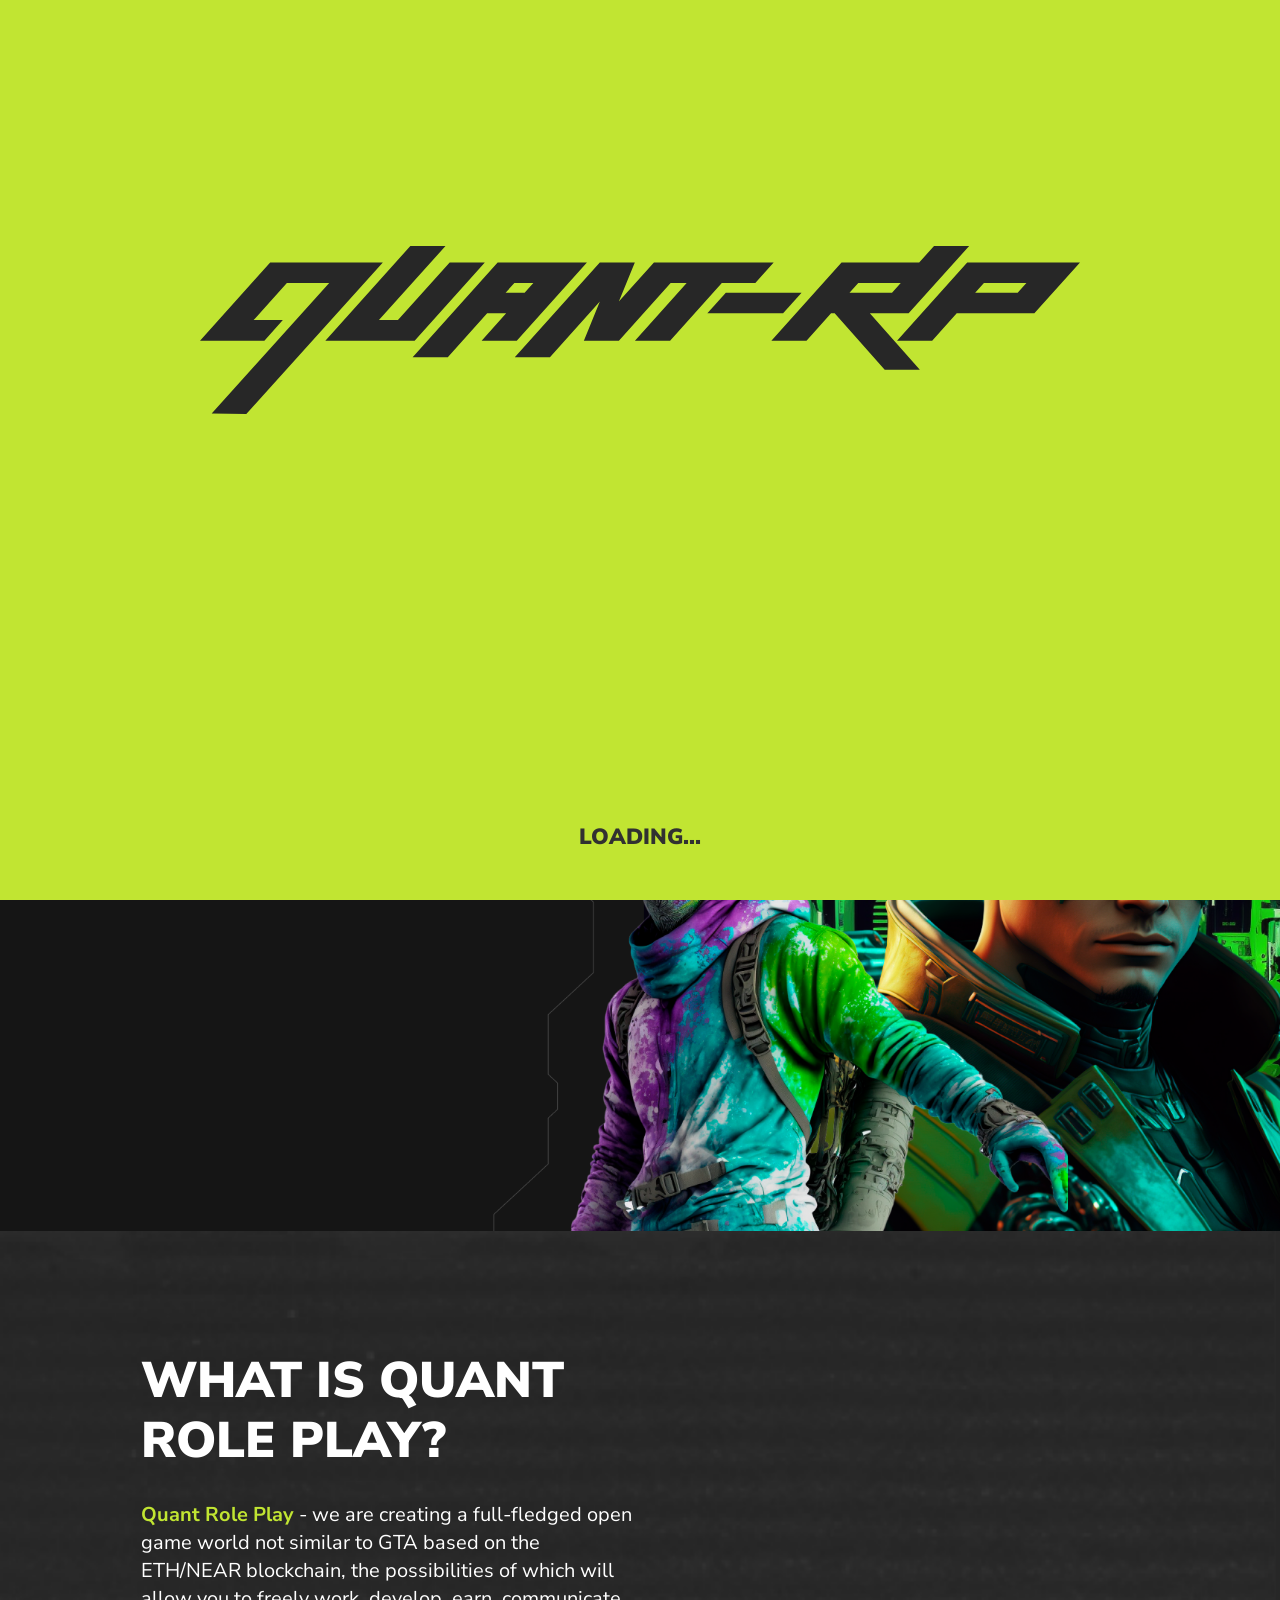
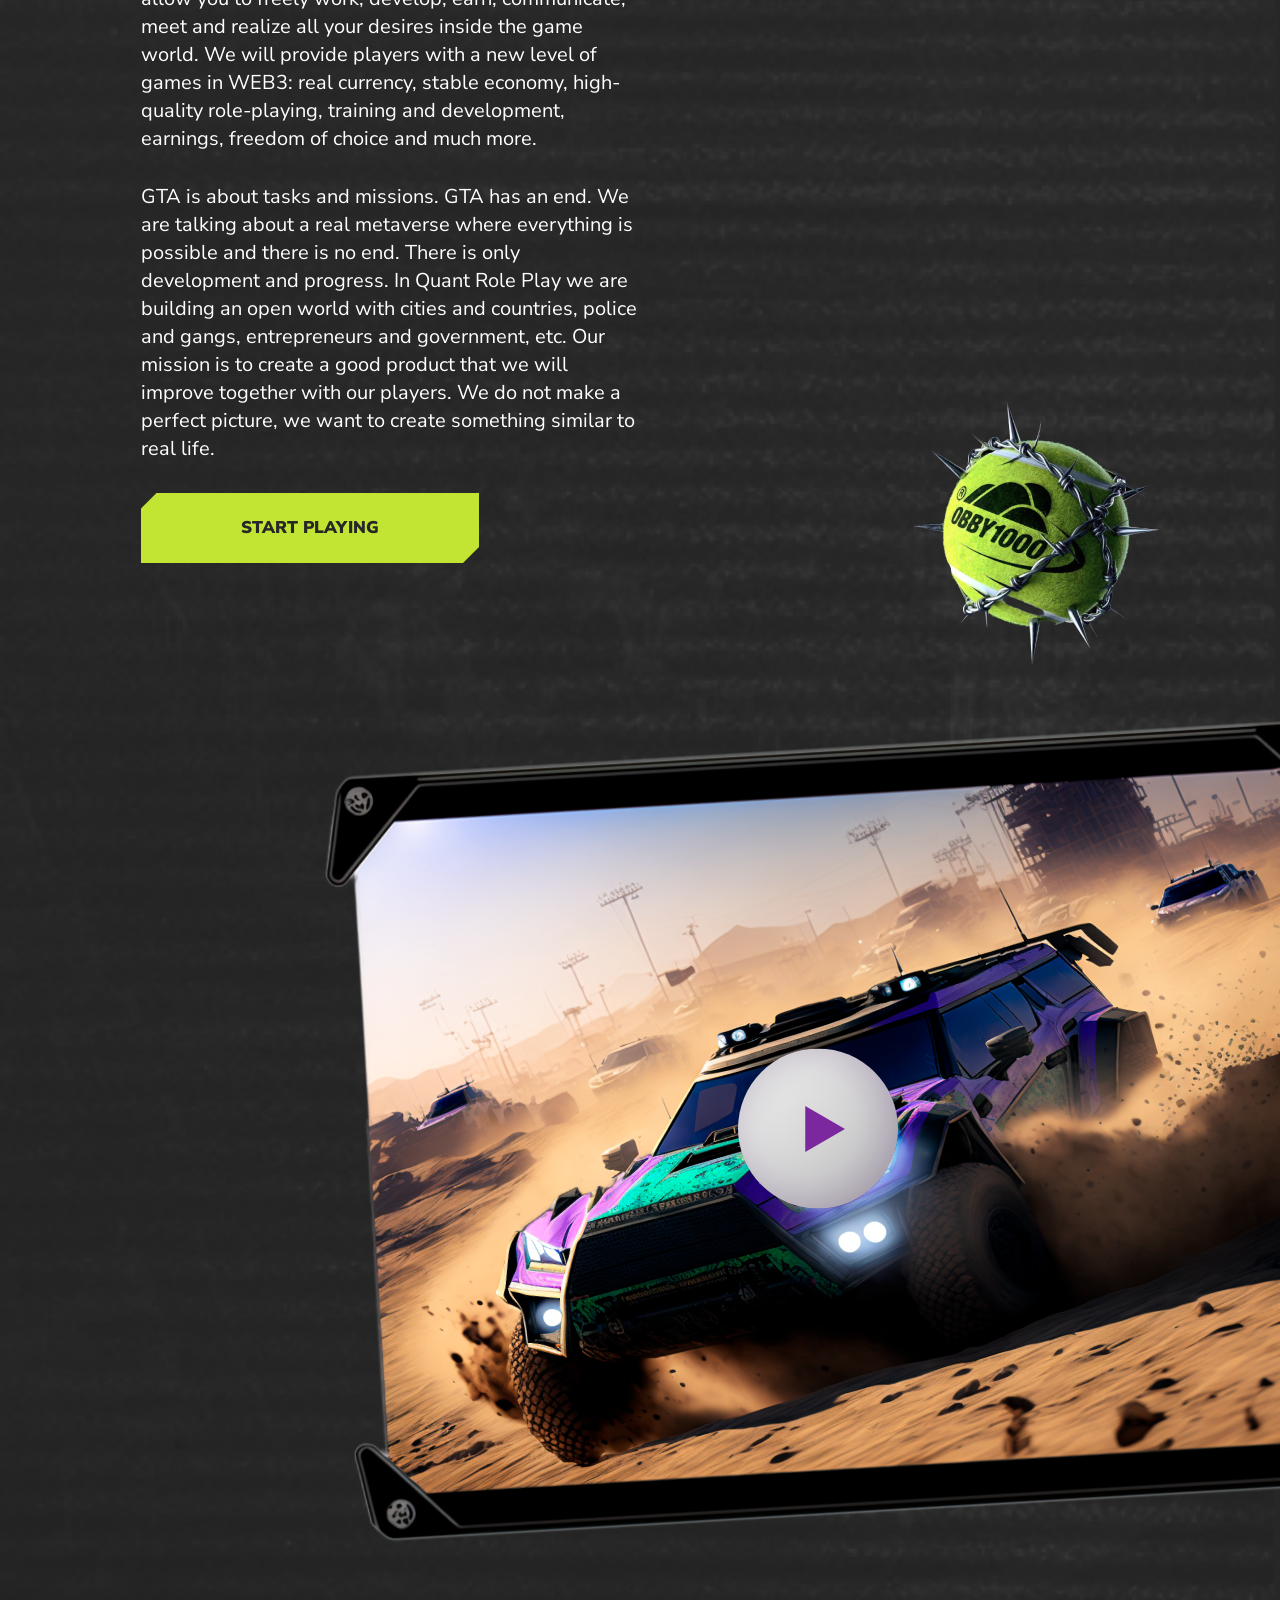
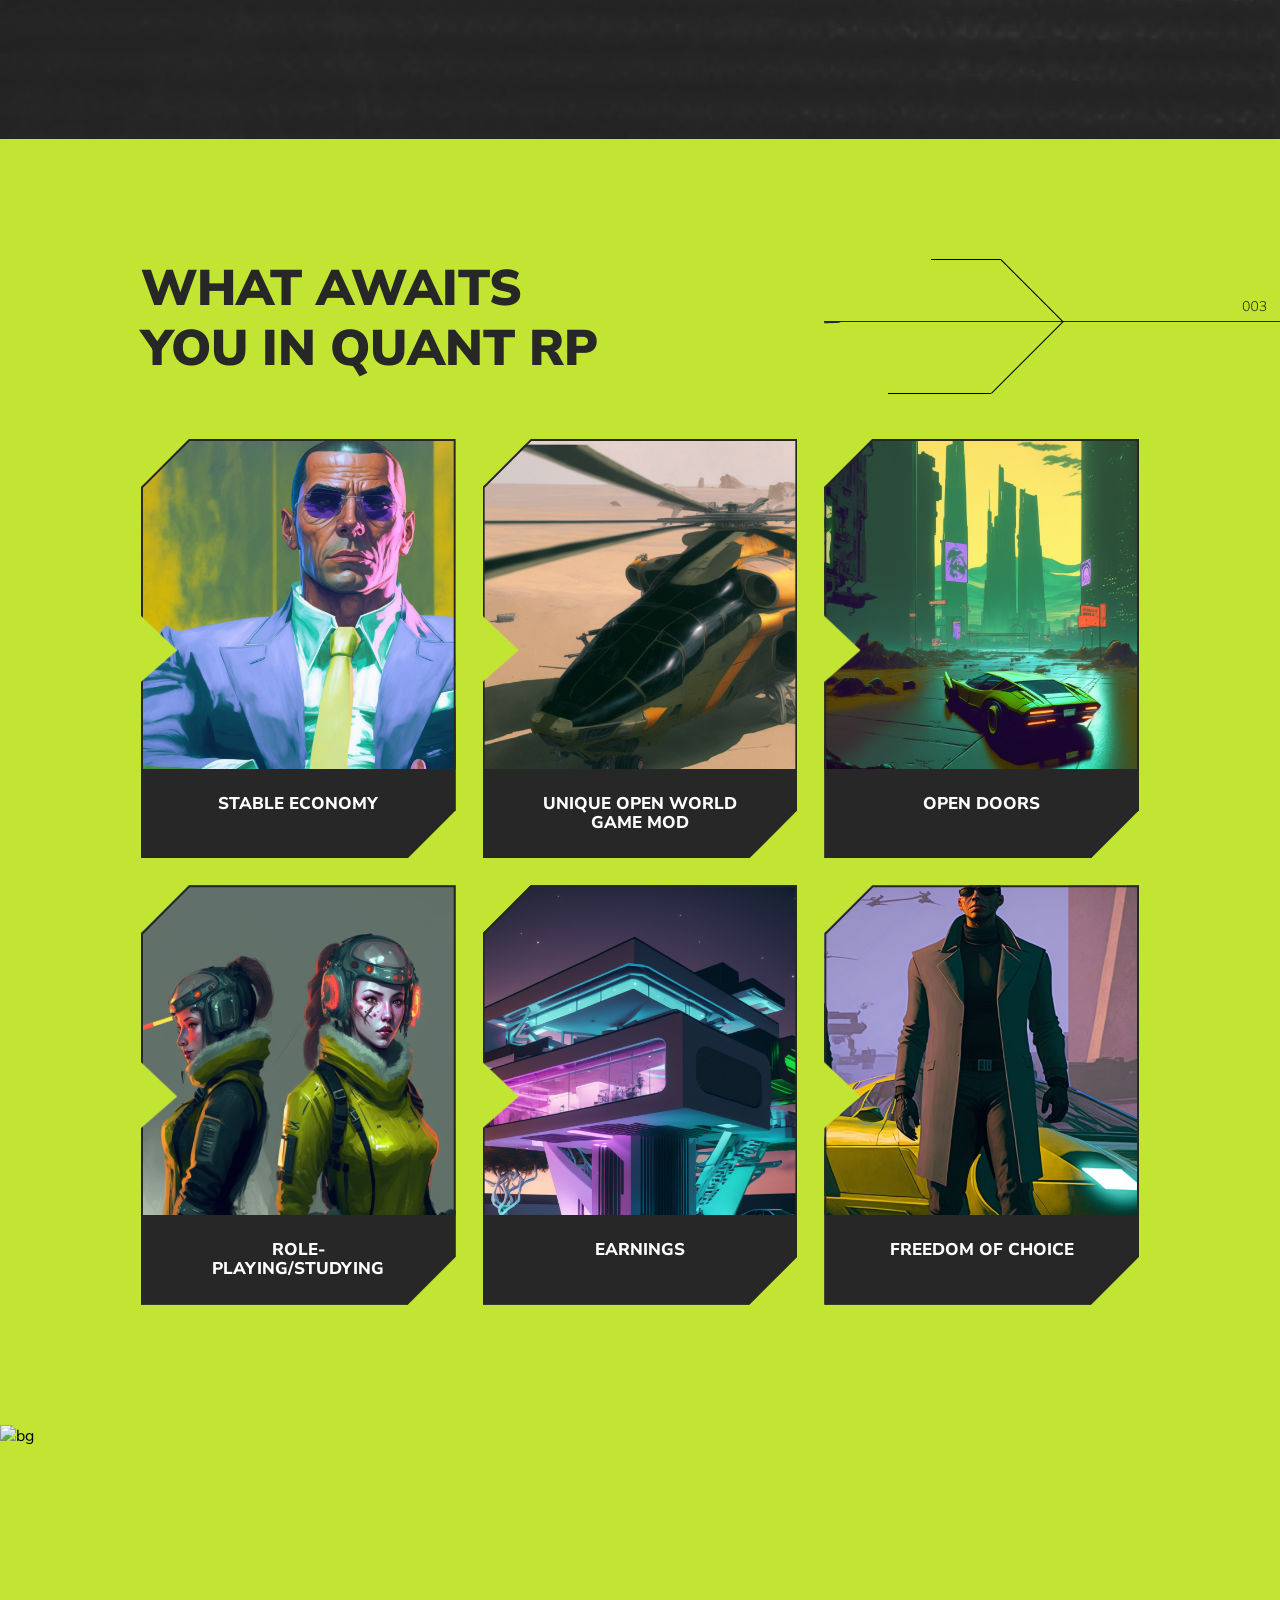
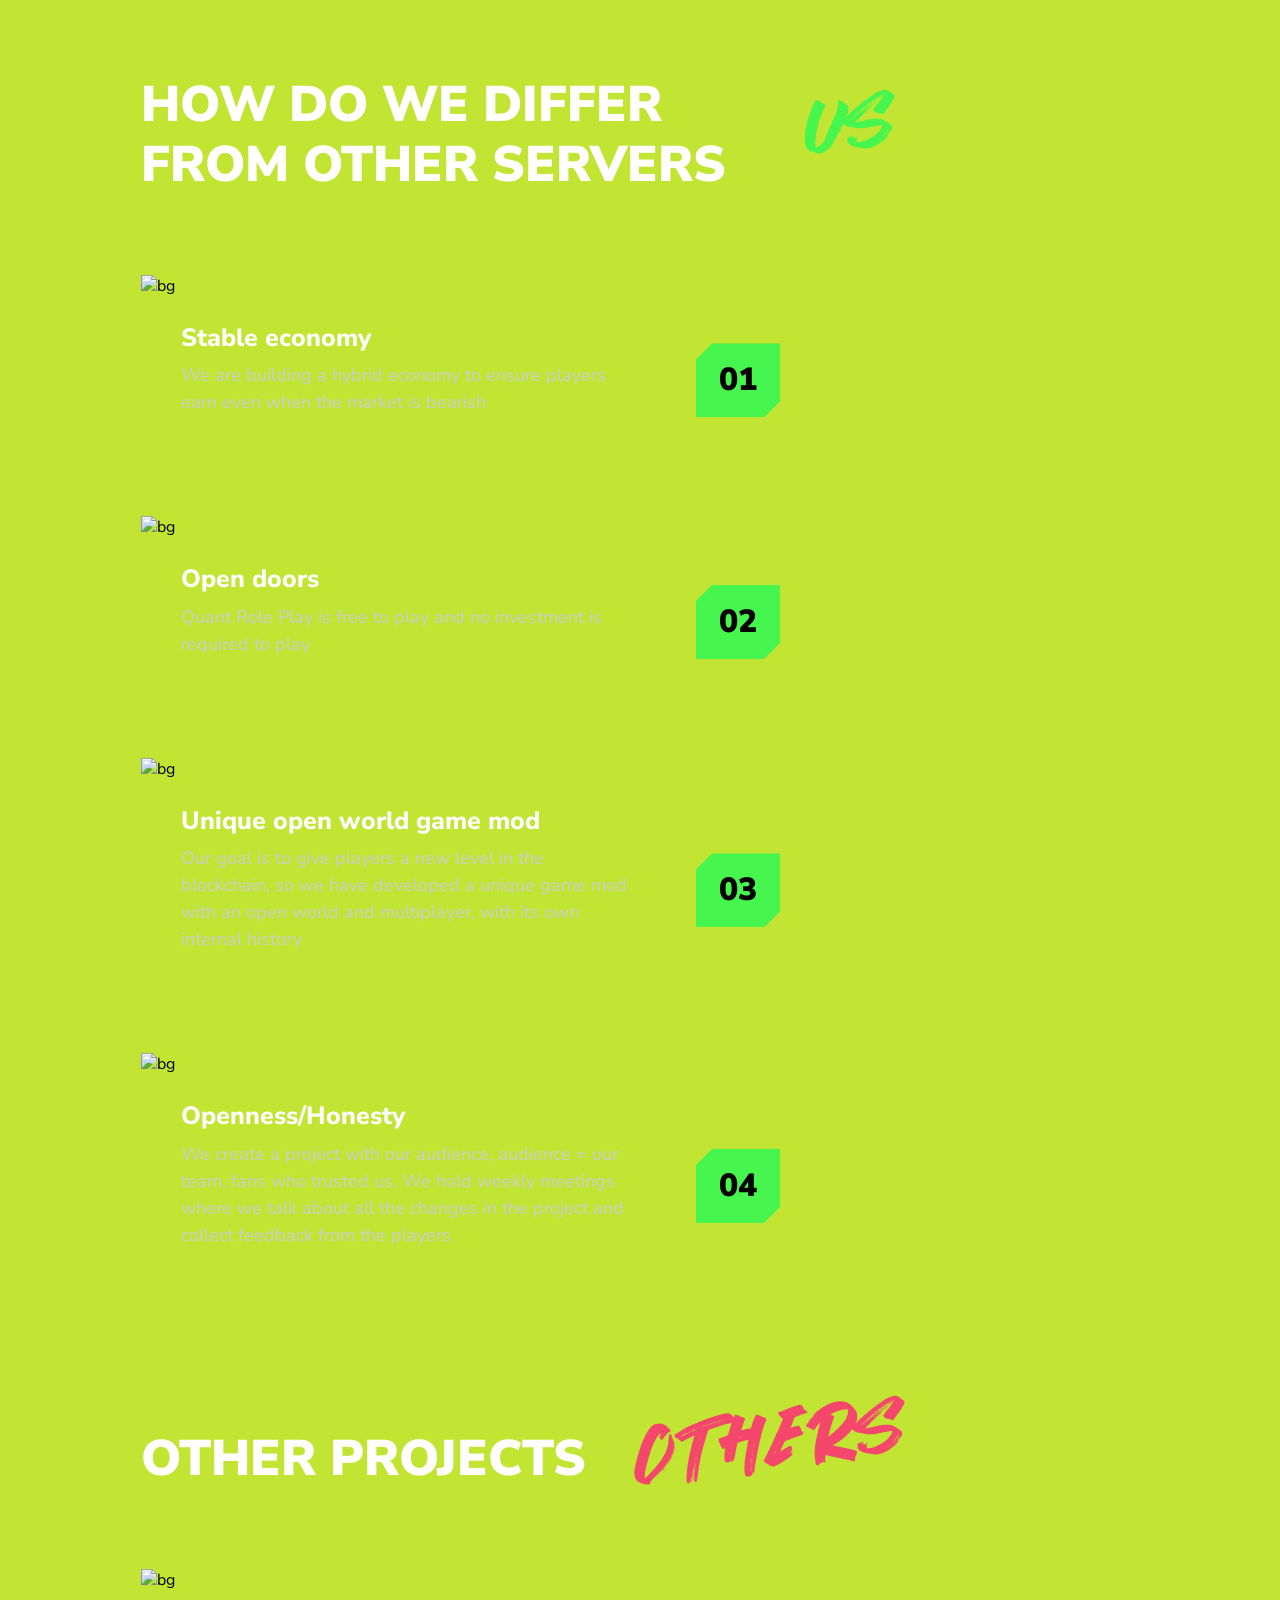
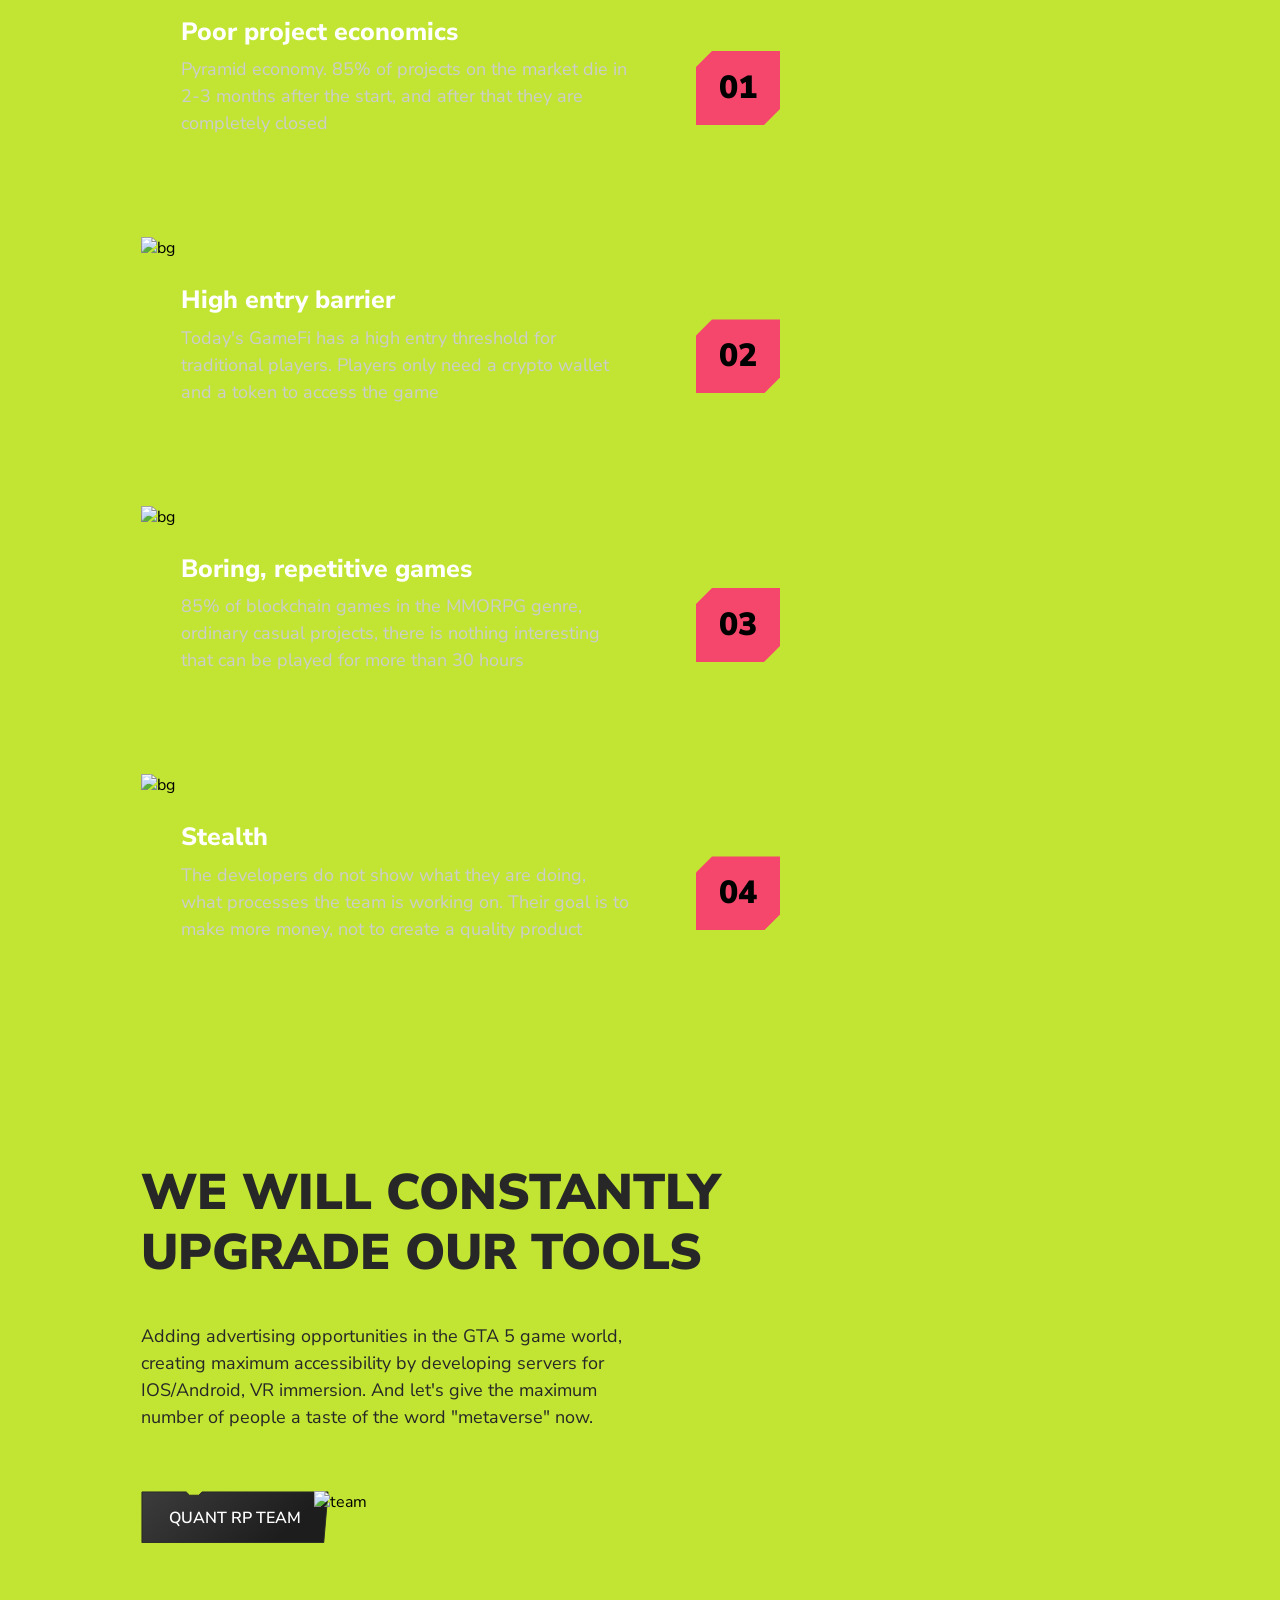
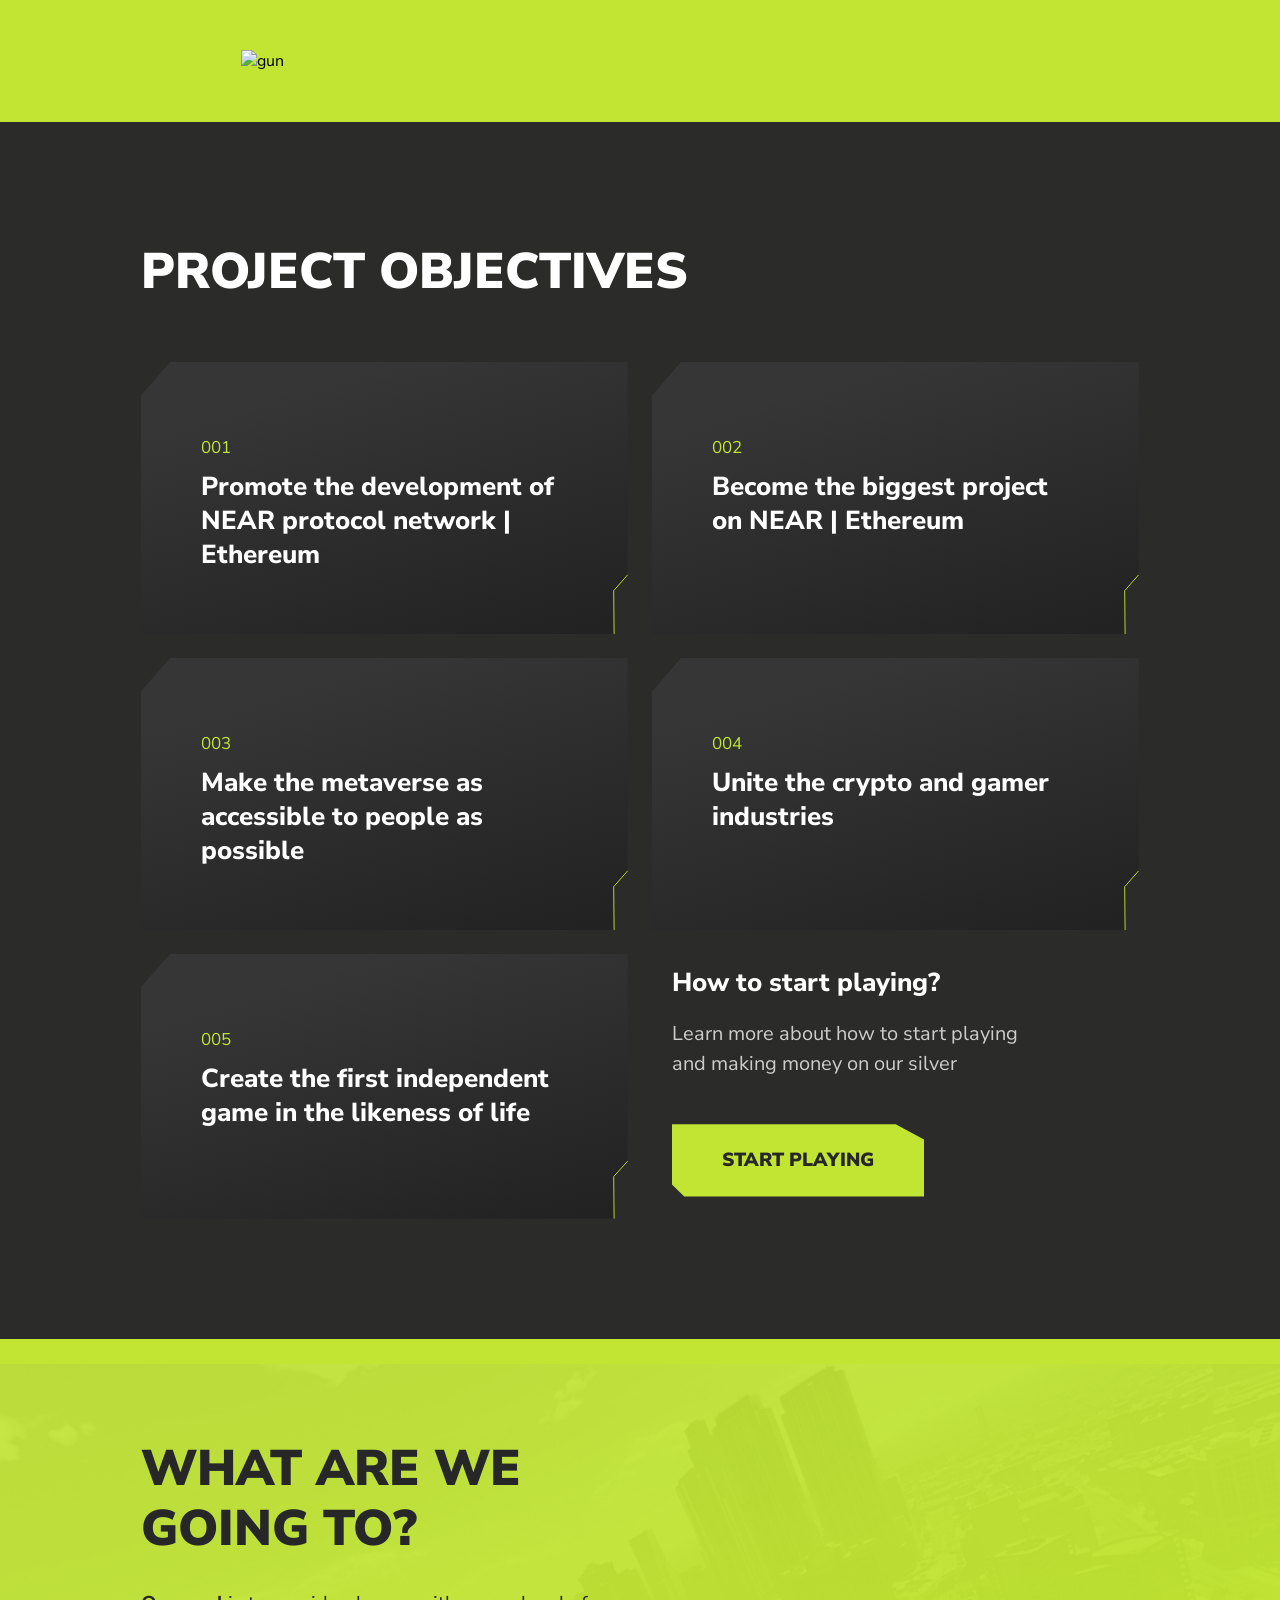
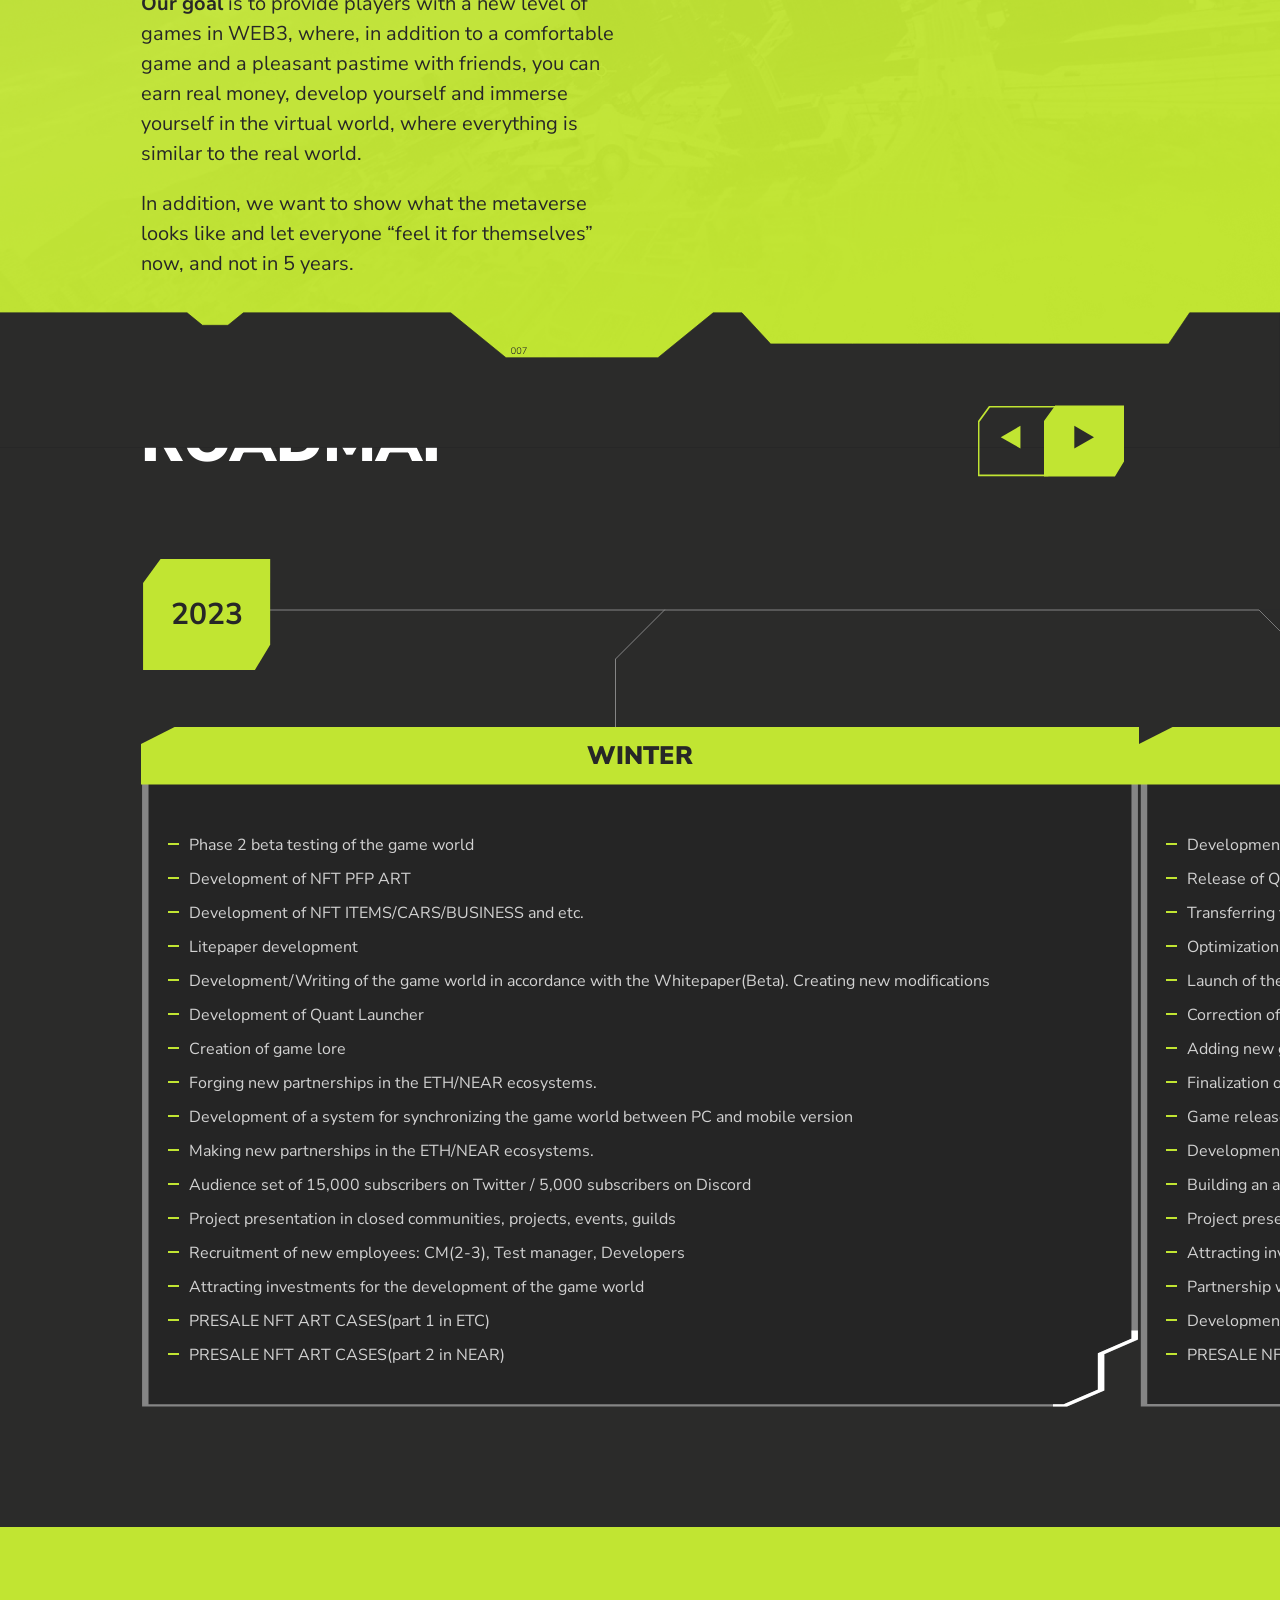
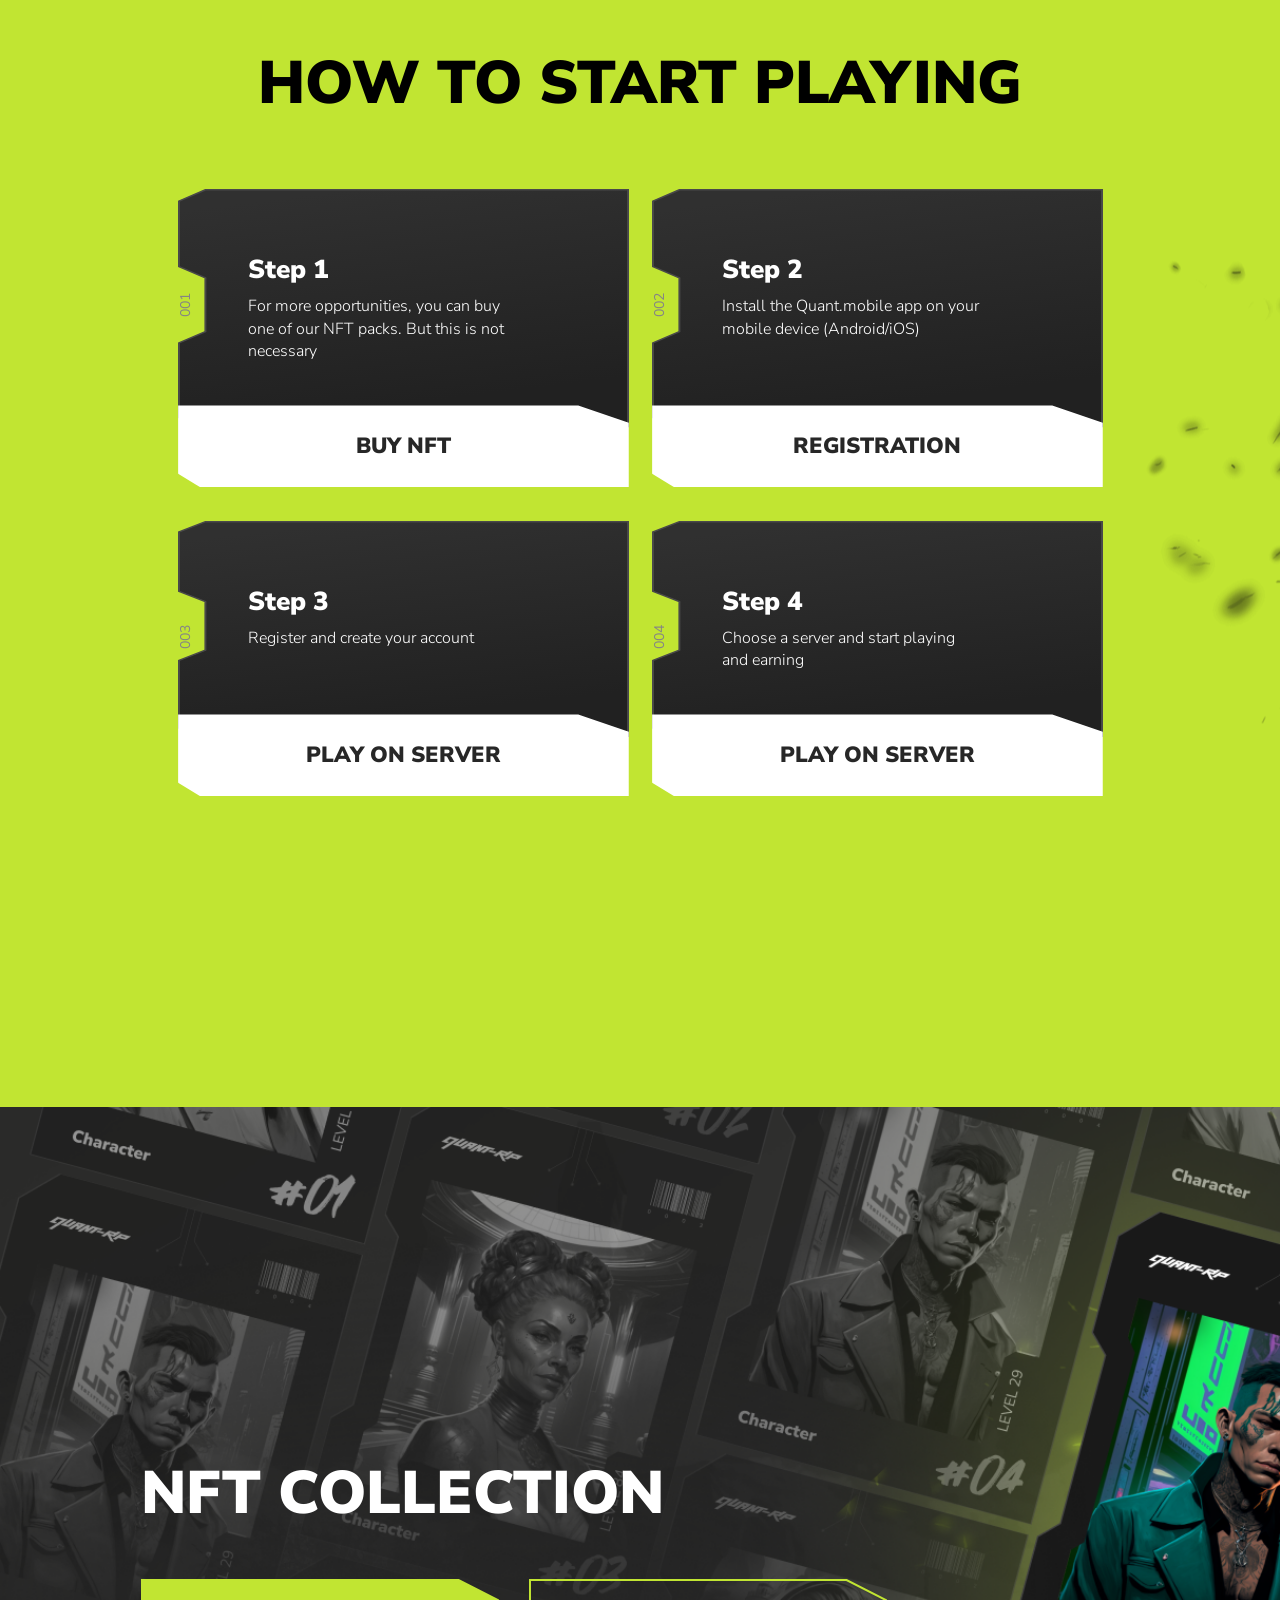
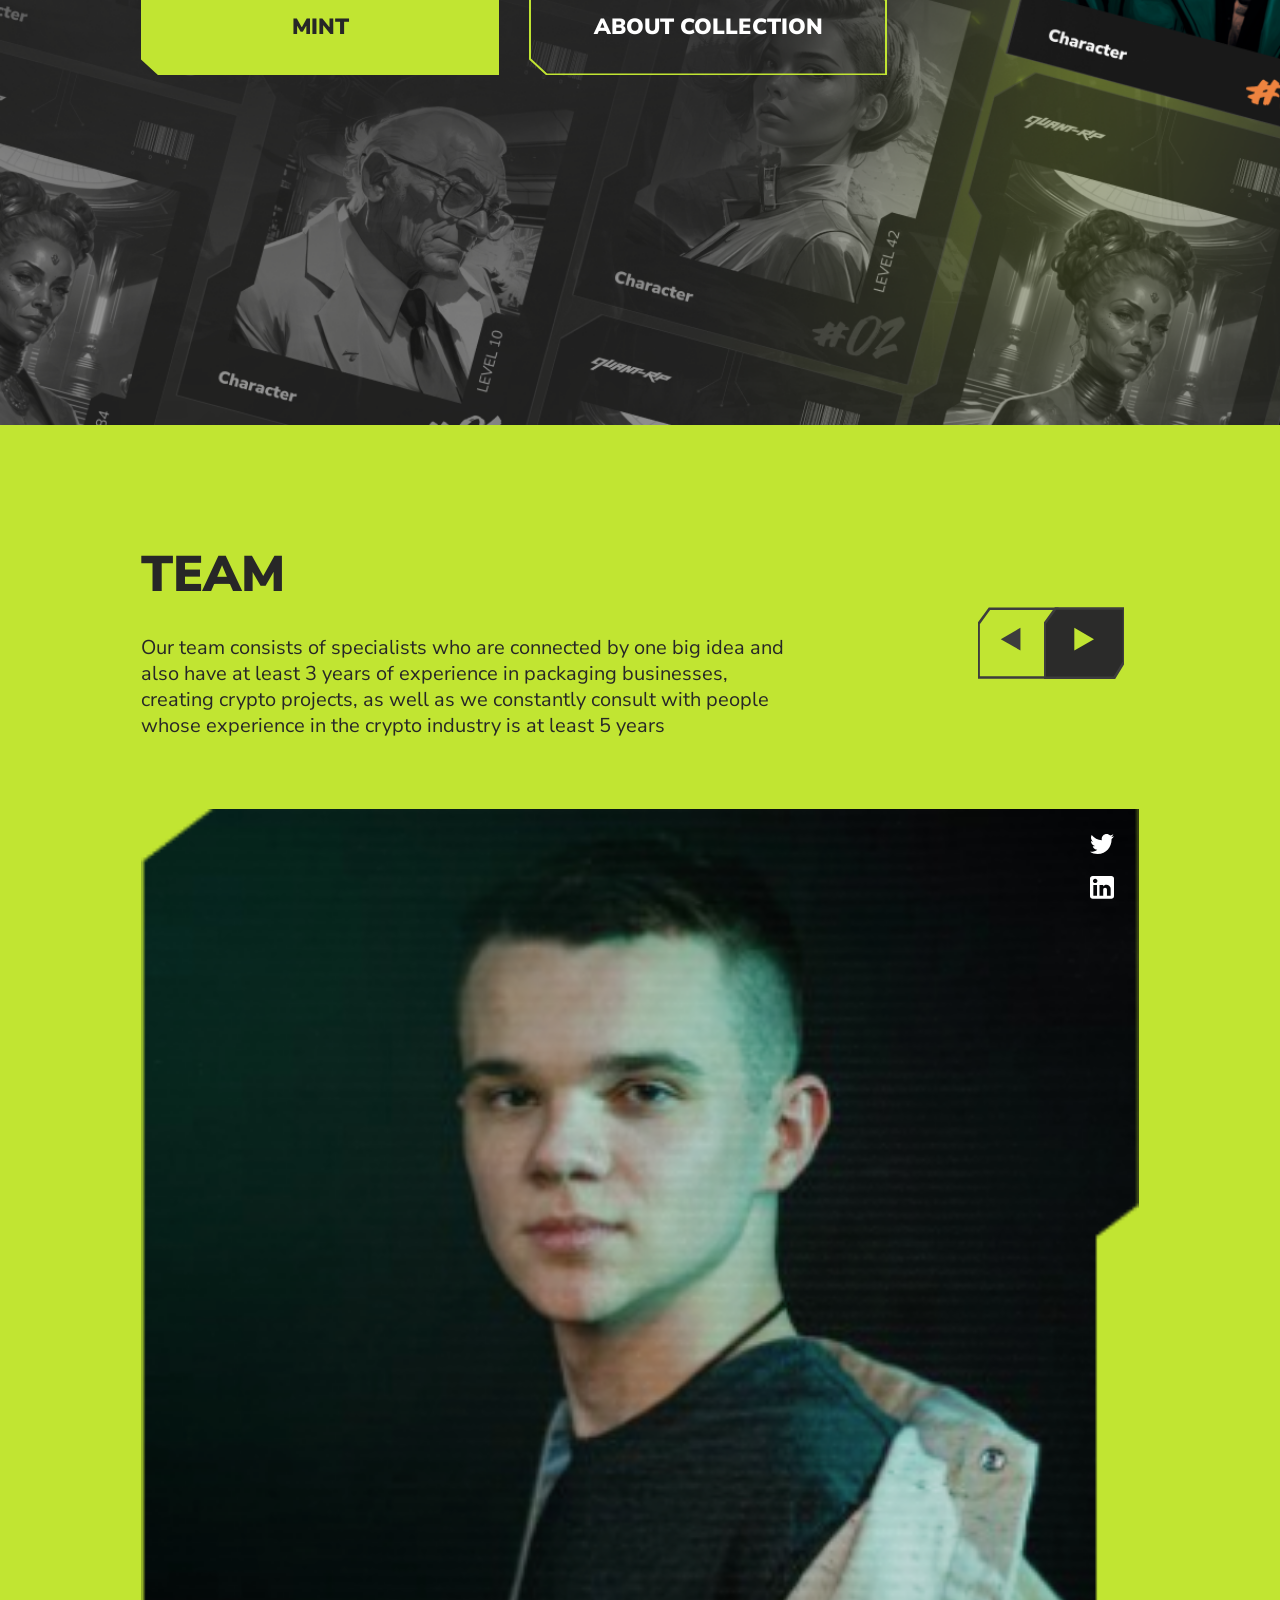
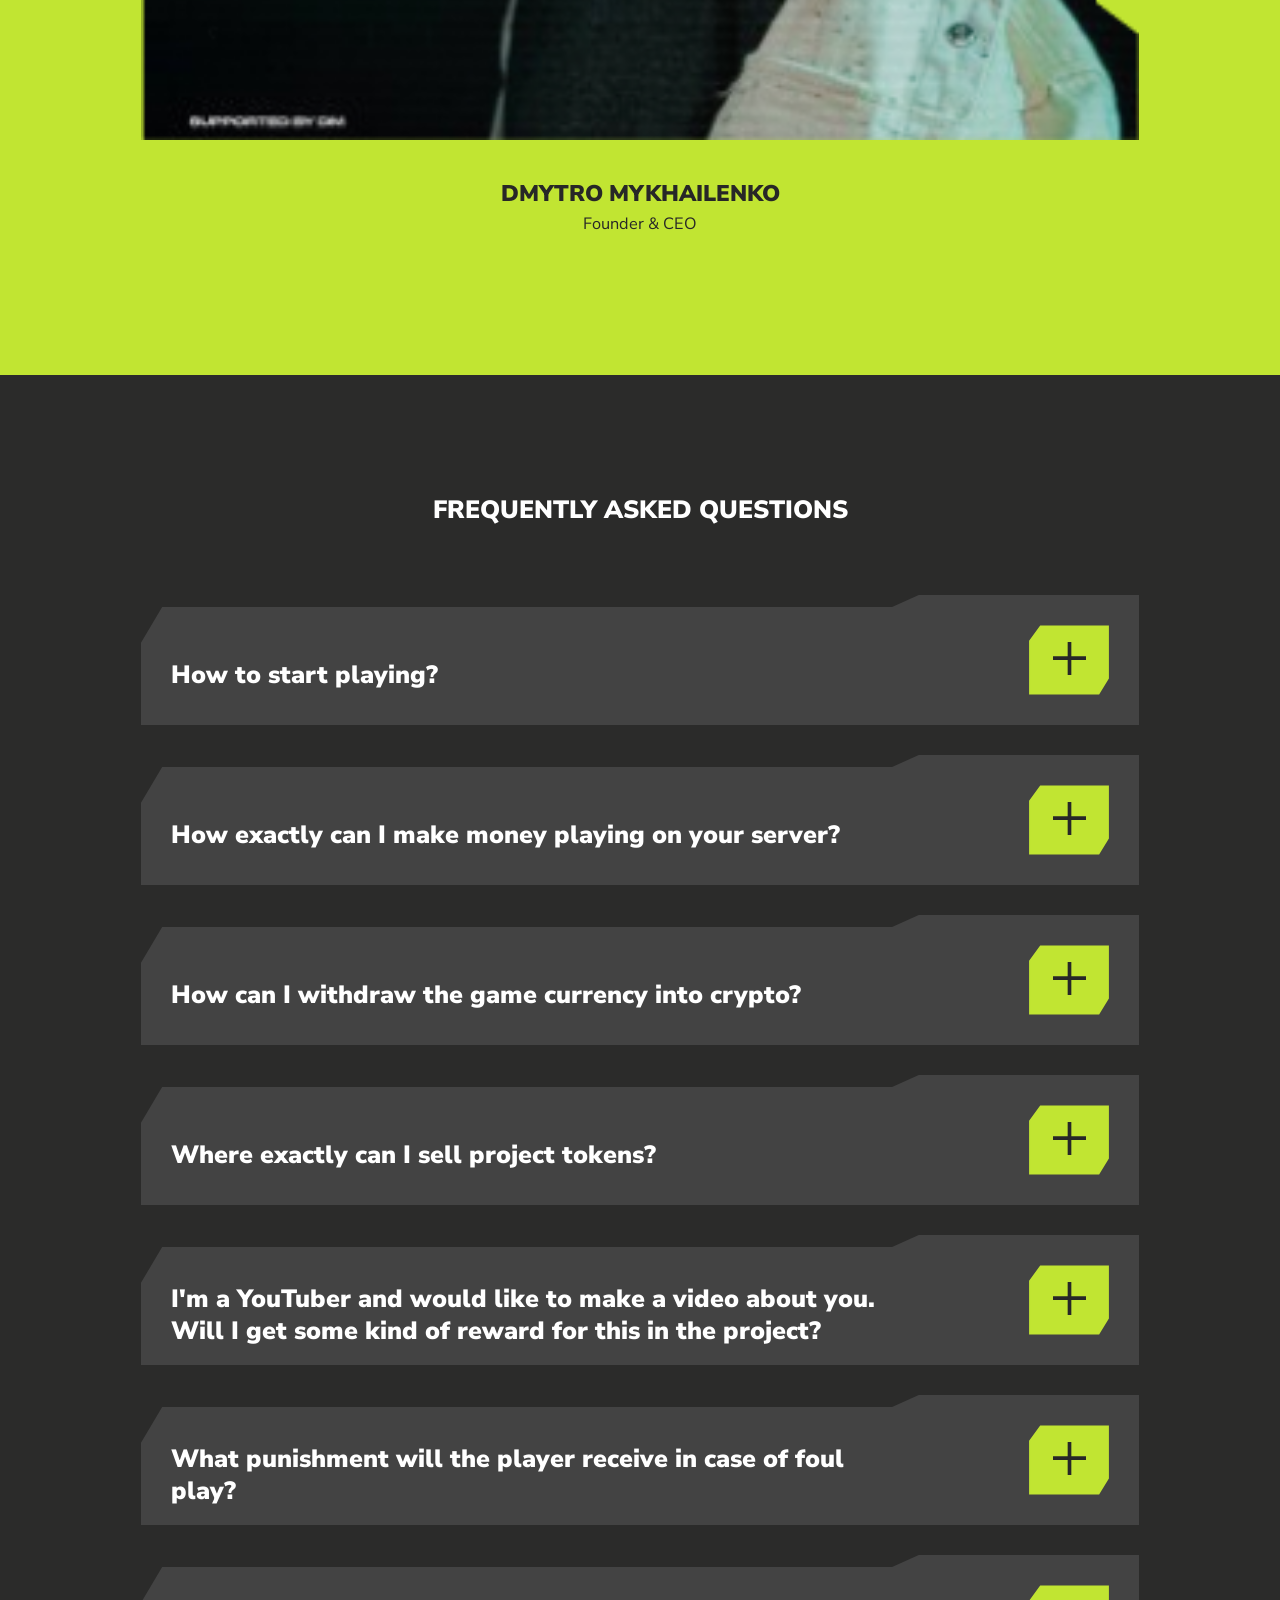
<file: index.html>
<!DOCTYPE html>
<html lang="en">
<head>
    <meta charset="UTF-8">
    <meta http-equiv="X-UA-Compatible" content="IE=edge">
    <meta name="viewport" content="width=device-width, initial-scale=1.0">
    <meta name="description" content="We provide players with a new level of games in WEB3, where in addition to a comfortable game and a pleasant pastime with friends, you can earn real money, develop your character and immerse yourself in the virtual world, where everything is similar to the real world.">
    <meta name="keywords" content="quant, quantrp, quant-rp, metaverse, quant metaverse, sandbox, helix metaverse, gta, gta5, crypto, qrp, qc, quant coin, quant role play, roblox, sandbox game, quant game, quant rp game, quant-rp game, quant role play game">
    <link rel="shortcut icon" href="/success/images/service/icons/favicon.ico" type="image/x-icon">
    <link rel="stylesheet" href="/success/style/style.min.css?v=18s">
    <link rel="stylesheet"href="https://cdn.jsdelivr.net/npm/swiper@8/swiper-bundle.min.css"/>
    <script src="https://cdn.jsdelivr.net/npm/swiper@8/swiper-bundle.min.js"></script>
    <script src="https://code.jquery.com/jquery-3.6.1.min.js"integrity="sha256-o88AwQnZB+VDvE9tvIXrMQaPlFFSUTR+nldQm1LuPXQ="crossorigin="anonymous"></script>
    <script src="/success/scripts/libs/wow.min.js"></script>
    <script src="/success/scripts/libs/jquery.lazy.min.js"></script>
    
    <meta property="og:title" content="QUANT.RP">
    <meta property="og:site_name" content="QUANT.RP">
    <meta property="og:description" content="We provide players with a new level of games in WEB3, where in addition to a comfortable game and a pleasant pastime with friends, you can earn real money, develop your character and immerse yourself in the virtual world, where everything is similar to the real world.">
    <meta property="og:image" content="/success/images/service/meta/meta.jpg">

    <meta name="msapplication-TileColor" content="#603cba">
    <meta name="theme-color" content="#ffffff">


    <title>Quant-RP</title>
</head>
<body>
    <!-- service -->
    <div class="preloader">
        <svg width="880" height="168" viewBox="0 0 880 168" fill="none" xmlns="http://www.w3.org/2000/svg">
            <path d="M214.626 94.647L284.812 16.5066H249.662L197.931 74.1024H178.931L245.495 0H210.344L125.338 94.647H160.488L160.501 94.6338H179.488V94.647H214.626Z" fill="#272727"/>
            <path d="M281.607 94.6462H316.758L386.932 16.5059H371.491H351.781H332.781H305.459H297.643L212.637 111.166H247.787L287.168 67.3148H306.168L281.607 94.6462ZM305.598 46.7834L314.351 37.0373H333.351L324.598 46.7834H305.598Z" fill="#272727"/>
            <path d="M555.337 37.0373L573.691 16.5059H540.264H505.114H489.077H467.189H453.94L418.853 55.5695L434.712 16.7558L434.94 16.5059H434.813H415.825H399.789L314.782 111.153H349.933L399.853 55.5695L383.981 94.3963L383.753 94.6462H383.88H402.88H418.903L470.647 37.0373H486.683L434.94 94.6462H470.09L521.821 37.0373H555.337Z" fill="#272727"/>
            <path d="M708.644 67.3156L769.166 0H734.016L719.183 16.5066H676.686H642.878H641.535L571.361 94.647H606.512L631.06 67.3156H634.67L684.704 123.78H719.854L669.82 67.3156H708.644V67.3156ZM658.256 37.0381H700.753L692 46.7842H649.515L658.256 37.0381Z" fill="#272727"/>
            <path d="M880 16.5059H858.53H844.849H802.352H768.545H767.202L697.028 94.6462H732.178L756.727 67.3148H834.361L880 16.5059ZM783.922 37.0373H826.407L817.654 46.7834H775.169L783.922 37.0373Z" fill="#272727"/>
            <path d="M601.559 46.7832H525.812L507.369 67.3146H583.116L601.559 46.7832Z" fill="#272727"/>
            <path d="M151.799 16.5059H147.682H105.324H76.5454H70.174L0 94.6462H35.1377L35.1503 94.633H64.3726L82.8534 74.1016L53.6312 74.0622L86.8815 37.0373H129.201L11.6788 167.525L46.3224 167.92L182.832 16.5059H151.799Z" fill="#272727"/>
        </svg>                

        <p>loading...<span class="precent_l"></span></p>
    </div>
    
    <!-- endservice -->
    <header>
        <div class="container">
            <div class="logo">
                <svg width="239" height="44" viewBox="0 0 239 44" fill="none" xmlns="http://www.w3.org/2000/svg">
                    <path d="M58.2909 24.7556L77.3529 4.31743H67.8064L53.7567 19.382H48.5964L66.6746 0H57.1281L34.041 24.7556H43.5875L43.591 24.7521H48.7478V24.7556H58.2909Z" fill="white"/>
                    <path d="M76.4818 24.7555H86.0283L105.087 4.31738H100.893H95.5404H90.3801H82.9597H80.8371L57.75 29.0764H67.2965L77.992 17.6068H83.1523L76.4818 24.7555ZM82.9975 12.2367L85.3747 9.68752H90.535L88.1578 12.2367H82.9975Z" fill="white"/>
                    <path d="M150.825 9.68752L155.81 4.31738H146.731H137.184H132.829H126.884H123.286L113.757 14.5347L118.064 4.38275L118.126 4.31738H118.091H112.935H108.579L85.4922 29.0729H95.0387L108.596 14.5347L104.286 24.6902L104.224 24.7555H104.258H109.419H113.771L127.824 9.68752H132.179L118.126 24.7555H127.672L141.722 9.68752H150.825Z" fill="white"/>
                    <path d="M192.46 17.6069L208.898 0H199.351L195.323 4.31743H183.781H174.599H174.234L155.176 24.7556H164.722L171.389 17.6069H172.37L185.959 32.3756H195.505L181.916 17.6069H192.46ZM178.775 9.68756H190.317L187.94 12.2367H176.402L178.775 9.68756Z" fill="white"/>
                    <path d="M239 4.31738H233.169H229.454H217.912H208.73H208.365L189.307 24.7555H198.853L205.52 17.6068H226.605L239 4.31738ZM212.906 9.68752H224.445L222.068 12.2367H210.529L212.906 9.68752Z" fill="white"/>
                    <path d="M163.378 12.2368H142.806L137.797 17.6069H158.369L163.378 12.2368Z" fill="white"/>
                    <path d="M41.2272 4.31738H40.1091H28.6051H20.789H19.0586L0 24.7555H9.54307L9.54651 24.7521H17.483L22.5022 19.382L14.5657 19.3716L23.5962 9.68752H35.0899L3.17184 43.8176L12.5808 43.9208L49.6556 4.31738H41.2272Z" fill="white"/>
                </svg>                                      
            </div>
            <button class="btn-ui-svg mobile open_burger">
                <svg width="74" height="58" viewBox="0 0 74 58" fill="none" xmlns="http://www.w3.org/2000/svg">
                    <path d="M10.9108 1L1 13.1654V57H64.3418L73 44.2149V1H10.9108Z" fill="white" stroke="#272727" stroke-width="2"/>
                    <line x1="21" y1="20.4" x2="52.2" y2="20.4" stroke="#272727" stroke-width="3.2"/>
                    <line x1="21" y1="28.4" x2="52.2" y2="28.4" stroke="#272727" stroke-width="3.2"/>
                    <line x1="21" y1="36.4" x2="52.2" y2="36.4" stroke="#272727" stroke-width="3.2"/>
                </svg>                                       
            </button>
            <nav class="header-menu">
                <ul class="list">
                    <li class="header mobile_b">
                        <div class="logo">
                            <svg width="156" height="29" viewBox="0 0 156 29" fill="none" xmlns="http://www.w3.org/2000/svg">
                                <path d="M38.0471 16.1584L50.4893 2.81807H44.2581L35.0876 12.651H31.7194L43.5193 0H37.2881L22.2188 16.1584H28.4499L28.4522 16.1562H31.8182V16.1584H38.0471Z" fill="white"/>
                                <path d="M49.921 16.1587H56.1521L68.5921 2.81836H65.8548H62.3609H58.9927H54.1492H52.7637L37.6943 18.979H43.9255L50.9067 11.4926H54.2749L49.921 16.1587ZM54.1739 7.98745L55.7255 6.32355H59.0937L57.5421 7.98745H54.1739Z" fill="white"/>
                                <path d="M98.4461 6.32355L101.7 2.81836H95.774H89.5428H86.7H82.8198H80.4711L74.2511 9.48743L77.0624 2.86102L77.1028 2.81836H77.0804H73.7144H70.8716L55.8022 18.9768H62.0334L70.8829 9.48743L68.0693 16.1161L68.0289 16.1587H68.0513H71.4195H74.2601L83.4328 6.32355H86.2756L77.1028 16.1587H83.334L92.5046 6.32355H98.4461Z" fill="white"/>
                                <path d="M125.624 11.4923L136.352 0H130.121L127.492 2.81807H119.958H113.965H113.727L101.287 16.1584H107.518L111.87 11.4923H112.51L121.38 21.1322H127.611L118.741 11.4923H125.624ZM116.691 6.32326H124.225L122.673 7.98716H115.142L116.691 6.32326Z" fill="white"/>
                                <path d="M156 2.81836H152.194H149.769H142.235H136.242H136.004L123.564 16.1587H129.795L134.147 11.4926H147.909L156 2.81836ZM138.968 6.32355H146.499L144.948 7.98745H137.416L138.968 6.32355Z" fill="white"/>
                                <path d="M106.64 7.98633H93.2123L89.9429 11.4915H103.371L106.64 7.98633Z" fill="white"/>
                                <path d="M26.9098 2.81836H26.18H18.6711H13.5694H12.4399L0 16.1587H6.22895L6.23119 16.1565H11.4115L14.6877 12.6513L9.50734 12.6446L15.4017 6.32355H22.9039L2.07033 28.6009L8.2117 28.6683L32.4112 2.81836H26.9098Z" fill="white"/>
                            </svg>                                
                        </div>
                        <button class="btn-ui-none close_burger">
                            <svg width="28" height="28" viewBox="0 0 28 28" fill="none" xmlns="http://www.w3.org/2000/svg">
                                <path d="M1 1L27 27" stroke="white" stroke-width="1.5"/>
                                <path d="M27 1L0.999998 27" stroke="white" stroke-width="1.5"/>
                            </svg>                                
                        </button>
                    </li>
                    <li class="list"><a href="/">Home</a></li>
                    <li class="list"><a  data-scroll="#news">News</a></li>
                    <li class="list"><a  class="popup-open" data-type=".page-dev">Forum</a></li>
                    <li class="list"><a href="#shop">Shop</a></li>
                    <li class="link"><a href="https://t.me/quantroleplay">Telegram channel</a></li>
                    <li class="list mobile_b"><a data-scroll="#faq">Faq</a></li>
                    <li class="select mobile_b">
                        <div class="select">
                            <div class="display">
                                <span class="title">En</span>

                                <svg width="11" height="6" viewBox="0 0 11 6" fill="none" xmlns="http://www.w3.org/2000/svg">
                                    <path d="M5.5 6L0.736861 -8.97232e-07L10.2631 -6.44184e-08L5.5 6Z" fill="white"/>
                                </svg>                                    
                            </div>
                            <ul class="list">
                                <li><a href="/ru">RU</a></li>
                                <li><a class="popup-open" data-type=".page-dev">UA</a></li>
                            </ul>
                        </div>
                    </li>
                    <li class="button mobile_b"><button class="btn-ui-1 btn-outline popup-open" data-type=".page-dev">Personal account</button></li>
                    <li class="pre mobile_b">sell.quant-rp.com</li>
                </ul>
            </nav>
            <div class="button-wrapper">
                <button class="btn-ui-1 white" data-link="/ru">En</button>
                <button class="btn-ui-1 btn-outline-white  popup-open" data-type=".page-dev">Personal account</button>
            </div>
        </div>
    </header>
    <main class="main-page">
        <section class="main__section">
            <div class="background-images ">
                <svg class="bg_1" width="53" height="147" viewBox="0 0 53 147" fill="none" xmlns="http://www.w3.org/2000/svg">
                    <path d="M3 1L30 28H52.5V70.5L19.5 103.5V146H-3" stroke="#494949"/>
                </svg>                    
                
                <img class="bg_2" src="/success/images/service/bg/bg1.png" alt="bg"/>

                <!-- <ul class="social mobile">
                    <li><a target="_blank" href="https://twitter.com/quantrp">
                        <svg width="17" height="14" viewBox="0 0 17 14" fill="none" xmlns="http://www.w3.org/2000/svg">
                            <path d="M17 1.64706C16.3743 1.93529 15.6998 2.12471 15.001 2.21529C15.7161 1.77882 16.2686 1.08706 16.5287 0.255294C15.8542 0.667059 15.1066 0.955294 14.3184 1.12C13.6764 0.411765 12.7744 0 11.7505 0C9.84082 0 8.28059 1.58118 8.28059 3.53294C8.28059 3.81294 8.3131 4.08471 8.36998 4.34C5.47706 4.19177 2.90105 2.78353 1.18642 0.650588C0.885755 1.16941 0.715105 1.77882 0.715105 2.42118C0.715105 3.64824 1.32457 4.73529 2.26721 5.35294C1.69025 5.35294 1.15392 5.18824 0.682601 4.94118V4.96588C0.682601 6.67882 1.88528 8.11176 3.47801 8.43294C2.96665 8.57476 2.42981 8.59449 1.90966 8.49059C2.13037 9.19263 2.56263 9.80692 3.14566 10.2471C3.7287 10.6873 4.4332 10.9313 5.16013 10.9447C3.9279 11.9333 2.40048 12.4677 0.828872 12.46C0.552581 12.46 0.276291 12.4435 0 12.4106C1.54398 13.4153 3.3805 14 5.34704 14C11.7505 14 15.2691 8.61412 15.2691 3.94471C15.2691 3.78824 15.2691 3.64 15.261 3.48353C15.9436 2.98941 16.5287 2.36353 17 1.64706Z" fill="#C1E532"/>
                        </svg>                                        
                    </a></li>
                    <li><a target="_blank" href="https://t.me/quantroleplay">
                        <svg width="16" height="14" viewBox="0 0 16 14" fill="none" xmlns="http://www.w3.org/2000/svg">
                            <path d="M15.9544 1.27421L13.5399 13.1549C13.3576 13.9933 12.8826 14.202 12.2077 13.8072L8.52847 10.9785L6.75342 12.7602C6.55683 12.9653 6.39281 13.1364 6.01392 13.1364L6.27852 9.22728L13.097 2.79888C13.3936 2.5234 13.0324 2.37016 12.6363 2.64623L4.20687 8.18441L0.577911 6.99902C-0.211315 6.74202 -0.225603 6.17557 0.7425 5.78024L14.9366 0.0745113C15.5938 -0.182482 16.1687 0.227157 15.9544 1.27481V1.27421Z" fill="#C1E532"/>
                        </svg>                                                                                
                    </a></li>
                    <li><a target="_blank" href="https://discord.com/invite/rMYy9Y8YpE">
                        <svg width="19" height="14" viewBox="0 0 19 14" fill="none" xmlns="http://www.w3.org/2000/svg">
                            <path d="M16.0842 1.16111C14.873 0.624476 13.5747 0.227835 12.217 0.00229442C12.2049 1.40627e-05 12.1924 0.00148361 12.1812 0.00649985C12.17 0.0115161 12.1607 0.0198309 12.1545 0.0302926C11.9882 0.317274 11.803 0.69136 11.6732 0.986896C10.2332 0.775539 8.76934 0.775539 7.32942 0.986896C7.18481 0.659365 7.02174 0.340002 6.84097 0.0302926C6.83485 0.0197021 6.82558 0.0111992 6.8144 0.00591873C6.80323 0.000638253 6.79068 -0.00116878 6.77843 0.000738897C5.42156 0.22628 4.12326 0.62292 2.91125 1.16033C2.90083 1.16463 2.89199 1.17195 2.88592 1.18133C0.422327 4.73943 -0.252946 8.20964 0.0787532 11.6363C0.0796762 11.6447 0.0823279 11.6528 0.0865469 11.6602C0.0907659 11.6675 0.0964639 11.674 0.103294 11.6791C1.54123 12.7076 3.14506 13.491 4.84762 13.9967C4.85948 14.0003 4.87218 14.0003 4.88404 13.9967C4.8959 13.9931 4.90638 13.986 4.91411 13.9765C5.28048 13.4951 5.60514 12.9844 5.88467 12.4498C5.88855 12.4425 5.89078 12.4345 5.89122 12.4262C5.89167 12.418 5.8903 12.4098 5.88722 12.4021C5.88415 12.3944 5.87943 12.3875 5.87339 12.3818C5.86735 12.376 5.86012 12.3717 5.85221 12.3689C5.34081 12.1797 4.84531 11.9514 4.37025 11.6861C4.36172 11.6813 4.35453 11.6745 4.34932 11.6663C4.34412 11.6581 4.34106 11.6488 4.34044 11.6392C4.33981 11.6295 4.34162 11.6199 4.34572 11.6111C4.34982 11.6023 4.35608 11.5947 4.36392 11.5889C4.46367 11.5165 4.56342 11.4411 4.65841 11.3657C4.66696 11.3589 4.67726 11.3546 4.68817 11.3532C4.69907 11.3518 4.71014 11.3534 4.72016 11.3579C7.82895 12.7298 11.1958 12.7298 14.2682 11.3579C14.2782 11.3532 14.2894 11.3513 14.3005 11.3526C14.3115 11.3538 14.322 11.3581 14.3307 11.3649C14.4257 11.4411 14.5247 11.5165 14.6252 11.5889C14.6331 11.5946 14.6395 11.6021 14.6437 11.6108C14.6479 11.6195 14.6499 11.6291 14.6494 11.6387C14.649 11.6484 14.6461 11.6577 14.641 11.666C14.636 11.6743 14.6289 11.6812 14.6205 11.6861C14.1471 11.9536 13.6547 12.1799 13.1377 12.3681C13.1298 12.371 13.1225 12.3754 13.1165 12.3812C13.1104 12.387 13.1057 12.394 13.1027 12.4018C13.0996 12.4095 13.0982 12.4178 13.0987 12.4261C13.0991 12.4343 13.1014 12.4424 13.1053 12.4498C13.3902 12.9841 13.7164 13.4927 14.075 13.9757C14.0825 13.9856 14.0929 13.993 14.1048 13.9969C14.1167 14.0008 14.1295 14.001 14.1415 13.9975C15.847 13.4932 17.4534 12.7094 18.893 11.6791C18.9 11.6743 18.9059 11.668 18.9102 11.6608C18.9146 11.6535 18.9174 11.6455 18.9183 11.6371C19.3141 7.67535 18.2549 4.23313 16.1087 1.18288C16.1035 1.17297 16.0948 1.16524 16.0842 1.16111ZM6.34936 9.54967C5.41364 9.54967 4.64179 8.71828 4.64179 7.69868C4.64179 6.6783 5.3986 5.84769 6.34936 5.84769C7.30725 5.84769 8.07198 6.6853 8.05694 7.69868C8.05694 8.71906 7.30013 9.54967 6.34936 9.54967ZM12.6627 9.54967C11.7262 9.54967 10.9551 8.71828 10.9551 7.69868C10.9551 6.6783 11.7112 5.84769 12.6627 5.84769C13.6206 5.84769 14.3853 6.6853 14.3703 7.69868C14.3703 8.71906 13.6214 9.54967 12.6627 9.54967Z" fill="#C1E532"/>
                        </svg>                                                                                                                      
                    </a></li>
                    <li><a target="_blank" href="https://www.youtube.com/channel/UC0phuSWD6ikw34RIxiB4-6g">
                        <svg width="22" height="15" viewBox="0 0 22 15" fill="none" xmlns="http://www.w3.org/2000/svg">
                            <path d="M20.5913 2.20099C20.4723 1.77623 20.2403 1.39168 19.9202 1.08821C19.591 0.775408 19.1875 0.551654 18.7478 0.438066C17.1023 0.0043449 10.5097 0.004345 10.5097 0.004345C7.76137 -0.0269244 5.01368 0.110606 2.28218 0.416161C1.84249 0.53814 1.43976 0.766894 1.10982 1.08208C0.78562 1.39401 0.550797 1.77866 0.428129 2.20011C0.133455 3.78757 -0.00971781 5.39944 0.000540779 7.01398C-0.00997368 8.62707 0.132848 10.2384 0.428129 11.8278C0.548169 12.2476 0.782115 12.6305 1.10719 12.9398C1.43226 13.2491 1.83707 13.4725 2.28218 13.5908C3.94959 14.0236 10.5097 14.0236 10.5097 14.0236C13.2616 14.0549 16.0128 13.9174 18.7478 13.6118C19.1875 13.4982 19.591 13.2745 19.9202 12.9617C20.2402 12.6582 20.4719 12.2736 20.5905 11.8489C20.8928 10.262 21.0399 8.6495 21.0294 7.03413C21.0522 5.41193 20.9054 3.7918 20.5913 2.20011V2.20099ZM8.41386 10.0141V4.01473L13.8989 7.01486L8.41386 10.0141Z" fill="#C1E532"/>
                        </svg>                                                                                                                                                           
                    </a></li>
                    <li><a target="_blank" href="https://www.tiktok.com/@plizgta?lang=ru-RU">
                        <svg width="13" height="15" viewBox="0 0 13 15" fill="none" xmlns="http://www.w3.org/2000/svg">
                            <path d="M11.3815 3.02217C11.2802 2.9733 11.1817 2.91973 11.0862 2.86165C10.8086 2.69039 10.5542 2.4886 10.3282 2.26064C9.76229 1.65652 9.55098 1.04369 9.47365 0.615021H9.47632C9.41166 0.258521 9.43832 0.0283203 9.44299 0.0283203H6.86655V9.32532C6.86655 9.44975 6.86655 9.57356 6.86122 9.6955C6.86122 9.71043 6.85922 9.72412 6.85855 9.74092C6.85855 9.74714 6.85855 9.75461 6.85655 9.76145V9.76705C6.8295 10.1005 6.71504 10.4227 6.52324 10.7052C6.33144 10.9877 6.06819 11.2219 5.75665 11.3872C5.43163 11.5597 5.06402 11.6502 4.69008 11.6497C3.49019 11.6497 2.51695 10.7364 2.51695 9.6084C2.51695 8.4798 3.49019 7.56646 4.69008 7.56646C4.9174 7.56646 5.14337 7.60005 5.35936 7.666L5.36269 5.21717C4.70676 5.13818 4.0404 5.18697 3.40569 5.36045C2.77098 5.53393 2.18169 5.82833 1.67502 6.22507C1.23096 6.58502 0.857619 7.01453 0.571788 7.49429C0.463131 7.66912 0.0525015 8.37278 0.00317261 9.51383C-0.0281579 10.1609 0.18049 10.8328 0.279814 11.1097V11.1159C0.341809 11.2789 0.584453 11.8364 0.979084 12.3061C1.29732 12.6831 1.67332 13.0144 2.09498 13.2891V13.2829L2.10098 13.2891C3.34754 14.0793 4.73075 14.0276 4.73075 14.0276C4.97006 14.0183 5.77199 14.0276 6.68257 13.6251C7.69248 13.1784 8.26709 12.5133 8.26709 12.5133C8.63447 12.1158 8.92662 11.6628 9.13101 11.1738C9.36433 10.6014 9.44165 9.91575 9.44165 9.642V4.70886C9.47298 4.72628 9.88961 4.98323 9.88961 4.98323C9.88961 4.98323 10.4896 5.34222 11.4248 5.57553C12.0954 5.74165 13 5.77711 13 5.77711V3.38987C12.6834 3.42222 12.0401 3.3289 11.3808 3.0228L11.3815 3.02217Z" fill="#C1E532"/>
                        </svg>                                                                                                                                                                                                
                    </a></li>
                </ul> -->

            </div>
            <div class="container">
                <div class="main-content">
                    <div class="left">
                        <div class="frist">
                            <span class="pre">Play, develop, earn and create your own future</span>
                            <h1>Welcome to the First Quant Role Play Metaverse</h1>
                        </div>
                        <div class="second">
                            <p>We provide players with a new level of games in WEB3, where in addition to a comfortable game and a pleasant pastime with friends, you can earn real money, develop yourself and immerse yourself in the virtual world, where everything is similar to the real world.</p>
                            <div class="button-wrapper">
                                <button data-scroll="#how-play" class="btn-ui-svg sF">
                                    <svg data-gradient="url(#paint0_linear_106_1202)" class="bg" preserveAspectRatio="none" width="338" height="97" viewBox="0 0 338 97" fill="none" xmlns="http://www.w3.org/2000/svg">
                                        <path d="M1 80.5249L16.7705 96H337V21.2036L299.764 1H1V80.5249Z" fill="white" stroke="white"/>
                                            
                                
                                            <defs>
                                            <linearGradient id="paint0_linear_106_1202" x1="275" y1="8.99993" x2="66.5" y2="139.5" gradientUnits="userSpaceOnUse">
                                            <stop stop-color="white"/>
                                            <stop offset="1" stop-color="white" stop-opacity="0.33"/>
                                            </linearGradient>
                                            </defs>
                                            
                                            
                                                                                    
                                            <!-- <defs>
                                            <linearGradient id="paint0_linear_106_1202" x1="266.5" y1="52.5" x2="48" y2="196.5" gradientUnits="userSpaceOnUse">
                                            <stop stop-color="white"/>
                                            <stop offset="1" stop-color="white" stop-opacity="0"/>
                                            </linearGradient>
                                            </defs> -->
                                                                                
                                                                        
                                    </svg> 
                                                                        
                                    <span class="title">start playing</span>
                                </button>
                                <button class="btn-ui-svg empty" data-scroll="#s_w">
                                    <svg class="bg" preserveAspectRatio="none" width="338" height="97" viewBox="0 0 338 97" fill="none" xmlns="http://www.w3.org/2000/svg">
                                        <path d="M1 80.5249L16.7705 96H337V21.2036L299.764 1H1V80.5249Z" stroke="white"/>
                                    </svg>                                                                      
                                    <span class="title">learn more</span>
                                </button>
                            </div>
                        </div>
                    </div>
                    <div class="right">
                        <div class="video_wrapper">
                            <div class="component_dsk">
                                <img src="/success/images/service/bg/component_ui_1.png" alt="bg"/>
                                <div class="video_dsk popup-open" data-type=".yt">
                                    <span class="title_mob">intro video</span>
                                    <button class="btn-none play">
                                        <svg width="61" height="61" viewBox="0 0 61 61" fill="none" xmlns="http://www.w3.org/2000/svg">
                                            <circle cx="30.5" cy="30.5" r="30.5" fill="url(#paint0_linear_150_1164)"/>
                                            <path d="M40.7937 30.6905L25.639 39.4401L25.639 21.941L40.7937 30.6905Z" fill="#383838"/>
                                            <defs>
                                            <linearGradient id="paint0_linear_150_1164" x1="30.5" y1="-9.68576e-07" x2="63" y2="66" gradientUnits="userSpaceOnUse">
                                            <stop stop-color="#CECECE"/>
                                            <stop offset="1" stop-color="white"/>
                                            </linearGradient>
                                            </defs>
                                        </svg>                                            
                                    </button>
                                    <img src="/success/images/resourse/video/video_dsk.png" alt="dsk"/>
                                </div>
                            </div>
                        </div>
                        <div class="controlls">
                            <a data-scroll="#s_w">scroll for more 
                                <svg width="13" height="19" viewBox="0 0 13 19" fill="none" xmlns="http://www.w3.org/2000/svg">
                                    <line x1="6.65475" y1="18.3452" x2="0.654752" y2="12.3452" stroke="#272727" stroke-width="0.97651"/>
                                    <line y1="-0.488255" x2="8.48528" y2="-0.488255" transform="matrix(0.707107 -0.707107 -0.707107 -0.707107 6.00012 18)" stroke="#272727" stroke-width="0.97651"/>
                                    <line x1="6.48832" y1="-2.13423e-08" x2="6.48832" y2="18" stroke="#272727" stroke-width="0.97651"/>
                                    </svg>                                    
                            </a>

                            <ul class="social">
                                <li><a target="_blank" href="https://twitter.com/quantrp">
                                    <svg width="17" height="14" viewBox="0 0 17 14" fill="none" xmlns="http://www.w3.org/2000/svg">
                                        <path d="M17 1.64706C16.3743 1.93529 15.6998 2.12471 15.001 2.21529C15.7161 1.77882 16.2686 1.08706 16.5287 0.255294C15.8542 0.667059 15.1066 0.955294 14.3184 1.12C13.6764 0.411765 12.7744 0 11.7505 0C9.84082 0 8.28059 1.58118 8.28059 3.53294C8.28059 3.81294 8.3131 4.08471 8.36998 4.34C5.47706 4.19177 2.90105 2.78353 1.18642 0.650588C0.885755 1.16941 0.715105 1.77882 0.715105 2.42118C0.715105 3.64824 1.32457 4.73529 2.26721 5.35294C1.69025 5.35294 1.15392 5.18824 0.682601 4.94118V4.96588C0.682601 6.67882 1.88528 8.11176 3.47801 8.43294C2.96665 8.57476 2.42981 8.59449 1.90966 8.49059C2.13037 9.19263 2.56263 9.80692 3.14566 10.2471C3.7287 10.6873 4.4332 10.9313 5.16013 10.9447C3.9279 11.9333 2.40048 12.4677 0.828872 12.46C0.552581 12.46 0.276291 12.4435 0 12.4106C1.54398 13.4153 3.3805 14 5.34704 14C11.7505 14 15.2691 8.61412 15.2691 3.94471C15.2691 3.78824 15.2691 3.64 15.261 3.48353C15.9436 2.98941 16.5287 2.36353 17 1.64706Z" fill="#C1E532"/>
                                    </svg>                                        
                                </a></li>
                                <li><a target="_blank" href="https://t.me/quantroleplay">
                                    <svg width="16" height="14" viewBox="0 0 16 14" fill="none" xmlns="http://www.w3.org/2000/svg">
                                        <path d="M15.9544 1.27421L13.5399 13.1549C13.3576 13.9933 12.8826 14.202 12.2077 13.8072L8.52847 10.9785L6.75342 12.7602C6.55683 12.9653 6.39281 13.1364 6.01392 13.1364L6.27852 9.22728L13.097 2.79888C13.3936 2.5234 13.0324 2.37016 12.6363 2.64623L4.20687 8.18441L0.577911 6.99902C-0.211315 6.74202 -0.225603 6.17557 0.7425 5.78024L14.9366 0.0745113C15.5938 -0.182482 16.1687 0.227157 15.9544 1.27481V1.27421Z" fill="#C1E532"/>
                                    </svg>                                                                                
                                </a></li>
                                <li><a target="_blank" href="https://discord.com/invite/rMYy9Y8YpE">
                                    <svg width="19" height="14" viewBox="0 0 19 14" fill="none" xmlns="http://www.w3.org/2000/svg">
                                        <path d="M16.0842 1.16111C14.873 0.624476 13.5747 0.227835 12.217 0.00229442C12.2049 1.40627e-05 12.1924 0.00148361 12.1812 0.00649985C12.17 0.0115161 12.1607 0.0198309 12.1545 0.0302926C11.9882 0.317274 11.803 0.69136 11.6732 0.986896C10.2332 0.775539 8.76934 0.775539 7.32942 0.986896C7.18481 0.659365 7.02174 0.340002 6.84097 0.0302926C6.83485 0.0197021 6.82558 0.0111992 6.8144 0.00591873C6.80323 0.000638253 6.79068 -0.00116878 6.77843 0.000738897C5.42156 0.22628 4.12326 0.62292 2.91125 1.16033C2.90083 1.16463 2.89199 1.17195 2.88592 1.18133C0.422327 4.73943 -0.252946 8.20964 0.0787532 11.6363C0.0796762 11.6447 0.0823279 11.6528 0.0865469 11.6602C0.0907659 11.6675 0.0964639 11.674 0.103294 11.6791C1.54123 12.7076 3.14506 13.491 4.84762 13.9967C4.85948 14.0003 4.87218 14.0003 4.88404 13.9967C4.8959 13.9931 4.90638 13.986 4.91411 13.9765C5.28048 13.4951 5.60514 12.9844 5.88467 12.4498C5.88855 12.4425 5.89078 12.4345 5.89122 12.4262C5.89167 12.418 5.8903 12.4098 5.88722 12.4021C5.88415 12.3944 5.87943 12.3875 5.87339 12.3818C5.86735 12.376 5.86012 12.3717 5.85221 12.3689C5.34081 12.1797 4.84531 11.9514 4.37025 11.6861C4.36172 11.6813 4.35453 11.6745 4.34932 11.6663C4.34412 11.6581 4.34106 11.6488 4.34044 11.6392C4.33981 11.6295 4.34162 11.6199 4.34572 11.6111C4.34982 11.6023 4.35608 11.5947 4.36392 11.5889C4.46367 11.5165 4.56342 11.4411 4.65841 11.3657C4.66696 11.3589 4.67726 11.3546 4.68817 11.3532C4.69907 11.3518 4.71014 11.3534 4.72016 11.3579C7.82895 12.7298 11.1958 12.7298 14.2682 11.3579C14.2782 11.3532 14.2894 11.3513 14.3005 11.3526C14.3115 11.3538 14.322 11.3581 14.3307 11.3649C14.4257 11.4411 14.5247 11.5165 14.6252 11.5889C14.6331 11.5946 14.6395 11.6021 14.6437 11.6108C14.6479 11.6195 14.6499 11.6291 14.6494 11.6387C14.649 11.6484 14.6461 11.6577 14.641 11.666C14.636 11.6743 14.6289 11.6812 14.6205 11.6861C14.1471 11.9536 13.6547 12.1799 13.1377 12.3681C13.1298 12.371 13.1225 12.3754 13.1165 12.3812C13.1104 12.387 13.1057 12.394 13.1027 12.4018C13.0996 12.4095 13.0982 12.4178 13.0987 12.4261C13.0991 12.4343 13.1014 12.4424 13.1053 12.4498C13.3902 12.9841 13.7164 13.4927 14.075 13.9757C14.0825 13.9856 14.0929 13.993 14.1048 13.9969C14.1167 14.0008 14.1295 14.001 14.1415 13.9975C15.847 13.4932 17.4534 12.7094 18.893 11.6791C18.9 11.6743 18.9059 11.668 18.9102 11.6608C18.9146 11.6535 18.9174 11.6455 18.9183 11.6371C19.3141 7.67535 18.2549 4.23313 16.1087 1.18288C16.1035 1.17297 16.0948 1.16524 16.0842 1.16111ZM6.34936 9.54967C5.41364 9.54967 4.64179 8.71828 4.64179 7.69868C4.64179 6.6783 5.3986 5.84769 6.34936 5.84769C7.30725 5.84769 8.07198 6.6853 8.05694 7.69868C8.05694 8.71906 7.30013 9.54967 6.34936 9.54967ZM12.6627 9.54967C11.7262 9.54967 10.9551 8.71828 10.9551 7.69868C10.9551 6.6783 11.7112 5.84769 12.6627 5.84769C13.6206 5.84769 14.3853 6.6853 14.3703 7.69868C14.3703 8.71906 13.6214 9.54967 12.6627 9.54967Z" fill="#C1E532"/>
                                    </svg>                                                                                                                      
                                </a></li>
                                <li><a target="_blank" href="https://www.youtube.com/channel/UC0phuSWD6ikw34RIxiB4-6g">
                                    <svg width="22" height="15" viewBox="0 0 22 15" fill="none" xmlns="http://www.w3.org/2000/svg">
                                        <path d="M20.5913 2.20099C20.4723 1.77623 20.2403 1.39168 19.9202 1.08821C19.591 0.775408 19.1875 0.551654 18.7478 0.438066C17.1023 0.0043449 10.5097 0.004345 10.5097 0.004345C7.76137 -0.0269244 5.01368 0.110606 2.28218 0.416161C1.84249 0.53814 1.43976 0.766894 1.10982 1.08208C0.78562 1.39401 0.550797 1.77866 0.428129 2.20011C0.133455 3.78757 -0.00971781 5.39944 0.000540779 7.01398C-0.00997368 8.62707 0.132848 10.2384 0.428129 11.8278C0.548169 12.2476 0.782115 12.6305 1.10719 12.9398C1.43226 13.2491 1.83707 13.4725 2.28218 13.5908C3.94959 14.0236 10.5097 14.0236 10.5097 14.0236C13.2616 14.0549 16.0128 13.9174 18.7478 13.6118C19.1875 13.4982 19.591 13.2745 19.9202 12.9617C20.2402 12.6582 20.4719 12.2736 20.5905 11.8489C20.8928 10.262 21.0399 8.6495 21.0294 7.03413C21.0522 5.41193 20.9054 3.7918 20.5913 2.20011V2.20099ZM8.41386 10.0141V4.01473L13.8989 7.01486L8.41386 10.0141Z" fill="#C1E532"/>
                                    </svg>                                                                                                                                                           
                                </a></li>
                                <li><a target="_blank" href="https://www.tiktok.com/@plizgta?lang=ru-RU">
                                    <svg width="13" height="15" viewBox="0 0 13 15" fill="none" xmlns="http://www.w3.org/2000/svg">
                                        <path d="M11.3815 3.02217C11.2802 2.9733 11.1817 2.91973 11.0862 2.86165C10.8086 2.69039 10.5542 2.4886 10.3282 2.26064C9.76229 1.65652 9.55098 1.04369 9.47365 0.615021H9.47632C9.41166 0.258521 9.43832 0.0283203 9.44299 0.0283203H6.86655V9.32532C6.86655 9.44975 6.86655 9.57356 6.86122 9.6955C6.86122 9.71043 6.85922 9.72412 6.85855 9.74092C6.85855 9.74714 6.85855 9.75461 6.85655 9.76145V9.76705C6.8295 10.1005 6.71504 10.4227 6.52324 10.7052C6.33144 10.9877 6.06819 11.2219 5.75665 11.3872C5.43163 11.5597 5.06402 11.6502 4.69008 11.6497C3.49019 11.6497 2.51695 10.7364 2.51695 9.6084C2.51695 8.4798 3.49019 7.56646 4.69008 7.56646C4.9174 7.56646 5.14337 7.60005 5.35936 7.666L5.36269 5.21717C4.70676 5.13818 4.0404 5.18697 3.40569 5.36045C2.77098 5.53393 2.18169 5.82833 1.67502 6.22507C1.23096 6.58502 0.857619 7.01453 0.571788 7.49429C0.463131 7.66912 0.0525015 8.37278 0.00317261 9.51383C-0.0281579 10.1609 0.18049 10.8328 0.279814 11.1097V11.1159C0.341809 11.2789 0.584453 11.8364 0.979084 12.3061C1.29732 12.6831 1.67332 13.0144 2.09498 13.2891V13.2829L2.10098 13.2891C3.34754 14.0793 4.73075 14.0276 4.73075 14.0276C4.97006 14.0183 5.77199 14.0276 6.68257 13.6251C7.69248 13.1784 8.26709 12.5133 8.26709 12.5133C8.63447 12.1158 8.92662 11.6628 9.13101 11.1738C9.36433 10.6014 9.44165 9.91575 9.44165 9.642V4.70886C9.47298 4.72628 9.88961 4.98323 9.88961 4.98323C9.88961 4.98323 10.4896 5.34222 11.4248 5.57553C12.0954 5.74165 13 5.77711 13 5.77711V3.38987C12.6834 3.42222 12.0401 3.3289 11.3808 3.0228L11.3815 3.02217Z" fill="#C1E532"/>
                                    </svg>                                                                                                                                                                                                
                                </a></li>
                            </ul>
                        </div>
                    </div>
                </div>
            </div>
        </section>
        <section class="section__what" id="s_w">
            <div class="background-images">
                <img src="/success/images/service/bg/bg2.png" alt="bg">
                <img src="/success/images/service/bg/bg2.2.png" class="bg_2">
            </div>
            
            <div class="container">
                
                <div class="left">
                    <h2>What is Quant ROLE PLAY?</h2>
                    <P><b>Quant Role Play</b> - we are creating a full-fledged open game world not similar to GTA based on the ETH/NEAR blockchain, the possibilities of which will allow you to freely work, develop, earn, communicate, meet and realize all your desires inside the game world. We will provide players with a new level of games in WEB3: real currency, stable economy, high-quality role-playing, training and development, earnings, freedom of choice and much more.</P>
                    <p>GTA is about tasks and missions. GTA has an end. We are talking about a real metaverse where everything is possible and there is no end. There is only development and progress. In Quant Role Play we are building an open world with cities and countries, police and gangs, entrepreneurs and government, etc. Our mission is to create a good product that we will improve together with our players. We do not make a perfect picture, we want to create something similar to real life.</p>
                    <button class="btn-ui-1 green" data-scroll="#how-play">Start playing</button>        
                </div>
                <div class="right">
                    
                </div>
            </div>

            <div class="wrapper-video">
                <svg class="bg_text" width="209" height="73" viewBox="0 0 209 73" fill="none" xmlns="http://www.w3.org/2000/svg">
                    <path d="M5.63348 66.9993L0.792835 57.3962L1.71525 57.3421L6.00361 65.8977L9.26228 56.8994L10.1567 56.847L6.45807 66.9509L5.63348 66.9993ZM12.0727 66.6215L11.4947 56.7685L12.3473 56.7185L12.9252 66.5715L12.0727 66.6215ZM15.4984 66.4206L14.9205 56.5675L18.093 56.3814C19.6583 56.2896 20.8895 56.6381 21.7866 57.4269C22.693 58.2152 23.1932 59.4106 23.2872 61.0132C23.3812 62.6158 23.0244 63.8661 22.217 64.7643C21.4183 65.6526 20.2363 66.1427 18.671 66.2345L15.4984 66.4206ZM16.3067 65.6159L18.5568 65.4839C21.2589 65.3254 22.5282 63.8532 22.3647 61.0673C22.2019 58.2907 20.7694 56.9817 18.0674 57.1402L15.8173 57.2722L16.3067 65.6159ZM25.7484 65.8193L25.1704 55.9663L31.236 55.6105L31.2795 56.3512L26.0524 56.6578L26.2722 60.4034L31.2057 60.114L31.2491 60.8547L26.3156 61.1441L26.5435 65.0294L31.7705 64.7228L31.814 65.4635L25.7484 65.8193ZM37.764 65.2267C36.8603 65.2797 36.0656 65.1206 35.38 64.7495C34.7037 64.3778 34.1618 63.8252 33.7541 63.0918C33.3558 62.3579 33.1263 61.4738 33.0656 60.4396C33.005 59.4054 33.1295 58.5005 33.4393 57.7251C33.7491 56.9496 34.223 56.3421 34.8611 55.9027C35.4985 55.4539 36.2692 55.203 37.1729 55.15C38.086 55.0964 38.8807 55.2555 39.557 55.6272C40.242 55.9891 40.7837 56.5369 41.182 57.2709C41.5891 57.9949 41.823 58.8741 41.8837 59.9083C41.9449 60.9518 41.8159 61.8616 41.4968 62.6376C41.187 63.4131 40.7134 64.0252 40.0759 64.474C39.4384 64.9228 38.6678 65.1737 37.764 65.2267ZM37.7181 64.444C38.8269 64.379 39.6669 63.9557 40.2381 63.1743C40.8093 62.3928 41.0553 61.3266 40.9761 59.9756C40.8968 58.6246 40.5281 57.5991 39.87 56.8991C39.2206 56.1892 38.3369 55.8671 37.2189 55.9327C36.1101 55.9977 35.2701 56.4209 34.6989 57.2024C34.137 57.9833 33.8954 59.0446 33.9741 60.3863C34.0528 61.728 34.4171 62.7584 35.067 63.4776C35.7257 64.1869 36.6094 64.5091 37.7181 64.444Z" fill="#C1E532"/>
                    <path d="M208.5 1L186 45.5L55 58" stroke="#C1E532" stroke-width="0.5"/>
                </svg> 
                
                <button class="popup-open" data-type=".yt">

                    <svg width="160" height="160" viewBox="0 0 160 160" fill="none" xmlns="http://www.w3.org/2000/svg">
                        <g filter="url(#filter0_i_490_2)">
                        <circle cx="80" cy="80" r="80" fill="url(#paint0_linear_490_2)"/>
                        </g>
                        <path d="M107 80.5L67.25 103.45L67.25 57.5503L107 80.5Z" fill="#7B289E"/>
                        <defs>
                        <filter id="filter0_i_490_2" x="-10" y="-5" width="170" height="165" filterUnits="userSpaceOnUse" color-interpolation-filters="sRGB">
                        <feFlood flood-opacity="0" result="BackgroundImageFix"/>
                        <feBlend mode="normal" in="SourceGraphic" in2="BackgroundImageFix" result="shape"/>
                        <feColorMatrix in="SourceAlpha" type="matrix" values="0 0 0 0 0 0 0 0 0 0 0 0 0 0 0 0 0 0 127 0" result="hardAlpha"/>
                        <feOffset dx="-10" dy="-5"/>
                        <feGaussianBlur stdDeviation="22"/>
                        <feComposite in2="hardAlpha" operator="arithmetic" k2="-1" k3="1"/>
                        <feColorMatrix type="matrix" values="0 0 0 0 0.197543 0 0 0 0 0.0441146 0 0 0 0 0.320833 0 0 0 0.25 0"/>
                        <feBlend mode="normal" in2="shape" result="effect1_innerShadow_490_2"/>
                        </filter>
                        <linearGradient id="paint0_linear_490_2" x1="-18" y1="-1.51396e-06" x2="182.5" y2="209.5" gradientUnits="userSpaceOnUse">
                        <stop offset="0.278677" stop-color="#E2E2E2"/>
                        <stop offset="1" stop-color="#AFAFAF"/>
                        </linearGradient>
                        </defs>
                        </svg>
                        
                </button>
                <img src="/success/images/resourse/video/video_what.png" alt="what"/>
            </div>
        </section>
        <section class="section__awaits">
            <div class="background-images">
                <img src="/success/images/service/bg/component_ui_2.png" alt="bg"/>
            </div>
            <div class="container">
                <h2>What awaits you in Quant RP</h2>
                <p class="mobile">Touch for more information 
                    <svg width="16" height="13" viewBox="0 0 16 13" fill="none" xmlns="http://www.w3.org/2000/svg">
                        <path fill-rule="evenodd" clip-rule="evenodd" d="M5.2849 0.438673C3.23227 1.0615 0.988877 3.35721 0.36691 5.47067C-0.166574 7.28436 -0.116012 8.34776 0.503657 8.34776C0.776863 8.34776 1.00037 7.92194 1.13424 7.14611C1.44623 5.34094 2.17105 4.05185 3.54742 2.85475C6.21972 0.530365 9.74238 0.530365 12.4147 2.85475C13.7911 4.05185 14.5159 5.34094 14.8279 7.14611C15.0551 8.46159 15.813 8.82354 15.975 7.69399C16.1804 6.2641 15.0982 3.85797 13.5667 2.33894C11.3262 0.116189 8.49127 -0.534173 5.2849 0.438673ZM5.67417 3.45089C1.90416 5.33271 1.90416 10.5112 5.67417 12.393C7.2956 13.2023 8.66651 13.2023 10.2879 12.393C14.0579 10.5112 14.0579 5.33271 10.2879 3.45089C9.58409 3.09973 8.54614 2.81216 7.98105 2.81216C7.41597 2.81216 6.37802 3.09973 5.67417 3.45089Z" fill="#272727"/>
                    </svg>                        
                </p>
                <div class="cards-wrapper">
                    <ul id="cards-init-swipe-001">
                        <li>
                            <div class="wrapper sideB">
                                <img src="/success/images/resourse/awaits/1.png" alt="1"/>
                                <div class="bottom">
                                    <h3>Stable economy</h3>
                                </div>
                            </div>
                            <div class="wrapper side">
                                <div class="content">
                                    <h3>Stable economy</h3>
                                    <p>We are building a hybrid economy to ensure players earn money even when the market is down.</p>
                                </div>
                            </div>
                        </li>
                        <li>
                            <div class="wrapper sideB">
                                <img src="/success/images/resourse/awaits/2.png" alt="2"/>
                                <div class="bottom">
                                    <h3>Unique open world game mod</h3>
                                </div>
                            </div>
                            <div class="wrapper side">
                                <div class="content">
                                    <h3>Unique open world game mod</h3>
                                    <p>Our goal is to give a new gaming experience to gamers on the blockchain, so we have developed a unique game mod with an open world and multiplayer, with its own internal history.</p>
                                </div>
                            </div>
                        </li>
                        <li>
                            <div class="wrapper sideB">
                                <img src="/success/images/resourse/awaits/3.png" alt="3"/>
                                <div class="bottom">
                                    <h3>Open doors</h3>
                                </div>
                            </div>
                            <div class="wrapper side">
                                <div class="content">
                                    <h3>Open doors</h3>
                                    <p>Quant Role Play is free to play and requires no investment to play.</p>
                                </div>
                            </div>
                        </li>
                        <li>
                            <div class="wrapper sideB">
                                <img src="/success/images/resourse/awaits/4.png" alt="4"/>
                                <div class="bottom">
                                    <h3>Role-playing/Studying</h3>
                                </div>
                            </div>
                            <div class="wrapper side">
                                <div class="content">
                                    <h3>Role-playing/Studying</h3>
                                    <p>Each person will play their role, learn professions, rules and develop in the world, and society will accept punishment for non-compliance with the rules, ranging from a fine to a player’s arrest for a long time.</p>
                                </div>
                            </div>
                        </li>
                        <li>
                            <div class="wrapper sideB">
                                <img src="/success/images/resourse/awaits/5.png" alt="5"/>
                                <div class="bottom">
                                    <h3>Earnings</h3>
                                </div>
                            </div>
                            <div class="wrapper side">
                                <div class="content">
                                    <h3>Earnings</h3>
                                    <p>Play, work and earn tokens that you can later exchange for real money. You can work for someone, or you can create a business that will passively bring you profit.</p>
                                </div>
                            </div>
                        </li>
                        <li>
                            <div class="wrapper sideB">
                                <img src="/success/images/resourse/awaits/6.png" alt="6"/>
                                <div class="bottom">
                                    <h3>Freedom of choice</h3>
                                </div>
                            </div>
                            <div class="wrapper side">
                                <div class="content">
                                    <h3>Freedom of choice</h3>
                                    <p>Each player independently chooses his own path of development and formation in the virtual world. You can be the head of a gang, an ordinary worker, or you can create your own business, become the head of the police and succeed in life.</p>
                                </div>
                            </div>
                        </li>
                    </ul>
                </div>
            </div>
        </section>
        <section class="section__service">
            <div class="backgrounds-images">
                <img data-src="/success/images/service/bg/bg3.png" alt="bg"/>
            </div>
            <div class="container">
                <h2>How do we differ from other servers <span class="wow fadeInLeft">us</span> </h2>
                <ul class="cards">
                    <li>
                        <img data-src="/success/images/service/bg/component_ui_3.png" alt="bg"/>
                        <div class="left">
                            <h3>Stable economy</h3>
                            <p>We are building a hybrid economy to ensure players earn even when the market is bearish</p>
                        </div>
                        <div class="right">
                            <div class="btn-ui-1 green wow fadeIn" data-wow-delay="0">01</div>
                        </div>
                    </li>

                    <li>
                        <img data-src="/success/images/service/bg/component_ui_3.png" alt="bg"/>
                        <div class="left">
                            <h3>Open doors</h3>
                            <p>Quant Role Play is free to play and no investment is required to play</p>
                        </div>
                        <div class="right">
                            <div class="btn-ui-1 green wow fadeIn" data-wow-delay="300">02</div>
                        </div>
                    </li>

                    <li>
                        <img data-src="/success/images/service/bg/component_ui_3.png" alt="bg"/>
                        <div class="left">
                            <h3>Unique open world game mod</h3>
                            <p>Our goal is to give players a new level in the blockchain, so we have developed a unique game mod with an open world and multiplayer, with its own internal history</p>
                        </div>
                        <div class="right">
                            <div class="btn-ui-1 green wow fadeIn" data-wow-delay="600">03</div>
                        </div>
                    </li>

                    <li>
                        <img data-src="/success/images/service/bg/component_ui_3.png" alt="bg"/>
                        <div class="left">
                            <h3>Openness/Honesty</h3>
                            <p>We create a project with our audience, audience = our team, fans who trusted us. We hold weekly meetings where we talk about all the changes in the project and collect feedback from the players</p>
                        </div>
                        <div class="right">
                            <div class="btn-ui-1 green wow fadeIn" data-wow-delay="800">04</div>
                        </div>
                    </li>
                </ul>

                <h2 class="second ">other projects<span class="red wow fadeInLeft">others</span> </h2>
                <ul class="cards">
                    <li>
                        <img data-src="/success/images/service/bg/component_ui_3.png" alt="bg"/>
                        <div class="left">
                            <h3>Poor project economics</h3>
                            <p>Pyramid economy. 85% of projects on the market die in 2-3 months after the start, and after that they are completely closed</p>
                        </div>
                        <div class="right">
                            <div class="btn-ui-1 red wow fadeIn">01</div>
                        </div>
                    </li>

                    <li>
                        <img data-src="/success/images/service/bg/component_ui_3.png" alt="bg"/>
                        <div class="left">
                            <h3>High entry barrier</h3>
                            <p>Today's GameFi has a high entry threshold for traditional players. Players only need a crypto wallet and a token to access the game</p>
                        </div>
                        <div class="right">
                            <div class="btn-ui-1 red wow fadeIn">02</div>
                        </div>
                    </li>

                    <li>
                        <img data-src="/success/images/service/bg/component_ui_3.png" alt="bg"/>
                        <div class="left">
                            <h3>Boring, repetitive games</h3>
                            <p>85% of blockchain games in the MMORPG genre, ordinary casual projects, there is nothing interesting that can be played for more than 30 hours</p>
                        </div>
                        <div class="right">
                            <div class="btn-ui-1 red wow fadeIn">03</div>
                        </div>
                    </li>

                    <li>
                        <img data-src="/success/images/service/bg/component_ui_3.png" alt="bg"/>
                        <div class="left">
                            <h3>Stealth</h3>
                            <p>The developers do not show what they are doing, what processes the team is working on. Their goal is to make more money, not to create a quality product</p>
                        </div>
                        <div class="right">
                            <div class="btn-ui-1 red wow fadeIn">04</div>
                        </div>
                    </li>
                </ul>

            </div>
        </section>
        <section class="section__upgrade">
            <div class="container">
                <div class="left">
                    <h2>We will constantly upgrade our tools</h2>
                    <p>Adding advertising opportunities in the GTA 5 game world, creating maximum accessibility by developing servers for IOS/Android, VR immersion. And let's give the maximum number of people a taste of the word "metaverse" now.</p>
                    <div class="team">
                        <div class="header">
                            QUANT RP TEAM   
                            <svg preserveAspectRatio="none" class="bg" viewBox="0 0 200 56" fill="none" xmlns="http://www.w3.org/2000/svg">
                                <path d="M1 55H194.395L199 1H64.9535L61.3721 4.5H51.6512L48.0698 1H1V55Z" fill="url(#paint0_linear_25_792)" stroke="#272727"/>
                                <defs>
                                <linearGradient id="paint0_linear_25_792" x1="37.5" y1="-39" x2="134.5" y2="61" gradientUnits="userSpaceOnUse">
                                <stop stop-color="#303030"/>
                                <stop offset="0.0001" stop-color="#3D3D3D"/>
                                <stop offset="1" stop-color="#1D1D1D"/>
                                </linearGradient>
                                </defs>
                            </svg>                                    
                        </div>
                        <div class="bottom">
                            <img data-src="/success/images/resourse/team/all-small/small.png" alt="team" />                                                                
                        </div>
                    </div>
                </div>
                <div class="right">
                    <img data-src="/success/images/service/bg/component-gun.png" alt="gun"/>
                </div>
            </div>
        </section>
        <section class="section__project">
            <div class="container">
                <h2>Project objectives</h2>
                <ul class="cards">
                    <li>
                        <div class="wrapper wow fadeInUp">                            
                            <span class="num">001</span>
                            <h3>Promote the development of NEAR protocol network | Ethereum</h3>
                            <svg preserveAspectRatio="none" class="bg" viewBox="0 0 559 284" fill="none" xmlns="http://www.w3.org/2000/svg">
                                <path d="M0 34.9075V283H542.511V237.703L558 221.496V0H33.3609L0 34.9075Z" fill="url(#paint0_linear_54_3)"/>
                                <path d="M558 221.5L542 238L542.5 283" stroke="#C1E532"/>
                                <defs>
                                <linearGradient id="paint0_linear_54_3" x1="279" y1="0" x2="363.5" y2="317" gradientUnits="userSpaceOnUse">
                                <stop stop-color="#363636"/>
                                <stop offset="1" stop-color="#222222"/>
                                </linearGradient>
                                </defs>
                            </svg>    
                        </div>
                    </li>
                    <li>
                        <div class="wrapper wow fadeInUp">                            
                            <span class="num">002</span>
                            <h3>Become the biggest project on NEAR | Ethereum</h3>
                            <svg preserveAspectRatio="none" class="bg" viewBox="0 0 559 284" fill="none" xmlns="http://www.w3.org/2000/svg">
                                <path d="M0 34.9075V283H542.511V237.703L558 221.496V0H33.3609L0 34.9075Z" fill="url(#paint0_linear_54_3)"/>
                                <path d="M558 221.5L542 238L542.5 283" stroke="#C1E532"/>
                                <defs>
                                <linearGradient id="paint0_linear_54_3" x1="279" y1="0" x2="363.5" y2="317" gradientUnits="userSpaceOnUse">
                                <stop stop-color="#363636"/>
                                <stop offset="1" stop-color="#222222"/>
                                </linearGradient>
                                </defs>
                            </svg>    
                        </div>
                    </li>
                    <li>
                        <div class="wrapper wow fadeInUp">                            
                            <span class="num">003</span>
                            <h3>Make the metaverse as accessible to people as possible</h3>
                            <svg preserveAspectRatio="none" class="bg" viewBox="0 0 559 284" fill="none" xmlns="http://www.w3.org/2000/svg">
                                <path d="M0 34.9075V283H542.511V237.703L558 221.496V0H33.3609L0 34.9075Z" fill="url(#paint0_linear_54_3)"/>
                                <path d="M558 221.5L542 238L542.5 283" stroke="#C1E532"/>
                                <defs>
                                <linearGradient id="paint0_linear_54_3" x1="279" y1="0" x2="363.5" y2="317" gradientUnits="userSpaceOnUse">
                                <stop stop-color="#363636"/>
                                <stop offset="1" stop-color="#222222"/>
                                </linearGradient>
                                </defs>
                            </svg>    
                        </div>
                    </li>
                    <li>
                        <div class="wrapper wow fadeInUp">                            
                            <span class="num">004</span>
                            <h3>Unite the crypto and gamer industries</h3>
                            <svg preserveAspectRatio="none" class="bg" viewBox="0 0 559 284" fill="none" xmlns="http://www.w3.org/2000/svg">
                                <path d="M0 34.9075V283H542.511V237.703L558 221.496V0H33.3609L0 34.9075Z" fill="url(#paint0_linear_54_3)"/>
                                <path d="M558 221.5L542 238L542.5 283" stroke="#C1E532"/>
                                <defs>
                                <linearGradient id="paint0_linear_54_3" x1="279" y1="0" x2="363.5" y2="317" gradientUnits="userSpaceOnUse">
                                <stop stop-color="#363636"/>
                                <stop offset="1" stop-color="#222222"/>
                                </linearGradient>
                                </defs>
                            </svg>    
                        </div>
                    </li>
                    <li>
                        <div class="wrapper wow fadeInUp">                            
                            <span class="num">005</span>
                            <h3>Create the first independent game in the likeness of life</h3>
                            <svg preserveAspectRatio="none" class="bg" viewBox="0 0 559 284" fill="none" xmlns="http://www.w3.org/2000/svg">
                                <path d="M0 34.9075V283H542.511V237.703L558 221.496V0H33.3609L0 34.9075Z" fill="url(#paint0_linear_54_3)"/>
                                <path d="M558 221.5L542 238L542.5 283" stroke="#C1E532"/>
                                <defs>
                                <linearGradient id="paint0_linear_54_3" x1="279" y1="0" x2="363.5" y2="317" gradientUnits="userSpaceOnUse">
                                <stop stop-color="#363636"/>
                                <stop offset="1" stop-color="#222222"/>
                                </linearGradient>
                                </defs>
                            </svg>    
                        </div>
                    </li>
                    <li class="empty  wow fadeInUp">
                        <div class="wrapper">                            
                            <h3>How to start playing?</h3>
                            <p>Learn more about how to start playing and making money on our silver</p>
                            <button class="btn-ui-2" data-scroll="#how-play">
                                <span class="title">Start playing</span>
                                <svg class="bg" width="338" height="97" viewBox="0 0 338 97" fill="none" xmlns="http://www.w3.org/2000/svg">
                                    <path d="M1 80.5249L16.7705 96H337V21.2036L299.764 1H1V80.5249Z" fill="#C1E532" stroke="#C1E532" stroke-width="2"/>
                                </svg>                                    
                            </button>  
                        </div>
                    </li>
                </ul>
            </div>
        </section>
        <section class="section__going" id="what-going">
            <div class="container">
                <div class="left">
                    <h2>What are we going to?</h2>
                    <p><b>Our goal</b> is to provide players with a new level of games in WEB3, where, in addition to a comfortable game and a pleasant pastime with friends, you can earn real money, develop yourself and immerse yourself in the virtual world, where everything is similar to the real world. </p>
                    <p>In addition, we want to show what the metaverse looks like and let everyone “feel it for themselves” now, and not in 5 years.</p>
                </div>
                <div class="right  wow fadeInUp">
                    <img data-src="/success/images/service/bg/bg7.2.png" alt="bg"/>
                </div>
            </div>
        </section>
        <section class="section__roadmap">
            <div class="background-images">
                <div class="bg">
                    <svg  viewBox="0 0 1920 204" fill="none" xmlns="http://www.w3.org/2000/svg">
                        <path d="M770.106 62.9768C768.996 62.9768 768.151 62.5475 767.572 61.6888C767.003 60.8302 766.718 59.5795 766.718 57.9368C766.718 56.2755 767.003 55.0202 767.572 54.1708C768.151 53.3122 768.996 52.8828 770.106 52.8828C771.226 52.8828 772.071 53.3075 772.64 54.1568C773.21 55.0062 773.494 56.2615 773.494 57.9228C773.494 59.5655 773.205 60.8208 772.626 61.6888C772.048 62.5475 771.208 62.9768 770.106 62.9768ZM770.106 62.2068C770.956 62.2068 771.586 61.8568 771.996 61.1568C772.407 60.4568 772.612 59.3788 772.612 57.9228C772.612 56.4482 772.407 55.3702 771.996 54.6888C771.595 53.9982 770.965 53.6528 770.106 53.6528C769.257 53.6528 768.627 53.9982 768.216 54.6888C767.806 55.3795 767.6 56.4575 767.6 57.9228C767.6 59.3788 767.806 60.4568 768.216 61.1568C768.627 61.8568 769.257 62.2068 770.106 62.2068ZM778.501 62.9768C777.39 62.9768 776.546 62.5475 775.967 61.6888C775.398 60.8302 775.113 59.5795 775.113 57.9368C775.113 56.2755 775.398 55.0202 775.967 54.1708C776.546 53.3122 777.39 52.8828 778.501 52.8828C779.621 52.8828 780.466 53.3075 781.035 54.1568C781.604 55.0062 781.889 56.2615 781.889 57.9228C781.889 59.5655 781.6 60.8208 781.021 61.6888C780.442 62.5475 779.602 62.9768 778.501 62.9768ZM778.501 62.2068C779.35 62.2068 779.98 61.8568 780.391 61.1568C780.802 60.4568 781.007 59.3788 781.007 57.9228C781.007 56.4482 780.802 55.3702 780.391 54.6888C779.99 53.9982 779.36 53.6528 778.501 53.6528C777.652 53.6528 777.022 53.9982 776.611 54.6888C776.2 55.3795 775.995 56.4575 775.995 57.9228C775.995 59.3788 776.2 60.4568 776.611 61.1568C777.022 61.8568 777.652 62.2068 778.501 62.2068ZM784.431 62.8648L789.079 53.7648H783.717V52.9948H790.073V53.6388L785.383 62.8648H784.431Z" fill="#272727"/>
                        <path d="M1784.43 1.21112H1920V203.377H-2.5105V1.21112H280.704L303.738 19.9524H341.963L364.997 1.21112H676.194L759.016 68.5998H986.9L1069.72 1.21112H1112.86L1155.99 47.8648H1278.84H1376.23H1497.07H1514.71H1752.89L1784.43 1.21112Z" fill="#2B2B2A" stroke="#272727"/>
                    </svg>                        
                </div>
            </div>
            <div class="container">
                <div class="header">
                    <h2>roadmap</h2>

                    <div class="btn-wrapper">
                        <button class="btn-ui-svg swiper-button" id="btn-swiper-001-left">
                            <svg class="bg" width="95" height="81" viewBox="0 0 95 81" fill="none" xmlns="http://www.w3.org/2000/svg">
                                <path d="M13.417 0.925781L0.713867 18.4187V81.4496H81.9019L92.9996 63.0656V0.925781H13.417Z" stroke-width="2" stroke="#C1E532"/>
                            </svg>                                
                            <span class="title">
                                <svg width="21" height="24" viewBox="0 0 21 24" fill="none" xmlns="http://www.w3.org/2000/svg">
                                    <path d="M0.761719 12.1665L20.4403 0.805046L20.4403 23.5279L0.761719 12.1665Z" fill="#C1E532"/>
                                </svg>                                    
                            </span>
                        </button>                          
                        <button class="btn-ui-svg swiper-button fill" id="btn-swiper-001-right">
                            <svg class="bg" width="93" height="81" viewBox="0 0 93 81" fill="none" xmlns="http://www.w3.org/2000/svg">
                                <path d="M13.417 0.925781L0.713867 18.4187V81.4496H81.9019L92.9996 63.0656V0.925781H13.417Z" stroke-width="2" stroke="#C1E532"/>
                             </svg>                                                                                                  
                            <span class="title">
                                <svg width="20" height="24" viewBox="0 0 20 24" fill="none" xmlns="http://www.w3.org/2000/svg">
                                    <path d="M19.9988 12.1481L0.336208 23.5371L0.30438 0.814234L19.9988 12.1481Z" fill="#C1E532"/>
                                </svg>                                    
                            </span>                        
                        </button>
                    </div>
                </div>
                <div class="main-card-container">
                    <div class="year-wrapper">
                        <div class="wrapper btn-ui-svg">
                            <svg class="bg" width="40" height="40" viewBox="0 0 129 112" fill="none" xmlns="http://www.w3.org/2000/svg">
                                <path d="M17.6511 0L0 24.3308V112H112.812L128.232 86.4298V0H17.6511Z" fill="#C1E532"/>
                            </svg>       
                            <span class="title">2023</span>                         
                        </div>
                        
                        <div class="bg">
                            <svg width="1900" height="45" viewBox="0 0 1810 45" fill="none" xmlns="http://www.w3.org/2000/svg">
                                <path d="M1809.5 20.5H1191.5L1167.5 44.5H1097L1073 20.5H0" stroke="#858585"/>
                                <rect x="1378" y="19" width="9.80147" height="2" fill="#858585"/>
                                <path d="M1443.2 15.112C1442.09 15.112 1441.24 14.6827 1440.67 13.824C1440.1 12.9653 1439.81 11.7147 1439.81 10.072C1439.81 8.41067 1440.1 7.15533 1440.67 6.306C1441.24 5.44733 1442.09 5.018 1443.2 5.018C1444.32 5.018 1445.16 5.44267 1445.73 6.292C1446.3 7.14133 1446.59 8.39667 1446.59 10.058C1446.59 11.7007 1446.3 12.956 1445.72 13.824C1445.14 14.6827 1444.3 15.112 1443.2 15.112ZM1443.2 14.342C1444.05 14.342 1444.68 13.992 1445.09 13.292C1445.5 12.592 1445.71 11.514 1445.71 10.058C1445.71 8.58333 1445.5 7.50533 1445.09 6.824C1444.69 6.13333 1444.06 5.788 1443.2 5.788C1442.35 5.788 1441.72 6.13333 1441.31 6.824C1440.9 7.51467 1440.69 8.59267 1440.69 10.058C1440.69 11.514 1440.9 12.592 1441.31 13.292C1441.72 13.992 1442.35 14.342 1443.2 14.342ZM1451.59 15.112C1450.48 15.112 1449.64 14.6827 1449.06 13.824C1448.49 12.9653 1448.21 11.7147 1448.21 10.072C1448.21 8.41067 1448.49 7.15533 1449.06 6.306C1449.64 5.44733 1450.48 5.018 1451.59 5.018C1452.71 5.018 1453.56 5.44267 1454.13 6.292C1454.7 7.14133 1454.98 8.39667 1454.98 10.058C1454.98 11.7007 1454.69 12.956 1454.11 13.824C1453.54 14.6827 1452.7 15.112 1451.59 15.112ZM1451.59 14.342C1452.44 14.342 1453.07 13.992 1453.48 13.292C1453.9 12.592 1454.1 11.514 1454.1 10.058C1454.1 8.58333 1453.9 7.50533 1453.48 6.824C1453.08 6.13333 1452.45 5.788 1451.59 5.788C1450.75 5.788 1450.12 6.13333 1449.7 6.824C1449.29 7.51467 1449.09 8.59267 1449.09 10.058C1449.09 11.514 1449.29 12.592 1449.7 13.292C1450.12 13.992 1450.75 14.342 1451.59 14.342ZM1459.99 15.112C1458.9 15.112 1458.05 14.8787 1457.44 14.412C1456.83 13.936 1456.53 13.2687 1456.53 12.41C1456.53 11.7847 1456.7 11.2573 1457.05 10.828C1457.39 10.3893 1457.85 10.1 1458.42 9.96C1457.91 9.78267 1457.5 9.484 1457.2 9.064C1456.91 8.644 1456.77 8.16333 1456.77 7.622C1456.77 6.80067 1457.06 6.16133 1457.64 5.704C1458.23 5.24667 1459.01 5.018 1459.99 5.018C1460.97 5.018 1461.75 5.24667 1462.33 5.704C1462.92 6.16133 1463.21 6.80067 1463.21 7.622C1463.21 8.16333 1463.06 8.644 1462.76 9.064C1462.47 9.484 1462.07 9.78267 1461.56 9.96C1462.13 10.1093 1462.58 10.3987 1462.93 10.828C1463.27 11.2573 1463.45 11.7847 1463.45 12.41C1463.45 13.2687 1463.14 13.936 1462.54 14.412C1461.93 14.8787 1461.08 15.112 1459.99 15.112ZM1459.99 9.624C1460.73 9.624 1461.31 9.45133 1461.73 9.106C1462.15 8.76067 1462.36 8.28467 1462.36 7.678C1462.36 7.07133 1462.15 6.6 1461.73 6.264C1461.31 5.928 1460.73 5.76 1459.99 5.76C1459.25 5.76 1458.67 5.928 1458.25 6.264C1457.83 6.6 1457.62 7.07133 1457.62 7.678C1457.62 8.28467 1457.83 8.76067 1458.25 9.106C1458.67 9.45133 1459.25 9.624 1459.99 9.624ZM1459.99 14.37C1461.72 14.37 1462.58 13.7027 1462.58 12.368C1462.58 11.0427 1461.72 10.38 1459.99 10.38C1458.26 10.38 1457.4 11.0427 1457.4 12.368C1457.4 13.7027 1458.26 14.37 1459.99 14.37Z" fill="#858585"/>
                                <path d="M1073 20H1191.5L1167.5 44H1097L1082.5 29.5L1073 20Z" fill="#2B2B2A"/>
                            </svg>                                                                                            
                        </div>
                    </div>
                    <div class="swiper-container swiper" id="swiper-init-001">
                        <div class="swiper-wrapper">
                            <div class="swiper-slide">
                                <div class="wrapper">
                                    <div class="bg__line-top">
                                        <svg width="51" height="124" viewBox="0 0 51 124" fill="none" xmlns="http://www.w3.org/2000/svg">
                                            <path d="M50.5 0.5L1 50V123.5" stroke="#858585"/>
                                        </svg>                                            
                                    </div>
                                    <div class="label_pashe">Phase 1</div>
                                    
                                    <div class="header">
                                        <h3>Winter</h3>
                                        <div class="bg">
                                            <svg width="462" height="58" viewBox="0 0 462 58" preserveAspectRatio="none" fill="none" xmlns="http://www.w3.org/2000/svg">
                                                <path d="M462 57.406H0V17.0795L15.5481 0H462V57.406Z" fill="#C1E532"/>
                                            </svg>                                                
                                        </div>
                                    </div>

                                    <ul class="content">
                                        <li>Phase 2 beta testing of the game world</li>
                                        <li>Development of NFT PFP ART</li>
                                        <li>Development of NFT ITEMS/CARS/BUSINESS and etc.</li>
                                        <li>Litepaper development</li>
                                        <li>Development/Writing of the game world in accordance with the Whitepaper(Beta). Creating new modifications</li>
                                        <li>Development of Quant Launcher</li>
                                        <li>Сreation of game lore</li>
                                        <li>Forging new partnerships in the ETH/NEAR ecosystems.</li>
                                        <li>Development of a system for synchronizing the game world between PC and mobile version</li>
                                        <li>Making new partnerships in the ETH/NEAR ecosystems.</li>
                                        <li>Audience set of 15,000 subscribers on Twitter / 5,000 subscribers on Discord</li>
                                        <li>Project presentation in closed communities, projects, events, guilds</li>
                                        <li>Recruitment of new employees: CM(2-3), Test manager, Developers</li>
                                        <li>Attracting investments for the development of the game world</li>
                                        <li>PRESALE NFT ART CASES(part 1 in ETC)</li>
                                        <li>PRESALE NFT ART CASES(part 2 in NEAR)</li>
                                    </ul>

                                    <div class="bg">
                                        <svg width="464" height="843" preserveAspectRatio="none" viewBox="0 0 464 843" fill="none" xmlns="http://www.w3.org/2000/svg">
                                            <path d="M17.1257 1.6604L2 19.2653V841H429.969L446.429 821.842V776.276L462 758.153V1.6604H17.1257Z" fill="#252525" stroke="#858585" stroke-width="3"/>
                                            <path d="M424 841H429.812L446.353 821.785V776.083L462 757.906V747" stroke="white" stroke-width="3"/>
                                        </svg>                                                                                                                               
                                    </div>
                                </div>
                            </div>

                            <div class="swiper-slide">
                                <div class="wrapper">
                                    <div class="bg__line-top">
                                        <svg width="51" height="124" viewBox="0 0 51 124" fill="none" xmlns="http://www.w3.org/2000/svg">
                                            <path d="M50.5 0.5L1 50V123.5" stroke="#858585"/>
                                        </svg>                                            
                                    </div>
                                    <div class="label_pashe">Phase 2</div>
                                    
                                    <div class="header">
                                        <h3>spring</h3>
                                        <div class="bg">
                                            <svg width="462" height="58" viewBox="0 0 462 58" preserveAspectRatio="none" fill="none" xmlns="http://www.w3.org/2000/svg">
                                                <path d="M462 57.406H0V17.0795L15.5481 0H462V57.406Z" fill="#C1E532"/>
                                            </svg>                                                
                                        </div>
                                    </div>

                                    <ul class="content">
                                        <li>Development of QUANT COIN game token</li>
                                        <li>Release of QUANT COIN token</li>
                                        <li>Transferring the game world to another game engine</li>
                                        <li>Optimization of the game world on a new game engine</li>
                                        <li>Launch of the alpha version of the game world for NFT holders</li>
                                        <li>Correction of game bugs received due to the alpha version</li>
                                        <li>Adding new game mechanics, professions, implementation of social networks, etc.</li>
                                        <li>Finalization of Whitepaper and release of the full version</li>
                                        <li>Game release on GOOGLE PLAT/APPLE STORE</li>
                                        <li>Development, writing game lore</li>
                                        <li>Building an audience on Twitter/Discord/Youtube/TikTok</li>
                                        <li>Project presentation in closed communities, projects, events, guilds</li>
                                        <li>Attracting investments to scale the game world and its development</li>
                                        <li>Partnership with 🤫</li>
                                        <li>Development of NFT CARS</li>
                                        <li>PRESALE NFT CARS(part 1 in ETC)/(part 2 in NEAR)</li>
                                    </ul>

                                    <div class="bg">
                                        <svg width="464" height="773" preserveAspectRatio="none" viewBox="0 0 464 773" fill="none" xmlns="http://www.w3.org/2000/svg">
                                            <path d="M17.4359 1.94873L2.33203 18.0794V771H429.682L446.119 753.446V711.696L461.667 695.091V1.94873H17.4359Z" fill="#252525" stroke="#858585" stroke-width="3"/>
                                            <path d="M423.906 771H429.681L446.118 753.446V711.696L461.666 695.091V685.128" stroke="white" stroke-width="3"/>
                                        </svg>                                                                                     
                                    </div>
                                </div>
                            </div>

                            <div class="swiper-slide">
                                <div class="wrapper">
                                    <div class="bg__line-top">
                                        <svg width="51" height="124" viewBox="0 0 51 124" fill="none" xmlns="http://www.w3.org/2000/svg">
                                            <path d="M50.5 0.5L1 50V123.5" stroke="#858585"/>
                                        </svg>                                            
                                    </div>
                                    <div class="label_pashe">Phase 3</div>
                                    
                                    <div class="header">
                                        <h3>SUMMER</h3>
                                        <div class="bg">
                                            <svg width="462" height="58" viewBox="0 0 462 58" preserveAspectRatio="none" fill="none" xmlns="http://www.w3.org/2000/svg">
                                                <path d="M462 57.406H0V17.0795L15.5481 0H462V57.406Z" fill="#C1E532"></path>
                                            </svg>                                                
                                        </div>
                                    </div>

                                    <ul class="content">
                                        <li>Game release (open access)</li>
                                        <li>Development of a game token $QRP</li>
                                        <li>Development of NFT BUILDINGS/BUSINESS and etc. for a new city (capital)</li>
                                        <li>Development of a new city, the capital of the country QUANT</li>
                                        <li>Development of new game mechanics/characters/items/cities, etc.</li>
                                        <li>Token launchpad. Listing $QRP on exchanges</li>
                                        <li>Starting the QUANT COIN/QRP conversion</li>
                                        <li>Development of a staking system, launch of staking</li>
                                        <li>Attracting ambassadors and popular media personalities</li>
                                        <li>Making a partnership with 🤫</li>
                                        <li>Extension of social networks: Youtube/Tik Tok/Twitch/Instagram</li>
                                        <li>Project presentation in closed communities, projects, events, guilds</li>
                                        <li>Attracting investments to scale the game world and its development</li>
                                        <li>Correction of game bugs</li>
                                    </ul>

                                    <div class="bg">
                                        <svg width="463" height="325" preserveAspectRatio="none" viewBox="0 0 463 325" fill="none" xmlns="http://www.w3.org/2000/svg">
                                            <path d="M16.6257 1.5L1.5 8.25386V323.5H429.469L445.929 316.15V298.67L461.5 291.717V1.5H16.6257Z" fill="#252525" stroke="#858585" stroke-width="3"/>
                                            <path d="M423.5 323.5H429.312L445.853 316.5V299L461.5 292V286.5" stroke="white" stroke-width="3"/>
                                        </svg>                                                                                                                                                                                                                
                                    </div>
                                </div>
                            </div>

                            <div class="swiper-slide">
                                <div class="wrapper">
                                    <div class="bg__line-top">
                                        <svg width="51" height="124" viewBox="0 0 51 124" fill="none" xmlns="http://www.w3.org/2000/svg">
                                            <path d="M50.5 0.5L1 50V123.5" stroke="#858585"/>
                                        </svg>                                            
                                    </div>
                                    <div class="label_pashe">Phase 4</div>
                                    
                                    <div class="header">
                                        <h3>AUTUMN</h3>
                                        <div class="bg">
                                            <svg width="462" height="58" viewBox="0 0 462 58" preserveAspectRatio="none" fill="none" xmlns="http://www.w3.org/2000/svg">
                                                <path d="M462 57.406H0V17.0795L15.5481 0H462V57.406Z" fill="#C1E532"></path>
                                            </svg>                                                
                                        </div>
                                    </div>

                                    <ul class="content">
                                        <li>Development of new cities in the QUANT world</li>
                                        <li>Development/Writing game lore</li>
                                        <li>Development of new game mechanics/characters/items/cities, etc.</li>
                                        <li>Extension of social networks: Twitter/Discord/Youtube/Tik Tok/Twitch/Instagram</li>
                                        <li>Finalization of the PC version of the game, transfer to a new game engine</li>
                                        <li>Optimization of the game world on a new game engine</li>
                                        <li>Launch of the alpha version of the game for NFT holders</li>
                                        <li>Refinement of the game world, fixing bugs due to the alpha version of the game</li>
                                        <li>Launch Closed Beta </li>
                                        <li>The release of the first alpha version in STEAM</li>
                                        <li class="b">[May be changed or refined during the development of the project]</li>
                                    </ul>

                                    <div class="bg">
                                        <svg width="463" height="325" preserveAspectRatio="none" viewBox="0 0 463 325" fill="none" xmlns="http://www.w3.org/2000/svg">
                                            <path d="M16.6257 1.5L1.5 8.25386V323.5H429.469L445.929 316.15V298.67L461.5 291.717V1.5H16.6257Z" fill="#252525" stroke="#858585" stroke-width="3"/>
                                            <path d="M423.5 323.5H429.312L445.853 316.5V299L461.5 292V286.5" stroke="white" stroke-width="3"/>
                                        </svg>                                                                                                                                                                                                                
                                    </div>
                                </div>
                            </div>
                        </div>
                    </div>
                </div>
            </div>
        </section>
        <section class="section__play" id="how-play">

            <svg>
                <defs>
                    <linearGradient id="paint0_linear_106_12022" x1="275" y1="8.99992" x2="-60" y2="205.5" gradientUnits="userSpaceOnUse">
                    <stop stop-color="white"/>
                    <stop offset="1" stop-color="white" stop-opacity="0.58"/>
                    </linearGradient>
                </defs>
            </svg>
                

            <div class="background-images">
                <img class="bg" src="/success/images/service/bg/component_ui_8.png" alt="bg"/>
            </div>
            <div class="container">
                <h2>How to start playing</h2>

                <ul class="cards">
                    <li class="card wow fadeInUp">
                        <span class="num">001</span>
                        <div class="content">
                            <h3>Step 1</h3>
                            <p>For more opportunities, you can buy one of our NFT packs. But this is not necessary</p>
                        </div>

                        <button class="btn-ui-svg sF popup-open" data-type=".page-dev">
                            <svg class="bg" preserveAspectRatio="none" width="400" height="87" viewBox="0 0 400 87" fill="none" xmlns="http://www.w3.org/2000/svg">
                                <path d="M1 71.484L19.6756 85.1368H398.894V19.1479L354.799 1.32324H1V71.484Z" fill="white" stroke="white" stroke-width="1.7645"/>
                            </svg>                                 
                            <span class="title">Buy NFT</span>
                        </button>

                        <svg preserveAspectRatio="none" class="bg" width="453" height="310" viewBox="0 0 453 310" fill="none" xmlns="http://www.w3.org/2000/svg">
                            <path d="M1 200.212V297.299L22 309H432.478H452V287.298V1H27.5294L1 15.7462V100.884L27.5294 115.631V185.466L1 200.212Z" fill="url(#paint0_linear_66_692)" stroke="#494949" stroke-width="2"/>
                            <defs>
                            <linearGradient id="paint0_linear_66_692" x1="172.69" y1="1.27823" x2="216.979" y2="281.302" gradientUnits="userSpaceOnUse">
                            <stop stop-color="#303030"/>
                            <stop offset="1" stop-color="#212121"/>
                            </linearGradient>
                            </defs>
                        </svg>                           
                    </li>
                    <li class="card wow fadeInUp">
                        <span class="num">002</span>
                        <div class="content">
                            <h3>Step 2</h3>
                            <p>Install the Quant.mobile app on your mobile device (Android/iOS)</p>
                        </div>

                        <button class="btn-ui-svg sF popup-open" data-type=".page-dev">
                            <svg class="bg" preserveAspectRatio="none" width="400" height="87" viewBox="0 0 400 87" fill="none" xmlns="http://www.w3.org/2000/svg">
                                <path d="M1 71.484L19.6756 85.1368H398.894V19.1479L354.799 1.32324H1V71.484Z" fill="white" stroke="white" stroke-width="1.7645"/>
                            </svg>                                 
                            <span class="title">registration</span>
                        </button>

                        <svg preserveAspectRatio="none" class="bg" width="453" height="310" viewBox="0 0 453 310" fill="none" xmlns="http://www.w3.org/2000/svg">
                            <path d="M1 200.212V297.299L22 309H432.478H452V287.298V1H27.5294L1 15.7462V100.884L27.5294 115.631V185.466L1 200.212Z" fill="url(#paint0_linear_66_692)" stroke="#494949" stroke-width="2"/>
                            <defs>
                            <linearGradient id="paint0_linear_66_692" x1="172.69" y1="1.27823" x2="216.979" y2="281.302" gradientUnits="userSpaceOnUse">
                            <stop stop-color="#303030"/>
                            <stop offset="1" stop-color="#212121"/>
                            </linearGradient>
                            </defs>
                        </svg>                               
                    </li>
                    <li class="card wow fadeInUp">
                        <span class="num">003</span>
                        <div class="content">
                            <h3>Step 3</h3>
                            <p>Register and create your account</p>
                        </div>

                        <button class="btn-ui-svg sF popup-open" data-type=".page-dev">
                            <svg class="bg" preserveAspectRatio="none" width="400" height="87" viewBox="0 0 400 87" fill="none" xmlns="http://www.w3.org/2000/svg">
                                <path d="M1 71.484L19.6756 85.1368H398.894V19.1479L354.799 1.32324H1V71.484Z" fill="white" stroke="white" stroke-width="1.7645"/>
                            </svg>                                 
                            <span class="title">play on server</span>
                        </button>

                        <svg preserveAspectRatio="none" class="bg" width="453" height="310" viewBox="0 0 453 310" fill="none" xmlns="http://www.w3.org/2000/svg">
                            <path d="M1 200.212V297.299L22 309H432.478H452V287.298V1H27.5294L1 15.7462V100.884L27.5294 115.631V185.466L1 200.212Z" fill="url(#paint0_linear_66_692)" stroke="#494949" stroke-width="2"/>
                            <defs>
                            <linearGradient id="paint0_linear_66_692" x1="172.69" y1="1.27823" x2="216.979" y2="281.302" gradientUnits="userSpaceOnUse">
                            <stop stop-color="#303030"/>
                            <stop offset="1" stop-color="#212121"/>
                            </linearGradient>
                            </defs>
                        </svg>                               
                    </li>
                    <li class="card wow fadeInUp">
                        <span class="num">004</span>
                        <div class="content">
                            <h3>Step 4</h3>
                            <p>Choose a server and start playing and earning</p>
                        </div>

                        <button class="btn-ui-svg sF popup-open" data-type=".page-dev">
                            <svg class="bg" preserveAspectRatio="none" width="400" height="87" viewBox="0 0 400 87" fill="none" xmlns="http://www.w3.org/2000/svg">
                                <path d="M1 71.484L19.6756 85.1368H398.894V19.1479L354.799 1.32324H1V71.484Z" fill="white" stroke="white" stroke-width="1.7645"/>
                            </svg>                               
                            <span class="title">play on server</span>
                        </button>

                        <svg preserveAspectRatio="none" class="bg" width="453" height="310" viewBox="0 0 453 310" fill="none" xmlns="http://www.w3.org/2000/svg">
                            <path d="M1 200.212V297.299L22 309H432.478H452V287.298V1H27.5294L1 15.7462V100.884L27.5294 115.631V185.466L1 200.212Z" fill="url(#paint0_linear_66_692)" stroke="#494949" stroke-width="2"/>
                            <defs>
                            <linearGradient id="paint0_linear_66_692" x1="172.69" y1="1.27823" x2="216.979" y2="281.302" gradientUnits="userSpaceOnUse">
                            <stop stop-color="#303030"/>
                            <stop offset="1" stop-color="#212121"/>
                            </linearGradient>
                            </defs>
                        </svg>                               
                    </li>
                </ul>
            </div>
        </section>

        <section class="section__cases" id="shop">
            <svg class="svg-texture">
                <defs>
                    <linearGradient id="paint0_linear_106_12023" x1="275" y1="8.99992" x2="-60" y2="205.5" gradientUnits="userSpaceOnUse">
                        <stop stop-color="#C1E532"/>
                        <stop offset="0.911458" stop-color="#C1E532" stop-opacity="0"/>
                        <stop offset="1" stop-color="#C1E532" stop-opacity="0.61"/>
                    </linearGradient>
                </defs>
            </svg>
            <div class="background-images">
                <img class="bg" data-src="/success/images/service/bg/bg11.png" alt="bg">
                <svg class="bg2" width="233" height="110" viewBox="0 0 233 110" fill="none" xmlns="http://www.w3.org/2000/svg">
                    <path d="M252.09 108.977L108.977 108.977L0.999954 1.00003" stroke="#C1E532"/>
                    <path d="M162.067 108.977L109.233 108.977L78.9688 79.4823L138.728 79.4823L162.067 108.977Z" fill="#C1E532"/>
                </svg>
                <img data-src="/success/images/service/bg/component_ui_11.png" class="bg3" alt="bg"/>
            </div>
            <div class="container">
                <h2>Our cases</h2>
                <p>Buy a case and earn some bonuses: <span class="color1">Rare</span> / <span class="color2">Epic</span> / <span class="color3">Legendary</span> </p>

                <div class="container-cases">
                    <div class="wrapper">
                        <div class="image-wrapper">
                            <video loop preload="auto" playinline autoplay muted src="/success/images/resourse/cases/1.mp4" type="video/mp4"></video>
                            <div class="help">?
                                <div class="help-wrapper">
                                    <h3>LOOT CASE:</h3>
                                    <span class="d">Contains:</span>

                                    <div class="info">
                                        <p>-NFT CLOTHES - <span class="colorPre">COMMON</span> / <span class="colorG">UNCOMMON</span> / <span class="colorB">RARE</span></p>
                                        <p>-NFT JOBS* - <span class="colorPre">СOMMON</span> / <span class="colorG">UNCOMMON</span> / <span class="colorB">RARE</span></p>
                                        <p>-GAME CURRENCY $100,000 - $500,000,</p>
                                        <p>-QUANT COIN 75 QC - 850 QC</p>
                                    </div>

                                    <p>*Jobs : Truck driver, Car thief, Thief, Food delivery driver, Taxi driver, Bus driver, Collector, mushroom picker
                                        WHEN YOU OPEN A CASE, ONE ITEM RANDOMLY DROPS OUT.
                                    </p>
                                    
                                    <svg class="bg" preserveAspectRatio="none" width="621" height="430" viewBox="0 0 621 430" fill="none" xmlns="http://www.w3.org/2000/svg">
                                        <path d="M1 26.5V429H620V1H38L1 26.5Z" fill="#323232" stroke="#777777"/>
                                    </svg>                                                                            
                                </div>
                            </div>
                        </div>
                        <h3>Loot case</h3>
                        <!-- <span class="type color1">Rare</span> -->
                        <button class="btn-ui-svg popup-open" data-type=".page-dev">
                            <svg preserveAspectRatio="none" class="bg" width="512" height="98" viewBox="0 0 512 98" fill="none" xmlns="http://www.w3.org/2000/svg">
                                <path d="M1 80.9233L24.9374 96.3984H511V21.6021L454.481 1.39844H1V80.9233Z" fill="#C1E532" stroke="#C1E532" stroke-width="2"/>
                             </svg>                                
                            <span class="title">buy this case</span>                               
                        </button>
                    </div>

                    <div class="wrapper">
                        <div class="image-wrapper">
                            <video loop autoplay playinline muted preload="auto" src="/success/images/resourse/cases/3.mp4" type="video/mp4"></video>
                            <div class="help">?
                                <div class="help-wrapper reverse">
                                    <h3>LOOT box:</h3>
                                    <span class="d">Contains:</span>

                                    <div class="info">
                                        <p>-NFT CLOTHES  - <span class="colorB">Rare</span> / <span class="colorQ">Epic</span></p>
                                        <p>-NFT Organizations* - <span class="colorB">Rare</span> / <span class="colorQ">Epic</span></p>
                                        <p>-GAME CURRENCY $500,000 - $1 MILLION,</p>
                                        <p>-QUANT COIN 75 QC - 850 QC</p>
                                    </div>

                                    <p>*Organizations:  LSPD,SHERIF,FIB,SANG, EMS, GOVERMENT,W NEWS, CLANS
                                        WHEN YOU OPEN A CASE, ONE ITEM RANDOMLY DROPS OUT.                                        
                                    </p>
                                    
                                    <svg class="bg" preserveAspectRatio="none" width="621" height="430" viewBox="0 0 621 430" fill="none" xmlns="http://www.w3.org/2000/svg">
                                        <path d="M1 26.5V429H620V1H38L1 26.5Z" fill="#323232" stroke="#777777"/>
                                    </svg>                                                                            
                                </div>
                            </div>
                        </div>
                        <h3>Loot box</h3>
                        <!-- <span class="type color3">Epic</span> -->
                        <button class="btn-ui-svg popup-open" data-type=".page-dev">
                            <svg preserveAspectRatio="none" class="bg" width="512" height="98" viewBox="0 0 512 98" fill="none" xmlns="http://www.w3.org/2000/svg">
                                <path d="M1 80.9233L24.9374 96.3984H511V21.6021L454.481 1.39844H1V80.9233Z" fill="#C1E532" stroke="#C1E532" stroke-width="2"/>
                             </svg>                                
                            <span class="title">buy this case</span>                               
                        </button>
                    </div>

                    <div class="wrapper">
                        <div class="image-wrapper">
                            <video loop preload="auto" playinline autoplay muted src="/success/images/resourse/cases/2.mp4" type="video/mp4"></video>
                            <div class="help">?
                                <div class="help-wrapper reverse">
                                    <h3>LOOT container:</h3>
                                    <span class="d">Contains:</span>

                                    <div class="info">
                                        <p>-NFT HIGH END CARS - <span class="colorB">RARE</span></p>
                                        <p>-NFT PREMIUM CARS - <span class="colorQ">EPIC</span></p>
                                        <p>-NFT CARS FROM REAL LIFE (LUXURY CLASS)  - <span class="colorY">LEGENDARY</span></p>
                                        <p>-NFT PLANES, HELICOPTERS - <span class="colorY">LEGENDARY</span></p>
                                        <p>-NFT CLOTHES / SKINS - <span class="colorY">LEGENDARY</span></p>
                                        <p>-NFT REAL ESTATE - <span class="colorPre">COMMON</span> / <span class="colorG">UNCOMMON</span> / <span class="colorB">RARE</span> / <span class="colorQ">EPIC</span> / <span class="colorY">LEGENDARY</span></p>
                                        <p>-NFT BUSINESSES - <span class="colorY">LEGENDARY</span></p>
                                        <p>-GAME CURRENCY $1 MILLION TO $2 MILLION</p>
                                        <p>-QUANT COIN 75 QC - 850 QC</p>
                                    </div>

                                    <p>WHEN YOU OPEN A CASE, ONE ITEM RANDOMLY DROPS OUT.</p>
                                    
                                    <svg class="bg" preserveAspectRatio="none" width="621" height="430" viewBox="0 0 621 430" fill="none" xmlns="http://www.w3.org/2000/svg">
                                        <path d="M1 26.5V429H620V1H38L1 26.5Z" fill="#323232" stroke="#777777"/>
                                    </svg>                                                                            
                                </div>
                            </div>
                        </div>
                        <h3>Loot container</h3>
                        <!-- <span class="type color2">Epic</span> -->
                        <button class="btn-ui-svg popup-open" data-type=".page-dev">
                            <svg preserveAspectRatio="none" class="bg" width="512" height="98" viewBox="0 0 512 98" fill="none" xmlns="http://www.w3.org/2000/svg">
                                <path d="M1 80.9233L24.9374 96.3984H511V21.6021L454.481 1.39844H1V80.9233Z" fill="#C1E532" stroke="#C1E532" stroke-width="2"/>
                            </svg>                                
                            <span class="title">buy this case</span>                               
                        </button>
                    </div>
                </div>
            </div>
        </section>
<!-- todos -->
        <section class="section__collactions">
            <div class="container">
                <h2>NFT COLLECTION</h2>
                <div class="button_wrapper">
                    <button class="btn-ui-svg popup-open" data-type=".page-mint">
                        <span class="title">Mint</span>
                        <svg preserveAspectRatio="none" class="bg" width="360" height="97" viewBox="0 0 360 97" fill="none" xmlns="http://www.w3.org/2000/svg">
                            <path d="M1 80.5249L17.8031 96H359V21.2036L319.326 1H1V80.5249Z" fill="#C1E532" stroke="#C1E532" stroke-width="2"/>
                        </svg>                                
                    </button>
 
                    <button class="btn-ui-svg white3" data-link="https://twitter.com/quantrp">
                        <span class="title">About collection</span>
                        <svg class="bg" preserveAspectRatio="none" width="360" height="97" viewBox="0 0 360 97" fill="none" xmlns="http://www.w3.org/2000/svg">
                            <path d="M1 80.5249L17.8031 96H359V21.2036L319.326 1H1V80.5249Z" stroke="#C1E532" stroke-width="2"/>
                        </svg>                                                          
                    </button>

                </div>
            </div>
        </section>

        <section class="section__team">
            <div class="background-images">
                <img class="bg" src="/success/images/service/bg/bg9.png" alt="bg"/>
            </div>
            <div class="container">
                <div class="header">
                    <div class="content">
                        <h2>Team</h2>
                        <p>Our team consists of specialists who are connected by one big idea and also have at least 3 years of experience in packaging businesses, creating crypto projects, as well as we constantly consult with people whose experience in the crypto industry is at least 5 years</p>
                    </div>

                    <div class="btn-wrapper">
                        <button class="btn-ui-svg swiper-button reverse" id="btn-swiper-002-left">
                            <svg class="bg" width="95" height="81" viewBox="0 0 95 81" fill="none" xmlns="http://www.w3.org/2000/svg">
                                <path d="M13.417 0.925781L0.713867 18.4187V81.4496H81.9019L92.9996 63.0656V0.925781H13.417Z" stroke-width="3" stroke="#3D3D3D "/>
                            </svg>                                
                            <span class="title">
                                <svg width="21" height="24" viewBox="0 0 21 24" fill="none" xmlns="http://www.w3.org/2000/svg">
                                    <path d="M0.761719 12.1665L20.4403 0.805046L20.4403 23.5279L0.761719 12.1665Z" fill="#3D3D3D "/>
                                </svg>                                    
                            </span>
                        </button>                          
                        <button class="btn-ui-svg swiper-button reverse fill" id="btn-swiper-002-right">
                            <svg class="bg" width="93" height="81" viewBox="0 0 93 81" fill="none" xmlns="http://www.w3.org/2000/svg">
                                <path d="M13.417 0.925781L0.713867 18.4187V81.4496H81.9019L92.9996 63.0656V0.925781H13.417Z" stroke-width="3" stroke="#3D3D3D "/>
                             </svg>                                                                                                  
                            <span class="title">
                                <svg width="20" height="24" viewBox="0 0 20 24" fill="none" xmlns="http://www.w3.org/2000/svg">
                                    <path d="M19.9988 12.1481L0.336208 23.5371L0.30438 0.814234L19.9988 12.1481Z" fill="#3D3D3D "/>
                                </svg>                                    
                            </span>                        
                        </button>
                    </div>
                </div>
                <div class="swiper" id="swiper-init-002">
                    <div class="swiper-wrapper">
                        <div class="swiper-slide">
                            <div class="wrapper">
                                <div class="img_wrapper">
                                    <img src="/success/images/resourse/team/1.png" alt="team"/>
                                    <div class="social">
                                        <a target="_blank" class="link" href="https://twitter.com/dimaglim?t=-JENPrdZPtTcW5dKLEU0NQ&s=09">
                                            <svg width="24" height="20" viewBox="0 0 24 20" fill="none" xmlns="http://www.w3.org/2000/svg">
                                                <path d="M24 2.35294C23.1166 2.76471 22.1644 3.03529 21.1778 3.16471C22.1874 2.54118 22.9675 1.55294 23.3346 0.364706C22.3824 0.952941 21.327 1.36471 20.2141 1.6C19.3078 0.588235 18.0344 0 16.5889 0C13.8929 0 11.6902 2.25882 11.6902 5.04706C11.6902 5.44706 11.7361 5.83529 11.8164 6.2C7.73231 5.98824 4.0956 3.97647 1.67495 0.929412C1.25048 1.67059 1.00956 2.54118 1.00956 3.45882C1.00956 5.21176 1.86998 6.76471 3.20077 7.64706C2.38623 7.64706 1.62906 7.41177 0.963671 7.05882V7.09412C0.963671 9.54118 2.66157 11.5882 4.91013 12.0471C4.18822 12.2497 3.43032 12.2778 2.69599 12.1294C3.00758 13.1323 3.61782 14.0099 4.44094 14.6387C5.26405 15.2676 6.25864 15.6161 7.2849 15.6353C5.54527 17.0476 3.38891 17.811 1.17017 17.8C0.780115 17.8 0.390057 17.7765 0 17.7294C2.17973 19.1647 4.77247 20 7.54876 20C16.5889 20 21.5564 12.3059 21.5564 5.63529C21.5564 5.41177 21.5564 5.2 21.5449 4.97647C22.5086 4.27059 23.3346 3.37647 24 2.35294Z" fill="white"/>
                                            </svg>                                                                                         
                                        </a>
                                        <a target="_blank" class="link" href="https://www.linkedin.com/in/dmitriymikhailenko7">
                                            <svg width="21" height="20" viewBox="0 0 21 20" fill="none" xmlns="http://www.w3.org/2000/svg">
                                                <path d="M18.6667 0C19.2855 0 19.879 0.234126 20.3166 0.650874C20.7542 1.06762 21 1.63285 21 2.22222V17.7778C21 18.3671 20.7542 18.9324 20.3166 19.3491C19.879 19.7659 19.2855 20 18.6667 20H2.33333C1.71449 20 1.121 19.7659 0.683417 19.3491C0.245833 18.9324 0 18.3671 0 17.7778V2.22222C0 1.63285 0.245833 1.06762 0.683417 0.650874C1.121 0.234126 1.71449 0 2.33333 0H18.6667ZM18.0833 17.2222V11.3333C18.0833 10.3727 17.6826 9.45133 16.9694 8.77204C16.2561 8.09274 15.2887 7.71111 14.28 7.71111C13.2883 7.71111 12.1333 8.28889 11.5733 9.15556V7.92222H8.31833V17.2222H11.5733V11.7444C11.5733 10.8889 12.2967 10.1889 13.195 10.1889C13.6282 10.1889 14.0436 10.3528 14.3499 10.6445C14.6562 10.9362 14.8283 11.3319 14.8283 11.7444V17.2222H18.0833ZM4.52667 6.17778C5.04649 6.17778 5.54502 5.98111 5.9126 5.63104C6.28017 5.28098 6.48667 4.80618 6.48667 4.31111C6.48667 3.27778 5.61167 2.43333 4.52667 2.43333C4.00375 2.43333 3.50225 2.63117 3.13249 2.98332C2.76273 3.33547 2.555 3.81309 2.555 4.31111C2.555 5.34444 3.44167 6.17778 4.52667 6.17778ZM6.14833 17.2222V7.92222H2.91667V17.2222H6.14833Z" fill="white"/>
                                            </svg>                                                                                            
                                        </a>
                                    </div>
                                </div>
                                <h3>Dmytro Mykhailenko</h3>
                                <p>Founder & CEO</p>
                            </div>
                        </div>
                        
                        <div class="swiper-slide">
                            <div class="wrapper">
                                <div class="img_wrapper">
                                    <img src="/success/images/resourse/team/3.png" alt="team"/>
                                    <div class="social">
                                        <a target="_blank" class="link" href="https://twitter.com/Thelema_ofdream?t=bG50fWaEh5xIpdIGo0-rZg&s=09">
                                            <svg width="24" height="20" viewBox="0 0 24 20" fill="none" xmlns="http://www.w3.org/2000/svg">
                                                <path d="M24 2.35294C23.1166 2.76471 22.1644 3.03529 21.1778 3.16471C22.1874 2.54118 22.9675 1.55294 23.3346 0.364706C22.3824 0.952941 21.327 1.36471 20.2141 1.6C19.3078 0.588235 18.0344 0 16.5889 0C13.8929 0 11.6902 2.25882 11.6902 5.04706C11.6902 5.44706 11.7361 5.83529 11.8164 6.2C7.73231 5.98824 4.0956 3.97647 1.67495 0.929412C1.25048 1.67059 1.00956 2.54118 1.00956 3.45882C1.00956 5.21176 1.86998 6.76471 3.20077 7.64706C2.38623 7.64706 1.62906 7.41177 0.963671 7.05882V7.09412C0.963671 9.54118 2.66157 11.5882 4.91013 12.0471C4.18822 12.2497 3.43032 12.2778 2.69599 12.1294C3.00758 13.1323 3.61782 14.0099 4.44094 14.6387C5.26405 15.2676 6.25864 15.6161 7.2849 15.6353C5.54527 17.0476 3.38891 17.811 1.17017 17.8C0.780115 17.8 0.390057 17.7765 0 17.7294C2.17973 19.1647 4.77247 20 7.54876 20C16.5889 20 21.5564 12.3059 21.5564 5.63529C21.5564 5.41177 21.5564 5.2 21.5449 4.97647C22.5086 4.27059 23.3346 3.37647 24 2.35294Z" fill="white"/>
                                            </svg>                                                                                           
                                        </a>
                                        <a target="_blank" class="link" href="https://www.linkedin.com/in/ivan-zak-54060b257">
                                            <svg width="21" height="20" viewBox="0 0 21 20" fill="none" xmlns="http://www.w3.org/2000/svg">
                                                <path d="M18.6667 0C19.2855 0 19.879 0.234126 20.3166 0.650874C20.7542 1.06762 21 1.63285 21 2.22222V17.7778C21 18.3671 20.7542 18.9324 20.3166 19.3491C19.879 19.7659 19.2855 20 18.6667 20H2.33333C1.71449 20 1.121 19.7659 0.683417 19.3491C0.245833 18.9324 0 18.3671 0 17.7778V2.22222C0 1.63285 0.245833 1.06762 0.683417 0.650874C1.121 0.234126 1.71449 0 2.33333 0H18.6667ZM18.0833 17.2222V11.3333C18.0833 10.3727 17.6826 9.45133 16.9694 8.77204C16.2561 8.09274 15.2887 7.71111 14.28 7.71111C13.2883 7.71111 12.1333 8.28889 11.5733 9.15556V7.92222H8.31833V17.2222H11.5733V11.7444C11.5733 10.8889 12.2967 10.1889 13.195 10.1889C13.6282 10.1889 14.0436 10.3528 14.3499 10.6445C14.6562 10.9362 14.8283 11.3319 14.8283 11.7444V17.2222H18.0833ZM4.52667 6.17778C5.04649 6.17778 5.54502 5.98111 5.9126 5.63104C6.28017 5.28098 6.48667 4.80618 6.48667 4.31111C6.48667 3.27778 5.61167 2.43333 4.52667 2.43333C4.00375 2.43333 3.50225 2.63117 3.13249 2.98332C2.76273 3.33547 2.555 3.81309 2.555 4.31111C2.555 5.34444 3.44167 6.17778 4.52667 6.17778ZM6.14833 17.2222V7.92222H2.91667V17.2222H6.14833Z" fill="white"/>
                                            </svg>                                                                                            
                                        </a>
                                    </div>
                                </div>
                                <h3>Ivan Zak</h3>
                                <p>CMO</p>
                            </div>
                        </div>
                        <div class="swiper-slide">
                            <div class="wrapper">
                                <div class="img_wrapper">
                                    <img src="/success/images/resourse/team/4.png" alt="team"/>
                                    <div class="social">
                                        <a target="_blank" class="link" href="https://twitter.com/Maks80001?t=ger-w9kPAlTMYQ4KMCTJLg&s=09">
                                            <svg width="24" height="20" viewBox="0 0 24 20" fill="none" xmlns="http://www.w3.org/2000/svg">
                                                <path d="M24 2.35294C23.1166 2.76471 22.1644 3.03529 21.1778 3.16471C22.1874 2.54118 22.9675 1.55294 23.3346 0.364706C22.3824 0.952941 21.327 1.36471 20.2141 1.6C19.3078 0.588235 18.0344 0 16.5889 0C13.8929 0 11.6902 2.25882 11.6902 5.04706C11.6902 5.44706 11.7361 5.83529 11.8164 6.2C7.73231 5.98824 4.0956 3.97647 1.67495 0.929412C1.25048 1.67059 1.00956 2.54118 1.00956 3.45882C1.00956 5.21176 1.86998 6.76471 3.20077 7.64706C2.38623 7.64706 1.62906 7.41177 0.963671 7.05882V7.09412C0.963671 9.54118 2.66157 11.5882 4.91013 12.0471C4.18822 12.2497 3.43032 12.2778 2.69599 12.1294C3.00758 13.1323 3.61782 14.0099 4.44094 14.6387C5.26405 15.2676 6.25864 15.6161 7.2849 15.6353C5.54527 17.0476 3.38891 17.811 1.17017 17.8C0.780115 17.8 0.390057 17.7765 0 17.7294C2.17973 19.1647 4.77247 20 7.54876 20C16.5889 20 21.5564 12.3059 21.5564 5.63529C21.5564 5.41177 21.5564 5.2 21.5449 4.97647C22.5086 4.27059 23.3346 3.37647 24 2.35294Z" fill="white"/>
                                            </svg>                                                                                            
                                        </a>
                                        <a target="_blank" class="link" href="https://www.linkedin.com/in/maksim-sokhach-098688248/">
                                            <svg width="21" height="20" viewBox="0 0 21 20" fill="none" xmlns="http://www.w3.org/2000/svg">
                                                <path d="M18.6667 0C19.2855 0 19.879 0.234126 20.3166 0.650874C20.7542 1.06762 21 1.63285 21 2.22222V17.7778C21 18.3671 20.7542 18.9324 20.3166 19.3491C19.879 19.7659 19.2855 20 18.6667 20H2.33333C1.71449 20 1.121 19.7659 0.683417 19.3491C0.245833 18.9324 0 18.3671 0 17.7778V2.22222C0 1.63285 0.245833 1.06762 0.683417 0.650874C1.121 0.234126 1.71449 0 2.33333 0H18.6667ZM18.0833 17.2222V11.3333C18.0833 10.3727 17.6826 9.45133 16.9694 8.77204C16.2561 8.09274 15.2887 7.71111 14.28 7.71111C13.2883 7.71111 12.1333 8.28889 11.5733 9.15556V7.92222H8.31833V17.2222H11.5733V11.7444C11.5733 10.8889 12.2967 10.1889 13.195 10.1889C13.6282 10.1889 14.0436 10.3528 14.3499 10.6445C14.6562 10.9362 14.8283 11.3319 14.8283 11.7444V17.2222H18.0833ZM4.52667 6.17778C5.04649 6.17778 5.54502 5.98111 5.9126 5.63104C6.28017 5.28098 6.48667 4.80618 6.48667 4.31111C6.48667 3.27778 5.61167 2.43333 4.52667 2.43333C4.00375 2.43333 3.50225 2.63117 3.13249 2.98332C2.76273 3.33547 2.555 3.81309 2.555 4.31111C2.555 5.34444 3.44167 6.17778 4.52667 6.17778ZM6.14833 17.2222V7.92222H2.91667V17.2222H6.14833Z" fill="white"/>
                                            </svg>                                                                                            
                                        </a>
                                    </div>
                                </div>
                                <h3>maxim sohach</h3>
                                <p>COO</p>
                            </div>
                        </div>
                        <div class="swiper-slide">
                            <div class="wrapper">
                                <div class="img_wrapper">
                                    <img src="/success/images/resourse/team/9.png" alt="team"/>
                                    <div class="social">
                                        <a target="_blank" class="link" href="https://twitter.com/pepepotik">
                                            <svg width="24" height="20" viewBox="0 0 24 20" fill="none" xmlns="http://www.w3.org/2000/svg">
                                                <path d="M24 2.35294C23.1166 2.76471 22.1644 3.03529 21.1778 3.16471C22.1874 2.54118 22.9675 1.55294 23.3346 0.364706C22.3824 0.952941 21.327 1.36471 20.2141 1.6C19.3078 0.588235 18.0344 0 16.5889 0C13.8929 0 11.6902 2.25882 11.6902 5.04706C11.6902 5.44706 11.7361 5.83529 11.8164 6.2C7.73231 5.98824 4.0956 3.97647 1.67495 0.929412C1.25048 1.67059 1.00956 2.54118 1.00956 3.45882C1.00956 5.21176 1.86998 6.76471 3.20077 7.64706C2.38623 7.64706 1.62906 7.41177 0.963671 7.05882V7.09412C0.963671 9.54118 2.66157 11.5882 4.91013 12.0471C4.18822 12.2497 3.43032 12.2778 2.69599 12.1294C3.00758 13.1323 3.61782 14.0099 4.44094 14.6387C5.26405 15.2676 6.25864 15.6161 7.2849 15.6353C5.54527 17.0476 3.38891 17.811 1.17017 17.8C0.780115 17.8 0.390057 17.7765 0 17.7294C2.17973 19.1647 4.77247 20 7.54876 20C16.5889 20 21.5564 12.3059 21.5564 5.63529C21.5564 5.41177 21.5564 5.2 21.5449 4.97647C22.5086 4.27059 23.3346 3.37647 24 2.35294Z" fill="white"/>
                                            </svg>                                                                                            
                                        </a>
                                    </div>
                                </div>
                                <h3>POTIK</h3>
                                <p>CMO</p>
                            </div>
                        </div>
                        <div class="swiper-slide">
                            <div class="wrapper">
                                <div class="img_wrapper">
                                    <img src="/success/images/resourse/team/5.png" alt="team"/>
                                    <div class="social">
                                        <a target="_blank" class="link" href="https://www.linkedin.com/in/michal-lysko-53598a257">
                                            <svg width="21" height="20" viewBox="0 0 21 20" fill="none" xmlns="http://www.w3.org/2000/svg">
                                                <path d="M18.6667 0C19.2855 0 19.879 0.234126 20.3166 0.650874C20.7542 1.06762 21 1.63285 21 2.22222V17.7778C21 18.3671 20.7542 18.9324 20.3166 19.3491C19.879 19.7659 19.2855 20 18.6667 20H2.33333C1.71449 20 1.121 19.7659 0.683417 19.3491C0.245833 18.9324 0 18.3671 0 17.7778V2.22222C0 1.63285 0.245833 1.06762 0.683417 0.650874C1.121 0.234126 1.71449 0 2.33333 0H18.6667ZM18.0833 17.2222V11.3333C18.0833 10.3727 17.6826 9.45133 16.9694 8.77204C16.2561 8.09274 15.2887 7.71111 14.28 7.71111C13.2883 7.71111 12.1333 8.28889 11.5733 9.15556V7.92222H8.31833V17.2222H11.5733V11.7444C11.5733 10.8889 12.2967 10.1889 13.195 10.1889C13.6282 10.1889 14.0436 10.3528 14.3499 10.6445C14.6562 10.9362 14.8283 11.3319 14.8283 11.7444V17.2222H18.0833ZM4.52667 6.17778C5.04649 6.17778 5.54502 5.98111 5.9126 5.63104C6.28017 5.28098 6.48667 4.80618 6.48667 4.31111C6.48667 3.27778 5.61167 2.43333 4.52667 2.43333C4.00375 2.43333 3.50225 2.63117 3.13249 2.98332C2.76273 3.33547 2.555 3.81309 2.555 4.31111C2.555 5.34444 3.44167 6.17778 4.52667 6.17778ZM6.14833 17.2222V7.92222H2.91667V17.2222H6.14833Z" fill="white"/>
                                            </svg>                                                                                                                                           
                                        </a>
                                    </div>
                                </div>
                                <h3>Mikhail lysko</h3>
                                <p>Head of Design</p>
                            </div>
                        </div>
                        <!-- <div class="swiper-slide">
                            <div class="wrapper">
                                <div class="img_wrapper">
                                    <img src="/success/images/resourse/team/2.png" alt="team"/>
                                    <div class="social">
                                        <a target="_blank" class="link" href="https://twitter.com/AlexInvestorM?t=72NqtPJpeoipVcvPe_6Xfw&s=09">
                                            <svg width="24" height="20" viewBox="0 0 24 20" fill="none" xmlns="http://www.w3.org/2000/svg">
                                                <path d="M24 2.35294C23.1166 2.76471 22.1644 3.03529 21.1778 3.16471C22.1874 2.54118 22.9675 1.55294 23.3346 0.364706C22.3824 0.952941 21.327 1.36471 20.2141 1.6C19.3078 0.588235 18.0344 0 16.5889 0C13.8929 0 11.6902 2.25882 11.6902 5.04706C11.6902 5.44706 11.7361 5.83529 11.8164 6.2C7.73231 5.98824 4.0956 3.97647 1.67495 0.929412C1.25048 1.67059 1.00956 2.54118 1.00956 3.45882C1.00956 5.21176 1.86998 6.76471 3.20077 7.64706C2.38623 7.64706 1.62906 7.41177 0.963671 7.05882V7.09412C0.963671 9.54118 2.66157 11.5882 4.91013 12.0471C4.18822 12.2497 3.43032 12.2778 2.69599 12.1294C3.00758 13.1323 3.61782 14.0099 4.44094 14.6387C5.26405 15.2676 6.25864 15.6161 7.2849 15.6353C5.54527 17.0476 3.38891 17.811 1.17017 17.8C0.780115 17.8 0.390057 17.7765 0 17.7294C2.17973 19.1647 4.77247 20 7.54876 20C16.5889 20 21.5564 12.3059 21.5564 5.63529C21.5564 5.41177 21.5564 5.2 21.5449 4.97647C22.5086 4.27059 23.3346 3.37647 24 2.35294Z" fill="white"/>
                                            </svg>                                                                                           
                                        </a>
                                        <a target="_blank" class="link" href="https://www.linkedin.com/in/alexandr-prokopev-a345921ab">
                                            <svg width="21" height="20" viewBox="0 0 21 20" fill="none" xmlns="http://www.w3.org/2000/svg">
                                                <path d="M18.6667 0C19.2855 0 19.879 0.234126 20.3166 0.650874C20.7542 1.06762 21 1.63285 21 2.22222V17.7778C21 18.3671 20.7542 18.9324 20.3166 19.3491C19.879 19.7659 19.2855 20 18.6667 20H2.33333C1.71449 20 1.121 19.7659 0.683417 19.3491C0.245833 18.9324 0 18.3671 0 17.7778V2.22222C0 1.63285 0.245833 1.06762 0.683417 0.650874C1.121 0.234126 1.71449 0 2.33333 0H18.6667ZM18.0833 17.2222V11.3333C18.0833 10.3727 17.6826 9.45133 16.9694 8.77204C16.2561 8.09274 15.2887 7.71111 14.28 7.71111C13.2883 7.71111 12.1333 8.28889 11.5733 9.15556V7.92222H8.31833V17.2222H11.5733V11.7444C11.5733 10.8889 12.2967 10.1889 13.195 10.1889C13.6282 10.1889 14.0436 10.3528 14.3499 10.6445C14.6562 10.9362 14.8283 11.3319 14.8283 11.7444V17.2222H18.0833ZM4.52667 6.17778C5.04649 6.17778 5.54502 5.98111 5.9126 5.63104C6.28017 5.28098 6.48667 4.80618 6.48667 4.31111C6.48667 3.27778 5.61167 2.43333 4.52667 2.43333C4.00375 2.43333 3.50225 2.63117 3.13249 2.98332C2.76273 3.33547 2.555 3.81309 2.555 4.31111C2.555 5.34444 3.44167 6.17778 4.52667 6.17778ZM6.14833 17.2222V7.92222H2.91667V17.2222H6.14833Z" fill="white"/>
                                            </svg>                                                                                            
                                        </a>
                                    </div>
                                </div>
                                <h3>Alexander Prokopiev</h3>
                                <p>CBDO</p>
                            </div>
                        </div> -->
                        <div class="swiper-slide">
                            <div class="wrapper">
                                <div class="img_wrapper">
                                    <img src="/success/images/resourse/team/7.png" alt="team"/>
                                    <div class="social">
                                        <a target="_blank" class="link" href="https://twitter.com/SkoblikovV?t=dlNXTK_x3gvTEVDJZd_Sxg&s=09">
                                            <svg width="24" height="20" viewBox="0 0 24 20" fill="none" xmlns="http://www.w3.org/2000/svg">
                                                <path d="M24 2.35294C23.1166 2.76471 22.1644 3.03529 21.1778 3.16471C22.1874 2.54118 22.9675 1.55294 23.3346 0.364706C22.3824 0.952941 21.327 1.36471 20.2141 1.6C19.3078 0.588235 18.0344 0 16.5889 0C13.8929 0 11.6902 2.25882 11.6902 5.04706C11.6902 5.44706 11.7361 5.83529 11.8164 6.2C7.73231 5.98824 4.0956 3.97647 1.67495 0.929412C1.25048 1.67059 1.00956 2.54118 1.00956 3.45882C1.00956 5.21176 1.86998 6.76471 3.20077 7.64706C2.38623 7.64706 1.62906 7.41177 0.963671 7.05882V7.09412C0.963671 9.54118 2.66157 11.5882 4.91013 12.0471C4.18822 12.2497 3.43032 12.2778 2.69599 12.1294C3.00758 13.1323 3.61782 14.0099 4.44094 14.6387C5.26405 15.2676 6.25864 15.6161 7.2849 15.6353C5.54527 17.0476 3.38891 17.811 1.17017 17.8C0.780115 17.8 0.390057 17.7765 0 17.7294C2.17973 19.1647 4.77247 20 7.54876 20C16.5889 20 21.5564 12.3059 21.5564 5.63529C21.5564 5.41177 21.5564 5.2 21.5449 4.97647C22.5086 4.27059 23.3346 3.37647 24 2.35294Z" fill="white"/>
                                            </svg>                                                                                            
                                        </a>
                                        <a target="_blank" class="link" href="https://www.linkedin.com/in/vlad-skoblikov-a7b837257/">
                                            <svg width="21" height="20" viewBox="0 0 21 20" fill="none" xmlns="http://www.w3.org/2000/svg">
                                                <path d="M18.6667 0C19.2855 0 19.879 0.234126 20.3166 0.650874C20.7542 1.06762 21 1.63285 21 2.22222V17.7778C21 18.3671 20.7542 18.9324 20.3166 19.3491C19.879 19.7659 19.2855 20 18.6667 20H2.33333C1.71449 20 1.121 19.7659 0.683417 19.3491C0.245833 18.9324 0 18.3671 0 17.7778V2.22222C0 1.63285 0.245833 1.06762 0.683417 0.650874C1.121 0.234126 1.71449 0 2.33333 0H18.6667ZM18.0833 17.2222V11.3333C18.0833 10.3727 17.6826 9.45133 16.9694 8.77204C16.2561 8.09274 15.2887 7.71111 14.28 7.71111C13.2883 7.71111 12.1333 8.28889 11.5733 9.15556V7.92222H8.31833V17.2222H11.5733V11.7444C11.5733 10.8889 12.2967 10.1889 13.195 10.1889C13.6282 10.1889 14.0436 10.3528 14.3499 10.6445C14.6562 10.9362 14.8283 11.3319 14.8283 11.7444V17.2222H18.0833ZM4.52667 6.17778C5.04649 6.17778 5.54502 5.98111 5.9126 5.63104C6.28017 5.28098 6.48667 4.80618 6.48667 4.31111C6.48667 3.27778 5.61167 2.43333 4.52667 2.43333C4.00375 2.43333 3.50225 2.63117 3.13249 2.98332C2.76273 3.33547 2.555 3.81309 2.555 4.31111C2.555 5.34444 3.44167 6.17778 4.52667 6.17778ZM6.14833 17.2222V7.92222H2.91667V17.2222H6.14833Z" fill="white"/>
                                            </svg>                                                                                            
                                        </a>
                                    </div>
                                </div>
                                <h3>Vlad Skoblikov</h3>
                                <p>Content maker</p>
                            </div>
                        </div>
                        <div class="swiper-slide">
                            <div class="wrapper">
                                <div class="img_wrapper">
                                    <img src="/success/images/resourse/team/6.png" alt="team"/>
                                    <div class="social">
                                        <a target="_blank" class="link" href="https://twitter.com/NikolayKusnarev?t=ncJ7H4lm3qVDxe-AxEVWrg&s=09">
                                            <svg width="24" height="20" viewBox="0 0 24 20" fill="none" xmlns="http://www.w3.org/2000/svg">
                                                <path d="M24 2.35294C23.1166 2.76471 22.1644 3.03529 21.1778 3.16471C22.1874 2.54118 22.9675 1.55294 23.3346 0.364706C22.3824 0.952941 21.327 1.36471 20.2141 1.6C19.3078 0.588235 18.0344 0 16.5889 0C13.8929 0 11.6902 2.25882 11.6902 5.04706C11.6902 5.44706 11.7361 5.83529 11.8164 6.2C7.73231 5.98824 4.0956 3.97647 1.67495 0.929412C1.25048 1.67059 1.00956 2.54118 1.00956 3.45882C1.00956 5.21176 1.86998 6.76471 3.20077 7.64706C2.38623 7.64706 1.62906 7.41177 0.963671 7.05882V7.09412C0.963671 9.54118 2.66157 11.5882 4.91013 12.0471C4.18822 12.2497 3.43032 12.2778 2.69599 12.1294C3.00758 13.1323 3.61782 14.0099 4.44094 14.6387C5.26405 15.2676 6.25864 15.6161 7.2849 15.6353C5.54527 17.0476 3.38891 17.811 1.17017 17.8C0.780115 17.8 0.390057 17.7765 0 17.7294C2.17973 19.1647 4.77247 20 7.54876 20C16.5889 20 21.5564 12.3059 21.5564 5.63529C21.5564 5.41177 21.5564 5.2 21.5449 4.97647C22.5086 4.27059 23.3346 3.37647 24 2.35294Z" fill="white"/>
                                            </svg>                                                                                            
                                        </a>
                                        <a target="_blank" class="link" href="https://www.linkedin.com/in/nikolay-kushnarev-55690b257">
                                            <svg width="21" height="20" viewBox="0 0 21 20" fill="none" xmlns="http://www.w3.org/2000/svg">
                                                <path d="M18.6667 0C19.2855 0 19.879 0.234126 20.3166 0.650874C20.7542 1.06762 21 1.63285 21 2.22222V17.7778C21 18.3671 20.7542 18.9324 20.3166 19.3491C19.879 19.7659 19.2855 20 18.6667 20H2.33333C1.71449 20 1.121 19.7659 0.683417 19.3491C0.245833 18.9324 0 18.3671 0 17.7778V2.22222C0 1.63285 0.245833 1.06762 0.683417 0.650874C1.121 0.234126 1.71449 0 2.33333 0H18.6667ZM18.0833 17.2222V11.3333C18.0833 10.3727 17.6826 9.45133 16.9694 8.77204C16.2561 8.09274 15.2887 7.71111 14.28 7.71111C13.2883 7.71111 12.1333 8.28889 11.5733 9.15556V7.92222H8.31833V17.2222H11.5733V11.7444C11.5733 10.8889 12.2967 10.1889 13.195 10.1889C13.6282 10.1889 14.0436 10.3528 14.3499 10.6445C14.6562 10.9362 14.8283 11.3319 14.8283 11.7444V17.2222H18.0833ZM4.52667 6.17778C5.04649 6.17778 5.54502 5.98111 5.9126 5.63104C6.28017 5.28098 6.48667 4.80618 6.48667 4.31111C6.48667 3.27778 5.61167 2.43333 4.52667 2.43333C4.00375 2.43333 3.50225 2.63117 3.13249 2.98332C2.76273 3.33547 2.555 3.81309 2.555 4.31111C2.555 5.34444 3.44167 6.17778 4.52667 6.17778ZM6.14833 17.2222V7.92222H2.91667V17.2222H6.14833Z" fill="white"/>
                                            </svg>                                                                                            
                                        </a>
                                    </div>
                                </div>
                                <h3>nikolai kushnarev</h3>
                                <p>Content maker</p>
                            </div>
                        </div>
                        <div class="swiper-slide">
                            <div class="wrapper">
                                <div class="img_wrapper">
                                    <img src="/success/images/resourse/team/8.png" alt="team"/>
                                    <div class="social">
                                        <a target="_blank" class="link" href="https://www.linkedin.com/in/maxim-olivinskiy">
                                            <svg width="21" height="20" viewBox="0 0 21 20" fill="none" xmlns="http://www.w3.org/2000/svg">
                                                <path d="M18.6667 0C19.2855 0 19.879 0.234126 20.3166 0.650874C20.7542 1.06762 21 1.63285 21 2.22222V17.7778C21 18.3671 20.7542 18.9324 20.3166 19.3491C19.879 19.7659 19.2855 20 18.6667 20H2.33333C1.71449 20 1.121 19.7659 0.683417 19.3491C0.245833 18.9324 0 18.3671 0 17.7778V2.22222C0 1.63285 0.245833 1.06762 0.683417 0.650874C1.121 0.234126 1.71449 0 2.33333 0H18.6667ZM18.0833 17.2222V11.3333C18.0833 10.3727 17.6826 9.45133 16.9694 8.77204C16.2561 8.09274 15.2887 7.71111 14.28 7.71111C13.2883 7.71111 12.1333 8.28889 11.5733 9.15556V7.92222H8.31833V17.2222H11.5733V11.7444C11.5733 10.8889 12.2967 10.1889 13.195 10.1889C13.6282 10.1889 14.0436 10.3528 14.3499 10.6445C14.6562 10.9362 14.8283 11.3319 14.8283 11.7444V17.2222H18.0833ZM4.52667 6.17778C5.04649 6.17778 5.54502 5.98111 5.9126 5.63104C6.28017 5.28098 6.48667 4.80618 6.48667 4.31111C6.48667 3.27778 5.61167 2.43333 4.52667 2.43333C4.00375 2.43333 3.50225 2.63117 3.13249 2.98332C2.76273 3.33547 2.555 3.81309 2.555 4.31111C2.555 5.34444 3.44167 6.17778 4.52667 6.17778ZM6.14833 17.2222V7.92222H2.91667V17.2222H6.14833Z" fill="white"/>
                                            </svg>                                                                                            
                                        </a>
                                    </div>
                                </div>
                                <h3>maksim Olivinskyi</h3>
                                <p>App programmist</p>
                            </div>
                        </div>
                    </div>
                </div>
            </div>
        </section>


        <section class="section__quest" id="faq">
            <div class="container">
                <h2>Frequently Asked Questions</h2>

                <div class="container_quest" id="questFunc">
                    <div class="wrapper">
                        <div class="header">
                            <h3>How to start playing?</h3>

                            <button class="btn-ui-svg open_quest">
                                <svg class="bg" width="82" height="71" viewBox="0 0 82 71" fill="none" xmlns="http://www.w3.org/2000/svg">
                                    <path d="M12.012 1L1 15.9895V70H71.3797L81 54.2469V1H12.012Z" fill="#C1E532" stroke="#C1E532" stroke-width="1.80952"/>
                                </svg>   
                                <span class="title">
                                    <svg width="33" height="33" viewBox="0 0 33 33" fill="none" xmlns="http://www.w3.org/2000/svg">
                                        <line id="line_tss"y1="16.1696" x2="33" y2="16.1696" stroke="#272727" stroke-width="3.66667"/>
                                        <line id="line_ds" x1="16.5013" y1="8.01375e-08" x2="16.5013" y2="33" stroke="#272727" stroke-width="3.66667"/>
                                    </svg>                                        
                                </span>                                 
                            </button>

                            <svg class="bg" preserveAspectRatio="none" width="1531" height="142" viewBox="0 0 1531 142" fill="none" xmlns="http://www.w3.org/2000/svg">
                                <path d="M1531 0V142H0V52.2602L32.4893 12.9878H1152.26L1193.2 0H1531Z" fill="#434343"/>
                            </svg>                                
                        </div>
                        <div class="content" style="display: none;">
                            <p>Step 1 - Install Game Launcher</p>
                            <p>Step 2 - Download Game Mod</p>
                            <p>Step 3 - choose a server and start playing</p>
                        </div>
                    </div>

                    <div class="wrapper">
                        <div class="header">
                            <h3>How exactly can I make money playing on your server?</h3>

                            <button class="btn-ui-svg open_quest">
                                <svg class="bg" width="82" height="71" viewBox="0 0 82 71" fill="none" xmlns="http://www.w3.org/2000/svg">
                                    <path d="M12.012 1L1 15.9895V70H71.3797L81 54.2469V1H12.012Z" fill="#C1E532" stroke="#C1E532" stroke-width="1.80952"/>
                                </svg>   
                                <span class="title">
                                    <svg width="33" height="33" viewBox="0 0 33 33" fill="none" xmlns="http://www.w3.org/2000/svg">
                                        <line id="line_tss"y1="16.1696" x2="33" y2="16.1696" stroke="#272727" stroke-width="3.66667"/>
                                        <line id="line_ds" x1="16.5013" y1="8.01375e-08" x2="16.5013" y2="33" stroke="#272727" stroke-width="3.66667"/>
                                    </svg>                                        
                                </span>                                 
                            </button>

                            <svg class="bg" preserveAspectRatio="none" width="1531" height="142" viewBox="0 0 1531 142" fill="none" xmlns="http://www.w3.org/2000/svg">
                                <path d="M1531 0V142H0V52.2602L32.4893 12.9878H1152.26L1193.2 0H1531Z" fill="#434343"/>
                            </svg>                                
                        </div>
                        <div class="content" style="display: none;">
                            <p>By doing any work that is available on the server, you can freely earn any amount of money, earnings will depend only on you and on your decisions in the game itself.</p>
                        </div>
                    </div>

                    <div class="wrapper">
                        <div class="header">
                            <h3>How can I withdraw the game currency into crypto?</h3>

                            <button class="btn-ui-svg open_quest">
                                <svg class="bg" width="82" height="71" viewBox="0 0 82 71" fill="none" xmlns="http://www.w3.org/2000/svg">
                                    <path d="M12.012 1L1 15.9895V70H71.3797L81 54.2469V1H12.012Z" fill="#C1E532" stroke="#C1E532" stroke-width="1.80952"/>
                                </svg>   
                                <span class="title">
                                    <svg width="33" height="33" viewBox="0 0 33 33" fill="none" xmlns="http://www.w3.org/2000/svg">
                                        <line id="line_tss"y1="16.1696" x2="33" y2="16.1696" stroke="#272727" stroke-width="3.66667"/>
                                        <line id="line_ds" x1="16.5013" y1="8.01375e-08" x2="16.5013" y2="33" stroke="#272727" stroke-width="3.66667"/>
                                    </svg>                                        
                                </span>                                 
                            </button>

                            <svg class="bg" preserveAspectRatio="none" width="1531" height="142" viewBox="0 0 1531 142" fill="none" xmlns="http://www.w3.org/2000/svg">
                                <path d="M1531 0V142H0V52.2602L32.4893 12.9878H1152.26L1193.2 0H1531Z" fill="#434343"/>
                            </svg>                                
                        </div>
                        <div class="content" style="display: none;">
                            <p>All the money that you have on your account is tied directly to your game account. Therefore, you need to go to our website “…”, go to the “Currency Exchange” tab and select the “Exchange for “QRP”” function. After that, connect your NEAR/Metamask wallet and get your tokens.</p>
                        </div>
                    </div>

                    <div class="wrapper">
                        <div class="header">
                            <h3>Where exactly can I sell project tokens?</h3>

                            <button class="btn-ui-svg open_quest">
                                <svg class="bg" width="82" height="71" viewBox="0 0 82 71" fill="none" xmlns="http://www.w3.org/2000/svg">
                                    <path d="M12.012 1L1 15.9895V70H71.3797L81 54.2469V1H12.012Z" fill="#C1E532" stroke="#C1E532" stroke-width="1.80952"/>
                                </svg>   
                                <span class="title">
                                    <svg width="33" height="33" viewBox="0 0 33 33" fill="none" xmlns="http://www.w3.org/2000/svg">
                                        <line id="line_tss"y1="16.1696" x2="33" y2="16.1696" stroke="#272727" stroke-width="3.66667"/>
                                        <line id="line_ds" x1="16.5013" y1="8.01375e-08" x2="16.5013" y2="33" stroke="#272727" stroke-width="3.66667"/>
                                    </svg>                                        
                                </span>                                 
                            </button>

                            <svg class="bg" preserveAspectRatio="none" width="1531" height="142" viewBox="0 0 1531 142" fill="none" xmlns="http://www.w3.org/2000/svg">
                                <path d="M1531 0V142H0V52.2602L32.4893 12.9878H1152.26L1193.2 0H1531Z" fill="#434343"/>
                            </svg>                                
                        </div>
                        <div class="content" style="display: none;">
                            <p>Any decentralized platform like Pancakeswap, Uniswap.</p>
                        </div>
                    </div>

                    <div class="wrapper">
                        <div class="header">
                            <h3>I'm a YouTuber and would like to make a video about you. Will I get some kind of reward for this in the project?</h3>

                            <button class="btn-ui-svg open_quest">
                                <svg class="bg" width="82" height="71" viewBox="0 0 82 71" fill="none" xmlns="http://www.w3.org/2000/svg">
                                    <path d="M12.012 1L1 15.9895V70H71.3797L81 54.2469V1H12.012Z" fill="#C1E532" stroke="#C1E532" stroke-width="1.80952"/>
                                </svg>   
                                <span class="title">
                                    <svg width="33" height="33" viewBox="0 0 33 33" fill="none" xmlns="http://www.w3.org/2000/svg">
                                        <line id="line_tss"y1="16.1696" x2="33" y2="16.1696" stroke="#272727" stroke-width="3.66667"/>
                                        <line id="line_ds" x1="16.5013" y1="8.01375e-08" x2="16.5013" y2="33" stroke="#272727" stroke-width="3.66667"/>
                                    </svg>                                        
                                </span>                                 
                            </button>

                            <svg class="bg" preserveAspectRatio="none" width="1531" height="142" viewBox="0 0 1531 142" fill="none" xmlns="http://www.w3.org/2000/svg">
                                <path d="M1531 0V142H0V52.2602L32.4893 12.9878H1152.26L1193.2 0H1531Z" fill="#434343"/>
                            </svg>                                
                        </div>
                        <div class="content" style="display:none">
                            <p>Of course, the community and working with it is very important to us.</p>
                            <p>Write to : <a href="https://discord.com/invite/rMYy9Y8YpE">Discord</a></p>
                        </div>
                    </div>
                    
                    <div class="wrapper">
                        <div class="header">
                            <h3>What punishment will the player receive in case of foul play?</h3>

                            <button class="btn-ui-svg open_quest">
                                <svg class="bg" width="82" height="71" viewBox="0 0 82 71" fill="none" xmlns="http://www.w3.org/2000/svg">
                                    <path d="M12.012 1L1 15.9895V70H71.3797L81 54.2469V1H12.012Z" fill="#C1E532" stroke="#C1E532" stroke-width="1.80952"/>
                                </svg>   
                                <span class="title">
                                    <svg width="33" height="33" viewBox="0 0 33 33" fill="none" xmlns="http://www.w3.org/2000/svg">
                                        <line id="line_tss"y1="16.1696" x2="33" y2="16.1696" stroke="#272727" stroke-width="3.66667"/>
                                        <line id="line_ds" x1="16.5013" y1="8.01375e-08" x2="16.5013" y2="33" stroke="#272727" stroke-width="3.66667"/>
                                    </svg>                                        
                                </span>                                 
                            </button>

                            <svg class="bg" preserveAspectRatio="none" width="1531" height="142" viewBox="0 0 1531 142" fill="none" xmlns="http://www.w3.org/2000/svg">
                                <path d="M1531 0V142H0V52.2602L32.4893 12.9878H1152.26L1193.2 0H1531Z" fill="#434343"/>
                            </svg>                                
                        </div>
                        <div class="content" style="display:none">
                            <p>Complete blocking of the game account and the violator's wallet in our project. (Without the ability to unban)</p>
                        </div>
                    </div>
                    
                    <div class="wrapper">
                        <div class="header">
                            <h3>I want to become a Server Helper. How can I become one?</h3>

                            <button class="btn-ui-svg open_quest">
                                <svg class="bg" width="82" height="71" viewBox="0 0 82 71" fill="none" xmlns="http://www.w3.org/2000/svg">
                                    <path d="M12.012 1L1 15.9895V70H71.3797L81 54.2469V1H12.012Z" fill="#C1E532" stroke="#C1E532" stroke-width="1.80952"/>
                                </svg>   
                                <span class="title">
                                    <svg width="33" height="33" viewBox="0 0 33 33" fill="none" xmlns="http://www.w3.org/2000/svg">
                                        <line id="line_tss"y1="16.1696" x2="33" y2="16.1696" stroke="#272727" stroke-width="3.66667"/>
                                        <line id="line_ds" x1="16.5013" y1="8.01375e-08" x2="16.5013" y2="33" stroke="#272727" stroke-width="3.66667"/>
                                    </svg>                                        
                                </span>                                 
                            </button>

                            <svg class="bg" preserveAspectRatio="none" width="1531" height="142" viewBox="0 0 1531 142" fill="none" xmlns="http://www.w3.org/2000/svg">
                                <path d="M1531 0V142H0V52.2602L32.4893 12.9878H1152.26L1193.2 0H1531Z" fill="#434343"/>
                            </svg>                                
                        </div>
                        <div class="content" style="display:none">
                            <p>At some point in time, we will run a set of helpers on each existing project server. You can find the news about the recruitment of Helpers in the project's discord and on the main site. To qualify, you will need to complete Google Forms.</p>
                        </div>
                    </div>

                    <div class="wrapper">
                        <div class="header">
                            <h3>How do we differ from other products: Helix/GTA?</h3>

                            <button class="btn-ui-svg open_quest">
                                <svg class="bg" width="82" height="71" viewBox="0 0 82 71" fill="none" xmlns="http://www.w3.org/2000/svg">
                                    <path d="M12.012 1L1 15.9895V70H71.3797L81 54.2469V1H12.012Z" fill="#C1E532" stroke="#C1E532" stroke-width="1.80952"/>
                                </svg>   
                                <span class="title">
                                    <svg width="33" height="33" viewBox="0 0 33 33" fill="none" xmlns="http://www.w3.org/2000/svg">
                                        <line id="line_tss"y1="16.1696" x2="33" y2="16.1696" stroke="#272727" stroke-width="3.66667"/>
                                        <line id="line_ds" x1="16.5013" y1="8.01375e-08" x2="16.5013" y2="33" stroke="#272727" stroke-width="3.66667"/>
                                    </svg>                                        
                                </span>                                 
                            </button>

                            <svg class="bg" preserveAspectRatio="none" width="1531" height="142" viewBox="0 0 1531 142" fill="none" xmlns="http://www.w3.org/2000/svg">
                                <path d="M1531 0V142H0V52.2602L32.4893 12.9878H1152.26L1193.2 0H1531Z" fill="#434343"/>
                            </svg>                                
                        </div>
                        <div class="content" style="display:none">
                            <p>We won't deny helix is the first immersive metaverse that is like GTA what differentiate us from other metaverse is that we provide player with a new level of play, no fixed game task as close as possible to the real world. Players will have opportunity to invest for development of new cities. Most we want to create a real virtual world, not a beautiful picture that looks like a helix. We are opening access to our product in order to gradually improve it together with the players.</p>
                            <p>Additionally, players can play on phone and PC.  The data will be synced.  The person will be able to leave the house and play. We are working on this phase right now if you see from our roadmap.</p>
                        </div>
                    </div>

                </div>
            </div>
        </section>


        <section class="section__news" id="news">
            <div class="container">
                <div class="header">
                    <h2>last news</h2>

                    <div class="btn-wrapper">
                        <button class="btn-ui-svg swiper-button reverse swiper-003-left" >
                            <svg class="bg" width="60" height="53" viewBox="0 0 60 53" fill="none" xmlns="http://www.w3.org/2000/svg">
                                <path fill-rule="evenodd" clip-rule="evenodd" d="M60 11.3736L51.741 0.000487559L-1.14441e-05 0.000483036L-1.4976e-05 40.401L7.21517 52.3534L60 52.3534L60 11.3736Z" fill="#C1E532"/>
                            </svg>                                                               
                            <span class="title">
                                <svg width="21" height="24" viewBox="0 0 21 24" fill="none" xmlns="http://www.w3.org/2000/svg">
                                    <path d="M0.761719 12.1665L20.4403 0.805046L20.4403 23.5279L0.761719 12.1665Z" fill="#3D3D3D "/>
                                </svg>                                    
                            </span>
                        </button>                          
                        <button class="btn-ui-svg swiper-button reverse fill swiper-003-right">
                            <svg class="bg" width="60" height="53" viewBox="0 0 60 53" fill="none" xmlns="http://www.w3.org/2000/svg">
                                <path fill-rule="evenodd" clip-rule="evenodd" d="M60 11.3736L51.741 0.000487559L-1.14441e-05 0.000483036L-1.4976e-05 40.401L7.21517 52.3534L60 52.3534L60 11.3736Z" fill="#C1E532"/>
                            </svg>                                                                                                   
                            <span class="title">
                                <svg width="20" height="24" viewBox="0 0 20 24" fill="none" xmlns="http://www.w3.org/2000/svg">
                                    <path d="M19.9988 12.1481L0.336208 23.5371L0.30438 0.814234L19.9988 12.1481Z" fill="#3D3D3D "/>
                                </svg>                                    
                            </span>                        
                        </button>
                    </div>
                </div>

                <div class="container--slider">
                    <button class="btn-ui-svg swiper-button swiper-003-left">
                        <svg class="bg" width="72" height="63" viewBox="0 0 72 63" fill="none" xmlns="http://www.w3.org/2000/svg">
                            <path fill-rule="evenodd" clip-rule="evenodd" d="M72 13.6477L62.0892 0H0V48.4806L8.65823 62.8235H72V13.6477ZM40.7647 40.9821L25.4117 32.1181L40.7647 23.2541V40.9821Z" fill="#C1E532"/>
                        </svg>                            
                    </button>
                    
                    <div class="swiper swiper-container" id="swiper-init-003">                    
                        <div class="swiper-wrapper">

                            <div class="swiper-slide">
                                <div class="wrapper">
                                    <img data-src="/success/images/resourse/news/17.png" alt="slide"/>
    
                                <div class="content">
                                    <span class="date">03.01.2023</span>
                                    <h3>ama session</h3>
                                    <p>Thursday (01/05/2023) at 16:00 UTC will be the first AMA session of the new year...</p>
                                    <div class="button-wrapper">
                                        <a href="https://twitter.com/quantrp/status/1610344819229851652?t=dq_-IaI66XGEELKVkz5u9w&s=19" target="_blank" class="btn-ui-svg">
                                            <svg class="bg" width="82" height="71" viewBox="0 0 82 71" fill="none" xmlns="http://www.w3.org/2000/svg">
                                                <path d="M12.012 1L1 15.9895V70H71.3797L81 54.2469V1H12.012Z" fill="#C1E532" stroke="#C1E532" stroke-width="1.80952"/>
                                            </svg>                                            
                                            <span class="title">go</span>
                                        </a>
                                    </div>
    
                                    <div class="bg">
                                        <svg preserveAspectRatio="none" width="492" height="349" viewBox="0 0 492 349" fill="none" xmlns="http://www.w3.org/2000/svg">
                                            <path d="M1 322.137V34.1913L491 1V348H30.667L1 322.137Z" fill="url(#paint0_linear_66_594)" stroke="#494949"/>
                                            <defs>
                                            <linearGradient id="paint0_linear_66_594" x1="246" y1="1" x2="293.341" y2="350.393" gradientUnits="userSpaceOnUse">
                                            <stop stop-color="#363636"/>
                                            <stop offset="1" stop-color="#212121"/>
                                            </linearGradient>
                                            </defs>
                                        </svg>                                        
                                    </div>
                                </div>
                                </div>
                            </div>

                            <div class="swiper-slide">
                                <div class="wrapper">
                                    <img data-src="/success/images/resourse/news/16.png" alt="slide"/>
    
                                <div class="content">
                                    <span class="date">30.12.2022</span>
                                    <h3>Gifts </h3>
                                    <p>Agree, receiving gifts is great, and giving is even better!...</p>
                                    <div class="button-wrapper">
                                        <a href="https://twitter.com/quantrp/status/1608852588094722051?t=M532n5Iafhq-c3vhF7yNHQ&s=19" target="_blank" class="btn-ui-svg">
                                            <svg class="bg" width="82" height="71" viewBox="0 0 82 71" fill="none" xmlns="http://www.w3.org/2000/svg">
                                                <path d="M12.012 1L1 15.9895V70H71.3797L81 54.2469V1H12.012Z" fill="#C1E532" stroke="#C1E532" stroke-width="1.80952"/>
                                            </svg>                                            
                                            <span class="title">go</span>
                                        </a>
                                    </div>
    
                                    <div class="bg">
                                        <svg preserveAspectRatio="none" width="492" height="349" viewBox="0 0 492 349" fill="none" xmlns="http://www.w3.org/2000/svg">
                                            <path d="M1 322.137V34.1913L491 1V348H30.667L1 322.137Z" fill="url(#paint0_linear_66_594)" stroke="#494949"/>
                                            <defs>
                                            <linearGradient id="paint0_linear_66_594" x1="246" y1="1" x2="293.341" y2="350.393" gradientUnits="userSpaceOnUse">
                                            <stop stop-color="#363636"/>
                                            <stop offset="1" stop-color="#212121"/>
                                            </linearGradient>
                                            </defs>
                                        </svg>                                        
                                    </div>
                                </div>
                                </div>
                            </div>

                            <div class="swiper-slide">
                                <div class="wrapper">
                                    <img data-src="/success/images/resourse/news/15.png" alt="slide"/>
    
                                <div class="content">
                                    <span class="date">26.12.2022</span>
                                    <h3>All the main events </h3>
                                    <p>New NFT models on the our server...</p>
                                    <div class="button-wrapper">
                                        <a href="https://t.me/quantroleplay/37" target="_blank" class="btn-ui-svg">
                                            <svg class="bg" width="82" height="71" viewBox="0 0 82 71" fill="none" xmlns="http://www.w3.org/2000/svg">
                                                <path d="M12.012 1L1 15.9895V70H71.3797L81 54.2469V1H12.012Z" fill="#C1E532" stroke="#C1E532" stroke-width="1.80952"/>
                                            </svg>                                            
                                            <span class="title">go</span>
                                        </a>
                                    </div>
    
                                    <div class="bg">
                                        <svg preserveAspectRatio="none" width="492" height="349" viewBox="0 0 492 349" fill="none" xmlns="http://www.w3.org/2000/svg">
                                            <path d="M1 322.137V34.1913L491 1V348H30.667L1 322.137Z" fill="url(#paint0_linear_66_594)" stroke="#494949"/>
                                            <defs>
                                            <linearGradient id="paint0_linear_66_594" x1="246" y1="1" x2="293.341" y2="350.393" gradientUnits="userSpaceOnUse">
                                            <stop stop-color="#363636"/>
                                            <stop offset="1" stop-color="#212121"/>
                                            </linearGradient>
                                            </defs>
                                        </svg>                                        
                                    </div>
                                </div>
                                </div>
                            </div>

                            <div class="swiper-slide">
                                <div class="wrapper">
                                    <img data-src="/success/images/resourse/news/14.png" alt="slide"/>
    
                                <div class="content">
                                    <span class="date">23.12.2022</span>
                                    <h3>How much can you earn as a mushroom picker? </h3>
                                    <p>Today we will analyze one of the professions on our server, namely "Mushroom picker". You will learn...</p>
                                    <div class="button-wrapper">
                                        <a href="https://t.me/quantroleplay/36" target="_blank" class="btn-ui-svg">
                                            <svg class="bg" width="82" height="71" viewBox="0 0 82 71" fill="none" xmlns="http://www.w3.org/2000/svg">
                                                <path d="M12.012 1L1 15.9895V70H71.3797L81 54.2469V1H12.012Z" fill="#C1E532" stroke="#C1E532" stroke-width="1.80952"/>
                                            </svg>                                            
                                            <span class="title">go</span>
                                        </a>
                                    </div>
    
                                    <div class="bg">
                                        <svg preserveAspectRatio="none" width="492" height="349" viewBox="0 0 492 349" fill="none" xmlns="http://www.w3.org/2000/svg">
                                            <path d="M1 322.137V34.1913L491 1V348H30.667L1 322.137Z" fill="url(#paint0_linear_66_594)" stroke="#494949"/>
                                            <defs>
                                            <linearGradient id="paint0_linear_66_594" x1="246" y1="1" x2="293.341" y2="350.393" gradientUnits="userSpaceOnUse">
                                            <stop stop-color="#363636"/>
                                            <stop offset="1" stop-color="#212121"/>
                                            </linearGradient>
                                            </defs>
                                        </svg>                                        
                                    </div>
                                </div>
                                </div>
                            </div>

                            <div class="swiper-slide">
                                <div class="wrapper">
                                    <img data-src="/success/images/resourse/news/13.png" alt="slide"/>
    
                                <div class="content">
                                    <span class="date">21.12.2022</span>
                                    <h3>Tuning cars on the QUANT RP server </h3>
                                    <p>No wonder, we wrote in the post  above that we want to give you the opportunity to work freely and...</p>
                                    <div class="button-wrapper">
                                        <a href="https://t.me/quantroleplay/33" target="_blank" class="btn-ui-svg">
                                            <svg class="bg" width="82" height="71" viewBox="0 0 82 71" fill="none" xmlns="http://www.w3.org/2000/svg">
                                                <path d="M12.012 1L1 15.9895V70H71.3797L81 54.2469V1H12.012Z" fill="#C1E532" stroke="#C1E532" stroke-width="1.80952"/>
                                            </svg>                                            
                                            <span class="title">go</span>
                                        </a>
                                    </div>
    
                                    <div class="bg">
                                        <svg preserveAspectRatio="none" width="492" height="349" viewBox="0 0 492 349" fill="none" xmlns="http://www.w3.org/2000/svg">
                                            <path d="M1 322.137V34.1913L491 1V348H30.667L1 322.137Z" fill="url(#paint0_linear_66_594)" stroke="#494949"/>
                                            <defs>
                                            <linearGradient id="paint0_linear_66_594" x1="246" y1="1" x2="293.341" y2="350.393" gradientUnits="userSpaceOnUse">
                                            <stop stop-color="#363636"/>
                                            <stop offset="1" stop-color="#212121"/>
                                            </linearGradient>
                                            </defs>
                                        </svg>                                        
                                    </div>
                                </div>
                                </div>
                            </div>

                            <div class="swiper-slide">
                                <div class="wrapper">
                                    <img data-src="/success/images/resourse/news/12.png" alt="slide"/>
    
                                <div class="content">
                                    <span class="date">21.12.2022</span>
                                    <h3>Sneak-peek </h3>
                                    <p>As we wrote earlier, we chose the path of developing a server with players.  Where each contribute...</p>
                                    <div class="button-wrapper">
                                        <a href="https://t.me/quantroleplay/32" class="btn-ui-svg">
                                            <svg class="bg" width="82" height="71" viewBox="0 0 82 71" fill="none" xmlns="http://www.w3.org/2000/svg">
                                                <path d="M12.012 1L1 15.9895V70H71.3797L81 54.2469V1H12.012Z" fill="#C1E532" stroke="#C1E532" stroke-width="1.80952"/>
                                            </svg>                                            
                                            <span class="title">go</span>
                                        </a>
                                    </div>
    
                                    <div class="bg">
                                        <svg preserveAspectRatio="none" width="492" height="349" viewBox="0 0 492 349" fill="none" xmlns="http://www.w3.org/2000/svg">
                                            <path d="M1 322.137V34.1913L491 1V348H30.667L1 322.137Z" fill="url(#paint0_linear_66_594)" stroke="#494949"/>
                                            <defs>
                                            <linearGradient id="paint0_linear_66_594" x1="246" y1="1" x2="293.341" y2="350.393" gradientUnits="userSpaceOnUse">
                                            <stop stop-color="#363636"/>
                                            <stop offset="1" stop-color="#212121"/>
                                            </linearGradient>
                                            </defs>
                                        </svg>                                        
                                    </div>
                                </div>
                                </div>
                            </div>

                            <div class="swiper-slide">
                                <div class="wrapper">
                                    <img data-src="/success/images/resourse/news/11.png" alt="slide"/>
    
                                <div class="content">
                                    <span class="date">20.12.2022</span>
                                    <h3>NFT models</h3>
                                    <p>For a whole week, we have been actively developing the server and new NFT...</p>
                                    <div class="button-wrapper">
                                        <a href="https://t.me/quantroleplay/26" class="btn-ui-svg">
                                            <svg class="bg" width="82" height="71" viewBox="0 0 82 71" fill="none" xmlns="http://www.w3.org/2000/svg">
                                                <path d="M12.012 1L1 15.9895V70H71.3797L81 54.2469V1H12.012Z" fill="#C1E532" stroke="#C1E532" stroke-width="1.80952"/>
                                            </svg>                                            
                                            <span class="title">go</span>
                                        </a>
                                    </div>
    
                                    <div class="bg">
                                        <svg preserveAspectRatio="none" width="492" height="349" viewBox="0 0 492 349" fill="none" xmlns="http://www.w3.org/2000/svg">
                                            <path d="M1 322.137V34.1913L491 1V348H30.667L1 322.137Z" fill="url(#paint0_linear_66_594)" stroke="#494949"/>
                                            <defs>
                                            <linearGradient id="paint0_linear_66_594" x1="246" y1="1" x2="293.341" y2="350.393" gradientUnits="userSpaceOnUse">
                                            <stop stop-color="#363636"/>
                                            <stop offset="1" stop-color="#212121"/>
                                            </linearGradient>
                                            </defs>
                                        </svg>                                        
                                    </div>
                                </div>
                                </div>
                            </div>

                            <div class="swiper-slide">
                                <div class="wrapper">
                                    <img data-src="/success/images/resourse/news/10.png" alt="slide"/>
    
                                <div class="content">
                                    <span class="date">17.12.2022</span>
                                    <h3>What is whitelist?  </h3>
                                    <p>Whitelist is a list of people who have met the conditions and are allowed to buy coins, NFTs at an early...</p>
                                    <div class="button-wrapper">
                                        <a href="https://t.me/quantroleplay/25" class="btn-ui-svg">
                                            <svg class="bg" width="82" height="71" viewBox="0 0 82 71" fill="none" xmlns="http://www.w3.org/2000/svg">
                                                <path d="M12.012 1L1 15.9895V70H71.3797L81 54.2469V1H12.012Z" fill="#C1E532" stroke="#C1E532" stroke-width="1.80952"/>
                                            </svg>                                            
                                            <span class="title">go</span>
                                        </a>
                                    </div>
    
                                    <div class="bg">
                                        <svg preserveAspectRatio="none" width="492" height="349" viewBox="0 0 492 349" fill="none" xmlns="http://www.w3.org/2000/svg">
                                            <path d="M1 322.137V34.1913L491 1V348H30.667L1 322.137Z" fill="url(#paint0_linear_66_594)" stroke="#494949"/>
                                            <defs>
                                            <linearGradient id="paint0_linear_66_594" x1="246" y1="1" x2="293.341" y2="350.393" gradientUnits="userSpaceOnUse">
                                            <stop stop-color="#363636"/>
                                            <stop offset="1" stop-color="#212121"/>
                                            </linearGradient>
                                            </defs>
                                        </svg>                                        
                                    </div>
                                </div>
                                </div>
                            </div>

                            <div class="swiper-slide">
                                <div class="wrapper">
                                    <img data-src="/success/images/resourse/news/9.png" alt="slide"/>
    
                                <div class="content">
                                    <span class="date">16.12.2022</span>
                                    <h3>Discord channel   </h3>
                                    <p>In the last post, we talked about the changes in QUANT RP. Today we will talk about Discord...</p>
                                    <div class="button-wrapper">
                                        <a href="https://t.me/quantroleplay/24" class="btn-ui-svg">
                                            <svg class="bg" width="82" height="71" viewBox="0 0 82 71" fill="none" xmlns="http://www.w3.org/2000/svg">
                                                <path d="M12.012 1L1 15.9895V70H71.3797L81 54.2469V1H12.012Z" fill="#C1E532" stroke="#C1E532" stroke-width="1.80952"/>
                                            </svg>                                            
                                            <span class="title">go</span>
                                        </a>
                                    </div>
    
                                    <div class="bg">
                                        <svg preserveAspectRatio="none" width="492" height="349" viewBox="0 0 492 349" fill="none" xmlns="http://www.w3.org/2000/svg">
                                            <path d="M1 322.137V34.1913L491 1V348H30.667L1 322.137Z" fill="url(#paint0_linear_66_594)" stroke="#494949"/>
                                            <defs>
                                            <linearGradient id="paint0_linear_66_594" x1="246" y1="1" x2="293.341" y2="350.393" gradientUnits="userSpaceOnUse">
                                            <stop stop-color="#363636"/>
                                            <stop offset="1" stop-color="#212121"/>
                                            </linearGradient>
                                            </defs>
                                        </svg>                                        
                                    </div>
                                </div>
                                </div>
                            </div>

                            <div class="swiper-slide">
                                <div class="wrapper">
                                    <img data-src="/success/images/resourse/news/8.png" alt="slide"/>
    
                                <div class="content">
                                    <span class="date">15.12.2022</span>
                                    <h3>What did we do after the news about the NFT ban?  </h3>
                                    <p>As we wrote in the last post, Rockstar Games released the news...</p>
                                    <div class="button-wrapper">
                                        <a href="https://t.me/quantroleplay/22" class="btn-ui-svg">
                                            <svg class="bg" width="82" height="71" viewBox="0 0 82 71" fill="none" xmlns="http://www.w3.org/2000/svg">
                                                <path d="M12.012 1L1 15.9895V70H71.3797L81 54.2469V1H12.012Z" fill="#C1E532" stroke="#C1E532" stroke-width="1.80952"/>
                                            </svg>                                            
                                            <span class="title">go</span>
                                        </a>
                                    </div>
    
                                    <div class="bg">
                                        <svg preserveAspectRatio="none" width="492" height="349" viewBox="0 0 492 349" fill="none" xmlns="http://www.w3.org/2000/svg">
                                            <path d="M1 322.137V34.1913L491 1V348H30.667L1 322.137Z" fill="url(#paint0_linear_66_594)" stroke="#494949"/>
                                            <defs>
                                            <linearGradient id="paint0_linear_66_594" x1="246" y1="1" x2="293.341" y2="350.393" gradientUnits="userSpaceOnUse">
                                            <stop stop-color="#363636"/>
                                            <stop offset="1" stop-color="#212121"/>
                                            </linearGradient>
                                            </defs>
                                        </svg>                                        
                                    </div>
                                </div>
                                </div>
                            </div>


                            <div class="swiper-slide">
                                <div class="wrapper">
                                    <img data-src="/success/images/resourse/news/7.png" alt="slide"/>
    
                                <div class="content">
                                    <span class="date">14.12.2022</span>
                                    <h3>How to withdraw money from GTA?  </h3>
                                    <p>QUANT RP - MetaVerse based P2E with free entry threshold. This means that each user...</p>
                                    <div class="button-wrapper">
                                        <a href="https://t.me/quantroleplay/21" class="btn-ui-svg">
                                            <svg class="bg" width="82" height="71" viewBox="0 0 82 71" fill="none" xmlns="http://www.w3.org/2000/svg">
                                                <path d="M12.012 1L1 15.9895V70H71.3797L81 54.2469V1H12.012Z" fill="#C1E532" stroke="#C1E532" stroke-width="1.80952"/>
                                            </svg>                                            
                                            <span class="title">go</span>
                                        </a>
                                    </div>
    
                                    <div class="bg">
                                        <svg preserveAspectRatio="none" width="492" height="349" viewBox="0 0 492 349" fill="none" xmlns="http://www.w3.org/2000/svg">
                                            <path d="M1 322.137V34.1913L491 1V348H30.667L1 322.137Z" fill="url(#paint0_linear_66_594)" stroke="#494949"/>
                                            <defs>
                                            <linearGradient id="paint0_linear_66_594" x1="246" y1="1" x2="293.341" y2="350.393" gradientUnits="userSpaceOnUse">
                                            <stop stop-color="#363636"/>
                                            <stop offset="1" stop-color="#212121"/>
                                            </linearGradient>
                                            </defs>
                                        </svg>                                        
                                    </div>
                                </div>
                                </div>
                            </div>

                            <div class="swiper-slide">
                                <div class="wrapper">
                                    <img data-src="/success/images/resourse/news/6.png" alt="slide"/>
    
                                <div class="content">
                                    <span class="date">14.12.2022</span>
                                    <h3>Cases on the QUANT RP server </h3>
                                    <p>We are creating new cases that you can buy and earn your first points on our server...</p>
                                    <div class="button-wrapper">
                                        <a href="https://t.me/quantroleplay/20" class="btn-ui-svg">
                                            <svg class="bg" width="82" height="71" viewBox="0 0 82 71" fill="none" xmlns="http://www.w3.org/2000/svg">
                                                <path d="M12.012 1L1 15.9895V70H71.3797L81 54.2469V1H12.012Z" fill="#C1E532" stroke="#C1E532" stroke-width="1.80952"/>
                                            </svg>                                            
                                            <span class="title">go</span>
                                        </a>
                                    </div>
    
                                    <div class="bg">
                                        <svg preserveAspectRatio="none" width="492" height="349" viewBox="0 0 492 349" fill="none" xmlns="http://www.w3.org/2000/svg">
                                            <path d="M1 322.137V34.1913L491 1V348H30.667L1 322.137Z" fill="url(#paint0_linear_66_594)" stroke="#494949"/>
                                            <defs>
                                            <linearGradient id="paint0_linear_66_594" x1="246" y1="1" x2="293.341" y2="350.393" gradientUnits="userSpaceOnUse">
                                            <stop stop-color="#363636"/>
                                            <stop offset="1" stop-color="#212121"/>
                                            </linearGradient>
                                            </defs>
                                        </svg>                                        
                                    </div>
                                </div>
                                </div>
                            </div>
                            
                            <div class="swiper-slide">
                                <div class="wrapper">
                                    <img data-src="/success/images/resourse/news/5.png" alt="slide"/>
    
                                <div class="content">
                                    <span class="date">14.12.2022</span>
                                    <h3>$QRP token </h3>
                                    <p>The $QRP token is an in-game Quant Role Play metaverse token that is a fungible...</p>
                                    <div class="button-wrapper">
                                        <a href="https://t.me/quantroleplay/19" class="btn-ui-svg">
                                            <svg class="bg" width="82" height="71" viewBox="0 0 82 71" fill="none" xmlns="http://www.w3.org/2000/svg">
                                                <path d="M12.012 1L1 15.9895V70H71.3797L81 54.2469V1H12.012Z" fill="#C1E532" stroke="#C1E532" stroke-width="1.80952"/>
                                            </svg>                                            
                                            <span class="title">go</span>
                                        </a>
                                    </div>
    
                                    <div class="bg">
                                        <svg preserveAspectRatio="none" width="492" height="349" viewBox="0 0 492 349" fill="none" xmlns="http://www.w3.org/2000/svg">
                                            <path d="M1 322.137V34.1913L491 1V348H30.667L1 322.137Z" fill="url(#paint0_linear_66_594)" stroke="#494949"/>
                                            <defs>
                                            <linearGradient id="paint0_linear_66_594" x1="246" y1="1" x2="293.341" y2="350.393" gradientUnits="userSpaceOnUse">
                                            <stop stop-color="#363636"/>
                                            <stop offset="1" stop-color="#212121"/>
                                            </linearGradient>
                                            </defs>
                                        </svg>                                        
                                    </div>
                                </div>
                                </div>
                            </div>
                            
                            <div class="swiper-slide">
                                <div class="wrapper">
                                    <img data-src="/success/images/resourse/news/4.png" alt="slide"/>
    
                                <div class="content">
                                    <span class="date">12.12.2022</span>
                                    <h3>Why are we better than other servers? </h3>
                                    <p>The main problem that I would like to note is the uniformity and secrecy of...</p>
                                    <div class="button-wrapper">
                                        <a href="https://t.me/quantroleplay/15" class="btn-ui-svg">
                                            <svg class="bg" width="82" height="71" viewBox="0 0 82 71" fill="none" xmlns="http://www.w3.org/2000/svg">
                                                <path d="M12.012 1L1 15.9895V70H71.3797L81 54.2469V1H12.012Z" fill="#C1E532" stroke="#C1E532" stroke-width="1.80952"/>
                                            </svg>                                            
                                            <span class="title">go</span>
                                        </a>
                                    </div>
    
                                    <div class="bg">
                                        <svg preserveAspectRatio="none" width="492" height="349" viewBox="0 0 492 349" fill="none" xmlns="http://www.w3.org/2000/svg">
                                            <path d="M1 322.137V34.1913L491 1V348H30.667L1 322.137Z" fill="url(#paint0_linear_66_594)" stroke="#494949"/>
                                            <defs>
                                            <linearGradient id="paint0_linear_66_594" x1="246" y1="1" x2="293.341" y2="350.393" gradientUnits="userSpaceOnUse">
                                            <stop stop-color="#363636"/>
                                            <stop offset="1" stop-color="#212121"/>
                                            </linearGradient>
                                            </defs>
                                        </svg>                                        
                                    </div>
                                </div>
                                </div>
                            </div>

                            
                            <div class="swiper-slide">
                                <div class="wrapper">
                                    <img data-src="/success/images/resourse/news/1.png" alt="slide"/>
    
                                <div class="content">
                                    <span class="date">10.12.2022</span>
                                    <h3>What will be the changes after the transition to WEB 3? </h3>
                                    <p>In the last post, we talked about WEB 1 -> WEB 2 -> WEB 3...</p>
                                    <div class="button-wrapper">
                                        <a href="https://t.me/quantroleplay/14" class="btn-ui-svg">
                                            <svg class="bg" width="82" height="71" viewBox="0 0 82 71" fill="none" xmlns="http://www.w3.org/2000/svg">
                                                <path d="M12.012 1L1 15.9895V70H71.3797L81 54.2469V1H12.012Z" fill="#C1E532" stroke="#C1E532" stroke-width="1.80952"/>
                                            </svg>                                            
                                            <span class="title">go</span>
                                        </a>
                                    </div>
    
                                    <div class="bg">
                                        <svg preserveAspectRatio="none" width="492" height="349" viewBox="0 0 492 349" fill="none" xmlns="http://www.w3.org/2000/svg">
                                            <path d="M1 322.137V34.1913L491 1V348H30.667L1 322.137Z" fill="url(#paint0_linear_66_594)" stroke="#494949"/>
                                            <defs>
                                            <linearGradient id="paint0_linear_66_594" x1="246" y1="1" x2="293.341" y2="350.393" gradientUnits="userSpaceOnUse">
                                            <stop stop-color="#363636"/>
                                            <stop offset="1" stop-color="#212121"/>
                                            </linearGradient>
                                            </defs>
                                        </svg>                                        
                                    </div>
                                </div>
                                </div>
                            </div>


                            <div class="swiper-slide">
                                <div class="wrapper">
                                    <img src="/success/images/resourse/news/2.png" alt="slide"/>
    
                                <div class="content">
                                    <span class="date">09.12.2022</span>
                                    <h3>What is WEB 3?</h3>
                                    <p>Let's dive into the beginning of the path and analyze how it all began...</p>
                                    <div class="button-wrapper">
                                        <a href="https://t.me/quantroleplay/13" class="btn-ui-svg">
                                            <svg class="bg" width="82" height="71" viewBox="0 0 82 71" fill="none" xmlns="http://www.w3.org/2000/svg">
                                                <path d="M12.012 1L1 15.9895V70H71.3797L81 54.2469V1H12.012Z" fill="#C1E532" stroke="#C1E532" stroke-width="1.80952"/>
                                            </svg>                                            
                                            <span class="title">go</span>
                                        </a>
                                    </div>
    
                                    <div class="bg">
                                        <svg preserveAspectRatio="none" width="492" height="349" viewBox="0 0 492 349" fill="none" xmlns="http://www.w3.org/2000/svg">
                                            <path d="M1 322.137V34.1913L491 1V348H30.667L1 322.137Z" fill="url(#paint0_linear_66_594)" stroke="#494949"/>
                                            <defs>
                                            <linearGradient id="paint0_linear_66_594" x1="246" y1="1" x2="293.341" y2="350.393" gradientUnits="userSpaceOnUse">
                                            <stop stop-color="#363636"/>
                                            <stop offset="1" stop-color="#212121"/>
                                            </linearGradient>
                                            </defs>
                                        </svg>                                        
                                    </div>
                                </div>
                                </div>
                            </div>
                            <div class="swiper-slide">
                                <div class="wrapper">
                                    <img src="/success/images/resourse/news/3.png" alt="slide"/>
    
                                <div class="content">
                                    <span class="date">09.12.2022</span>
                                    <h3>PARTNERSHIP with Cultish Tesh</h3>
                                    <p>Partnership Agreement. We have completed the signing of all...</p>
                                    <div class="button-wrapper">
                                        <a href="https://t.me/quantroleplay/12" class="btn-ui-svg">
                                            <svg class="bg" width="82" height="71" viewBox="0 0 82 71" fill="none" xmlns="http://www.w3.org/2000/svg">
                                                <path d="M12.012 1L1 15.9895V70H71.3797L81 54.2469V1H12.012Z" fill="#C1E532" stroke="#C1E532" stroke-width="1.80952"/>
                                            </svg>                                            
                                            <span class="title">go</span>
                                        </a>
                                    </div>
    
                                    <div class="bg">
                                        <svg preserveAspectRatio="none" width="492" height="349" viewBox="0 0 492 349" fill="none" xmlns="http://www.w3.org/2000/svg">
                                            <path d="M1 322.137V34.1913L491 1V348H30.667L1 322.137Z" fill="url(#paint0_linear_66_594)" stroke="#494949"/>
                                            <defs>
                                            <linearGradient id="paint0_linear_66_594" x1="246" y1="1" x2="293.341" y2="350.393" gradientUnits="userSpaceOnUse">
                                            <stop stop-color="#363636"/>
                                            <stop offset="1" stop-color="#212121"/>
                                            </linearGradient>
                                            </defs>
                                        </svg>                                        
                                    </div>
                                </div>
                                </div>
                            </div>
                        </div>
                    </div>
                        
                    <button class="btn-ui-svg swiper-button swiper-003-right">
                        <svg class="bg" width="72" height="63" viewBox="0 0 72 63" fill="none" xmlns="http://www.w3.org/2000/svg">
                            <path fill-rule="evenodd" clip-rule="evenodd" d="M2.38625e-06 49.1755L9.91081 62.8232L72 62.8233L72 14.3427L63.3418 -0.000278842L1.09844e-05 -0.000289917L2.38625e-06 49.1755ZM31.2353 21.8411L46.5883 30.7051L31.2353 39.5692L31.2353 21.8411Z" fill="#C1E532"/>
                        </svg>                            
                    </button>
                </div>
            </div>
        </section>

        <section class="section__social">
            <div class="container">
                <h2>OUR SOCIAL NETWORKS</h2>
                <div class="cards-container">
                    <div class="card" data-link="https://t.me/quantroleplay">
                        <svg class="social" width="60" height="52" viewBox="0 0 60 52" fill="none" xmlns="http://www.w3.org/2000/svg">
                            <path d="M59.6042 5.42125L50.63 48.0563C49.9524 51.0648 48.1873 51.8137 45.6787 50.3972L32.0039 40.2461L25.4065 46.6397C24.6758 47.3758 24.0662 47.9899 22.6579 47.9899L23.6414 33.9616L48.9838 10.8927C50.0862 9.90408 48.7438 9.35416 47.2718 10.3449L15.9416 30.2191L2.45362 25.9652C-0.479743 25.043 -0.532845 23.0102 3.06535 21.5915L55.8212 1.11602C58.2639 0.19378 60.4008 1.66381 59.6042 5.42339V5.42125Z" fill="#C1E532"/>
                        </svg>   
                        <div class="bottom">
                            <h3>Telegram community</h3>
                            <svg width="43" height="24" viewBox="0 0 43 24" fill="none" xmlns="http://www.w3.org/2000/svg">
                                <path d="M41.7787 13.0709C42.3794 12.4703 42.3794 11.4965 41.7787 10.8959L31.9912 1.10833C31.3906 0.507715 30.4168 0.507715 29.8162 1.10833C29.2156 1.70894 29.2156 2.68273 29.8162 3.28334L38.5162 11.9834L29.8162 20.6835C29.2156 21.2841 29.2156 22.2579 29.8162 22.8585C30.4168 23.4591 31.3906 23.4591 31.9912 22.8585L41.7787 13.0709ZM0.704102 13.5214H40.6912V10.4454H0.704102V13.5214Z" fill="#434343"/>
                            </svg>                                
                        </div>      
                        
                        <svg class="bg" preserveAspectRatio="none" width="545" height="281" viewBox="0 0 545 281" fill="none" xmlns="http://www.w3.org/2000/svg">
                            <path d="M542.535 148.644V278.855H1.99976V23.4133L25.8594 2.5H542.535V55.7792L514.131 80.676V123.748L542.535 148.644Z" fill="url(#paint0_linear_12_767)" stroke="#414141" stroke-width="3.65227"/>
                            <defs>
                            <linearGradient id="paint0_linear_12_767" x1="272.267" y1="2.49999" x2="369" y2="267" gradientUnits="userSpaceOnUse">
                            <stop stop-color="#3E3E3E"/>
                            <stop offset="1" stop-color="#131313"/>
                            </linearGradient>
                            </defs>
                        </svg>                            
                    </div>

                    <div class="card" data-link="https://discord.com/invite/rMYy9Y8YpE">
                        <svg class="social" width="68" height="52" viewBox="0 0 68 52" fill="none" xmlns="http://www.w3.org/2000/svg">
                            <path d="M56.9558 5.01635C52.7072 3.0906 48.1533 1.66722 43.3911 0.857843C43.3487 0.84966 43.3048 0.854933 43.2654 0.872935C43.2261 0.890936 43.1934 0.920774 43.1717 0.958317C42.5886 1.98817 41.9388 3.33062 41.4834 4.39118C36.4327 3.6327 31.2978 3.6327 26.2471 4.39118C25.7398 3.2158 25.1679 2.06974 24.5338 0.958317C24.5123 0.920312 24.4798 0.889799 24.4406 0.870849C24.4014 0.8519 24.3574 0.845415 24.3144 0.852261C19.555 1.66163 15.001 3.08502 10.7497 5.01356C10.7132 5.02897 10.6821 5.05527 10.6609 5.08891C2.01946 17.8575 -0.349157 30.3107 0.814324 42.6075C0.817562 42.6377 0.826863 42.6668 0.841662 42.6932C0.85646 42.7196 0.876447 42.7427 0.900405 42.761C5.94417 46.4519 11.5698 49.2634 17.5418 51.0781C17.5834 51.0909 17.628 51.0909 17.6696 51.078C17.7112 51.065 17.7479 51.0398 17.775 51.0055C19.0601 49.2781 20.1989 47.4455 21.1794 45.5269C21.193 45.5006 21.2009 45.4718 21.2024 45.4422C21.204 45.4127 21.1992 45.3832 21.1884 45.3556C21.1776 45.3281 21.161 45.3032 21.1398 45.2827C21.1186 45.2622 21.0933 45.2465 21.0656 45.2366C19.2718 44.5576 17.5337 43.7383 15.8674 42.7862C15.8374 42.769 15.8122 42.7446 15.794 42.7152C15.7757 42.6858 15.765 42.6523 15.7628 42.6177C15.7606 42.5832 15.767 42.5486 15.7813 42.5171C15.7957 42.4856 15.8176 42.4582 15.8452 42.4373C16.195 42.1777 16.5449 41.907 16.8781 41.6363C16.9081 41.6119 16.9443 41.5965 16.9825 41.5915C17.0207 41.5866 17.0596 41.5924 17.0947 41.6084C27.9992 46.5316 39.809 46.5316 50.5858 41.6084C50.621 41.5915 50.6602 41.5849 50.699 41.5893C50.7378 41.5938 50.7746 41.6091 50.8051 41.6335C51.1383 41.907 51.4855 42.1777 51.8381 42.4373C51.8659 42.4577 51.8882 42.4848 51.903 42.516C51.9179 42.5472 51.9248 42.5817 51.9231 42.6162C51.9215 42.6508 51.9113 42.6844 51.8936 42.7141C51.8758 42.7437 51.851 42.7685 51.8214 42.7862C50.1609 43.7462 48.4337 44.5584 46.6205 45.2338C46.5926 45.244 46.5673 45.26 46.5461 45.2808C46.5249 45.3016 46.5083 45.3267 46.4976 45.3544C46.4868 45.3822 46.482 45.4119 46.4836 45.4416C46.4852 45.4714 46.493 45.5004 46.5066 45.5269C47.5063 47.4442 48.6503 49.2695 49.9082 51.0027C49.9344 51.0383 49.9708 51.0648 50.0126 51.0788C50.0543 51.0928 50.0993 51.0935 50.1415 51.0808C56.1237 49.2713 61.7585 46.4584 66.8079 42.761C66.8325 42.7437 66.8532 42.7213 66.8685 42.6953C66.8838 42.6693 66.8934 42.6404 66.8967 42.6103C68.2851 28.3933 64.5698 16.0406 57.0418 5.09449C57.0234 5.05892 56.9928 5.03119 56.9558 5.01635ZM22.8094 35.1194C19.5272 35.1194 16.8198 32.1359 16.8198 28.477C16.8198 24.8153 19.4745 21.8346 22.8094 21.8346C26.1693 21.8346 28.8517 24.8404 28.799 28.477C28.799 32.1387 26.1443 35.1194 22.8094 35.1194ZM44.9544 35.1194C41.6694 35.1194 38.9648 32.1359 38.9648 28.477C38.9648 24.8153 41.6167 21.8346 44.9544 21.8346C48.3143 21.8346 50.9967 24.8404 50.944 28.477C50.944 32.1387 48.3171 35.1194 44.9544 35.1194Z" fill="#C1E532"/>
                        </svg>                            
                        <div class="bottom">
                            <h3>Discord community</h3>
                            <svg width="43" height="24" viewBox="0 0 43 24" fill="none" xmlns="http://www.w3.org/2000/svg">
                                <path d="M41.7787 13.0709C42.3794 12.4703 42.3794 11.4965 41.7787 10.8959L31.9912 1.10833C31.3906 0.507715 30.4168 0.507715 29.8162 1.10833C29.2156 1.70894 29.2156 2.68273 29.8162 3.28334L38.5162 11.9834L29.8162 20.6835C29.2156 21.2841 29.2156 22.2579 29.8162 22.8585C30.4168 23.4591 31.3906 23.4591 31.9912 22.8585L41.7787 13.0709ZM0.704102 13.5214H40.6912V10.4454H0.704102V13.5214Z" fill="#434343"/>
                            </svg>                                
                        </div>      
                        
                        <svg class="bg" preserveAspectRatio="none" width="545" height="281" viewBox="0 0 545 281" fill="none" xmlns="http://www.w3.org/2000/svg">
                            <path d="M542.535 148.644V278.855H1.99976V23.4133L25.8594 2.5H542.535V55.7792L514.131 80.676V123.748L542.535 148.644Z" fill="url(#paint0_linear_12_766)" stroke="#414141" stroke-width="3.65227"/>
                            <defs>
                            <linearGradient id="paint0_linear_12_766" x1="272.267" y1="2.49999" x2="369" y2="267" gradientUnits="userSpaceOnUse">
                            <stop stop-color="#3E3E3E"/>
                            <stop offset="1" stop-color="#131313"/>
                            </linearGradient>
                            </defs>
                        </svg>                            
                    </div>

                    <div class="card" data-link="https://www.tiktok.com/@plizgta?lang=ru-RU">
                        <svg class="social" width="53" height="60" viewBox="0 0 53 60" fill="none" xmlns="http://www.w3.org/2000/svg">
                            <path d="M45.6537 12.9143C45.2544 12.7067 44.8658 12.4791 44.4891 12.2325C43.3947 11.505 42.3912 10.6479 41.5002 9.67955C39.2684 7.11341 38.4351 4.51028 38.1301 2.6894H38.1407C37.8857 1.17509 37.9908 0.197266 38.0092 0.197266H27.849V39.6883C27.849 40.2168 27.849 40.7428 27.828 41.2607C27.828 41.3242 27.8201 41.3823 27.8175 41.4537C27.8175 41.4801 27.8175 41.5118 27.8096 41.5409V41.5647C27.7029 42.9812 27.2515 44.3497 26.4952 45.5498C25.7388 46.7498 24.7007 47.7445 23.4721 48.4464C22.1904 49.1795 20.7407 49.5639 19.2661 49.5617C14.5343 49.5617 10.6963 45.6821 10.6963 40.8908C10.6963 36.0968 14.5343 32.2172 19.2661 32.2172C20.1625 32.2172 21.0537 32.3599 21.9054 32.64L21.9185 22.238C19.3319 21.9025 16.7041 22.1098 14.2011 22.8466C11.6981 23.5835 9.37426 24.8341 7.37621 26.5193C5.62507 28.0483 4.15278 29.8727 3.0256 31.9106C2.59711 32.6532 0.977792 35.6422 0.783263 40.489C0.659711 43.2375 1.48251 46.0917 1.8742 47.2678V47.2942C2.11868 47.9866 3.07555 50.3545 4.63178 52.3498C5.88674 53.9514 7.3695 55.3583 9.03233 56.5254V56.499L9.05599 56.5254C13.9718 59.8817 19.4265 59.6624 19.4265 59.6624C20.3702 59.6228 23.5326 59.6624 27.1235 57.9525C31.1061 56.055 33.3721 53.2299 33.3721 53.2299C34.8208 51.5415 35.9729 49.6173 36.779 47.54C37.699 45.1086 38.004 42.1963 38.004 41.0335V20.0789C38.1275 20.1529 39.7705 21.2443 39.7705 21.2443C39.7705 21.2443 42.1364 22.7692 45.8245 23.7603C48.4691 24.4659 52.0363 24.6165 52.0363 24.6165V14.4762C50.7877 14.6136 48.2509 14.2172 45.651 12.917L45.6537 12.9143Z" fill="#C1E532"/>
                        </svg>                              
                        <div class="bottom">
                            <h3>Tiktok</h3>
                            <svg width="43" height="24" viewBox="0 0 43 24" fill="none" xmlns="http://www.w3.org/2000/svg">
                                <path d="M41.7787 13.0709C42.3794 12.4703 42.3794 11.4965 41.7787 10.8959L31.9912 1.10833C31.3906 0.507715 30.4168 0.507715 29.8162 1.10833C29.2156 1.70894 29.2156 2.68273 29.8162 3.28334L38.5162 11.9834L29.8162 20.6835C29.2156 21.2841 29.2156 22.2579 29.8162 22.8585C30.4168 23.4591 31.3906 23.4591 31.9912 22.8585L41.7787 13.0709ZM0.704102 13.5214H40.6912V10.4454H0.704102V13.5214Z" fill="#434343"/>
                            </svg>                                
                        </div>      
                        
                        <svg class="bg" preserveAspectRatio="none" width="545" height="281" viewBox="0 0 545 281" fill="none" xmlns="http://www.w3.org/2000/svg">
                            <path d="M542.535 148.644V278.855H1.99976V23.4133L25.8594 2.5H542.535V55.7792L514.131 80.676V123.748L542.535 148.644Z" fill="url(#paint0_linear_12_762)" stroke="#414141" stroke-width="3.65227"/>
                            <defs>
                            <linearGradient id="paint0_linear_12_762" x1="272.267" y1="2.49999" x2="369" y2="267" gradientUnits="userSpaceOnUse">
                            <stop stop-color="#3E3E3E"/>
                            <stop offset="1" stop-color="#131313"/>
                            </linearGradient>
                            </defs>
                        </svg>                            
                    </div>

                    <div class="card" data-link="https://www.youtube.com/@pliz241/featured">
                        <svg class="social" width="75" height="51" viewBox="0 0 75 51" fill="none" xmlns="http://www.w3.org/2000/svg">
                            <path d="M73.2497 8.78423C72.8279 7.27954 72.0063 5.91728 70.8721 4.84225C69.7059 3.73416 68.2766 2.94152 66.7191 2.53914C60.8899 1.0027 37.536 1.0027 37.536 1.0027C27.8 0.891926 18.0664 1.37912 8.39019 2.46154C6.83261 2.89365 5.40597 3.704 4.23714 4.82052C3.08869 5.92551 2.25684 7.28814 1.82229 8.78112C0.778423 14.4046 0.271239 20.1146 0.30758 25.8341C0.270333 31.5484 0.776272 37.2565 1.82229 42.887C2.24753 44.3738 3.07628 45.7302 4.22783 46.8259C5.37939 47.9216 6.8134 48.7131 8.39019 49.1321C14.2969 50.6654 37.536 50.6654 37.536 50.6654C47.2844 50.7764 57.0304 50.2892 66.7191 49.2066C68.2766 48.8042 69.7059 48.0116 70.8721 46.9035C72.0059 45.8287 72.8265 44.4662 73.2466 42.9615C74.3177 37.3402 74.8385 31.6278 74.8017 25.9055C74.8822 20.1589 74.3621 14.4196 73.2497 8.78112V8.78423ZM30.1114 36.4619V15.2093L49.542 25.8372L30.1114 36.4619Z" fill="#C1E532"/>
                        </svg>                            
                        <div class="bottom">
                            <h3>Youtube</h3>
                            <svg width="43" height="24" viewBox="0 0 43 24" fill="none" xmlns="http://www.w3.org/2000/svg">
                                <path d="M41.7787 13.0709C42.3794 12.4703 42.3794 11.4965 41.7787 10.8959L31.9912 1.10833C31.3906 0.507715 30.4168 0.507715 29.8162 1.10833C29.2156 1.70894 29.2156 2.68273 29.8162 3.28334L38.5162 11.9834L29.8162 20.6835C29.2156 21.2841 29.2156 22.2579 29.8162 22.8585C30.4168 23.4591 31.3906 23.4591 31.9912 22.8585L41.7787 13.0709ZM0.704102 13.5214H40.6912V10.4454H0.704102V13.5214Z" fill="#434343"/>
                            </svg>                                
                        </div>      
                        
                        <svg class="bg" preserveAspectRatio="none" width="545" height="281" viewBox="0 0 545 281" fill="none" xmlns="http://www.w3.org/2000/svg">
                            <path d="M542.535 148.644V278.855H1.99976V23.4133L25.8594 2.5H542.535V55.7792L514.131 80.676V123.748L542.535 148.644Z" fill="url(#paint0_linear_12_7267)" stroke="#414141" stroke-width="3.65227"/>
                            <defs>
                            <linearGradient id="paint0_linear_12_7267" x1="272.267" y1="2.49999" x2="369" y2="267" gradientUnits="userSpaceOnUse">
                            <stop stop-color="#3E3E3E"/>
                            <stop offset="1" stop-color="#131313"/>
                            </linearGradient>
                            </defs>
                        </svg>                            
                    </div>

                    <div class="card" data-link="https://twitter.com/quantrp">
                        <svg class="social" width="63" height="51" viewBox="0 0 63 51" fill="none" xmlns="http://www.w3.org/2000/svg">
                            <path d="M62.6266 6.86055C60.3413 7.8882 57.878 8.56351 55.3256 8.88649C57.9373 7.33033 59.9555 4.86398 60.9052 1.89848C58.4419 3.36655 55.7114 4.3942 52.8325 4.98143C50.4879 2.45635 47.1935 0.988281 43.454 0.988281C36.4794 0.988281 30.781 6.62566 30.781 13.5843C30.781 14.5826 30.8997 15.5515 31.1075 16.4617C20.5418 15.9332 11.1335 10.9124 4.87122 3.30783C3.7731 5.15759 3.14984 7.33033 3.14984 9.62052C3.14984 13.9954 5.37577 17.8711 8.81854 20.0732C6.71132 20.0732 4.75251 19.4859 3.03113 18.6051V18.6932C3.03113 24.8003 7.42362 29.9092 13.2407 31.0543C11.3731 31.5599 9.4124 31.6303 7.51266 31.2598C8.31876 33.7628 9.89748 35.953 12.0269 37.5224C14.1563 39.0918 16.7293 39.9616 19.3843 40.0095C14.8838 43.5342 9.30526 45.4394 3.56535 45.412C2.55626 45.412 1.54717 45.3533 0.538086 45.2358C6.1771 48.8179 12.8846 50.9026 20.0669 50.9026C43.454 50.9026 56.305 31.7003 56.305 15.0524C56.305 14.4945 56.305 13.966 56.2753 13.4081C58.7683 11.6465 60.9052 9.41499 62.6266 6.86055Z" fill="#C1E532"/>
                        </svg>                               
                        <div class="bottom">
                            <h3>Twitter</h3>
                            <svg width="43" height="24" viewBox="0 0 43 24" fill="none" xmlns="http://www.w3.org/2000/svg">
                                <path d="M41.7787 13.0709C42.3794 12.4703 42.3794 11.4965 41.7787 10.8959L31.9912 1.10833C31.3906 0.507715 30.4168 0.507715 29.8162 1.10833C29.2156 1.70894 29.2156 2.68273 29.8162 3.28334L38.5162 11.9834L29.8162 20.6835C29.2156 21.2841 29.2156 22.2579 29.8162 22.8585C30.4168 23.4591 31.3906 23.4591 31.9912 22.8585L41.7787 13.0709ZM0.704102 13.5214H40.6912V10.4454H0.704102V13.5214Z" fill="#434343"/>
                            </svg>                                
                        </div>      
                        
                        <svg class="bg" preserveAspectRatio="none" width="545" height="281" viewBox="0 0 545 281" fill="none" xmlns="http://www.w3.org/2000/svg">
                            <path d="M542.535 148.644V278.855H1.99976V23.4133L25.8594 2.5H542.535V55.7792L514.131 80.676V123.748L542.535 148.644Z" fill="url(#paint0_linear_12_76732)" stroke="#414141" stroke-width="3.65227"/>
                            <defs>
                            <linearGradient id="paint0_linear_12_76732" x1="272.267" y1="2.49999" x2="369" y2="267" gradientUnits="userSpaceOnUse">
                            <stop stop-color="#3E3E3E"/>
                            <stop offset="1" stop-color="#131313"/>
                            </linearGradient>
                            </defs>
                        </svg>                            
                    </div>

                    <div class="card" data-link="https://www.linkedin.com/in/dmitriymikhailenko7">
                        <svg class="social" width="51" height="51" viewBox="0 0 51 51" fill="none" xmlns="http://www.w3.org/2000/svg">
                            <path d="M45.139 0.988281C46.6099 0.988281 48.0206 1.57259 49.0607 2.61268C50.1007 3.65276 50.6851 5.06342 50.6851 6.53432V45.3566C50.6851 46.8275 50.1007 48.2381 49.0607 49.2782C48.0206 50.3183 46.6099 50.9026 45.139 50.9026H6.31679C4.84589 50.9026 3.43523 50.3183 2.39515 49.2782C1.35506 48.2381 0.770752 46.8275 0.770752 45.3566V6.53432C0.770752 5.06342 1.35506 3.65276 2.39515 2.61268C3.43523 1.57259 4.84589 0.988281 6.31679 0.988281H45.139ZM43.7525 43.97V29.2731C43.7525 26.8755 42.8001 24.5761 41.1047 22.8808C39.4094 21.1854 37.11 20.233 34.7125 20.233C32.3554 20.233 29.6101 21.675 28.2791 23.8379V20.7599H20.5424V43.97H28.2791V30.2991C28.2791 28.1638 29.9984 26.4168 32.1336 26.4168C33.1632 26.4168 34.1507 26.8259 34.8787 27.5539C35.6068 28.282 36.0158 29.2694 36.0158 30.2991V43.97H43.7525ZM11.5301 16.4063C12.7656 16.4063 13.9506 15.9154 14.8242 15.0418C15.6979 14.1681 16.1887 12.9831 16.1887 11.7476C16.1887 9.16868 14.109 7.06119 11.5301 7.06119C10.2871 7.06119 9.09514 7.55493 8.21627 8.4338C7.3374 9.31267 6.84366 10.5047 6.84366 11.7476C6.84366 14.3265 8.95115 16.4063 11.5301 16.4063ZM15.3846 43.97V20.7599H7.70329V43.97H15.3846Z" fill="#C1E532"/>
                        </svg>                              
                        <div class="bottom">
                            <h3>LinkedIn</h3>
                            <svg width="43" height="24" viewBox="0 0 43 24" fill="none" xmlns="http://www.w3.org/2000/svg">
                                <path d="M41.7787 13.0709C42.3794 12.4703 42.3794 11.4965 41.7787 10.8959L31.9912 1.10833C31.3906 0.507715 30.4168 0.507715 29.8162 1.10833C29.2156 1.70894 29.2156 2.68273 29.8162 3.28334L38.5162 11.9834L29.8162 20.6835C29.2156 21.2841 29.2156 22.2579 29.8162 22.8585C30.4168 23.4591 31.3906 23.4591 31.9912 22.8585L41.7787 13.0709ZM0.704102 13.5214H40.6912V10.4454H0.704102V13.5214Z" fill="#434343"/>
                            </svg>                                
                        </div>      
                        
                        <svg class="bg" preserveAspectRatio="none" width="545" height="281" viewBox="0 0 545 281" fill="none" xmlns="http://www.w3.org/2000/svg">
                            <path d="M542.535 148.644V278.855H1.99976V23.4133L25.8594 2.5H542.535V55.7792L514.131 80.676V123.748L542.535 148.644Z" fill="url(#paint0_linear_12_763217)" stroke="#414141" stroke-width="3.65227"/>
                            <defs>
                            <linearGradient id="paint0_linear_12_763217" x1="272.267" y1="2.49999" x2="369" y2="267" gradientUnits="userSpaceOnUse">
                            <stop stop-color="#3E3E3E"/>
                            <stop offset="1" stop-color="#131313"/>
                            </linearGradient>
                            </defs>
                        </svg>                            
                    </div>
                </div>
            </div>
        </section>
    </main>
    <footer>
        <div class="background-images">
            <svg class="bg" width="1030" height="104" viewBox="0 0 1030 104" fill="none" xmlns="http://www.w3.org/2000/svg">
                <path d="M1 128.5L96 33.5L334.5 33.5001L369 68.0001L572.5 68.0001L638.5 2.00011L936.5 2.00016L1029.5 95.0002" stroke="#C1E532"/>
                <path d="M280 33.5001L275 31.5001L259 31.5001L259 33.5001L280 33.5001Z" fill="#C1E532"/>
                <rect width="6" height="3" transform="matrix(1 1.74846e-07 1.74846e-07 -1 760 3.50012)" fill="#C1E532"/>
            </svg>    
            <svg class="bg mobile" width="389" height="167" viewBox="0 0 389 167" fill="none" xmlns="http://www.w3.org/2000/svg">
                <path d="M1 167.273L54.7579 43.3281L189.719 43.3281L209.241 88.3398L324.396 88.3398L361.744 2.23047L530.374 2.23047L583 123.566" stroke="#C1E532"/>
                <path d="M158.879 43.3281L156.05 40.7188L146.996 40.7188L146.996 43.3281L158.879 43.3281Z" fill="#C1E532"/>
            </svg>                            
        </div>
        <div class="container">
            <div class="container-lists">
                <div class="wrapper logo">
                    <div class="logo">
                        <svg width="239" height="45" viewBox="0 0 239 45" fill="none" xmlns="http://www.w3.org/2000/svg">
                            <path d="M58.2904 25.2556L77.3525 4.81743H67.8059L53.7562 19.882H48.5959L66.6741 0.5H57.1276L34.0405 25.2556H43.587L43.5905 25.2521H48.7473V25.2556H58.2904Z" fill="white"/>
                            <path d="M76.4818 25.2565H86.0283L105.087 4.81836H100.893H95.5404H90.3801H82.9597H80.8371L57.75 29.5774H67.2965L77.992 18.1078H83.1523L76.4818 25.2565ZM82.9975 12.7377L85.3747 10.1885H90.535L88.1578 12.7377H82.9975Z" fill="white"/>
                            <path d="M150.825 10.1885L155.81 4.81836H146.731H137.184H132.829H126.884H123.286L113.757 15.0357L118.064 4.88372L118.126 4.81836H118.091H112.935H108.579L85.4922 29.5739H95.0387L108.596 15.0357L104.286 25.1911L104.224 25.2565H104.258H109.419H113.771L127.824 10.1885H132.179L118.126 25.2565H127.672L141.722 10.1885H150.825Z" fill="white"/>
                            <path d="M192.461 18.1069L208.898 0.5H199.352L195.323 4.81743H183.782H174.6H174.235L155.177 25.2556H164.723L171.39 18.1069H172.371L185.959 32.8756H195.506L181.917 18.1069H192.461ZM178.776 10.1876H190.318L187.941 12.7367H176.402L178.776 10.1876Z" fill="white"/>
                            <path d="M239 4.81836H233.169H229.454H217.912H208.73H208.365L189.307 25.2565H198.853L205.52 18.1078H226.605L239 4.81836ZM212.906 10.1885H224.445L222.068 12.7377H210.529L212.906 10.1885Z" fill="white"/>
                            <path d="M163.378 12.7363H142.806L137.797 18.1065H158.369L163.378 12.7363Z" fill="white"/>
                            <path d="M41.2272 4.81836H40.1091H28.6051H20.789H19.0586L0 25.2565H9.54307L9.54651 25.2531H17.483L22.5022 19.8829L14.5657 19.8726L23.5962 10.1885H35.0899L3.17184 44.3185L12.5808 44.4218L49.6556 4.81836H41.2272Z" fill="white"/>
                        </svg>                            
                    </div>
                    <p>Quant.rp is not affiliated with or endorsed by Take-Two, Rockstar North Interactive, or any other rights holder. All the used trademarks belong to their respective owners.</p>
                </div>
                <div class="wrapper list">
                    <h3>Menu</h3>
                    <ul class="list">
                        <li><a href="#">Home</a></li>
                        <li><a data-scroll="#news">News</a></li>
                        <li><a class="popup-open" data-type=".page-dev">Forum</a></li>
                        <li><a  data-scroll="#shop">Shop</a></li>
                        <li><a href="https://t.me/quantroleplay" target="_blank">Telegram</a></li>
                    </ul>
                </div>
                <div class="wrapper list">
                    <h3>Information</h3>
                    <ul class="list">
                        <li><a class="popup-open" data-type=".page-dev">Forum</a></li>
                        <li><a  data-scroll="#how-play">START PLAYING</a></li>
                    </ul>
                </div>
                <div class="wrapper list">
                    <h3>Add. materials</h3>
                    <ul class="list">
                        <li><a href="https://quant-role-play.gitbook.io/quant.rp-whitepaper-en/" target="_blank">Whitepaper</a></li>
                        <li><a class="popup-open" data-type=".page-dev">For investors</a></li>
                    </ul>
                </div>
                <div class="wrapper list">
                    <h3>Контакты</h3>
                    <ul class="list">
                        <li><a href="#">sell@quant-rp.com</a></li>
                    </ul>
                </div>
            </div>
        </div>
    </footer>
    

    <!-- popups -->
    <div class="popup yt">
        <div class="wrapper">
            <button class="popup-close">
                <svg width="28" height="28" viewBox="0 0 28 28" fill="none" xmlns="http://www.w3.org/2000/svg">
                    <path d="M1 1L27 27" stroke="#C1E532" stroke-width="1.5"/>
                    <path d="M27 1L0.999998 27" stroke="#C1E532" stroke-width="1.5"/>
                </svg>                    
            </button>
            <iframe width="560" height="315" src="https://www.youtube.com/embed/JhArTrwBROk" title="YouTube video player" frameborder="0" allow="accelerometer; autoplay; clipboard-write; encrypted-media; gyroscope; picture-in-picture" allowfullscreen></iframe>
        </div>
    </div>
    <div class="popup video-dev">
        <div class="wrapper">
            <div class="container">
                <p>Sorry :( <br>
                    The video is in development...</p>
                
                <button class="popup-close">
                    <svg width="28" height="28" viewBox="0 0 28 28" fill="none" xmlns="http://www.w3.org/2000/svg">
                        <path d="M1 1L27 27" stroke="#C1E532" stroke-width="1.5"/>
                        <path d="M27 1L0.999998 27" stroke="#C1E532" stroke-width="1.5"/>
                    </svg>                    
                </button>
            </div>
            <svg class="bg" preserveAspectRatio="none" width="893" height="606" viewBox="0 0 893 606" fill="none" xmlns="http://www.w3.org/2000/svg">
                <path d="M1 38.2781V605H856.85L892 573.856V1H43.0735L1 38.2781Z" fill="#363636" stroke="#6F6F6F"/>
            </svg> 
        </div>           
    </div>

    <!-- popups -->
    <div class="popup page-dev">
        <div class="wrapper">
            <div class="container">
                <p>Sorry :( <br>
                    The page is under development...</p>
                
                <button class="popup-close">
                    <svg width="28" height="28" viewBox="0 0 28 28" fill="none" xmlns="http://www.w3.org/2000/svg">
                        <path d="M1 1L27 27" stroke="#C1E532" stroke-width="1.5"/>
                        <path d="M27 1L0.999998 27" stroke="#C1E532" stroke-width="1.5"/>
                    </svg>                    
                </button>
            </div>
            <svg class="bg" preserveAspectRatio="none" width="893" height="606" viewBox="0 0 893 606" fill="none" xmlns="http://www.w3.org/2000/svg">
                <path d="M1 38.2781V605H856.85L892 573.856V1H43.0735L1 38.2781Z" fill="#363636" stroke="#6F6F6F"/>
            </svg> 
        </div>           
    </div>

    <div class="popup page-mint">
        <div class="wrapper">
            <div class="container">
                <p>Follow our social networks to find out the date of the mint</p>
                
                <button class="popup-close">
                    <svg width="28" height="28" viewBox="0 0 28 28" fill="none" xmlns="http://www.w3.org/2000/svg">
                        <path d="M1 1L27 27" stroke="#C1E532" stroke-width="1.5"/>
                        <path d="M27 1L0.999998 27" stroke="#C1E532" stroke-width="1.5"/>
                    </svg>                    
                </button>
            </div>
            <svg class="bg" preserveAspectRatio="none" width="893" height="606" viewBox="0 0 893 606" fill="none" xmlns="http://www.w3.org/2000/svg">
                <path d="M1 38.2781V605H856.85L892 573.856V1H43.0735L1 38.2781Z" fill="#363636" stroke="#6F6F6F"/>
            </svg> 
        </div>           
    </div>

    <script src="/success/scripts/app.js?v=11s"></script>
    <!-- <script src="/success/scripts/debug.js"></script> -->
    <script>
        $("[data-src]").lazy();
        window.onload = function () {
            $(".preloader").fadeOut(300);
            new WOW().init();
            $("body, html").css("overflow-y","auto");
        }
        let allImage = $("img:not([data-src])").length;
        let isLoaded = 0;
        $("img").each(function(){
            $(this).on("load", function(){
                isLoaded += 1;
                doUdpateProgress();
            });
        });

        function doUdpateProgress(){
            let percent = ( isLoaded / allImage) * 100;
            
            if(percent > 100) {
                parent = 100; 
                percent = `${parseInt(percent)}% - checked..`;
            }else{
                percent = `${parseInt(percent)}%`;
            }
            $(".precent_l").text(percent);
        }
    </script>
</body>
</html>
</file>
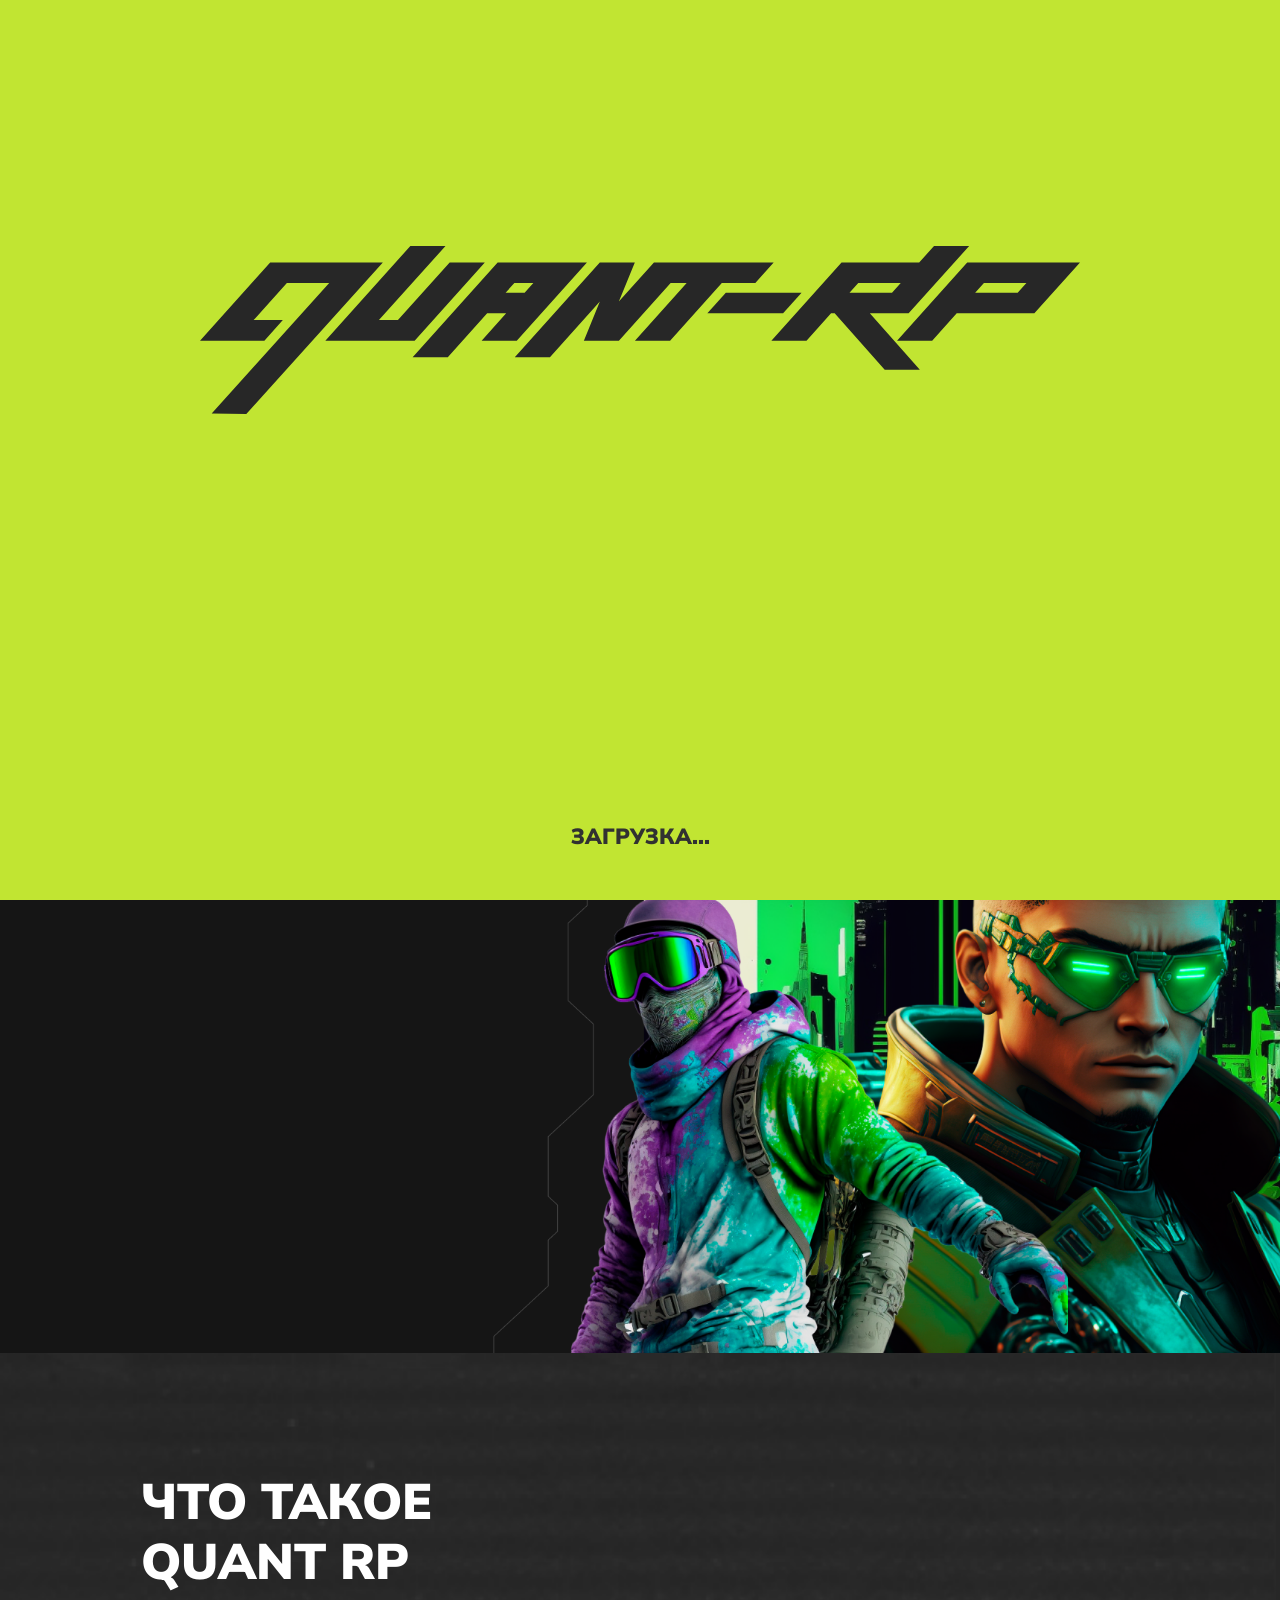
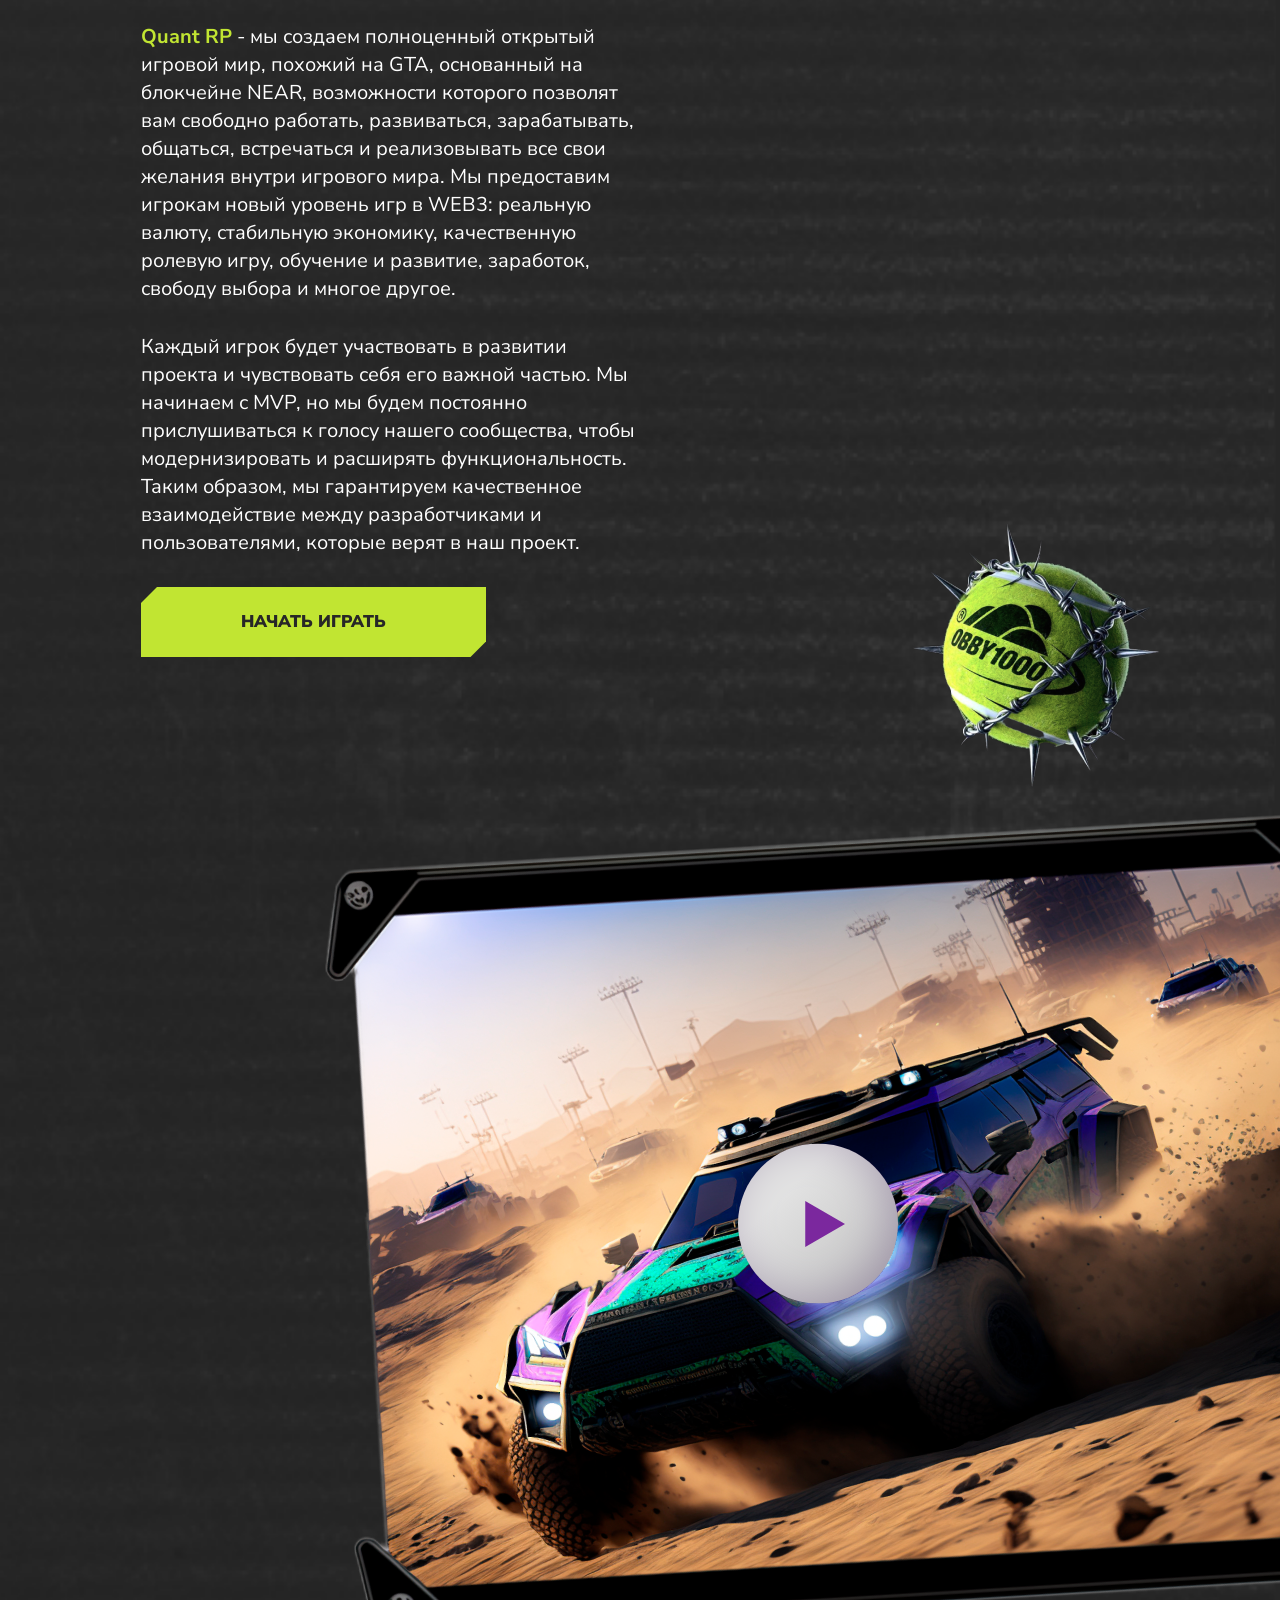
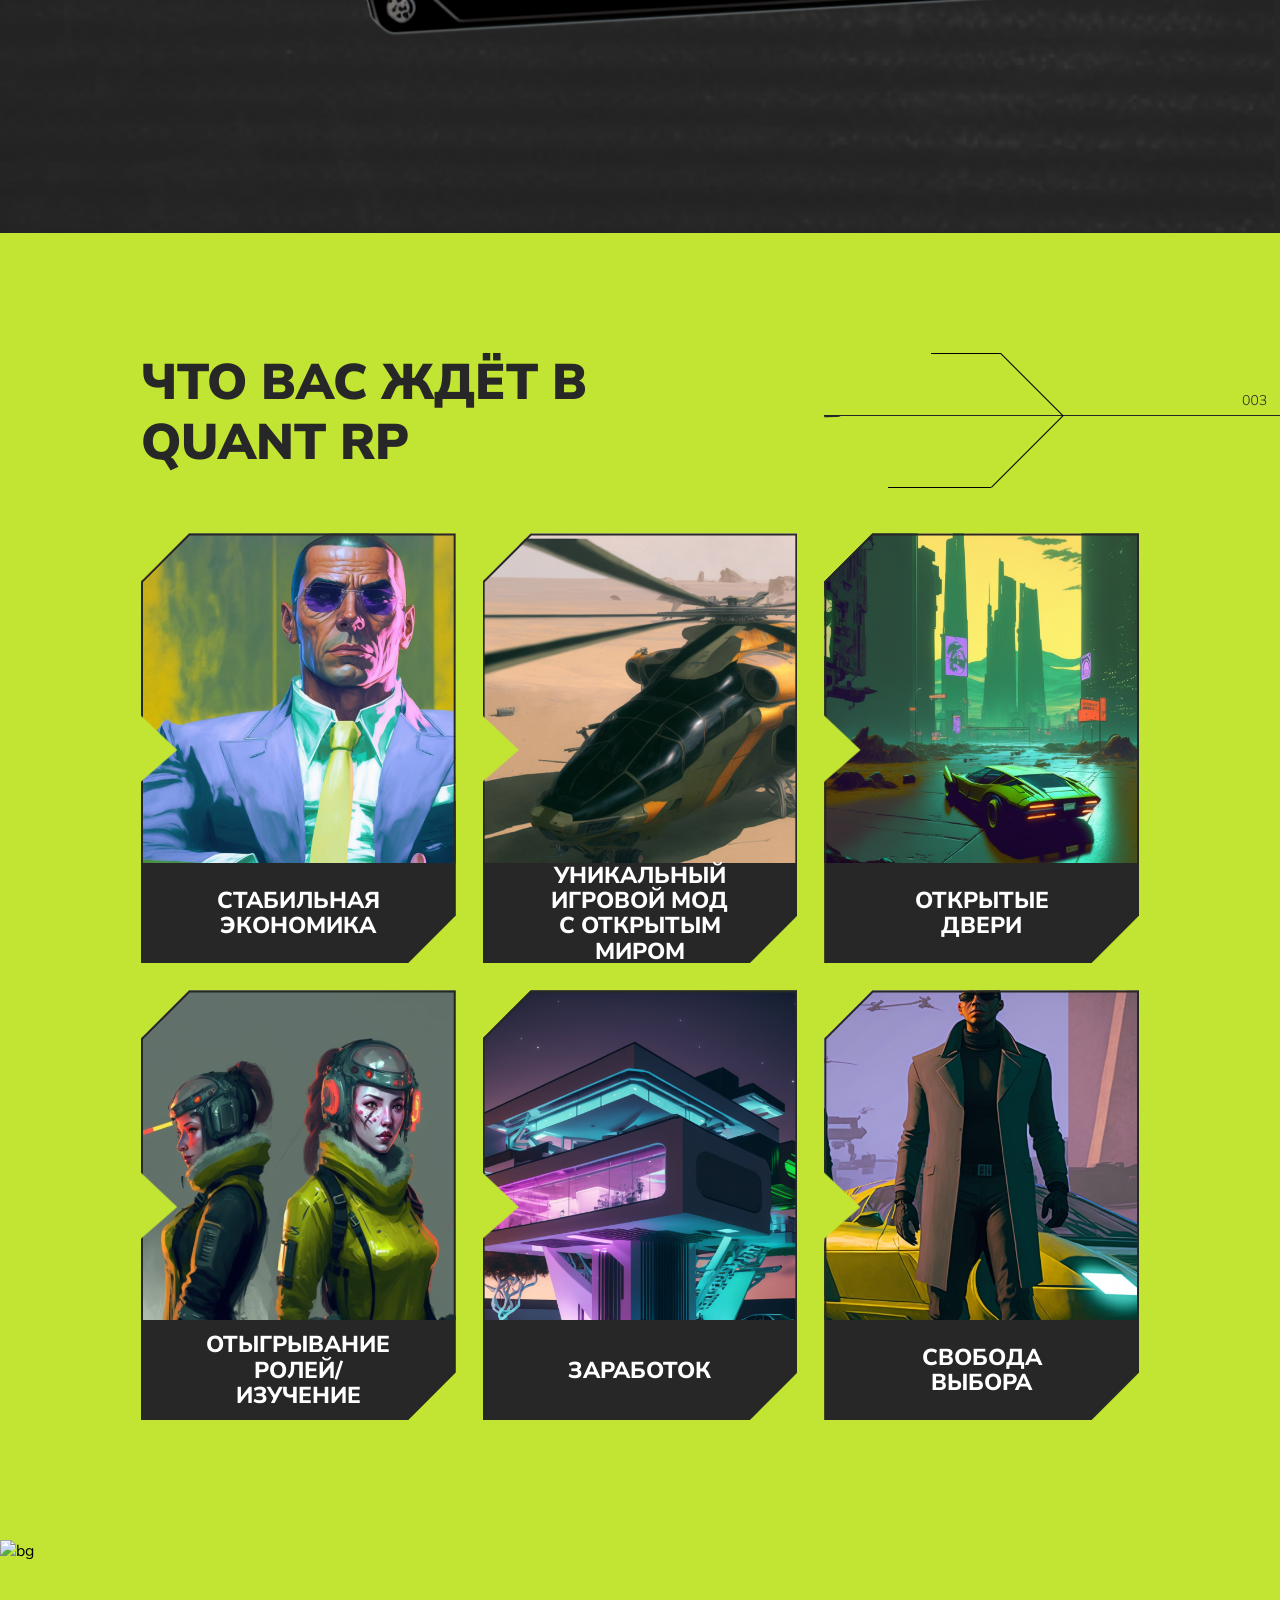
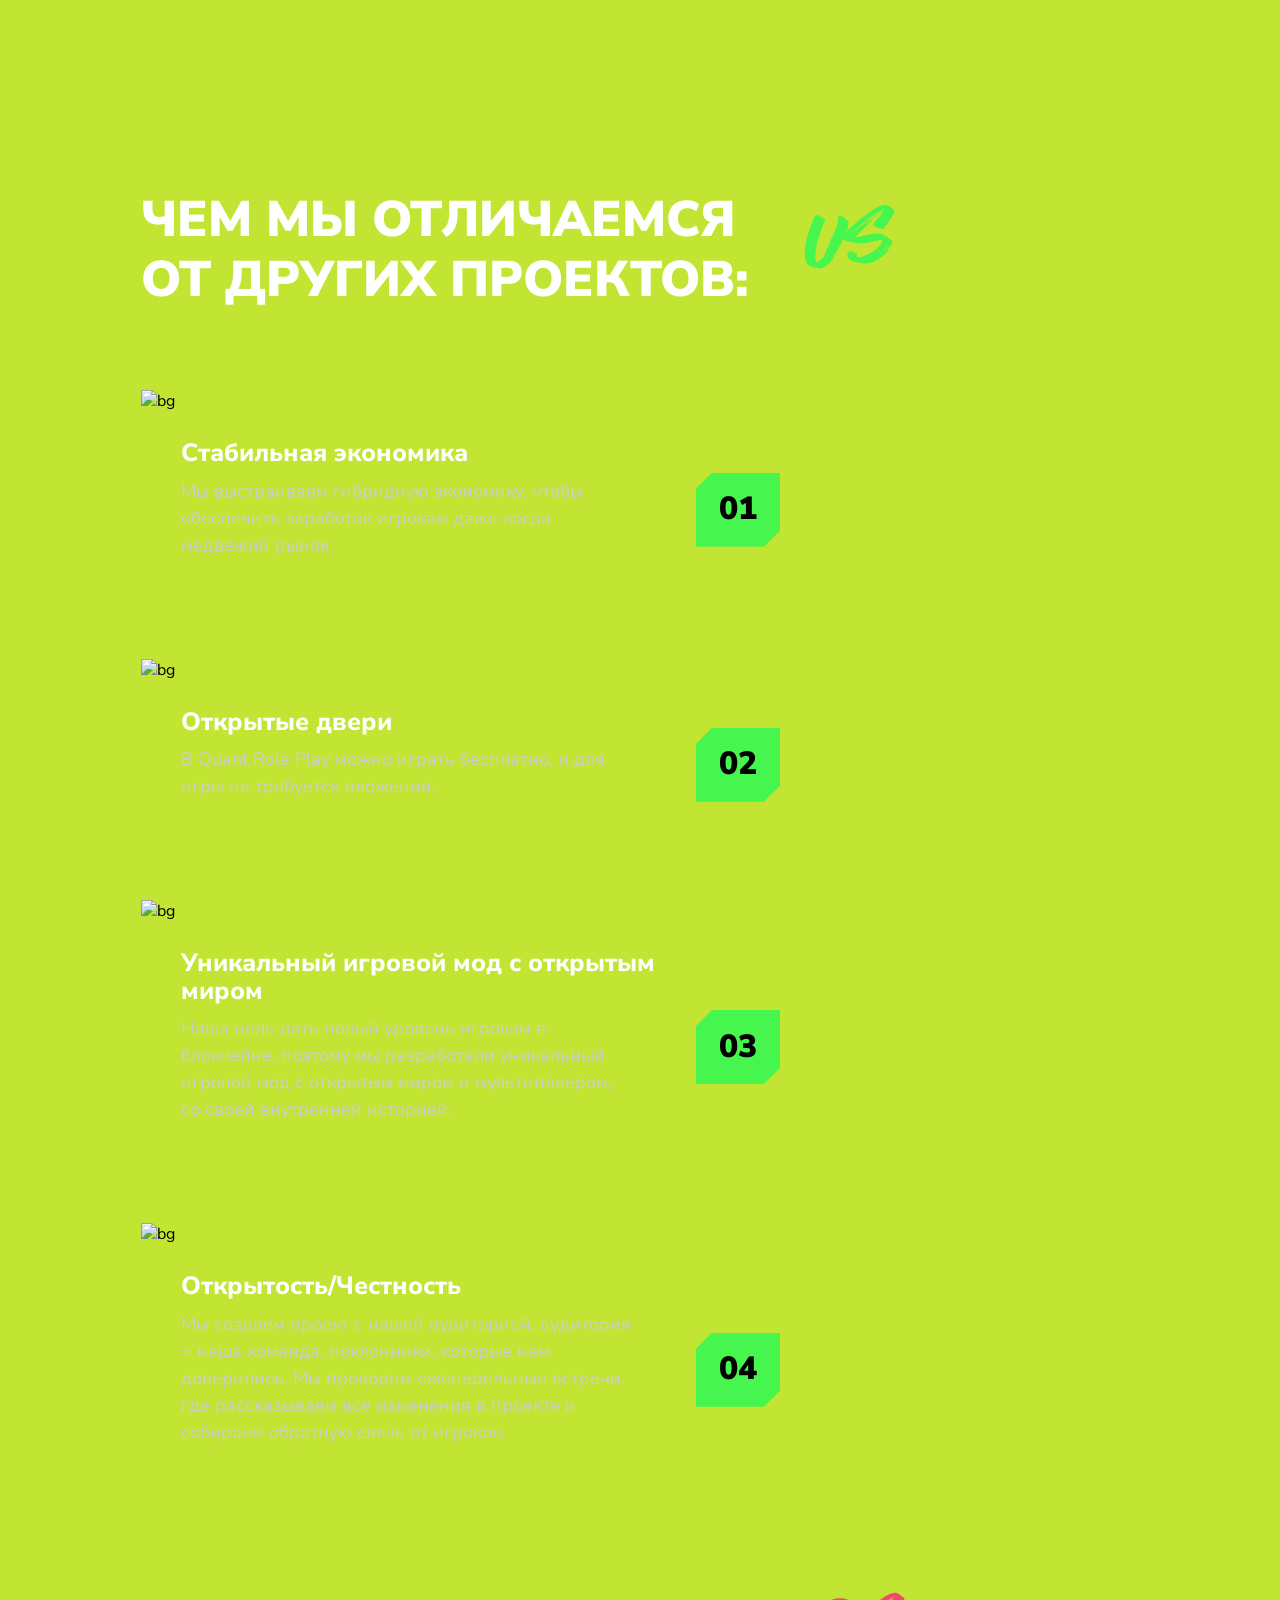
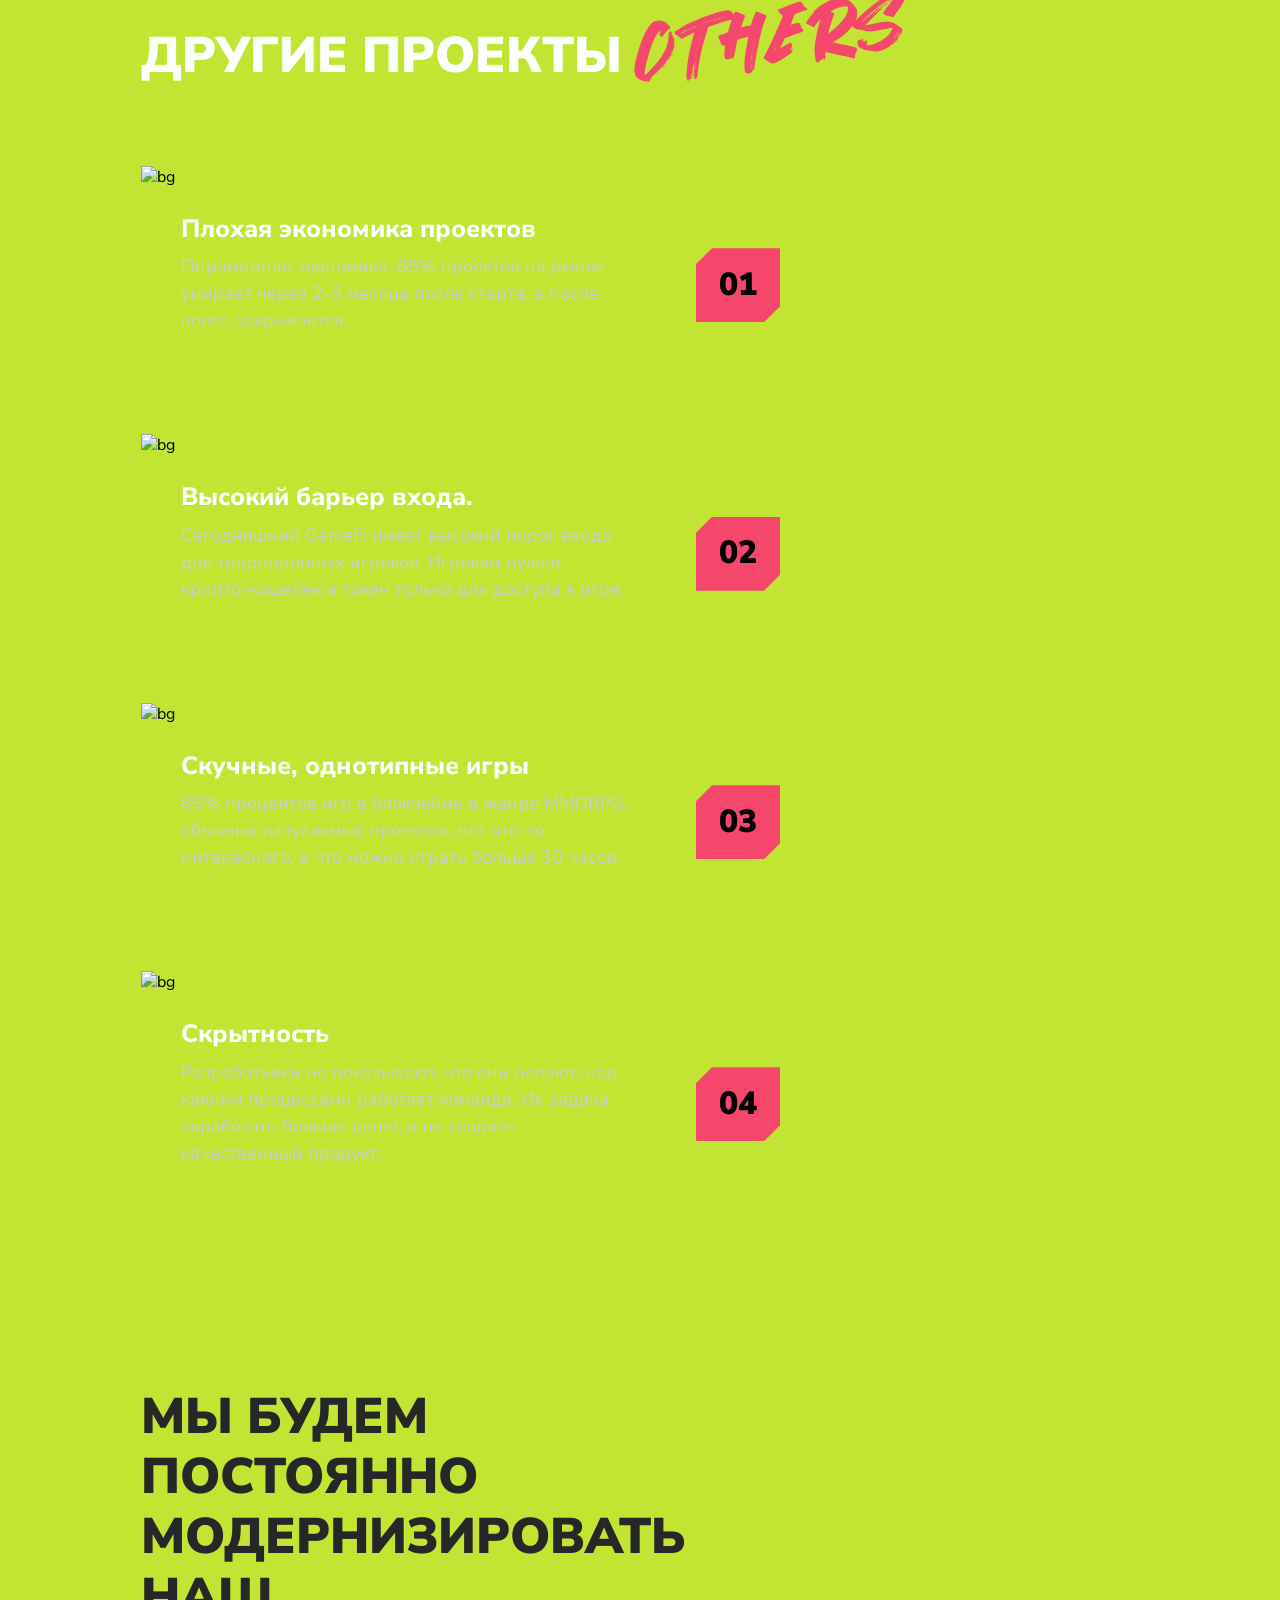
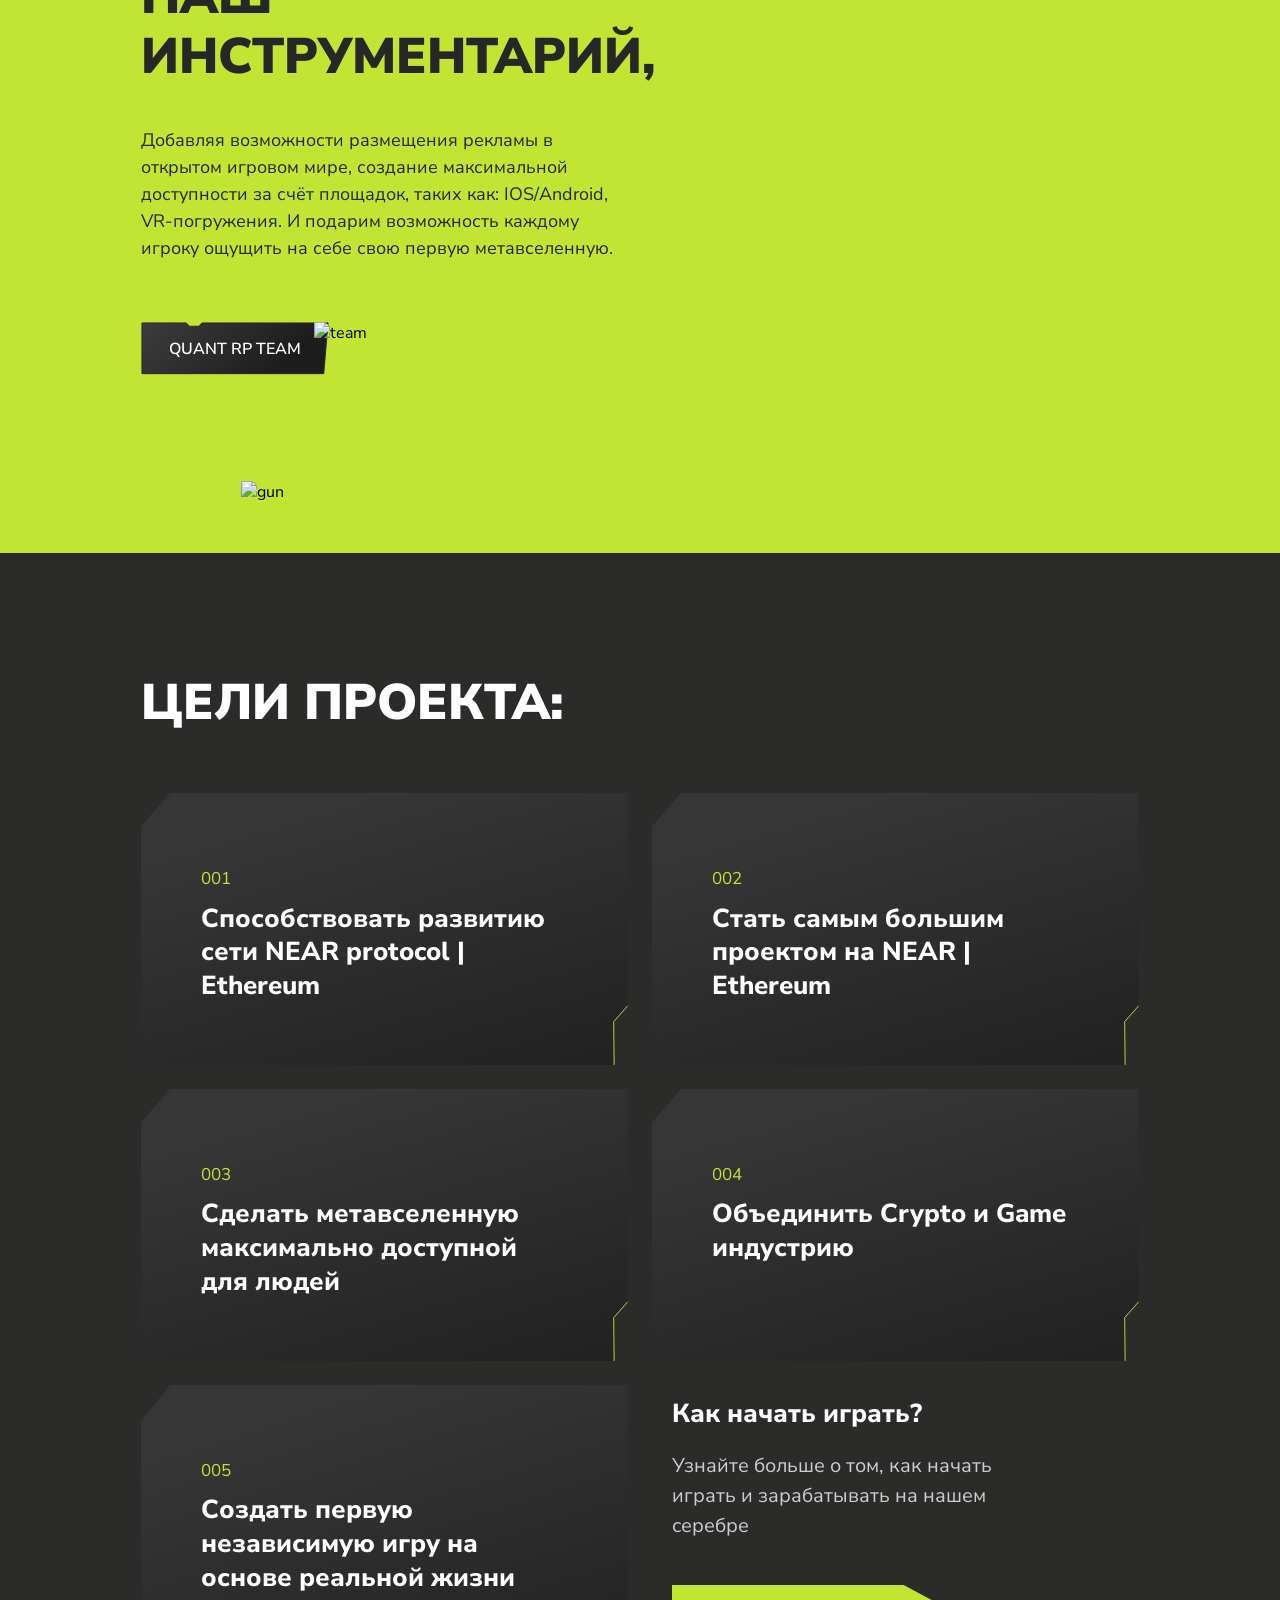
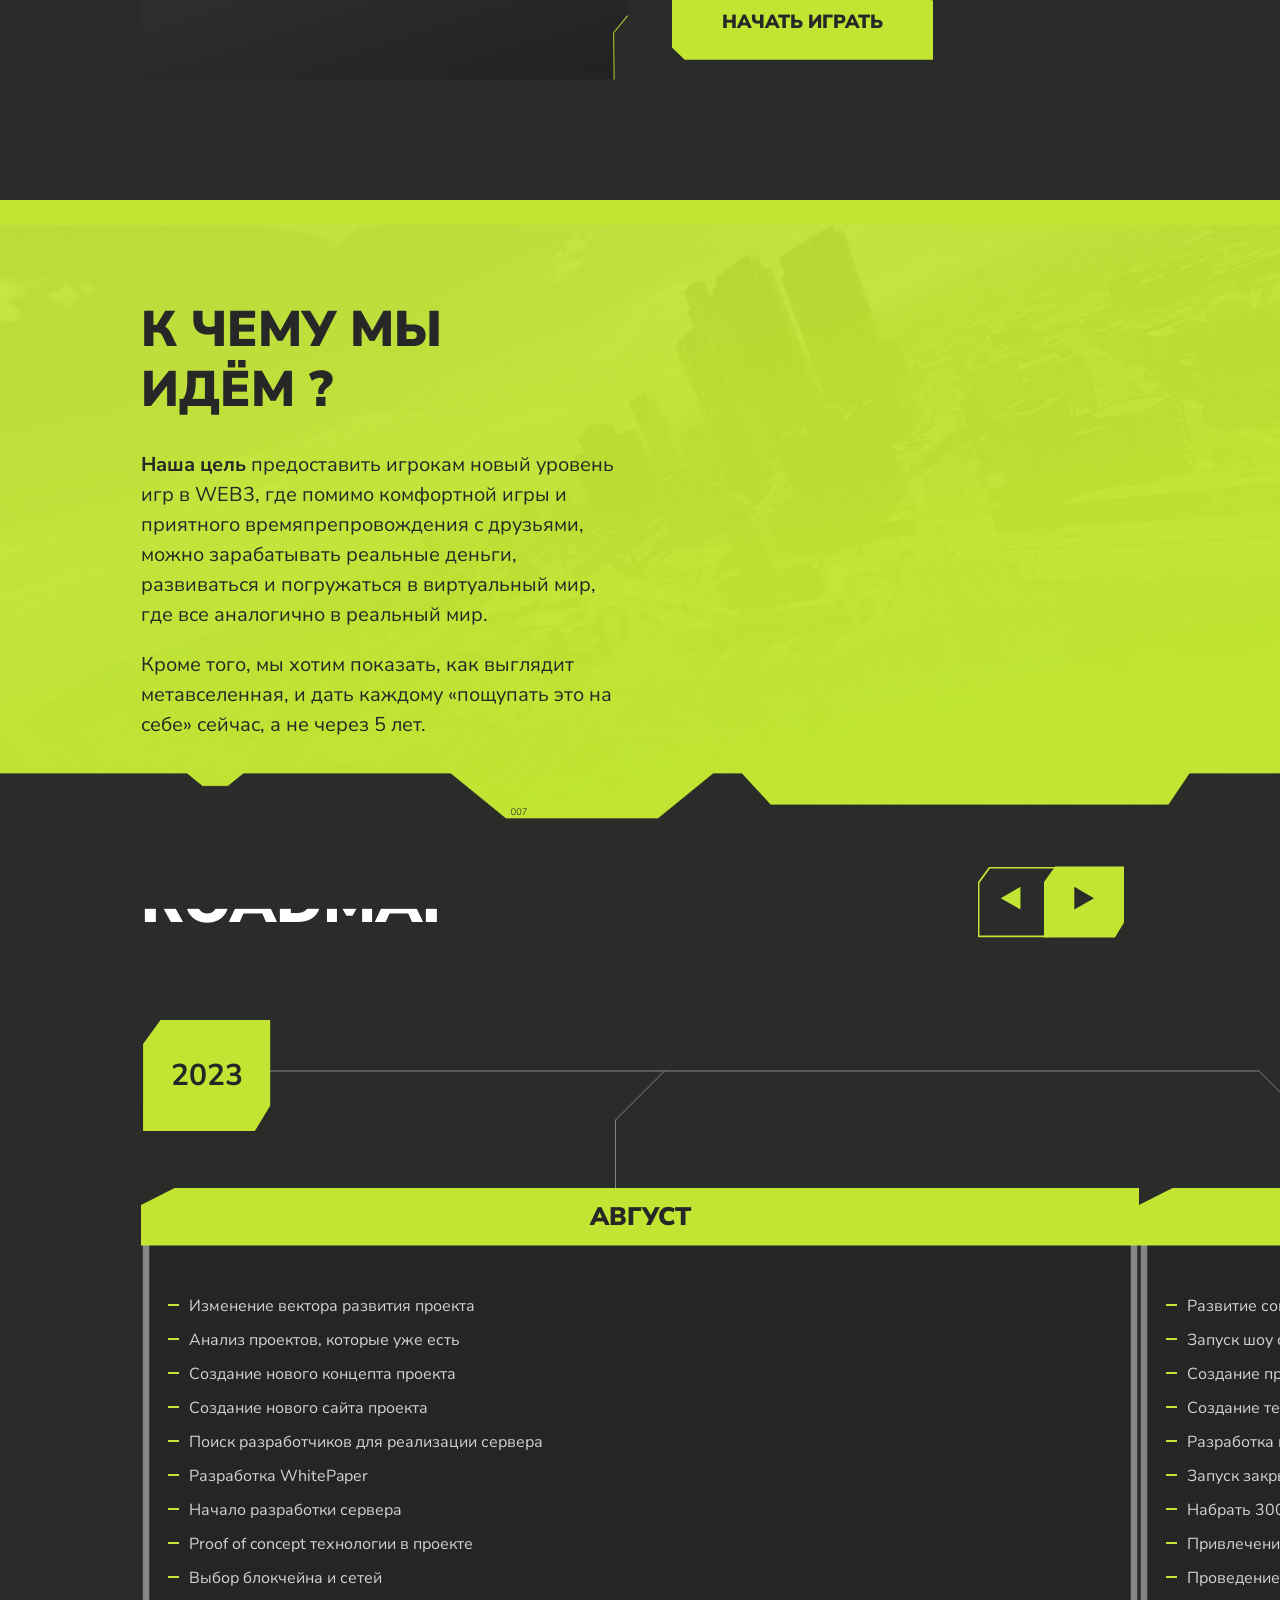
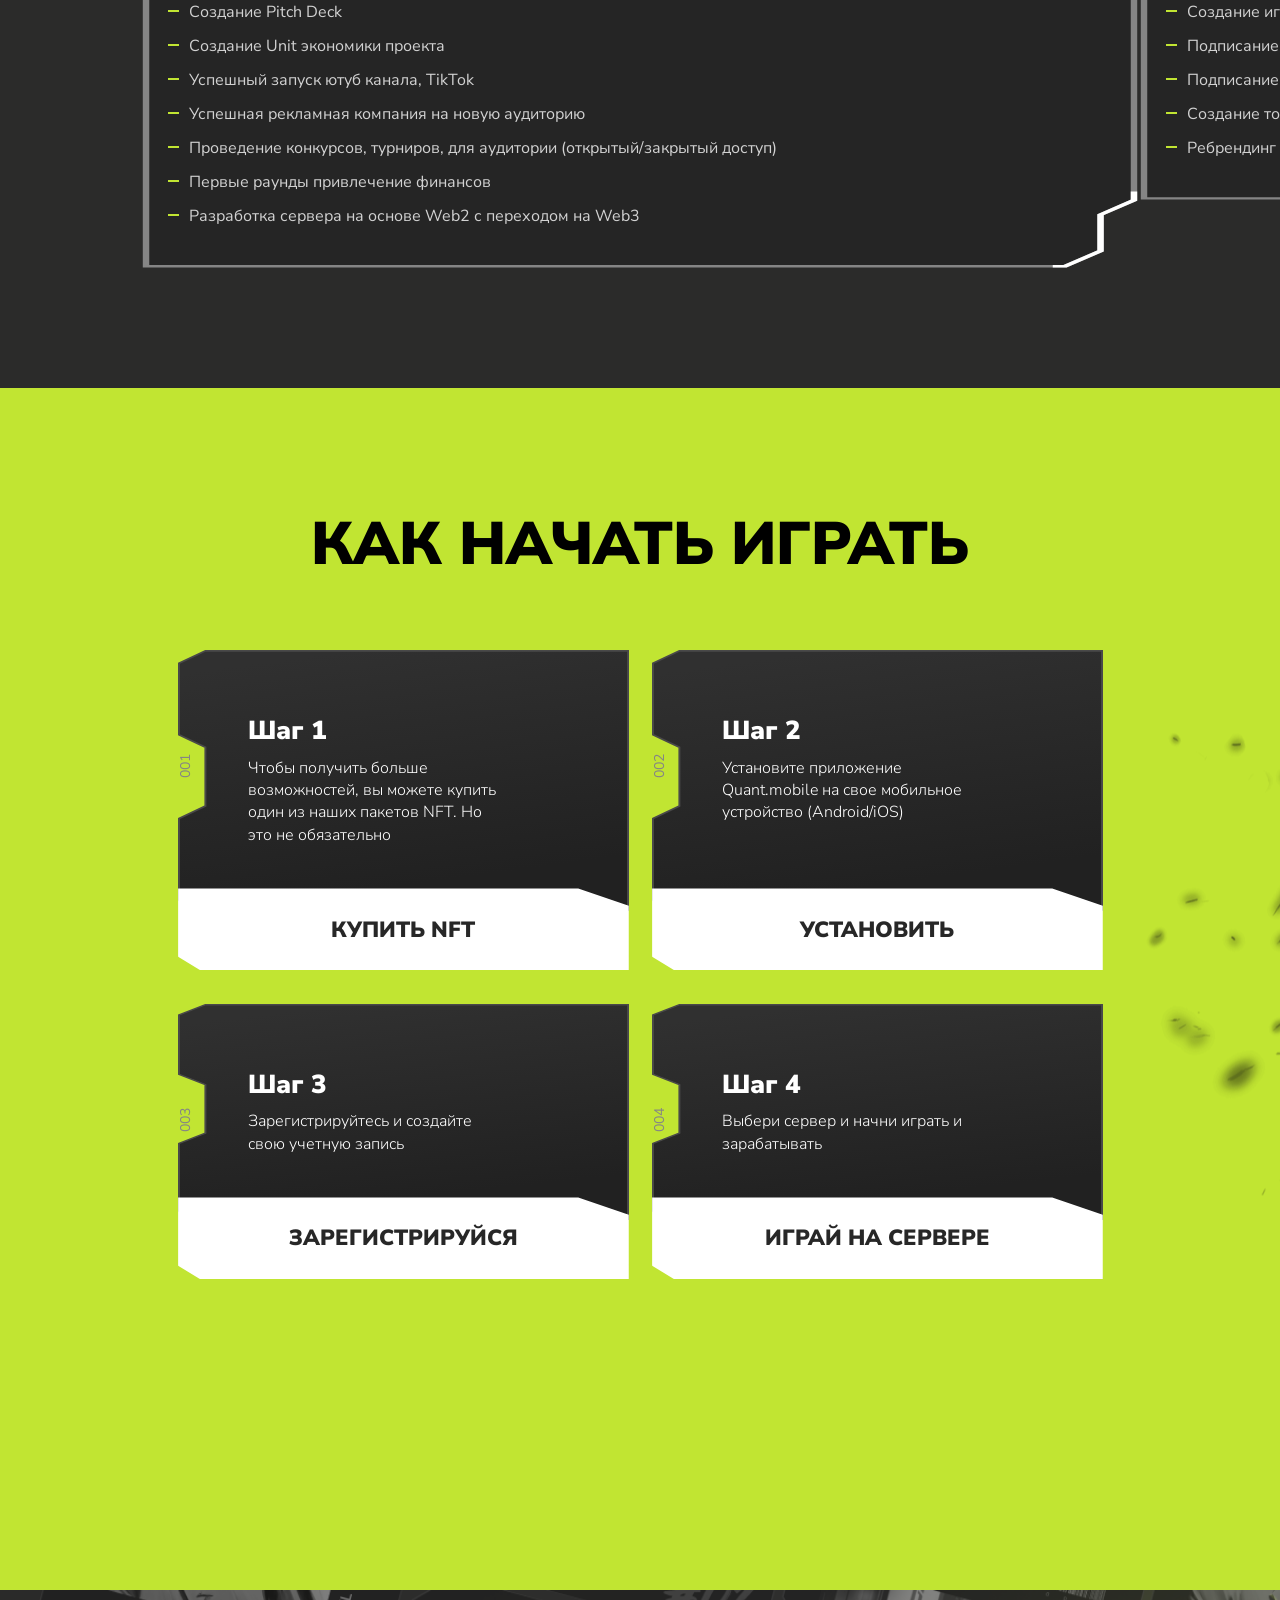
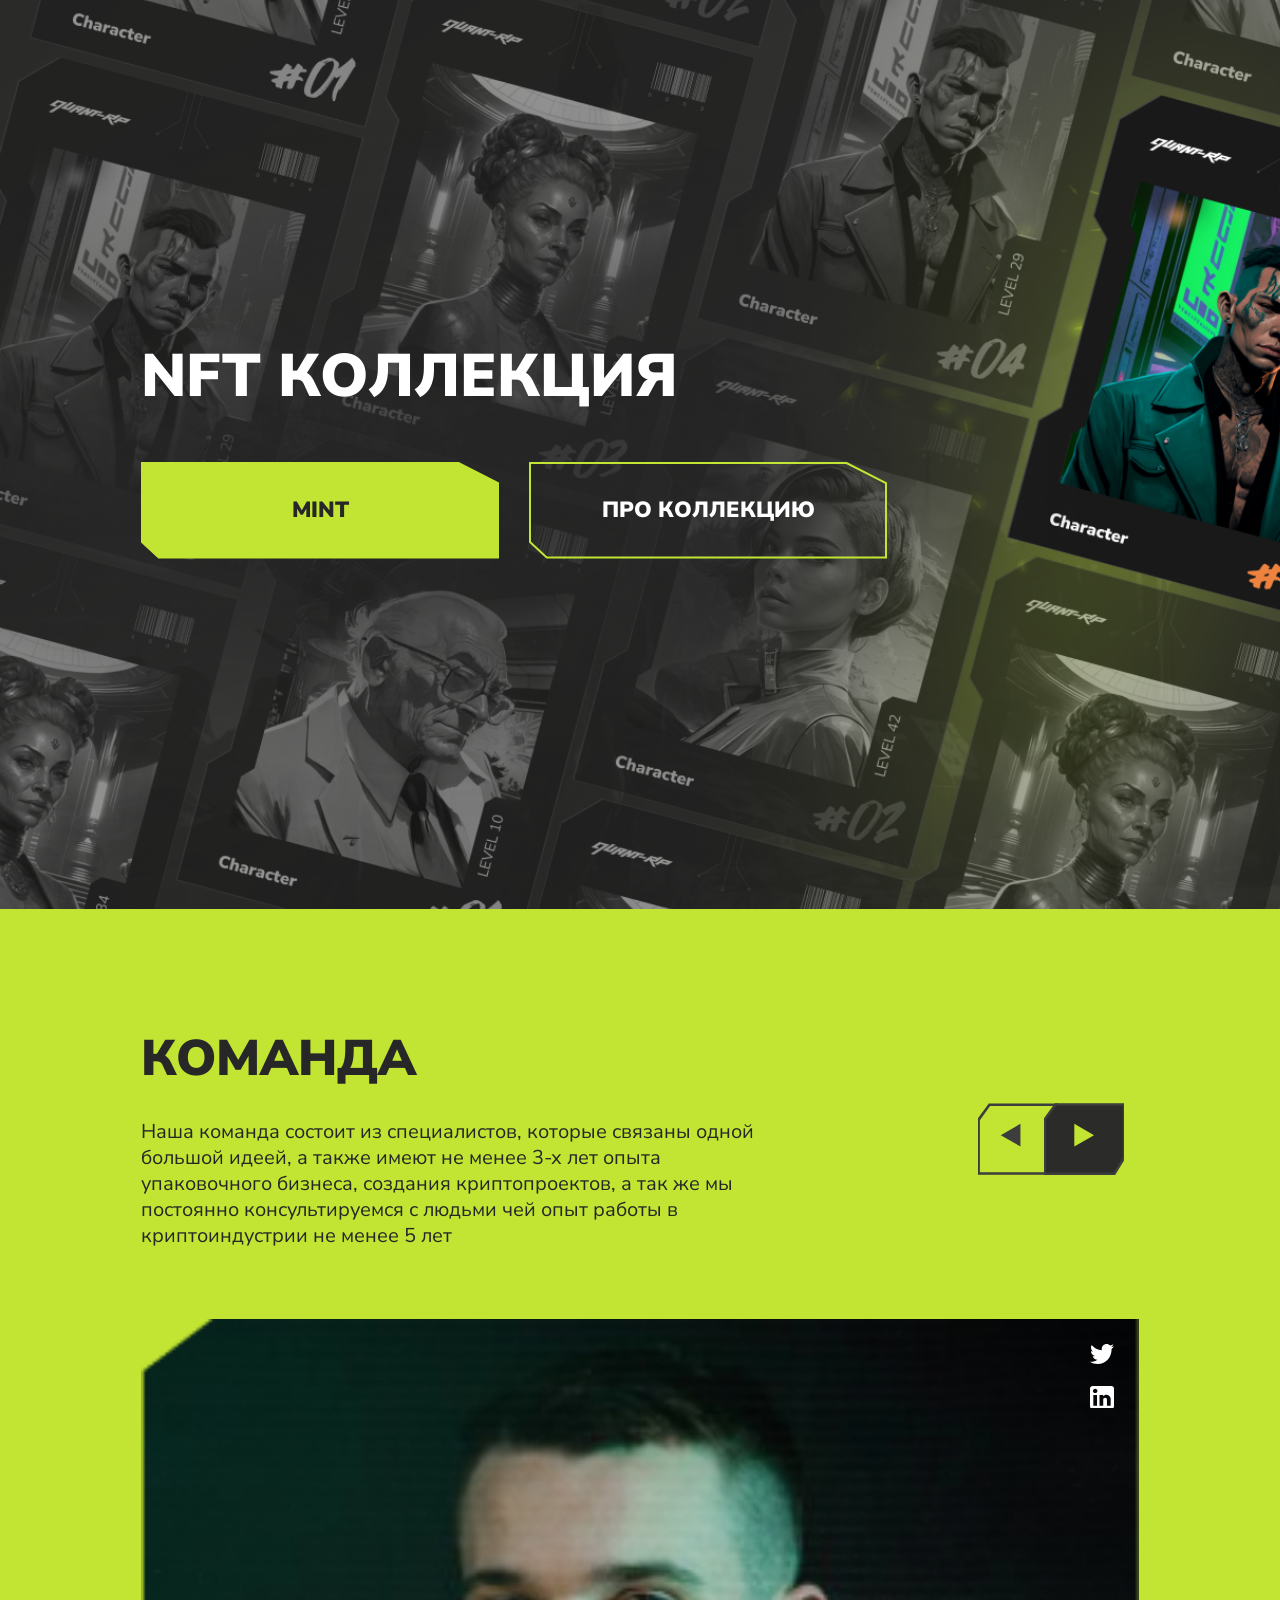
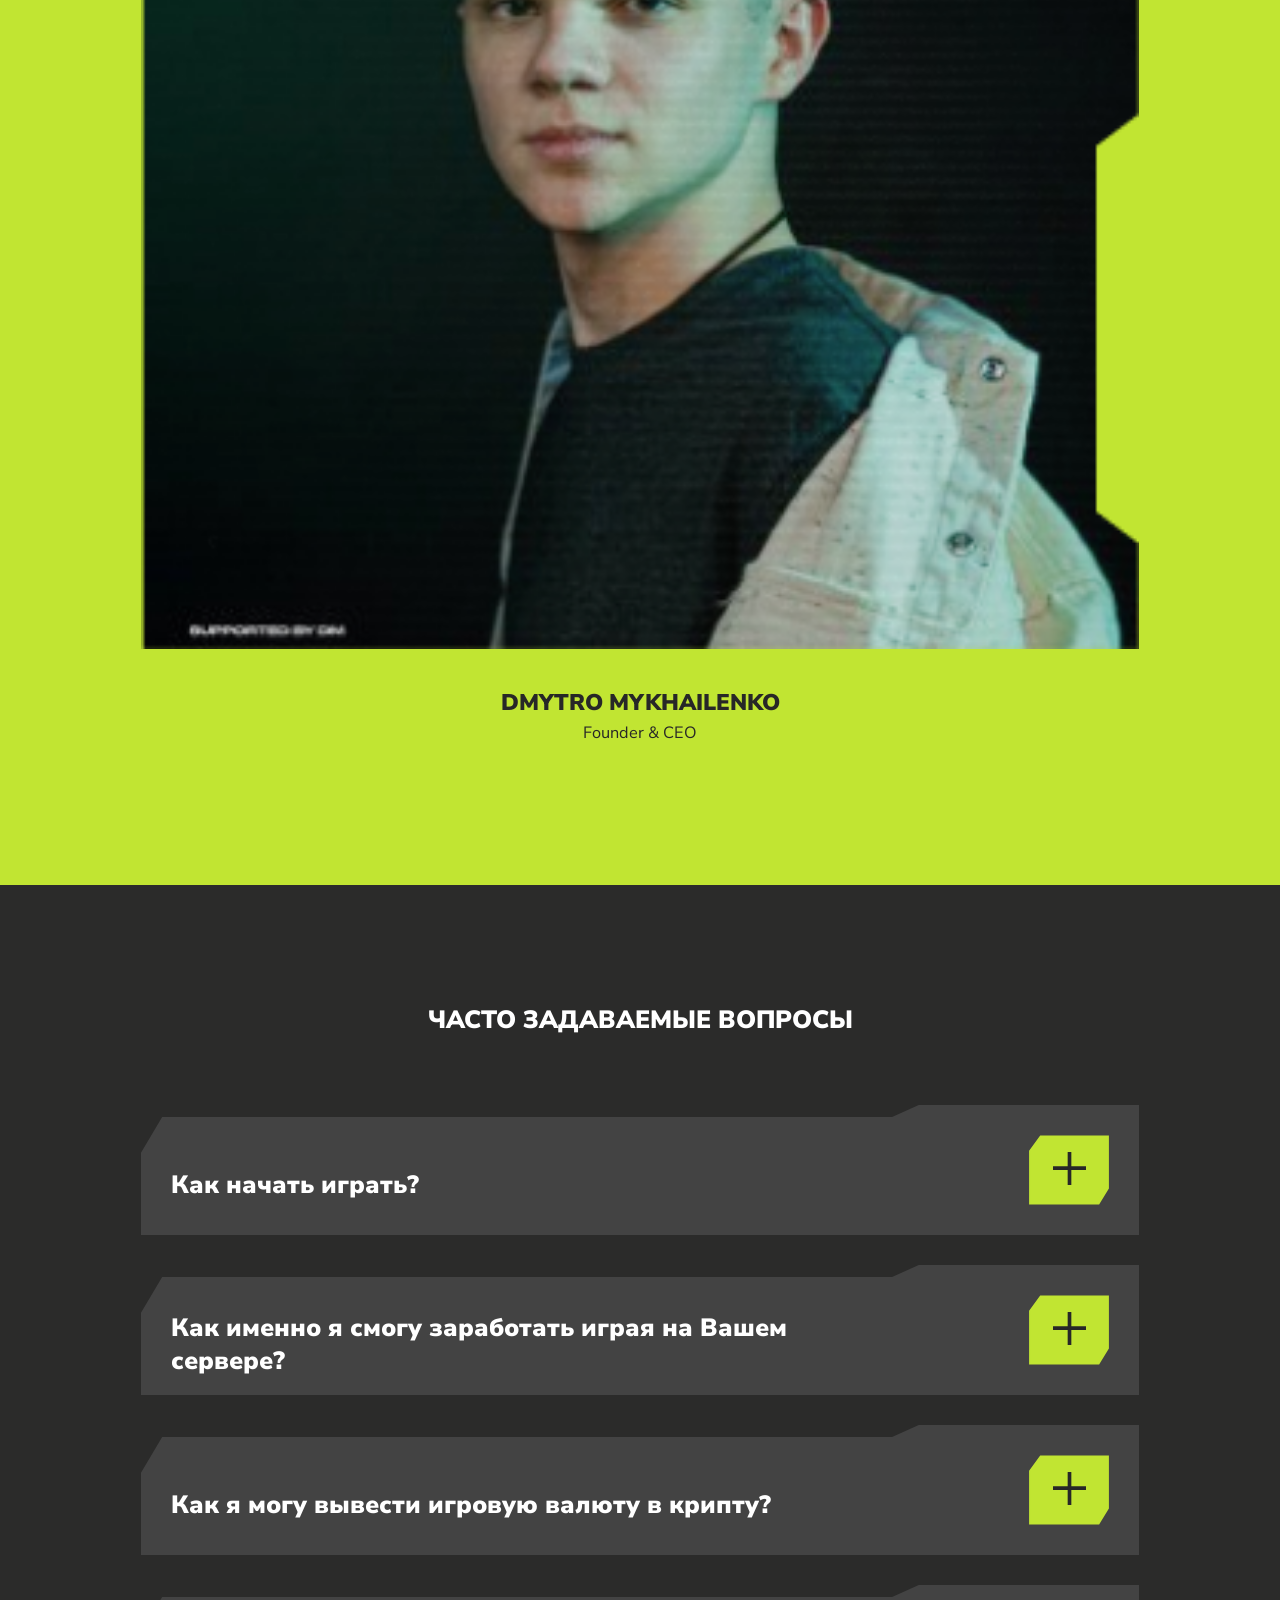
<file: ru/index.html>
<!DOCTYPE html>
<html lang="ru">
<head>
    <meta charset="UTF-8">
    <meta http-equiv="X-UA-Compatible" content="IE=edge">
    <meta name="viewport" content="width=device-width, initial-scale=1.0">
    <meta name="description" content="Мы предоставляем игрокам новый уровень игр в WEB3, где помимо комфортной игры и приятного времяпрепровождения с друзьями, вы сможете зарабатывать реальные деньги, развивать своего персонажа и погрузиться в виртуальный мир, где все похоже на реальный Мир.">
    <meta name="keywords" content="quant, quantrp, quant-rp, метавселенная, quant метавселенная, песочница, спираль метавселенная, гта, гта5, крипта, qrp, qc, quant монета, quant ролевая игра, roblox, игра песочница , quant игра, quant  игра, quant rp игра, quant ролевая игра">
    <link rel="shortcut icon" href="/success/images/service/icons/favicon.ico" type="image/x-icon">
    <link rel="stylesheet" href="/success/style/style.min.css?v=18s">
    <link rel="stylesheet"href="https://cdn.jsdelivr.net/npm/swiper@8/swiper-bundle.min.css"/>
    <script src="https://cdn.jsdelivr.net/npm/swiper@8/swiper-bundle.min.js"></script>
    <script src="https://code.jquery.com/jquery-3.6.1.min.js"integrity="sha256-o88AwQnZB+VDvE9tvIXrMQaPlFFSUTR+nldQm1LuPXQ="crossorigin="anonymous"></script>
    <script src="/success/scripts/libs/wow.min.js"></script>
    <script src="/success/scripts/libs/jquery.lazy.min.js"></script>
    
    <meta property="og:title" content="QUANT.RP">
    <meta property="og:site_name" content="QUANT.RP">
    <meta property="og:description" content="Мы предоставляем игрокам новый уровень игр в WEB3, где помимо комфортной игры и приятного времяпрепровождения с друзьями, вы сможете зарабатывать реальные деньги, развивать своего персонажа и погрузиться в виртуальный мир, где все похоже на реальный Мир.">
    <meta property="og:image" content="/success/images/service/meta/meta.jpg">

    <meta name="msapplication-TileColor" content="#603cba">
    <meta name="theme-color" content="#ffffff">


    <title>Quant-RP</title>

    <style>
        main.main-page>.main__section>.background-images>img{
            height: 100%;
        }
        main.main-page>.section__awaits>.container>.cards-wrapper>ul>li>.wrapper>.bottom{
            height: 100px;
        }
        main.main-page>.section__awaits>.container>.cards-wrapper>ul>li>.wrapper>.bottom>h3{
            font-size: 23px;
        }
        @media (max-width:620px){
            main.main-page>.main__section>.container>.main-content>.right{
                top: 750px;
            }
            main.main-page>.section__awaits>.container>.cards-wrapper>ul>li>.wrapper>.bottom>h3{
                font-size: 16px;
            }
            main.main-page>.section__awaits>.container>.cards-wrapper>ul>li>.wrapper.side>.content>h3, main.main-page>.section__awaits>.container>.cards-wrapper>ul>li>.wrapper>.bottom>h3{
                max-width: 240px;
            }
            main.main-page>.section__upgrade{
                padding-bottom: 80px;
            }
            main.main-page>.section__quest>.container>h2{
                font-size: 25px;
            }
        }
    </style>
</head>
<body>
    <!-- service -->
    <div class="preloader">
        <svg width="880" height="168" viewBox="0 0 880 168" fill="none" xmlns="http://www.w3.org/2000/svg">
            <path d="M214.626 94.647L284.812 16.5066H249.662L197.931 74.1024H178.931L245.495 0H210.344L125.338 94.647H160.488L160.501 94.6338H179.488V94.647H214.626Z" fill="#272727"/>
            <path d="M281.607 94.6462H316.758L386.932 16.5059H371.491H351.781H332.781H305.459H297.643L212.637 111.166H247.787L287.168 67.3148H306.168L281.607 94.6462ZM305.598 46.7834L314.351 37.0373H333.351L324.598 46.7834H305.598Z" fill="#272727"/>
            <path d="M555.337 37.0373L573.691 16.5059H540.264H505.114H489.077H467.189H453.94L418.853 55.5695L434.712 16.7558L434.94 16.5059H434.813H415.825H399.789L314.782 111.153H349.933L399.853 55.5695L383.981 94.3963L383.753 94.6462H383.88H402.88H418.903L470.647 37.0373H486.683L434.94 94.6462H470.09L521.821 37.0373H555.337Z" fill="#272727"/>
            <path d="M708.644 67.3156L769.166 0H734.016L719.183 16.5066H676.686H642.878H641.535L571.361 94.647H606.512L631.06 67.3156H634.67L684.704 123.78H719.854L669.82 67.3156H708.644V67.3156ZM658.256 37.0381H700.753L692 46.7842H649.515L658.256 37.0381Z" fill="#272727"/>
            <path d="M880 16.5059H858.53H844.849H802.352H768.545H767.202L697.028 94.6462H732.178L756.727 67.3148H834.361L880 16.5059ZM783.922 37.0373H826.407L817.654 46.7834H775.169L783.922 37.0373Z" fill="#272727"/>
            <path d="M601.559 46.7832H525.812L507.369 67.3146H583.116L601.559 46.7832Z" fill="#272727"/>
            <path d="M151.799 16.5059H147.682H105.324H76.5454H70.174L0 94.6462H35.1377L35.1503 94.633H64.3726L82.8534 74.1016L53.6312 74.0622L86.8815 37.0373H129.201L11.6788 167.525L46.3224 167.92L182.832 16.5059H151.799Z" fill="#272727"/>
        </svg>                

        <p>Загрузка...<span class="precent_l"></span></p>
    </div>
    <!-- endservice -->
    <header>
        <div class="container">
            <div class="logo">
                <svg width="239" height="44" viewBox="0 0 239 44" fill="none" xmlns="http://www.w3.org/2000/svg">
                    <path d="M58.2909 24.7556L77.3529 4.31743H67.8064L53.7567 19.382H48.5964L66.6746 0H57.1281L34.041 24.7556H43.5875L43.591 24.7521H48.7478V24.7556H58.2909Z" fill="white"/>
                    <path d="M76.4818 24.7555H86.0283L105.087 4.31738H100.893H95.5404H90.3801H82.9597H80.8371L57.75 29.0764H67.2965L77.992 17.6068H83.1523L76.4818 24.7555ZM82.9975 12.2367L85.3747 9.68752H90.535L88.1578 12.2367H82.9975Z" fill="white"/>
                    <path d="M150.825 9.68752L155.81 4.31738H146.731H137.184H132.829H126.884H123.286L113.757 14.5347L118.064 4.38275L118.126 4.31738H118.091H112.935H108.579L85.4922 29.0729H95.0387L108.596 14.5347L104.286 24.6902L104.224 24.7555H104.258H109.419H113.771L127.824 9.68752H132.179L118.126 24.7555H127.672L141.722 9.68752H150.825Z" fill="white"/>
                    <path d="M192.46 17.6069L208.898 0H199.351L195.323 4.31743H183.781H174.599H174.234L155.176 24.7556H164.722L171.389 17.6069H172.37L185.959 32.3756H195.505L181.916 17.6069H192.46ZM178.775 9.68756H190.317L187.94 12.2367H176.402L178.775 9.68756Z" fill="white"/>
                    <path d="M239 4.31738H233.169H229.454H217.912H208.73H208.365L189.307 24.7555H198.853L205.52 17.6068H226.605L239 4.31738ZM212.906 9.68752H224.445L222.068 12.2367H210.529L212.906 9.68752Z" fill="white"/>
                    <path d="M163.378 12.2368H142.806L137.797 17.6069H158.369L163.378 12.2368Z" fill="white"/>
                    <path d="M41.2272 4.31738H40.1091H28.6051H20.789H19.0586L0 24.7555H9.54307L9.54651 24.7521H17.483L22.5022 19.382L14.5657 19.3716L23.5962 9.68752H35.0899L3.17184 43.8176L12.5808 43.9208L49.6556 4.31738H41.2272Z" fill="white"/>
                </svg>                                      
            </div>
            <button class="btn-ui-svg mobile open_burger">
                <svg width="74" height="58" viewBox="0 0 74 58" fill="none" xmlns="http://www.w3.org/2000/svg">
                    <path d="M10.9108 1L1 13.1654V57H64.3418L73 44.2149V1H10.9108Z" fill="white" stroke="#272727" stroke-width="2"/>
                    <line x1="21" y1="20.4" x2="52.2" y2="20.4" stroke="#272727" stroke-width="3.2"/>
                    <line x1="21" y1="28.4" x2="52.2" y2="28.4" stroke="#272727" stroke-width="3.2"/>
                    <line x1="21" y1="36.4" x2="52.2" y2="36.4" stroke="#272727" stroke-width="3.2"/>
                </svg>                                       
            </button>
            <nav class="header-menu">
                <ul class="list">
                    <li class="header mobile_b">
                        <div class="logo">
                            <svg width="156" height="29" viewBox="0 0 156 29" fill="none" xmlns="http://www.w3.org/2000/svg">
                                <path d="M38.0471 16.1584L50.4893 2.81807H44.2581L35.0876 12.651H31.7194L43.5193 0H37.2881L22.2188 16.1584H28.4499L28.4522 16.1562H31.8182V16.1584H38.0471Z" fill="white"/>
                                <path d="M49.921 16.1587H56.1521L68.5921 2.81836H65.8548H62.3609H58.9927H54.1492H52.7637L37.6943 18.979H43.9255L50.9067 11.4926H54.2749L49.921 16.1587ZM54.1739 7.98745L55.7255 6.32355H59.0937L57.5421 7.98745H54.1739Z" fill="white"/>
                                <path d="M98.4461 6.32355L101.7 2.81836H95.774H89.5428H86.7H82.8198H80.4711L74.2511 9.48743L77.0624 2.86102L77.1028 2.81836H77.0804H73.7144H70.8716L55.8022 18.9768H62.0334L70.8829 9.48743L68.0693 16.1161L68.0289 16.1587H68.0513H71.4195H74.2601L83.4328 6.32355H86.2756L77.1028 16.1587H83.334L92.5046 6.32355H98.4461Z" fill="white"/>
                                <path d="M125.624 11.4923L136.352 0H130.121L127.492 2.81807H119.958H113.965H113.727L101.287 16.1584H107.518L111.87 11.4923H112.51L121.38 21.1322H127.611L118.741 11.4923H125.624ZM116.691 6.32326H124.225L122.673 7.98716H115.142L116.691 6.32326Z" fill="white"/>
                                <path d="M156 2.81836H152.194H149.769H142.235H136.242H136.004L123.564 16.1587H129.795L134.147 11.4926H147.909L156 2.81836ZM138.968 6.32355H146.499L144.948 7.98745H137.416L138.968 6.32355Z" fill="white"/>
                                <path d="M106.64 7.98633H93.2123L89.9429 11.4915H103.371L106.64 7.98633Z" fill="white"/>
                                <path d="M26.9098 2.81836H26.18H18.6711H13.5694H12.4399L0 16.1587H6.22895L6.23119 16.1565H11.4115L14.6877 12.6513L9.50734 12.6446L15.4017 6.32355H22.9039L2.07033 28.6009L8.2117 28.6683L32.4112 2.81836H26.9098Z" fill="white"/>
                            </svg>                                
                        </div>
                        <button class="btn-ui-none close_burger">
                            <svg width="28" height="28" viewBox="0 0 28 28" fill="none" xmlns="http://www.w3.org/2000/svg">
                                <path d="M1 1L27 27" stroke="white" stroke-width="1.5"/>
                                <path d="M27 1L0.999998 27" stroke="white" stroke-width="1.5"/>
                            </svg>                                
                        </button>
                    </li>
                    <li class="list"><a href="/ru">Главная</a></li>
                    <li class="list"><a  data-scroll="#news">Новости</a></li>
                    <li class="list"><a  class="popup-open" data-type=".page-dev">Форум</a></li>
                    <li class="list"><a href="#shop">Магаизн</a></li>
                    <li class="link"><a href="https://t.me/quantroleplay">Телеграм канал</a></li>
                    <li class="list mobile_b"><a data-scroll="#faq">Faq</a></li>
                    <li class="select mobile_b">
                        <div class="select">
                            <div class="display">
                                <span class="title">RU</span>

                                <svg width="11" height="6" viewBox="0 0 11 6" fill="none" xmlns="http://www.w3.org/2000/svg">
                                    <path d="M5.5 6L0.736861 -8.97232e-07L10.2631 -6.44184e-08L5.5 6Z" fill="white"/>
                                </svg>                                    
                            </div>
                            <ul class="list">
                                <li><a href="/">EN</a></li>
                                <li><a class="popup-open" data-type=".page-dev">UA</a></li>
                            </ul>
                        </div>
                    </li>
                    <li class="button mobile_b"><button class="btn-ui-1 btn-outline popup-open" data-type=".page-dev">Личный кабинет</button></li>
                    <li class="pre mobile_b">sell.quant-rp.com</li>
                </ul>
            </nav>
            <div class="button-wrapper">
                <button class="btn-ui-1 white" data-link="/ru">RU</button>
                <button class="btn-ui-1 btn-outline-white  popup-open" data-type=".page-dev">Личный кабинет</button>
            </div>
        </div>
    </header>
    <main class="main-page">
        <section class="main__section">
            <div class="background-images ">
                <svg class="bg_1" width="53" height="147" viewBox="0 0 53 147" fill="none" xmlns="http://www.w3.org/2000/svg">
                    <path d="M3 1L30 28H52.5V70.5L19.5 103.5V146H-3" stroke="#494949"/>
                </svg>                    
                
                <img class="bg_2" src="/success/images/service/bg/bg1.png" alt="bg"/>

                <!-- <ul class="social mobile">
                    <li><a target="_blank" href="https://twitter.com/quantrp">
                        <svg width="17" height="14" viewBox="0 0 17 14" fill="none" xmlns="http://www.w3.org/2000/svg">
                            <path d="M17 1.64706C16.3743 1.93529 15.6998 2.12471 15.001 2.21529C15.7161 1.77882 16.2686 1.08706 16.5287 0.255294C15.8542 0.667059 15.1066 0.955294 14.3184 1.12C13.6764 0.411765 12.7744 0 11.7505 0C9.84082 0 8.28059 1.58118 8.28059 3.53294C8.28059 3.81294 8.3131 4.08471 8.36998 4.34C5.47706 4.19177 2.90105 2.78353 1.18642 0.650588C0.885755 1.16941 0.715105 1.77882 0.715105 2.42118C0.715105 3.64824 1.32457 4.73529 2.26721 5.35294C1.69025 5.35294 1.15392 5.18824 0.682601 4.94118V4.96588C0.682601 6.67882 1.88528 8.11176 3.47801 8.43294C2.96665 8.57476 2.42981 8.59449 1.90966 8.49059C2.13037 9.19263 2.56263 9.80692 3.14566 10.2471C3.7287 10.6873 4.4332 10.9313 5.16013 10.9447C3.9279 11.9333 2.40048 12.4677 0.828872 12.46C0.552581 12.46 0.276291 12.4435 0 12.4106C1.54398 13.4153 3.3805 14 5.34704 14C11.7505 14 15.2691 8.61412 15.2691 3.94471C15.2691 3.78824 15.2691 3.64 15.261 3.48353C15.9436 2.98941 16.5287 2.36353 17 1.64706Z" fill="#C1E532"/>
                        </svg>                                        
                    </a></li>
                    <li><a target="_blank" href="https://t.me/quantroleplay">
                        <svg width="16" height="14" viewBox="0 0 16 14" fill="none" xmlns="http://www.w3.org/2000/svg">
                            <path d="M15.9544 1.27421L13.5399 13.1549C13.3576 13.9933 12.8826 14.202 12.2077 13.8072L8.52847 10.9785L6.75342 12.7602C6.55683 12.9653 6.39281 13.1364 6.01392 13.1364L6.27852 9.22728L13.097 2.79888C13.3936 2.5234 13.0324 2.37016 12.6363 2.64623L4.20687 8.18441L0.577911 6.99902C-0.211315 6.74202 -0.225603 6.17557 0.7425 5.78024L14.9366 0.0745113C15.5938 -0.182482 16.1687 0.227157 15.9544 1.27481V1.27421Z" fill="#C1E532"/>
                        </svg>                                                                                
                    </a></li>
                    <li><a target="_blank" href="https://discord.com/invite/rMYy9Y8YpE">
                        <svg width="19" height="14" viewBox="0 0 19 14" fill="none" xmlns="http://www.w3.org/2000/svg">
                            <path d="M16.0842 1.16111C14.873 0.624476 13.5747 0.227835 12.217 0.00229442C12.2049 1.40627e-05 12.1924 0.00148361 12.1812 0.00649985C12.17 0.0115161 12.1607 0.0198309 12.1545 0.0302926C11.9882 0.317274 11.803 0.69136 11.6732 0.986896C10.2332 0.775539 8.76934 0.775539 7.32942 0.986896C7.18481 0.659365 7.02174 0.340002 6.84097 0.0302926C6.83485 0.0197021 6.82558 0.0111992 6.8144 0.00591873C6.80323 0.000638253 6.79068 -0.00116878 6.77843 0.000738897C5.42156 0.22628 4.12326 0.62292 2.91125 1.16033C2.90083 1.16463 2.89199 1.17195 2.88592 1.18133C0.422327 4.73943 -0.252946 8.20964 0.0787532 11.6363C0.0796762 11.6447 0.0823279 11.6528 0.0865469 11.6602C0.0907659 11.6675 0.0964639 11.674 0.103294 11.6791C1.54123 12.7076 3.14506 13.491 4.84762 13.9967C4.85948 14.0003 4.87218 14.0003 4.88404 13.9967C4.8959 13.9931 4.90638 13.986 4.91411 13.9765C5.28048 13.4951 5.60514 12.9844 5.88467 12.4498C5.88855 12.4425 5.89078 12.4345 5.89122 12.4262C5.89167 12.418 5.8903 12.4098 5.88722 12.4021C5.88415 12.3944 5.87943 12.3875 5.87339 12.3818C5.86735 12.376 5.86012 12.3717 5.85221 12.3689C5.34081 12.1797 4.84531 11.9514 4.37025 11.6861C4.36172 11.6813 4.35453 11.6745 4.34932 11.6663C4.34412 11.6581 4.34106 11.6488 4.34044 11.6392C4.33981 11.6295 4.34162 11.6199 4.34572 11.6111C4.34982 11.6023 4.35608 11.5947 4.36392 11.5889C4.46367 11.5165 4.56342 11.4411 4.65841 11.3657C4.66696 11.3589 4.67726 11.3546 4.68817 11.3532C4.69907 11.3518 4.71014 11.3534 4.72016 11.3579C7.82895 12.7298 11.1958 12.7298 14.2682 11.3579C14.2782 11.3532 14.2894 11.3513 14.3005 11.3526C14.3115 11.3538 14.322 11.3581 14.3307 11.3649C14.4257 11.4411 14.5247 11.5165 14.6252 11.5889C14.6331 11.5946 14.6395 11.6021 14.6437 11.6108C14.6479 11.6195 14.6499 11.6291 14.6494 11.6387C14.649 11.6484 14.6461 11.6577 14.641 11.666C14.636 11.6743 14.6289 11.6812 14.6205 11.6861C14.1471 11.9536 13.6547 12.1799 13.1377 12.3681C13.1298 12.371 13.1225 12.3754 13.1165 12.3812C13.1104 12.387 13.1057 12.394 13.1027 12.4018C13.0996 12.4095 13.0982 12.4178 13.0987 12.4261C13.0991 12.4343 13.1014 12.4424 13.1053 12.4498C13.3902 12.9841 13.7164 13.4927 14.075 13.9757C14.0825 13.9856 14.0929 13.993 14.1048 13.9969C14.1167 14.0008 14.1295 14.001 14.1415 13.9975C15.847 13.4932 17.4534 12.7094 18.893 11.6791C18.9 11.6743 18.9059 11.668 18.9102 11.6608C18.9146 11.6535 18.9174 11.6455 18.9183 11.6371C19.3141 7.67535 18.2549 4.23313 16.1087 1.18288C16.1035 1.17297 16.0948 1.16524 16.0842 1.16111ZM6.34936 9.54967C5.41364 9.54967 4.64179 8.71828 4.64179 7.69868C4.64179 6.6783 5.3986 5.84769 6.34936 5.84769C7.30725 5.84769 8.07198 6.6853 8.05694 7.69868C8.05694 8.71906 7.30013 9.54967 6.34936 9.54967ZM12.6627 9.54967C11.7262 9.54967 10.9551 8.71828 10.9551 7.69868C10.9551 6.6783 11.7112 5.84769 12.6627 5.84769C13.6206 5.84769 14.3853 6.6853 14.3703 7.69868C14.3703 8.71906 13.6214 9.54967 12.6627 9.54967Z" fill="#C1E532"/>
                        </svg>                                                                                                                      
                    </a></li>
                    <li><a target="_blank" href="https://www.youtube.com/channel/UC0phuSWD6ikw34RIxiB4-6g">
                        <svg width="22" height="15" viewBox="0 0 22 15" fill="none" xmlns="http://www.w3.org/2000/svg">
                            <path d="M20.5913 2.20099C20.4723 1.77623 20.2403 1.39168 19.9202 1.08821C19.591 0.775408 19.1875 0.551654 18.7478 0.438066C17.1023 0.0043449 10.5097 0.004345 10.5097 0.004345C7.76137 -0.0269244 5.01368 0.110606 2.28218 0.416161C1.84249 0.53814 1.43976 0.766894 1.10982 1.08208C0.78562 1.39401 0.550797 1.77866 0.428129 2.20011C0.133455 3.78757 -0.00971781 5.39944 0.000540779 7.01398C-0.00997368 8.62707 0.132848 10.2384 0.428129 11.8278C0.548169 12.2476 0.782115 12.6305 1.10719 12.9398C1.43226 13.2491 1.83707 13.4725 2.28218 13.5908C3.94959 14.0236 10.5097 14.0236 10.5097 14.0236C13.2616 14.0549 16.0128 13.9174 18.7478 13.6118C19.1875 13.4982 19.591 13.2745 19.9202 12.9617C20.2402 12.6582 20.4719 12.2736 20.5905 11.8489C20.8928 10.262 21.0399 8.6495 21.0294 7.03413C21.0522 5.41193 20.9054 3.7918 20.5913 2.20011V2.20099ZM8.41386 10.0141V4.01473L13.8989 7.01486L8.41386 10.0141Z" fill="#C1E532"/>
                        </svg>                                                                                                                                                           
                    </a></li>
                    <li><a target="_blank" href="https://www.tiktok.com/@plizgta?lang=ru-RU">
                        <svg width="13" height="15" viewBox="0 0 13 15" fill="none" xmlns="http://www.w3.org/2000/svg">
                            <path d="M11.3815 3.02217C11.2802 2.9733 11.1817 2.91973 11.0862 2.86165C10.8086 2.69039 10.5542 2.4886 10.3282 2.26064C9.76229 1.65652 9.55098 1.04369 9.47365 0.615021H9.47632C9.41166 0.258521 9.43832 0.0283203 9.44299 0.0283203H6.86655V9.32532C6.86655 9.44975 6.86655 9.57356 6.86122 9.6955C6.86122 9.71043 6.85922 9.72412 6.85855 9.74092C6.85855 9.74714 6.85855 9.75461 6.85655 9.76145V9.76705C6.8295 10.1005 6.71504 10.4227 6.52324 10.7052C6.33144 10.9877 6.06819 11.2219 5.75665 11.3872C5.43163 11.5597 5.06402 11.6502 4.69008 11.6497C3.49019 11.6497 2.51695 10.7364 2.51695 9.6084C2.51695 8.4798 3.49019 7.56646 4.69008 7.56646C4.9174 7.56646 5.14337 7.60005 5.35936 7.666L5.36269 5.21717C4.70676 5.13818 4.0404 5.18697 3.40569 5.36045C2.77098 5.53393 2.18169 5.82833 1.67502 6.22507C1.23096 6.58502 0.857619 7.01453 0.571788 7.49429C0.463131 7.66912 0.0525015 8.37278 0.00317261 9.51383C-0.0281579 10.1609 0.18049 10.8328 0.279814 11.1097V11.1159C0.341809 11.2789 0.584453 11.8364 0.979084 12.3061C1.29732 12.6831 1.67332 13.0144 2.09498 13.2891V13.2829L2.10098 13.2891C3.34754 14.0793 4.73075 14.0276 4.73075 14.0276C4.97006 14.0183 5.77199 14.0276 6.68257 13.6251C7.69248 13.1784 8.26709 12.5133 8.26709 12.5133C8.63447 12.1158 8.92662 11.6628 9.13101 11.1738C9.36433 10.6014 9.44165 9.91575 9.44165 9.642V4.70886C9.47298 4.72628 9.88961 4.98323 9.88961 4.98323C9.88961 4.98323 10.4896 5.34222 11.4248 5.57553C12.0954 5.74165 13 5.77711 13 5.77711V3.38987C12.6834 3.42222 12.0401 3.3289 11.3808 3.0228L11.3815 3.02217Z" fill="#C1E532"/>
                        </svg>                                                                                                                                                                                                
                    </a></li>
                </ul> -->

            </div>
            <div class="container">
                <div class="main-content">
                    <div class="left">
                        <div class="frist">
                            <span class="pre">Играй, развивайся, зарабатывай и создавай собственное будущее</span>
                            <h1>Добро пожаловать в первую метавселенную - Quant Role Play</h1>
                        </div>
                        <div class="second">
                            <p>Мы предоставляем игрокам новый уровень игр в WEB3, где кроме комфортной игры и приятного времяпровождения 
                                с друзьями ты сможешь зарабатывать реальные деньги, развивать своего персонажа и погрузиться в виртуальный мир, где все схожее с реальным миром.</p>
                            <div class="button-wrapper">
                                <button data-scroll="#how-play" class="btn-ui-svg sF">
                                    <svg data-gradient="url(#paint0_linear_106_1202)" class="bg" preserveAspectRatio="none" width="338" height="97" viewBox="0 0 338 97" fill="none" xmlns="http://www.w3.org/2000/svg">
                                        <path d="M1 80.5249L16.7705 96H337V21.2036L299.764 1H1V80.5249Z" fill="white" stroke="white"/>
                                            
                                
                                            <defs>
                                            <linearGradient id="paint0_linear_106_1202" x1="275" y1="8.99993" x2="66.5" y2="139.5" gradientUnits="userSpaceOnUse">
                                            <stop stop-color="white"/>
                                            <stop offset="1" stop-color="white" stop-opacity="0.33"/>
                                            </linearGradient>
                                            </defs>
                                            
                                            
                                                                                    
                                            <!-- <defs>
                                            <linearGradient id="paint0_linear_106_1202" x1="266.5" y1="52.5" x2="48" y2="196.5" gradientUnits="userSpaceOnUse">
                                            <stop stop-color="white"/>
                                            <stop offset="1" stop-color="white" stop-opacity="0"/>
                                            </linearGradient>
                                            </defs> -->
                                                                                
                                                                        
                                    </svg> 
                                                                        
                                    <span class="title">начать играть</span>
                                </button>
                                <button class="btn-ui-svg empty" data-scroll="#s_w">
                                    <svg class="bg" preserveAspectRatio="none" width="338" height="97" viewBox="0 0 338 97" fill="none" xmlns="http://www.w3.org/2000/svg">
                                        <path d="M1 80.5249L16.7705 96H337V21.2036L299.764 1H1V80.5249Z" stroke="white"/>
                                    </svg>                                                                      
                                    <span class="title">Узнать больше</span>
                                </button>
                            </div>
                        </div>
                    </div>
                    <div class="right">
                        <div class="video_wrapper">
                            <div class="component_dsk">
                                <img src="/success/images/service/bg/component_ui_1.png" alt="bg"/>
                                <div class="video_dsk popup-open" data-type=".yt">
                                    <span class="title_mob">intro video</span>
                                    <button class="btn-none play">
                                        <svg width="61" height="61" viewBox="0 0 61 61" fill="none" xmlns="http://www.w3.org/2000/svg">
                                            <circle cx="30.5" cy="30.5" r="30.5" fill="url(#paint0_linear_150_1164)"/>
                                            <path d="M40.7937 30.6905L25.639 39.4401L25.639 21.941L40.7937 30.6905Z" fill="#383838"/>
                                            <defs>
                                            <linearGradient id="paint0_linear_150_1164" x1="30.5" y1="-9.68576e-07" x2="63" y2="66" gradientUnits="userSpaceOnUse">
                                            <stop stop-color="#CECECE"/>
                                            <stop offset="1" stop-color="white"/>
                                            </linearGradient>
                                            </defs>
                                        </svg>                                            
                                    </button>
                                    <img src="/success/images/resourse/video/video_dsk.png" alt="dsk"/>
                                </div>
                            </div>
                        </div>
                        <div class="controlls">
                            <a data-scroll="#s_w">scroll for more 
                                <svg width="13" height="19" viewBox="0 0 13 19" fill="none" xmlns="http://www.w3.org/2000/svg">
                                    <line x1="6.65475" y1="18.3452" x2="0.654752" y2="12.3452" stroke="#272727" stroke-width="0.97651"/>
                                    <line y1="-0.488255" x2="8.48528" y2="-0.488255" transform="matrix(0.707107 -0.707107 -0.707107 -0.707107 6.00012 18)" stroke="#272727" stroke-width="0.97651"/>
                                    <line x1="6.48832" y1="-2.13423e-08" x2="6.48832" y2="18" stroke="#272727" stroke-width="0.97651"/>
                                    </svg>                                    
                            </a>

                            <ul class="social">
                                <li><a target="_blank" href="https://twitter.com/quantrp">
                                    <svg width="17" height="14" viewBox="0 0 17 14" fill="none" xmlns="http://www.w3.org/2000/svg">
                                        <path d="M17 1.64706C16.3743 1.93529 15.6998 2.12471 15.001 2.21529C15.7161 1.77882 16.2686 1.08706 16.5287 0.255294C15.8542 0.667059 15.1066 0.955294 14.3184 1.12C13.6764 0.411765 12.7744 0 11.7505 0C9.84082 0 8.28059 1.58118 8.28059 3.53294C8.28059 3.81294 8.3131 4.08471 8.36998 4.34C5.47706 4.19177 2.90105 2.78353 1.18642 0.650588C0.885755 1.16941 0.715105 1.77882 0.715105 2.42118C0.715105 3.64824 1.32457 4.73529 2.26721 5.35294C1.69025 5.35294 1.15392 5.18824 0.682601 4.94118V4.96588C0.682601 6.67882 1.88528 8.11176 3.47801 8.43294C2.96665 8.57476 2.42981 8.59449 1.90966 8.49059C2.13037 9.19263 2.56263 9.80692 3.14566 10.2471C3.7287 10.6873 4.4332 10.9313 5.16013 10.9447C3.9279 11.9333 2.40048 12.4677 0.828872 12.46C0.552581 12.46 0.276291 12.4435 0 12.4106C1.54398 13.4153 3.3805 14 5.34704 14C11.7505 14 15.2691 8.61412 15.2691 3.94471C15.2691 3.78824 15.2691 3.64 15.261 3.48353C15.9436 2.98941 16.5287 2.36353 17 1.64706Z" fill="#C1E532"/>
                                    </svg>                                        
                                </a></li>
                                <li><a target="_blank" href="https://t.me/quantroleplay">
                                    <svg width="16" height="14" viewBox="0 0 16 14" fill="none" xmlns="http://www.w3.org/2000/svg">
                                        <path d="M15.9544 1.27421L13.5399 13.1549C13.3576 13.9933 12.8826 14.202 12.2077 13.8072L8.52847 10.9785L6.75342 12.7602C6.55683 12.9653 6.39281 13.1364 6.01392 13.1364L6.27852 9.22728L13.097 2.79888C13.3936 2.5234 13.0324 2.37016 12.6363 2.64623L4.20687 8.18441L0.577911 6.99902C-0.211315 6.74202 -0.225603 6.17557 0.7425 5.78024L14.9366 0.0745113C15.5938 -0.182482 16.1687 0.227157 15.9544 1.27481V1.27421Z" fill="#C1E532"/>
                                    </svg>                                                                                
                                </a></li>
                                <li><a target="_blank" href="https://discord.com/invite/rMYy9Y8YpE">
                                    <svg width="19" height="14" viewBox="0 0 19 14" fill="none" xmlns="http://www.w3.org/2000/svg">
                                        <path d="M16.0842 1.16111C14.873 0.624476 13.5747 0.227835 12.217 0.00229442C12.2049 1.40627e-05 12.1924 0.00148361 12.1812 0.00649985C12.17 0.0115161 12.1607 0.0198309 12.1545 0.0302926C11.9882 0.317274 11.803 0.69136 11.6732 0.986896C10.2332 0.775539 8.76934 0.775539 7.32942 0.986896C7.18481 0.659365 7.02174 0.340002 6.84097 0.0302926C6.83485 0.0197021 6.82558 0.0111992 6.8144 0.00591873C6.80323 0.000638253 6.79068 -0.00116878 6.77843 0.000738897C5.42156 0.22628 4.12326 0.62292 2.91125 1.16033C2.90083 1.16463 2.89199 1.17195 2.88592 1.18133C0.422327 4.73943 -0.252946 8.20964 0.0787532 11.6363C0.0796762 11.6447 0.0823279 11.6528 0.0865469 11.6602C0.0907659 11.6675 0.0964639 11.674 0.103294 11.6791C1.54123 12.7076 3.14506 13.491 4.84762 13.9967C4.85948 14.0003 4.87218 14.0003 4.88404 13.9967C4.8959 13.9931 4.90638 13.986 4.91411 13.9765C5.28048 13.4951 5.60514 12.9844 5.88467 12.4498C5.88855 12.4425 5.89078 12.4345 5.89122 12.4262C5.89167 12.418 5.8903 12.4098 5.88722 12.4021C5.88415 12.3944 5.87943 12.3875 5.87339 12.3818C5.86735 12.376 5.86012 12.3717 5.85221 12.3689C5.34081 12.1797 4.84531 11.9514 4.37025 11.6861C4.36172 11.6813 4.35453 11.6745 4.34932 11.6663C4.34412 11.6581 4.34106 11.6488 4.34044 11.6392C4.33981 11.6295 4.34162 11.6199 4.34572 11.6111C4.34982 11.6023 4.35608 11.5947 4.36392 11.5889C4.46367 11.5165 4.56342 11.4411 4.65841 11.3657C4.66696 11.3589 4.67726 11.3546 4.68817 11.3532C4.69907 11.3518 4.71014 11.3534 4.72016 11.3579C7.82895 12.7298 11.1958 12.7298 14.2682 11.3579C14.2782 11.3532 14.2894 11.3513 14.3005 11.3526C14.3115 11.3538 14.322 11.3581 14.3307 11.3649C14.4257 11.4411 14.5247 11.5165 14.6252 11.5889C14.6331 11.5946 14.6395 11.6021 14.6437 11.6108C14.6479 11.6195 14.6499 11.6291 14.6494 11.6387C14.649 11.6484 14.6461 11.6577 14.641 11.666C14.636 11.6743 14.6289 11.6812 14.6205 11.6861C14.1471 11.9536 13.6547 12.1799 13.1377 12.3681C13.1298 12.371 13.1225 12.3754 13.1165 12.3812C13.1104 12.387 13.1057 12.394 13.1027 12.4018C13.0996 12.4095 13.0982 12.4178 13.0987 12.4261C13.0991 12.4343 13.1014 12.4424 13.1053 12.4498C13.3902 12.9841 13.7164 13.4927 14.075 13.9757C14.0825 13.9856 14.0929 13.993 14.1048 13.9969C14.1167 14.0008 14.1295 14.001 14.1415 13.9975C15.847 13.4932 17.4534 12.7094 18.893 11.6791C18.9 11.6743 18.9059 11.668 18.9102 11.6608C18.9146 11.6535 18.9174 11.6455 18.9183 11.6371C19.3141 7.67535 18.2549 4.23313 16.1087 1.18288C16.1035 1.17297 16.0948 1.16524 16.0842 1.16111ZM6.34936 9.54967C5.41364 9.54967 4.64179 8.71828 4.64179 7.69868C4.64179 6.6783 5.3986 5.84769 6.34936 5.84769C7.30725 5.84769 8.07198 6.6853 8.05694 7.69868C8.05694 8.71906 7.30013 9.54967 6.34936 9.54967ZM12.6627 9.54967C11.7262 9.54967 10.9551 8.71828 10.9551 7.69868C10.9551 6.6783 11.7112 5.84769 12.6627 5.84769C13.6206 5.84769 14.3853 6.6853 14.3703 7.69868C14.3703 8.71906 13.6214 9.54967 12.6627 9.54967Z" fill="#C1E532"/>
                                    </svg>                                                                                                                      
                                </a></li>
                                <li><a target="_blank" href="https://www.youtube.com/channel/UC0phuSWD6ikw34RIxiB4-6g">
                                    <svg width="22" height="15" viewBox="0 0 22 15" fill="none" xmlns="http://www.w3.org/2000/svg">
                                        <path d="M20.5913 2.20099C20.4723 1.77623 20.2403 1.39168 19.9202 1.08821C19.591 0.775408 19.1875 0.551654 18.7478 0.438066C17.1023 0.0043449 10.5097 0.004345 10.5097 0.004345C7.76137 -0.0269244 5.01368 0.110606 2.28218 0.416161C1.84249 0.53814 1.43976 0.766894 1.10982 1.08208C0.78562 1.39401 0.550797 1.77866 0.428129 2.20011C0.133455 3.78757 -0.00971781 5.39944 0.000540779 7.01398C-0.00997368 8.62707 0.132848 10.2384 0.428129 11.8278C0.548169 12.2476 0.782115 12.6305 1.10719 12.9398C1.43226 13.2491 1.83707 13.4725 2.28218 13.5908C3.94959 14.0236 10.5097 14.0236 10.5097 14.0236C13.2616 14.0549 16.0128 13.9174 18.7478 13.6118C19.1875 13.4982 19.591 13.2745 19.9202 12.9617C20.2402 12.6582 20.4719 12.2736 20.5905 11.8489C20.8928 10.262 21.0399 8.6495 21.0294 7.03413C21.0522 5.41193 20.9054 3.7918 20.5913 2.20011V2.20099ZM8.41386 10.0141V4.01473L13.8989 7.01486L8.41386 10.0141Z" fill="#C1E532"/>
                                    </svg>                                                                                                                                                           
                                </a></li>
                                <li><a target="_blank" href="https://www.tiktok.com/@plizgta?lang=ru-RU">
                                    <svg width="13" height="15" viewBox="0 0 13 15" fill="none" xmlns="http://www.w3.org/2000/svg">
                                        <path d="M11.3815 3.02217C11.2802 2.9733 11.1817 2.91973 11.0862 2.86165C10.8086 2.69039 10.5542 2.4886 10.3282 2.26064C9.76229 1.65652 9.55098 1.04369 9.47365 0.615021H9.47632C9.41166 0.258521 9.43832 0.0283203 9.44299 0.0283203H6.86655V9.32532C6.86655 9.44975 6.86655 9.57356 6.86122 9.6955C6.86122 9.71043 6.85922 9.72412 6.85855 9.74092C6.85855 9.74714 6.85855 9.75461 6.85655 9.76145V9.76705C6.8295 10.1005 6.71504 10.4227 6.52324 10.7052C6.33144 10.9877 6.06819 11.2219 5.75665 11.3872C5.43163 11.5597 5.06402 11.6502 4.69008 11.6497C3.49019 11.6497 2.51695 10.7364 2.51695 9.6084C2.51695 8.4798 3.49019 7.56646 4.69008 7.56646C4.9174 7.56646 5.14337 7.60005 5.35936 7.666L5.36269 5.21717C4.70676 5.13818 4.0404 5.18697 3.40569 5.36045C2.77098 5.53393 2.18169 5.82833 1.67502 6.22507C1.23096 6.58502 0.857619 7.01453 0.571788 7.49429C0.463131 7.66912 0.0525015 8.37278 0.00317261 9.51383C-0.0281579 10.1609 0.18049 10.8328 0.279814 11.1097V11.1159C0.341809 11.2789 0.584453 11.8364 0.979084 12.3061C1.29732 12.6831 1.67332 13.0144 2.09498 13.2891V13.2829L2.10098 13.2891C3.34754 14.0793 4.73075 14.0276 4.73075 14.0276C4.97006 14.0183 5.77199 14.0276 6.68257 13.6251C7.69248 13.1784 8.26709 12.5133 8.26709 12.5133C8.63447 12.1158 8.92662 11.6628 9.13101 11.1738C9.36433 10.6014 9.44165 9.91575 9.44165 9.642V4.70886C9.47298 4.72628 9.88961 4.98323 9.88961 4.98323C9.88961 4.98323 10.4896 5.34222 11.4248 5.57553C12.0954 5.74165 13 5.77711 13 5.77711V3.38987C12.6834 3.42222 12.0401 3.3289 11.3808 3.0228L11.3815 3.02217Z" fill="#C1E532"/>
                                    </svg>                                                                                                                                                                                                
                                </a></li>
                            </ul>
                        </div>
                    </div>
                </div>
            </div>
        </section>
        <section class="section__what" id="s_w">
            <div class="background-images">
                <img src="/success/images/service/bg/bg2.png" alt="bg">
                <img src="/success/images/service/bg/bg2.2.png" class="bg_2">
            </div>
            
            <div class="container">
                
                <div class="left">
                    <h2>Что такое Quant RP</h2>
                    <P><b>Quant RP</b> - мы создаем полноценный открытый игровой мир, похожий на GTA, основанный на блокчейне NEAR, возможности которого позволят вам свободно работать, развиваться, зарабатывать, общаться, встречаться и реализовывать все свои желания внутри игрового мира. Мы предоставим игрокам новый уровень игр в WEB3: реальную валюту, стабильную экономику, качественную ролевую игру, обучение и развитие, заработок, свободу выбора и многое другое. 
                    </P>
                    <p>Каждый игрок будет участвовать в развитии проекта и чувствовать себя его важной частью. Мы начинаем с MVP, но мы будем постоянно прислушиваться к голосу нашего сообщества, чтобы модернизировать и расширять функциональность. Таким образом, мы гарантируем качественное взаимодействие между разработчиками и пользователями, которые верят в наш проект.</p>
                    <button class="btn-ui-1 green" data-scroll="#how-play">начать играть</button>        
                </div>
                <div class="right">
                    
                </div>
            </div>

            <div class="wrapper-video">
                <svg class="bg_text" width="209" height="73" viewBox="0 0 209 73" fill="none" xmlns="http://www.w3.org/2000/svg">
                    <path d="M5.63348 66.9993L0.792835 57.3962L1.71525 57.3421L6.00361 65.8977L9.26228 56.8994L10.1567 56.847L6.45807 66.9509L5.63348 66.9993ZM12.0727 66.6215L11.4947 56.7685L12.3473 56.7185L12.9252 66.5715L12.0727 66.6215ZM15.4984 66.4206L14.9205 56.5675L18.093 56.3814C19.6583 56.2896 20.8895 56.6381 21.7866 57.4269C22.693 58.2152 23.1932 59.4106 23.2872 61.0132C23.3812 62.6158 23.0244 63.8661 22.217 64.7643C21.4183 65.6526 20.2363 66.1427 18.671 66.2345L15.4984 66.4206ZM16.3067 65.6159L18.5568 65.4839C21.2589 65.3254 22.5282 63.8532 22.3647 61.0673C22.2019 58.2907 20.7694 56.9817 18.0674 57.1402L15.8173 57.2722L16.3067 65.6159ZM25.7484 65.8193L25.1704 55.9663L31.236 55.6105L31.2795 56.3512L26.0524 56.6578L26.2722 60.4034L31.2057 60.114L31.2491 60.8547L26.3156 61.1441L26.5435 65.0294L31.7705 64.7228L31.814 65.4635L25.7484 65.8193ZM37.764 65.2267C36.8603 65.2797 36.0656 65.1206 35.38 64.7495C34.7037 64.3778 34.1618 63.8252 33.7541 63.0918C33.3558 62.3579 33.1263 61.4738 33.0656 60.4396C33.005 59.4054 33.1295 58.5005 33.4393 57.7251C33.7491 56.9496 34.223 56.3421 34.8611 55.9027C35.4985 55.4539 36.2692 55.203 37.1729 55.15C38.086 55.0964 38.8807 55.2555 39.557 55.6272C40.242 55.9891 40.7837 56.5369 41.182 57.2709C41.5891 57.9949 41.823 58.8741 41.8837 59.9083C41.9449 60.9518 41.8159 61.8616 41.4968 62.6376C41.187 63.4131 40.7134 64.0252 40.0759 64.474C39.4384 64.9228 38.6678 65.1737 37.764 65.2267ZM37.7181 64.444C38.8269 64.379 39.6669 63.9557 40.2381 63.1743C40.8093 62.3928 41.0553 61.3266 40.9761 59.9756C40.8968 58.6246 40.5281 57.5991 39.87 56.8991C39.2206 56.1892 38.3369 55.8671 37.2189 55.9327C36.1101 55.9977 35.2701 56.4209 34.6989 57.2024C34.137 57.9833 33.8954 59.0446 33.9741 60.3863C34.0528 61.728 34.4171 62.7584 35.067 63.4776C35.7257 64.1869 36.6094 64.5091 37.7181 64.444Z" fill="#C1E532"/>
                    <path d="M208.5 1L186 45.5L55 58" stroke="#C1E532" stroke-width="0.5"/>
                </svg> 
                
                <button class="popup-open" data-type=".yt">

                    <svg width="160" height="160" viewBox="0 0 160 160" fill="none" xmlns="http://www.w3.org/2000/svg">
                        <g filter="url(#filter0_i_490_2)">
                        <circle cx="80" cy="80" r="80" fill="url(#paint0_linear_490_2)"/>
                        </g>
                        <path d="M107 80.5L67.25 103.45L67.25 57.5503L107 80.5Z" fill="#7B289E"/>
                        <defs>
                        <filter id="filter0_i_490_2" x="-10" y="-5" width="170" height="165" filterUnits="userSpaceOnUse" color-interpolation-filters="sRGB">
                        <feFlood flood-opacity="0" result="BackgroundImageFix"/>
                        <feBlend mode="normal" in="SourceGraphic" in2="BackgroundImageFix" result="shape"/>
                        <feColorMatrix in="SourceAlpha" type="matrix" values="0 0 0 0 0 0 0 0 0 0 0 0 0 0 0 0 0 0 127 0" result="hardAlpha"/>
                        <feOffset dx="-10" dy="-5"/>
                        <feGaussianBlur stdDeviation="22"/>
                        <feComposite in2="hardAlpha" operator="arithmetic" k2="-1" k3="1"/>
                        <feColorMatrix type="matrix" values="0 0 0 0 0.197543 0 0 0 0 0.0441146 0 0 0 0 0.320833 0 0 0 0.25 0"/>
                        <feBlend mode="normal" in2="shape" result="effect1_innerShadow_490_2"/>
                        </filter>
                        <linearGradient id="paint0_linear_490_2" x1="-18" y1="-1.51396e-06" x2="182.5" y2="209.5" gradientUnits="userSpaceOnUse">
                        <stop offset="0.278677" stop-color="#E2E2E2"/>
                        <stop offset="1" stop-color="#AFAFAF"/>
                        </linearGradient>
                        </defs>
                        </svg>
                        
                </button>
                <img src="/success/images/resourse/video/video_what.png" alt="what"/>
            </div>
        </section>
        <section class="section__awaits">
            <div class="background-images">
                <img src="/success/images/service/bg/component_ui_2.png" alt="bg"/>
            </div>
            <div class="container">
                <h2>Что вас ждёт в Quant RP</h2>
                <p class="mobile">Touch for more information 
                    <svg width="16" height="13" viewBox="0 0 16 13" fill="none" xmlns="http://www.w3.org/2000/svg">
                        <path fill-rule="evenodd" clip-rule="evenodd" d="M5.2849 0.438673C3.23227 1.0615 0.988877 3.35721 0.36691 5.47067C-0.166574 7.28436 -0.116012 8.34776 0.503657 8.34776C0.776863 8.34776 1.00037 7.92194 1.13424 7.14611C1.44623 5.34094 2.17105 4.05185 3.54742 2.85475C6.21972 0.530365 9.74238 0.530365 12.4147 2.85475C13.7911 4.05185 14.5159 5.34094 14.8279 7.14611C15.0551 8.46159 15.813 8.82354 15.975 7.69399C16.1804 6.2641 15.0982 3.85797 13.5667 2.33894C11.3262 0.116189 8.49127 -0.534173 5.2849 0.438673ZM5.67417 3.45089C1.90416 5.33271 1.90416 10.5112 5.67417 12.393C7.2956 13.2023 8.66651 13.2023 10.2879 12.393C14.0579 10.5112 14.0579 5.33271 10.2879 3.45089C9.58409 3.09973 8.54614 2.81216 7.98105 2.81216C7.41597 2.81216 6.37802 3.09973 5.67417 3.45089Z" fill="#272727"/>
                    </svg>                        
                </p>
                <div class="cards-wrapper">
                    <ul id="cards-init-swipe-001">
                        <li>
                            <div class="wrapper sideB">
                                <img src="/success/images/resourse/awaits/1.png" alt="1"/>
                                <div class="bottom">
                                    <h3>Стабильная экономика</h3>
                                </div>
                            </div>
                            <div class="wrapper side">
                                <div class="content">
                                    <h3>Стабильная экономика</h3>
                                    <p>Мы выстраиваем гибридную экономику, чтобы обеспечить заработок игрокам даже когда рынок находится в упадке.</p>
                                </div>
                            </div>
                        </li>
                        <li>
                            <div class="wrapper sideB">
                                <img src="/success/images/resourse/awaits/2.png" alt="2"/>
                                <div class="bottom">
                                    <h3>Уникальный игровой мод с открытым миром</h3>
                                </div>
                            </div>
                            <div class="wrapper side">
                                <div class="content">
                                    <h3>Уникальный игровой мод с открытым миром</h3>
                                    <p>Наша цель дать новый игровой опыт геймерам на блокчейне, поэтому мы разработали уникальный игровой мод с открытым миром и мультиплеером, со своей внутренней историей.</p>
                                </div>
                            </div>
                        </li>
                        <li>
                            <div class="wrapper sideB">
                                <img src="/success/images/resourse/awaits/3.png" alt="3"/>
                                <div class="bottom">
                                    <h3>Открытые двери</h3>
                                </div>
                            </div>
                            <div class="wrapper side">
                                <div class="content">
                                    <h3>Открытые двери</h3>
                                    <p>В Quant Role Play можно играть бесплатно, и для игры не требуется вложения.</p>
                                </div>
                            </div>
                        </li>
                        <li>
                            <div class="wrapper sideB">
                                <img src="/success/images/resourse/awaits/4.png" alt="4"/>
                                <div class="bottom">
                                    <h3>Отыгрывание ролей/Изучение</h3>
                                </div>
                            </div>
                            <div class="wrapper side">
                                <div class="content">
                                    <h3>Отыгрывание ролей/Изучение</h3>
                                    <p>Каждый человек будет отыгрывать свою роль, изучать профессии, правила и развиваться в мире, а за несоблюдения правил наказание будет принимать общество начиная от штрафа, заканчивая арестом игрока на долгий срок.</p>
                                </div>
                            </div>
                        </li>
                        <li>
                            <div class="wrapper sideB">
                                <img src="/success/images/resourse/awaits/5.png" alt="5"/>
                                <div class="bottom">
                                    <h3>Заработок</h3>
                                </div>
                            </div>
                            <div class="wrapper side">
                                <div class="content">
                                    <h3>Заработок</h3>
                                    <p>Играй, работай и зарабатывай токены, которые после сможешь обменять на реальные деньги. Ты можешь работать на кого-то, а можешь создать бизнес, который пассивно будет приносить тебе прибыль.</p>
                                </div>
                            </div>
                        </li>
                        <li>
                            <div class="wrapper sideB">
                                <img src="/success/images/resourse/awaits/6.png" alt="6"/>
                                <div class="bottom">
                                    <h3>Свобода выбора</h3>
                                </div>
                            </div>
                            <div class="wrapper side">
                                <div class="content">
                                    <h3>Свобода выбора</h3>
                                    <p>Каждый игрок самостоятельно выбирает свой путь развития и становления в виртуальном мире. Можешь быть главой банды, обычным работником, а можешь создать свой бизнес, стать главой полиции и преуспеть в жизни.</p>
                                </div>
                            </div>
                        </li>
                    </ul>
                </div>
            </div>
        </section>
        <section class="section__service">
            <div class="backgrounds-images">
                <img data-src="/success/images/service/bg/bg3.png" alt="bg"/>
            </div>
            <div class="container">
                <h2>Чем мы отличаемся от других проектов: <span class="wow fadeInLeft">us</span> </h2>
                <ul class="cards">
                    <li>
                        <img data-src="/success/images/service/bg/component_ui_3.png" alt="bg"/>
                        <div class="left">
                            <h3>Стабильная экономика</h3>
                            <p>Мы выстраиваем гибридную экономику, чтобы обеспечить заработок игрокам даже когда медвежий рынок</p>
                        </div>
                        <div class="right">
                            <div class="btn-ui-1 green wow fadeIn" data-wow-delay="0">01</div>
                        </div>
                    </li>

                    <li>
                        <img data-src="/success/images/service/bg/component_ui_3.png" alt="bg"/>
                        <div class="left">
                            <h3>Открытые двери</h3>
                            <p>В Quant Role Play можно играть бесплатно, и для игры не требуется вложения.</p>
                        </div>
                        <div class="right">
                            <div class="btn-ui-1 green wow fadeIn" data-wow-delay="300">02</div>
                        </div>
                    </li>

                    <li>
                        <img data-src="/success/images/service/bg/component_ui_3.png" alt="bg"/>
                        <div class="left">
                            <h3>Уникальный игровой мод с открытым миром</h3>
                            <p>Наша цель дать новый уровень игрокам в блокчейне, поэтому мы разработали уникальный игровой мод с открытым миром 
                                и мультиплеером, со своей внутренней историей.</p>
                        </div>
                        <div class="right">
                            <div class="btn-ui-1 green wow fadeIn" data-wow-delay="600">03</div>
                        </div>
                    </li>

                    <li>
                        <img data-src="/success/images/service/bg/component_ui_3.png" alt="bg"/>
                        <div class="left">
                            <h3>Открытость/Честность</h3>
                            <p>Мы создаем проект с нашей аудиторией, аудитория = наша команда, поклонники, которые нам доверились. Мы проводим еженедельные встречи, где рассказываем все изменения 
                                в проекте и собираем обратную связь от игроков.</p>
                        </div>
                        <div class="right">
                            <div class="btn-ui-1 green wow fadeIn" data-wow-delay="800">04</div>
                        </div>
                    </li>
                </ul>

                <h2 class="second ">Другие проекты<span class="red wow fadeInLeft">others</span> </h2>
                <ul class="cards">
                    <li>
                        <img data-src="/success/images/service/bg/component_ui_3.png" alt="bg"/>
                        <div class="left">
                            <h3>Плохая экономика проектов</h3>
                            <p>Пирамидная экономика. 85% проектов на рынке умирает через 2-3 месяца после старта, а после вовсе закрывается.</p>
                        </div>
                        <div class="right">
                            <div class="btn-ui-1 red wow fadeIn">01</div>
                        </div>
                    </li>

                    <li>
                        <img data-src="/success/images/service/bg/component_ui_3.png" alt="bg"/>
                        <div class="left">
                            <h3>Высокий барьер входа.</h3>
                            <p>Сегодняшний GameFi имеет высокий порог входа для традиционных игроков. Игрокам нужен крипто-кошелек и токен только для доступа к игре.</p>
                        </div>
                        <div class="right">
                            <div class="btn-ui-1 red wow fadeIn">02</div>
                        </div>
                    </li>

                    <li>
                        <img data-src="/success/images/service/bg/component_ui_3.png" alt="bg"/>
                        <div class="left">
                            <h3>Скучные, однотипные игры</h3>
                            <p>85% процентов игр в блокчейне в жанре MMORPG, обычных казуальных проектов, нет что-то интересного, в что можно играть больше 30 часов.</p>
                        </div>
                        <div class="right">
                            <div class="btn-ui-1 red wow fadeIn">03</div>
                        </div>
                    </li>

                    <li>
                        <img data-src="/success/images/service/bg/component_ui_3.png" alt="bg"/>
                        <div class="left">
                            <h3>Скрытность</h3>
                            <p>Разработчики не показывают, что они делают, над какими процессами работает команда. Их задача заработать больше денег, а не создать качественный продукт.</p>
                        </div>
                        <div class="right">
                            <div class="btn-ui-1 red wow fadeIn">04</div>
                        </div>
                    </li>
                </ul>

            </div>
        </section>
        <section class="section__upgrade">
            <div class="container">
                <div class="left">
                    <h2>Мы будем постоянно модернизировать наш инструментарий,</h2>
                    <p>Добавляя возможности размещения рекламы в открытом игровом мире, создание максимальной доступности за счёт площадок, таких как: IOS/Android, VR-погружения. И подарим возможность каждому игроку ощущить на себе свою первую метавселенную.</p>
                    <div class="team">
                        <div class="header">
                            QUANT RP TEAM   
                            <svg preserveAspectRatio="none" class="bg" viewBox="0 0 200 56" fill="none" xmlns="http://www.w3.org/2000/svg">
                                <path d="M1 55H194.395L199 1H64.9535L61.3721 4.5H51.6512L48.0698 1H1V55Z" fill="url(#paint0_linear_25_792)" stroke="#272727"/>
                                <defs>
                                <linearGradient id="paint0_linear_25_792" x1="37.5" y1="-39" x2="134.5" y2="61" gradientUnits="userSpaceOnUse">
                                <stop stop-color="#303030"/>
                                <stop offset="0.0001" stop-color="#3D3D3D"/>
                                <stop offset="1" stop-color="#1D1D1D"/>
                                </linearGradient>
                                </defs>
                            </svg>                                    
                        </div>
                        <div class="bottom">
                            <img data-src="/success/images/resourse/team/all-small/small.png" alt="team" />                                                                
                        </div>
                    </div>
                </div>
                <div class="right">
                    <img data-src="/success/images/service/bg/component-gun.png" alt="gun"/>
                </div>
            </div>
        </section>
        <section class="section__project">
            <div class="container">
                <h2>Цели проекта:</h2>
                <ul class="cards">
                    <li>
                        <div class="wrapper wow fadeInUp">                            
                            <span class="num">001</span>
                            <h3>Способствовать развитию сети NEAR protocol | Ethereum</h3>
                            <svg preserveAspectRatio="none" class="bg" viewBox="0 0 559 284" fill="none" xmlns="http://www.w3.org/2000/svg">
                                <path d="M0 34.9075V283H542.511V237.703L558 221.496V0H33.3609L0 34.9075Z" fill="url(#paint0_linear_54_3)"/>
                                <path d="M558 221.5L542 238L542.5 283" stroke="#C1E532"/>
                                <defs>
                                <linearGradient id="paint0_linear_54_3" x1="279" y1="0" x2="363.5" y2="317" gradientUnits="userSpaceOnUse">
                                <stop stop-color="#363636"/>
                                <stop offset="1" stop-color="#222222"/>
                                </linearGradient>
                                </defs>
                            </svg>    
                        </div>
                    </li>
                    <li>
                        <div class="wrapper wow fadeInUp">                            
                            <span class="num">002</span>
                            <h3>Стать самым большим проектом на NEAR | Ethereum</h3>
                            <svg preserveAspectRatio="none" class="bg" viewBox="0 0 559 284" fill="none" xmlns="http://www.w3.org/2000/svg">
                                <path d="M0 34.9075V283H542.511V237.703L558 221.496V0H33.3609L0 34.9075Z" fill="url(#paint0_linear_54_3)"/>
                                <path d="M558 221.5L542 238L542.5 283" stroke="#C1E532"/>
                                <defs>
                                <linearGradient id="paint0_linear_54_3" x1="279" y1="0" x2="363.5" y2="317" gradientUnits="userSpaceOnUse">
                                <stop stop-color="#363636"/>
                                <stop offset="1" stop-color="#222222"/>
                                </linearGradient>
                                </defs>
                            </svg>    
                        </div>
                    </li>
                    <li>
                        <div class="wrapper wow fadeInUp">                            
                            <span class="num">003</span>
                            <h3>Сделать метавселенную максимально доступной для людей</h3>
                            <svg preserveAspectRatio="none" class="bg" viewBox="0 0 559 284" fill="none" xmlns="http://www.w3.org/2000/svg">
                                <path d="M0 34.9075V283H542.511V237.703L558 221.496V0H33.3609L0 34.9075Z" fill="url(#paint0_linear_54_3)"/>
                                <path d="M558 221.5L542 238L542.5 283" stroke="#C1E532"/>
                                <defs>
                                <linearGradient id="paint0_linear_54_3" x1="279" y1="0" x2="363.5" y2="317" gradientUnits="userSpaceOnUse">
                                <stop stop-color="#363636"/>
                                <stop offset="1" stop-color="#222222"/>
                                </linearGradient>
                                </defs>
                            </svg>    
                        </div>
                    </li>
                    <li>
                        <div class="wrapper wow fadeInUp">                            
                            <span class="num">004</span>
                            <h3>Объединить Crypto и Game индустрию</h3>
                            <svg preserveAspectRatio="none" class="bg" viewBox="0 0 559 284" fill="none" xmlns="http://www.w3.org/2000/svg">
                                <path d="M0 34.9075V283H542.511V237.703L558 221.496V0H33.3609L0 34.9075Z" fill="url(#paint0_linear_54_3)"/>
                                <path d="M558 221.5L542 238L542.5 283" stroke="#C1E532"/>
                                <defs>
                                <linearGradient id="paint0_linear_54_3" x1="279" y1="0" x2="363.5" y2="317" gradientUnits="userSpaceOnUse">
                                <stop stop-color="#363636"/>
                                <stop offset="1" stop-color="#222222"/>
                                </linearGradient>
                                </defs>
                            </svg>    
                        </div>
                    </li>
                    <li>
                        <div class="wrapper wow fadeInUp">                            
                            <span class="num">005</span>
                            <h3>Создать первую независимую игру на основе реальной жизни</h3>
                            <svg preserveAspectRatio="none" class="bg" viewBox="0 0 559 284" fill="none" xmlns="http://www.w3.org/2000/svg">
                                <path d="M0 34.9075V283H542.511V237.703L558 221.496V0H33.3609L0 34.9075Z" fill="url(#paint0_linear_54_3)"/>
                                <path d="M558 221.5L542 238L542.5 283" stroke="#C1E532"/>
                                <defs>
                                <linearGradient id="paint0_linear_54_3" x1="279" y1="0" x2="363.5" y2="317" gradientUnits="userSpaceOnUse">
                                <stop stop-color="#363636"/>
                                <stop offset="1" stop-color="#222222"/>
                                </linearGradient>
                                </defs>
                            </svg>    
                        </div>
                    </li>
                    <li class="empty  wow fadeInUp">
                        <div class="wrapper">                            
                            <h3>Как начать играть?</h3>
                            <p>Узнайте больше о том, как начать играть и зарабатывать на нашем серебре</p>
                            <button class="btn-ui-2" data-scroll="#how-play">
                                <span class="title">Начать играть</span>
                                <svg class="bg" width="338" height="97" viewBox="0 0 338 97" fill="none" xmlns="http://www.w3.org/2000/svg">
                                    <path d="M1 80.5249L16.7705 96H337V21.2036L299.764 1H1V80.5249Z" fill="#C1E532" stroke="#C1E532" stroke-width="2"/>
                                </svg>                                    
                            </button>  
                        </div>
                    </li>
                </ul>
            </div>
        </section>
        <section class="section__going" id="what-going">
            <div class="container">
                <div class="left">
                    <h2>К чему мы идём ?</h2>
                    <p><b>Наша цель</b> предоставить игрокам новый уровень игр в WEB3, где помимо комфортной игры 
                        и приятного времяпрепровождения с друзьями, можно зарабатывать реальные деньги, развиваться и погружаться в виртуальный мир, 
                        где все аналогично в реальный мир. </p>
                    <p>Кроме того, мы хотим показать, как выглядит метавселенная, и дать каждому «пощупать 
                        это на себе» сейчас, а не через 5 лет.</p>
                </div>
                <div class="right  wow fadeInUp">
                    <img data-src="/success/images/service/bg/bg7.2.png" alt="bg"/>
                </div>
            </div>
        </section>
        <section class="section__roadmap">
            <div class="background-images">
                <div class="bg">
                    <svg  viewBox="0 0 1920 204" fill="none" xmlns="http://www.w3.org/2000/svg">
                        <path d="M770.106 62.9768C768.996 62.9768 768.151 62.5475 767.572 61.6888C767.003 60.8302 766.718 59.5795 766.718 57.9368C766.718 56.2755 767.003 55.0202 767.572 54.1708C768.151 53.3122 768.996 52.8828 770.106 52.8828C771.226 52.8828 772.071 53.3075 772.64 54.1568C773.21 55.0062 773.494 56.2615 773.494 57.9228C773.494 59.5655 773.205 60.8208 772.626 61.6888C772.048 62.5475 771.208 62.9768 770.106 62.9768ZM770.106 62.2068C770.956 62.2068 771.586 61.8568 771.996 61.1568C772.407 60.4568 772.612 59.3788 772.612 57.9228C772.612 56.4482 772.407 55.3702 771.996 54.6888C771.595 53.9982 770.965 53.6528 770.106 53.6528C769.257 53.6528 768.627 53.9982 768.216 54.6888C767.806 55.3795 767.6 56.4575 767.6 57.9228C767.6 59.3788 767.806 60.4568 768.216 61.1568C768.627 61.8568 769.257 62.2068 770.106 62.2068ZM778.501 62.9768C777.39 62.9768 776.546 62.5475 775.967 61.6888C775.398 60.8302 775.113 59.5795 775.113 57.9368C775.113 56.2755 775.398 55.0202 775.967 54.1708C776.546 53.3122 777.39 52.8828 778.501 52.8828C779.621 52.8828 780.466 53.3075 781.035 54.1568C781.604 55.0062 781.889 56.2615 781.889 57.9228C781.889 59.5655 781.6 60.8208 781.021 61.6888C780.442 62.5475 779.602 62.9768 778.501 62.9768ZM778.501 62.2068C779.35 62.2068 779.98 61.8568 780.391 61.1568C780.802 60.4568 781.007 59.3788 781.007 57.9228C781.007 56.4482 780.802 55.3702 780.391 54.6888C779.99 53.9982 779.36 53.6528 778.501 53.6528C777.652 53.6528 777.022 53.9982 776.611 54.6888C776.2 55.3795 775.995 56.4575 775.995 57.9228C775.995 59.3788 776.2 60.4568 776.611 61.1568C777.022 61.8568 777.652 62.2068 778.501 62.2068ZM784.431 62.8648L789.079 53.7648H783.717V52.9948H790.073V53.6388L785.383 62.8648H784.431Z" fill="#272727"/>
                        <path d="M1784.43 1.21112H1920V203.377H-2.5105V1.21112H280.704L303.738 19.9524H341.963L364.997 1.21112H676.194L759.016 68.5998H986.9L1069.72 1.21112H1112.86L1155.99 47.8648H1278.84H1376.23H1497.07H1514.71H1752.89L1784.43 1.21112Z" fill="#2B2B2A" stroke="#272727"/>
                    </svg>                        
                </div>
            </div>
            <div class="container">
                <div class="header">
                    <h2>roadmap</h2>

                    <div class="btn-wrapper">
                        <button class="btn-ui-svg swiper-button" id="btn-swiper-001-left">
                            <svg class="bg" width="95" height="81" viewBox="0 0 95 81" fill="none" xmlns="http://www.w3.org/2000/svg">
                                <path d="M13.417 0.925781L0.713867 18.4187V81.4496H81.9019L92.9996 63.0656V0.925781H13.417Z" stroke-width="2" stroke="#C1E532"/>
                            </svg>                                
                            <span class="title">
                                <svg width="21" height="24" viewBox="0 0 21 24" fill="none" xmlns="http://www.w3.org/2000/svg">
                                    <path d="M0.761719 12.1665L20.4403 0.805046L20.4403 23.5279L0.761719 12.1665Z" fill="#C1E532"/>
                                </svg>                                    
                            </span>
                        </button>                          
                        <button class="btn-ui-svg swiper-button fill" id="btn-swiper-001-right">
                            <svg class="bg" width="93" height="81" viewBox="0 0 93 81" fill="none" xmlns="http://www.w3.org/2000/svg">
                                <path d="M13.417 0.925781L0.713867 18.4187V81.4496H81.9019L92.9996 63.0656V0.925781H13.417Z" stroke-width="2" stroke="#C1E532"/>
                             </svg>                                                                                                  
                            <span class="title">
                                <svg width="20" height="24" viewBox="0 0 20 24" fill="none" xmlns="http://www.w3.org/2000/svg">
                                    <path d="M19.9988 12.1481L0.336208 23.5371L0.30438 0.814234L19.9988 12.1481Z" fill="#C1E532"/>
                                </svg>                                    
                            </span>                        
                        </button>
                    </div>
                </div>
                <div class="main-card-container">
                    <div class="year-wrapper">
                        <div class="wrapper btn-ui-svg">
                            <svg class="bg" width="40" height="40" viewBox="0 0 129 112" fill="none" xmlns="http://www.w3.org/2000/svg">
                                <path d="M17.6511 0L0 24.3308V112H112.812L128.232 86.4298V0H17.6511Z" fill="#C1E532"/>
                            </svg>       
                            <span class="title">2023</span>                         
                        </div>
                        
                        <div class="bg">
                            <svg width="1900" height="45" viewBox="0 0 1810 45" fill="none" xmlns="http://www.w3.org/2000/svg">
                                <path d="M1809.5 20.5H1191.5L1167.5 44.5H1097L1073 20.5H0" stroke="#858585"/>
                                <rect x="1378" y="19" width="9.80147" height="2" fill="#858585"/>
                                <path d="M1443.2 15.112C1442.09 15.112 1441.24 14.6827 1440.67 13.824C1440.1 12.9653 1439.81 11.7147 1439.81 10.072C1439.81 8.41067 1440.1 7.15533 1440.67 6.306C1441.24 5.44733 1442.09 5.018 1443.2 5.018C1444.32 5.018 1445.16 5.44267 1445.73 6.292C1446.3 7.14133 1446.59 8.39667 1446.59 10.058C1446.59 11.7007 1446.3 12.956 1445.72 13.824C1445.14 14.6827 1444.3 15.112 1443.2 15.112ZM1443.2 14.342C1444.05 14.342 1444.68 13.992 1445.09 13.292C1445.5 12.592 1445.71 11.514 1445.71 10.058C1445.71 8.58333 1445.5 7.50533 1445.09 6.824C1444.69 6.13333 1444.06 5.788 1443.2 5.788C1442.35 5.788 1441.72 6.13333 1441.31 6.824C1440.9 7.51467 1440.69 8.59267 1440.69 10.058C1440.69 11.514 1440.9 12.592 1441.31 13.292C1441.72 13.992 1442.35 14.342 1443.2 14.342ZM1451.59 15.112C1450.48 15.112 1449.64 14.6827 1449.06 13.824C1448.49 12.9653 1448.21 11.7147 1448.21 10.072C1448.21 8.41067 1448.49 7.15533 1449.06 6.306C1449.64 5.44733 1450.48 5.018 1451.59 5.018C1452.71 5.018 1453.56 5.44267 1454.13 6.292C1454.7 7.14133 1454.98 8.39667 1454.98 10.058C1454.98 11.7007 1454.69 12.956 1454.11 13.824C1453.54 14.6827 1452.7 15.112 1451.59 15.112ZM1451.59 14.342C1452.44 14.342 1453.07 13.992 1453.48 13.292C1453.9 12.592 1454.1 11.514 1454.1 10.058C1454.1 8.58333 1453.9 7.50533 1453.48 6.824C1453.08 6.13333 1452.45 5.788 1451.59 5.788C1450.75 5.788 1450.12 6.13333 1449.7 6.824C1449.29 7.51467 1449.09 8.59267 1449.09 10.058C1449.09 11.514 1449.29 12.592 1449.7 13.292C1450.12 13.992 1450.75 14.342 1451.59 14.342ZM1459.99 15.112C1458.9 15.112 1458.05 14.8787 1457.44 14.412C1456.83 13.936 1456.53 13.2687 1456.53 12.41C1456.53 11.7847 1456.7 11.2573 1457.05 10.828C1457.39 10.3893 1457.85 10.1 1458.42 9.96C1457.91 9.78267 1457.5 9.484 1457.2 9.064C1456.91 8.644 1456.77 8.16333 1456.77 7.622C1456.77 6.80067 1457.06 6.16133 1457.64 5.704C1458.23 5.24667 1459.01 5.018 1459.99 5.018C1460.97 5.018 1461.75 5.24667 1462.33 5.704C1462.92 6.16133 1463.21 6.80067 1463.21 7.622C1463.21 8.16333 1463.06 8.644 1462.76 9.064C1462.47 9.484 1462.07 9.78267 1461.56 9.96C1462.13 10.1093 1462.58 10.3987 1462.93 10.828C1463.27 11.2573 1463.45 11.7847 1463.45 12.41C1463.45 13.2687 1463.14 13.936 1462.54 14.412C1461.93 14.8787 1461.08 15.112 1459.99 15.112ZM1459.99 9.624C1460.73 9.624 1461.31 9.45133 1461.73 9.106C1462.15 8.76067 1462.36 8.28467 1462.36 7.678C1462.36 7.07133 1462.15 6.6 1461.73 6.264C1461.31 5.928 1460.73 5.76 1459.99 5.76C1459.25 5.76 1458.67 5.928 1458.25 6.264C1457.83 6.6 1457.62 7.07133 1457.62 7.678C1457.62 8.28467 1457.83 8.76067 1458.25 9.106C1458.67 9.45133 1459.25 9.624 1459.99 9.624ZM1459.99 14.37C1461.72 14.37 1462.58 13.7027 1462.58 12.368C1462.58 11.0427 1461.72 10.38 1459.99 10.38C1458.26 10.38 1457.4 11.0427 1457.4 12.368C1457.4 13.7027 1458.26 14.37 1459.99 14.37Z" fill="#858585"/>
                                <path d="M1073 20H1191.5L1167.5 44H1097L1082.5 29.5L1073 20Z" fill="#2B2B2A"/>
                            </svg>                                                                                            
                        </div>
                    </div>
                    <div class="swiper-container swiper" id="swiper-init-001">
                        <div class="swiper-wrapper">
                            <div class="swiper-slide">
                                <div class="wrapper">
                                    <div class="bg__line-top">
                                        <svg width="51" height="124" viewBox="0 0 51 124" fill="none" xmlns="http://www.w3.org/2000/svg">
                                            <path d="M50.5 0.5L1 50V123.5" stroke="#858585"/>
                                        </svg>                                            
                                    </div>
                                    <div class="label_pashe">фаза 1</div>
                                    
                                    <div class="header">
                                        <h3>Август</h3>
                                        <div class="bg">
                                            <svg width="462" height="58" viewBox="0 0 462 58" preserveAspectRatio="none" fill="none" xmlns="http://www.w3.org/2000/svg">
                                                <path d="M462 57.406H0V17.0795L15.5481 0H462V57.406Z" fill="#C1E532"/>
                                            </svg>                                                
                                        </div>
                                    </div>

                                    <ul class="content">
                                        <li>Изменение вектора развития проекта</li>
                                        <li>Анализ проектов, которые уже есть</li>
                                        <li>Создание нового концепта проекта</li>
                                        <li>Создание нового сайта проекта</li>
                                        <li>Поиск разработчиков для реализации сервера</li>
                                        <li>Разработка WhitePaper</li>
                                        <li>Начало разработки сервера</li>
                                        <li>Proof of concept технологии в проекте</li>
                                        <li>Выбор блокчейна и сетей</li>
                                        <li>Создание Pitch Deck</li>
                                        <li>Создание Unit экономики проекта</li>
                                        <li>Успешный запуск ютуб канала, TikTok</li>
                                        <li>Успешная рекламная компания на новую аудиторию</li>
                                        <li>Проведение конкурсов, турниров, для аудитории (открытый/закрытый доступ)</li>
                                        <li>Первые раунды привлечение финансов</li>
                                        <li>Разработка сервера на основе Web2 с переходом на Web3</li>
                                    </ul>

                                    <div class="bg">
                                        <svg width="464" height="773" preserveAspectRatio="none" viewBox="0 0 464 773" fill="none" xmlns="http://www.w3.org/2000/svg">
                                            <path d="M17.4359 1.94873L2.33203 18.0794V771H429.682L446.119 753.446V711.696L461.667 695.091V1.94873H17.4359Z" fill="#252525" stroke="#858585" stroke-width="3"/>
                                            <path d="M423.906 771H429.681L446.118 753.446V711.696L461.666 695.091V685.128" stroke="white" stroke-width="3"/>
                                        </svg>                                                                                     
                                    </div>
                                </div>
                            </div>

                            <div class="swiper-slide">
                                <div class="wrapper">
                                    <div class="bg__line-top">
                                        <svg width="51" height="124" viewBox="0 0 51 124" fill="none" xmlns="http://www.w3.org/2000/svg">
                                            <path d="M50.5 0.5L1 50V123.5" stroke="#858585"/>
                                        </svg>                                            
                                    </div>
                                    <div class="label_pashe">фаза 2</div>
                                    
                                    <div class="header">
                                        <h3>Осень</h3>
                                        <div class="bg">
                                            <svg width="462" height="58" viewBox="0 0 462 58" preserveAspectRatio="none" fill="none" xmlns="http://www.w3.org/2000/svg">
                                                <path d="M462 57.406H0V17.0795L15.5481 0H462V57.406Z" fill="#C1E532"/>
                                            </svg>                                                
                                        </div>
                                    </div>

                                    <ul class="content">
                                        <li>Развитие соц. сетей: YouTube, TikTok, Telegram channel</li>
                                        <li>Запуск шоу создание своего сервера с нуля</li>
                                        <li>Создание проектной документации на трех языках(en/ua/ru)</li>
                                        <li>Создание технической документации на трех языках(en/ua/ru)</li>
                                        <li>Разработка мобильной версии игры</li>
                                        <li>Запуск закрытого бета тестирования мобильной игры — первая фаза</li>
                                        <li>Набрать 300 тестировщиков на бета тестирование</li>
                                        <li>Привлечение финансов в проект</li>
                                        <li>Проведение конкурсов, турниров для аудитории (открытый/закрытый доступ)</li>
                                        <li>Создание игрового токена Quant Coin</li>
                                        <li>Подписание партнерства с Human Guild</li>
                                        <li>Подписание партнерства с DAIS DAO</li>
                                        <li>Создание токеномики/экономики проекта</li> 
                                        <li>Ребрендинг</li>
                                    </ul>

                                    <div class="bg">
                                        <svg width="464" height="773" preserveAspectRatio="none" viewBox="0 0 464 773" fill="none" xmlns="http://www.w3.org/2000/svg">
                                            <path d="M17.4359 1.94873L2.33203 18.0794V771H429.682L446.119 753.446V711.696L461.667 695.091V1.94873H17.4359Z" fill="#252525" stroke="#858585" stroke-width="3"/>
                                            <path d="M423.906 771H429.681L446.118 753.446V711.696L461.666 695.091V685.128" stroke="white" stroke-width="3"/>
                                        </svg>                                                                                     
                                    </div>
                                </div>
                            </div>

                            <div class="swiper-slide">
                                <div class="wrapper">
                                    <div class="bg__line-top">
                                        <svg width="51" height="124" viewBox="0 0 51 124" fill="none" xmlns="http://www.w3.org/2000/svg">
                                            <path d="M50.5 0.5L1 50V123.5" stroke="#858585"/>
                                        </svg>                                            
                                    </div>
                                    <div class="label_pashe">Фаза 3</div>
                                    
                                    <div class="header">
                                        <h3>Зима</h3>
                                        <div class="bg">
                                            <svg width="462" height="58" viewBox="0 0 462 58" preserveAspectRatio="none" fill="none" xmlns="http://www.w3.org/2000/svg">
                                                <path d="M462 57.406H0V17.0795L15.5481 0H462V57.406Z" fill="#C1E532"></path>
                                            </svg>                                                
                                        </div>
                                    </div>

                                    <ul class="content">
                                        <li>Проведение закрытое бета тестирование игровой платформы — вторая фаза</li>
                                        <li>Проведение закрытого тестирование игрового мира — вторая фаза</li>
                                        <li>Написание новых модификаций: профессии, автомобили, скины</li>
                                        <li>Привлечение амбассадоров в проект</li>
                                        <li>Разработка Litepaper</li>
                                        <li>Развитие соц. сетей: YouTube, TikTok, Telegram channel, Twitter, Discord</li>
                                        <li>Разработка quant launcher</li>
                                        <li>Разработка quant pc launcher</li>
                                        <li>Синхронизация ПК и мобильных устройств</li>
                                        <li>Расширение команды: CM(2), Moderators, 3D designer, Test manager.</li>
                                        <li>PRESALE Кейсов + ключи</li>
                                        <li>PRESALE Уникальных NFT предметов</li>
                                    </ul>

                                    <div class="bg">
                                        <svg width="463" height="325" preserveAspectRatio="none" viewBox="0 0 463 325" fill="none" xmlns="http://www.w3.org/2000/svg">
                                            <path d="M16.6257 1.5L1.5 8.25386V323.5H429.469L445.929 316.15V298.67L461.5 291.717V1.5H16.6257Z" fill="#252525" stroke="#858585" stroke-width="3"/>
                                            <path d="M423.5 323.5H429.312L445.853 316.5V299L461.5 292V286.5" stroke="white" stroke-width="3"/>
                                        </svg>                                                                                                                                                                                                                
                                    </div>
                                </div>
                            </div>

                            <div class="swiper-slide">
                                <div class="wrapper">
                                    <div class="bg__line-top">
                                        <svg width="51" height="124" viewBox="0 0 51 124" fill="none" xmlns="http://www.w3.org/2000/svg">
                                            <path d="M50.5 0.5L1 50V123.5" stroke="#858585"/>
                                        </svg>                                            
                                    </div>
                                    <div class="label_pashe">фаза 4</div>
                                    
                                    <div class="header">
                                        <h3>Весна</h3>
                                        <div class="bg">
                                            <svg width="462" height="58" viewBox="0 0 462 58" preserveAspectRatio="none" fill="none" xmlns="http://www.w3.org/2000/svg">
                                                <path d="M462 57.406H0V17.0795L15.5481 0H462V57.406Z" fill="#C1E532"></path>
                                            </svg>                                                
                                        </div>
                                    </div>

                                    <ul class="content">
                                        <li>Переход сервера с модели WEB2 на WEB3</li>
                                        <li>Добавление новых предметов, механик в игру</li>
                                        <li>Релиз приложения</li>
                                        <li>Выход приложение в Google Play Market</li>
                                        <li>Создание игрового токена QRP</li>
                                        <li>Листинг игрового токена на биржах</li>
                                        <li>Обмен QC на QRP</li>
                                        <li>Добавление стейкинга</li>
                                        <li>Создание игрового токена QRP</li>
                                    </ul>

                                    <div class="bg">
                                        <svg width="463" height="325" preserveAspectRatio="none" viewBox="0 0 463 325" fill="none" xmlns="http://www.w3.org/2000/svg">
                                            <path d="M16.6257 1.5L1.5 8.25386V323.5H429.469L445.929 316.15V298.67L461.5 291.717V1.5H16.6257Z" fill="#252525" stroke="#858585" stroke-width="3"/>
                                            <path d="M423.5 323.5H429.312L445.853 316.5V299L461.5 292V286.5" stroke="white" stroke-width="3"/>
                                        </svg>                                                                                                                                                                                                                
                                    </div>
                                </div>
                            </div>
                        </div>
                    </div>
                </div>
            </div>
        </section>
        <section class="section__play" id="how-play">

            <svg>
                <defs>
                    <linearGradient id="paint0_linear_106_12022" x1="275" y1="8.99992" x2="-60" y2="205.5" gradientUnits="userSpaceOnUse">
                    <stop stop-color="white"/>
                    <stop offset="1" stop-color="white" stop-opacity="0.58"/>
                    </linearGradient>
                </defs>
            </svg>
                

            <div class="background-images">
                <img class="bg" src="/success/images/service/bg/component_ui_8.png" alt="bg"/>
            </div>
            <div class="container">
                <h2>как начать играть</h2>

                <ul class="cards">
                    <li class="card wow fadeInUp">
                        <span class="num">001</span>
                        <div class="content">
                            <h3>Шаг 1</h3>
                            <p>Чтобы получить больше возможностей, вы можете купить один из наших пакетов NFT. Но это не обязательно</p>
                        </div>

                        <button class="btn-ui-svg sF popup-open" data-type=".page-dev">
                            <svg class="bg" preserveAspectRatio="none" width="400" height="87" viewBox="0 0 400 87" fill="none" xmlns="http://www.w3.org/2000/svg">
                                <path d="M1 71.484L19.6756 85.1368H398.894V19.1479L354.799 1.32324H1V71.484Z" fill="white" stroke="white" stroke-width="1.7645"/>
                            </svg>                                 
                            <span class="title">купить NFT</span>
                        </button>

                        <svg preserveAspectRatio="none" class="bg" width="453" height="310" viewBox="0 0 453 310" fill="none" xmlns="http://www.w3.org/2000/svg">
                            <path d="M1 200.212V297.299L22 309H432.478H452V287.298V1H27.5294L1 15.7462V100.884L27.5294 115.631V185.466L1 200.212Z" fill="url(#paint0_linear_66_692)" stroke="#494949" stroke-width="2"/>
                            <defs>
                            <linearGradient id="paint0_linear_66_692" x1="172.69" y1="1.27823" x2="216.979" y2="281.302" gradientUnits="userSpaceOnUse">
                            <stop stop-color="#303030"/>
                            <stop offset="1" stop-color="#212121"/>
                            </linearGradient>
                            </defs>
                        </svg>                           
                    </li>
                    <li class="card wow fadeInUp">
                        <span class="num">002</span>
                        <div class="content">
                            <h3>Шаг 2</h3>
                            <p>Установите приложение Quant.mobile на свое мобильное устройство (Android/iOS)</p>
                        </div>

                        <button class="btn-ui-svg sF popup-open" data-type=".page-dev">
                            <svg class="bg" preserveAspectRatio="none" width="400" height="87" viewBox="0 0 400 87" fill="none" xmlns="http://www.w3.org/2000/svg">
                                <path d="M1 71.484L19.6756 85.1368H398.894V19.1479L354.799 1.32324H1V71.484Z" fill="white" stroke="white" stroke-width="1.7645"/>
                            </svg>                                 
                            <span class="title">Установить</span>
                        </button>

                        <svg preserveAspectRatio="none" class="bg" width="453" height="310" viewBox="0 0 453 310" fill="none" xmlns="http://www.w3.org/2000/svg">
                            <path d="M1 200.212V297.299L22 309H432.478H452V287.298V1H27.5294L1 15.7462V100.884L27.5294 115.631V185.466L1 200.212Z" fill="url(#paint0_linear_66_692)" stroke="#494949" stroke-width="2"/>
                            <defs>
                            <linearGradient id="paint0_linear_66_692" x1="172.69" y1="1.27823" x2="216.979" y2="281.302" gradientUnits="userSpaceOnUse">
                            <stop stop-color="#303030"/>
                            <stop offset="1" stop-color="#212121"/>
                            </linearGradient>
                            </defs>
                        </svg>                               
                    </li>
                    <li class="card wow fadeInUp">
                        <span class="num">003</span>
                        <div class="content">
                            <h3>Шаг 3</h3>
                            <p>Зарегистрируйтесь и создайте свою учетную запись</p>
                        </div>

                        <button class="btn-ui-svg sF popup-open" data-type=".page-dev">
                            <svg class="bg" preserveAspectRatio="none" width="400" height="87" viewBox="0 0 400 87" fill="none" xmlns="http://www.w3.org/2000/svg">
                                <path d="M1 71.484L19.6756 85.1368H398.894V19.1479L354.799 1.32324H1V71.484Z" fill="white" stroke="white" stroke-width="1.7645"/>
                            </svg>                                 
                            <span class="title">зарегистрируйся</span>
                        </button>

                        <svg preserveAspectRatio="none" class="bg" width="453" height="310" viewBox="0 0 453 310" fill="none" xmlns="http://www.w3.org/2000/svg">
                            <path d="M1 200.212V297.299L22 309H432.478H452V287.298V1H27.5294L1 15.7462V100.884L27.5294 115.631V185.466L1 200.212Z" fill="url(#paint0_linear_66_692)" stroke="#494949" stroke-width="2"/>
                            <defs>
                            <linearGradient id="paint0_linear_66_692" x1="172.69" y1="1.27823" x2="216.979" y2="281.302" gradientUnits="userSpaceOnUse">
                            <stop stop-color="#303030"/>
                            <stop offset="1" stop-color="#212121"/>
                            </linearGradient>
                            </defs>
                        </svg>                               
                    </li>
                    <li class="card wow fadeInUp">
                        <span class="num">004</span>
                        <div class="content">
                            <h3>Шаг 4</h3>
                            <p>Выбери сервер и начни играть и зарабатывать</p>
                        </div>

                        <button class="btn-ui-svg sF popup-open" data-type=".page-dev">
                            <svg class="bg" preserveAspectRatio="none" width="400" height="87" viewBox="0 0 400 87" fill="none" xmlns="http://www.w3.org/2000/svg">
                                <path d="M1 71.484L19.6756 85.1368H398.894V19.1479L354.799 1.32324H1V71.484Z" fill="white" stroke="white" stroke-width="1.7645"/>
                            </svg>                               
                            <span class="title">Играй на сервере</span>
                        </button>

                        <svg preserveAspectRatio="none" class="bg" width="453" height="310" viewBox="0 0 453 310" fill="none" xmlns="http://www.w3.org/2000/svg">
                            <path d="M1 200.212V297.299L22 309H432.478H452V287.298V1H27.5294L1 15.7462V100.884L27.5294 115.631V185.466L1 200.212Z" fill="url(#paint0_linear_66_692)" stroke="#494949" stroke-width="2"/>
                            <defs>
                            <linearGradient id="paint0_linear_66_692" x1="172.69" y1="1.27823" x2="216.979" y2="281.302" gradientUnits="userSpaceOnUse">
                            <stop stop-color="#303030"/>
                            <stop offset="1" stop-color="#212121"/>
                            </linearGradient>
                            </defs>
                        </svg>                               
                    </li>
                </ul>
            </div>
        </section>

        <section class="section__cases" id="shop">
            <svg class="svg-texture">
                <defs>
                    <linearGradient id="paint0_linear_106_12023" x1="275" y1="8.99992" x2="-60" y2="205.5" gradientUnits="userSpaceOnUse">
                        <stop stop-color="#C1E532"/>
                        <stop offset="0.911458" stop-color="#C1E532" stop-opacity="0"/>
                        <stop offset="1" stop-color="#C1E532" stop-opacity="0.61"/>
                    </linearGradient>
                </defs>
            </svg>
            <div class="background-images">
                <img class="bg" data-src="/success/images/service/bg/bg11.png" alt="bg">
                <svg class="bg2" width="233" height="110" viewBox="0 0 233 110" fill="none" xmlns="http://www.w3.org/2000/svg">
                    <path d="M252.09 108.977L108.977 108.977L0.999954 1.00003" stroke="#C1E532"/>
                    <path d="M162.067 108.977L109.233 108.977L78.9688 79.4823L138.728 79.4823L162.067 108.977Z" fill="#C1E532"/>
                </svg>
                <img data-src="/success/images/service/bg/component_ui_11.png" class="bg3" alt="bg"/>
            </div>
            <div class="container">
                <h2>Quant metaverse кейсы</h2>
                <p>Купите кейс и заработайте бонусы: <span class="color1">Редкий</span> / <span class="color2">Эпический</span> / <span class="color3">Легендарный</span></p>

                <div class="container-cases">
                    <div class="wrapper">
                        <div class="image-wrapper">
                            <video loop preload="auto" playinline autoplay muted src="/success/images/resourse/cases/1.mp4" type="video/mp4"></video>
                            <div class="help">?
                                <div class="help-wrapper">
                                    <h3>LOOT CASE:</h3>
                                    <span class="d">Contains:</span>

                                    <div class="info">
                                        <p>-NFT CLOTHES - <span class="colorPre">COMMON</span> / <span class="colorG">UNCOMMON</span> / <span class="colorB">RARE</span></p>
                                        <p>-NFT JOBS* - <span class="colorPre">СOMMON</span> / <span class="colorG">UNCOMMON</span> / <span class="colorB">RARE</span></p>
                                        <p>-GAME CURRENCY $100,000 - $500,000,</p>
                                        <p>-QUANT COIN 75 QC - 850 QC</p>
                                    </div>

                                    <p>*Jobs : Truck driver, Car thief, Thief, Food delivery driver, Taxi driver, Bus driver, Collector, mushroom picker
                                        WHEN YOU OPEN A CASE, ONE ITEM RANDOMLY DROPS OUT.
                                    </p>
                                    
                                    <svg class="bg" preserveAspectRatio="none" width="621" height="430" viewBox="0 0 621 430" fill="none" xmlns="http://www.w3.org/2000/svg">
                                        <path d="M1 26.5V429H620V1H38L1 26.5Z" fill="#323232" stroke="#777777"/>
                                    </svg>                                                                            
                                </div>
                            </div>
                        </div>
                        <h3>Loot case</h3>
                        <!-- <span class="type color1">Rare</span> -->
                        <button class="btn-ui-svg popup-open" data-type=".page-dev">
                            <svg preserveAspectRatio="none" class="bg" width="512" height="98" viewBox="0 0 512 98" fill="none" xmlns="http://www.w3.org/2000/svg">
                                <path d="M1 80.9233L24.9374 96.3984H511V21.6021L454.481 1.39844H1V80.9233Z" fill="#C1E532" stroke="#C1E532" stroke-width="2"/>
                             </svg>                                
                            <span class="title">купить этот кейс</span>                               
                        </button>
                    </div>

                    <div class="wrapper">
                        <div class="image-wrapper">
                            <video loop autoplay muted playinline preload="auto" src="/success/images/resourse/cases/3.mp4" type="video/mp4"></video>
                            <div class="help">?
                                <div class="help-wrapper reverse">
                                    <h3>LOOT box:</h3>
                                    <span class="d">Contains:</span>

                                    <div class="info">
                                        <p>-NFT CLOTHES  - <span class="colorB">Rare</span> / <span class="colorQ">Epic</span></p>
                                        <p>-NFT Organizations* - <span class="colorB">Rare</span> / <span class="colorQ">Epic</span></p>
                                        <p>-GAME CURRENCY $500,000 - $1 MILLION,</p>
                                        <p>-QUANT COIN 75 QC - 850 QC</p>
                                    </div>

                                    <p>ORGANIZATIONS: POLICE, SHERIF, FIB, MILITARY, GOVERMENT, NEWS, CLANS
                                        WHEN YOU OPEN A CASE, ONE ITEM RANDOMLY DROPS OUT.                                        
                                    </p>
                                    
                                    <svg class="bg" preserveAspectRatio="none" width="621" height="430" viewBox="0 0 621 430" fill="none" xmlns="http://www.w3.org/2000/svg">
                                        <path d="M1 26.5V429H620V1H38L1 26.5Z" fill="#323232" stroke="#777777"/>
                                    </svg>                                                                            
                                </div>
                            </div>
                        </div>
                        <h3>Loot box</h3>
                        <!-- <span class="type color3">Epic</span> -->
                        <button class="btn-ui-svg popup-open" data-type=".page-dev">
                            <svg preserveAspectRatio="none" class="bg" width="512" height="98" viewBox="0 0 512 98" fill="none" xmlns="http://www.w3.org/2000/svg">
                                <path d="M1 80.9233L24.9374 96.3984H511V21.6021L454.481 1.39844H1V80.9233Z" fill="#C1E532" stroke="#C1E532" stroke-width="2"/>
                             </svg>                                
                            <span class="title">купить этот кейс</span>                               
                        </button>
                    </div>

                    <div class="wrapper">
                        <div class="image-wrapper">
                            <video loop preload="auto" playinline autoplay muted src="/success/images/resourse/cases/2.mp4" type="video/mp4"></video>
                            <div class="help">?
                                <div class="help-wrapper reverse">
                                    <h3>LOOT container:</h3>
                                    <span class="d">Contains:</span>

                                    <div class="info">
                                        <p>-NFT HIGH END CARS - <span class="colorB">RARE</span></p>
                                        <p>-NFT PREMIUM CARS - <span class="colorQ">EPIC</span></p>
                                        <p>-NFT CARS FROM REAL LIFE (LUXURY CLASS)  - <span class="colorY">LEGENDARY</span></p>
                                        <p>-NFT PLANES, HELICOPTERS - <span class="colorY">LEGENDARY</span></p>
                                        <p>-NFT CLOTHES / SKINS - <span class="colorY">LEGENDARY</span></p>
                                        <p>-NFT REAL ESTATE - <span class="colorPre">COMMON</span> / <span class="colorG">UNCOMMON</span> / <span class="colorB">RARE</span> / <span class="colorQ">EPIC</span> / <span class="colorY">LEGENDARY</span></p>
                                        <p>-NFT BUSINESSES - <span class="colorY">LEGENDARY</span></p>
                                        <p>-GAME CURRENCY $1 MILLION TO $2 MILLION</p>
                                        <p>-QUANT COIN 75 QC - 850 QC</p>
                                    </div>

                                    <p>WHEN YOU OPEN A CASE, ONE ITEM RANDOMLY DROPS OUT.</p>
                                    
                                    <svg class="bg" preserveAspectRatio="none" width="621" height="430" viewBox="0 0 621 430" fill="none" xmlns="http://www.w3.org/2000/svg">
                                        <path d="M1 26.5V429H620V1H38L1 26.5Z" fill="#323232" stroke="#777777"/>
                                    </svg>                                                                            
                                </div>
                            </div>
                        </div>
                        <h3>Loot container</h3>
                        <!-- <span class="type color2">Epic</span> -->
                        <button class="btn-ui-svg popup-open" data-type=".page-dev">
                            <svg preserveAspectRatio="none" class="bg" width="512" height="98" viewBox="0 0 512 98" fill="none" xmlns="http://www.w3.org/2000/svg">
                                <path d="M1 80.9233L24.9374 96.3984H511V21.6021L454.481 1.39844H1V80.9233Z" fill="#C1E532" stroke="#C1E532" stroke-width="2"/>
                             </svg>                                
                            <span class="title">купить этот кейс</span>                               
                        </button>
                    </div>
                </div>
            </div>
        </section>

        <section class="section__collactions">
            <div class="container">
                <h2>NFT КОЛЛЕКЦИЯ</h2>
                <div class="button_wrapper">
                    <button class="btn-ui-svg popup-open" data-type=".page-mint">
                        <span class="title">Mint</span>
                        <svg preserveAspectRatio="none" class="bg" width="360" height="97" viewBox="0 0 360 97" fill="none" xmlns="http://www.w3.org/2000/svg">
                            <path d="M1 80.5249L17.8031 96H359V21.2036L319.326 1H1V80.5249Z" fill="#C1E532" stroke="#C1E532" stroke-width="2"/>
                        </svg>                                
                    </button>
 
                    <button class="btn-ui-svg white3" data-link="https://twitter.com/quantrp">
                        <span class="title">Про коллекцию</span>
                        <svg class="bg" preserveAspectRatio="none" width="360" height="97" viewBox="0 0 360 97" fill="none" xmlns="http://www.w3.org/2000/svg">
                            <path d="M1 80.5249L17.8031 96H359V21.2036L319.326 1H1V80.5249Z" stroke="#C1E532" stroke-width="2"/>
                        </svg>                                                          
                    </button>

                </div>
            </div>
        </section>

        <section class="section__team">
            <div class="background-images">
                <img class="bg" src="/success/images/service/bg/bg9.png" alt="bg"/>
            </div>
            <div class="container">
                <div class="header">
                    <div class="content">
                        <h2>Команда</h2>
                        <p>Наша команда состоит из специалистов, которые связаны одной большой идеей, а также имеют не менее 3-х лет опыта упаковочного бизнеса, создания криптопроектов, а так же мы постоянно консультируемся с людьми чей опыт работы 
                            в криптоиндустрии не менее 5 лет</p>
                    </div>

                    <div class="btn-wrapper">
                        <button class="btn-ui-svg swiper-button reverse" id="btn-swiper-002-left">
                            <svg class="bg" width="95" height="81" viewBox="0 0 95 81" fill="none" xmlns="http://www.w3.org/2000/svg">
                                <path d="M13.417 0.925781L0.713867 18.4187V81.4496H81.9019L92.9996 63.0656V0.925781H13.417Z" stroke-width="3" stroke="#3D3D3D "/>
                            </svg>                                
                            <span class="title">
                                <svg width="21" height="24" viewBox="0 0 21 24" fill="none" xmlns="http://www.w3.org/2000/svg">
                                    <path d="M0.761719 12.1665L20.4403 0.805046L20.4403 23.5279L0.761719 12.1665Z" fill="#3D3D3D "/>
                                </svg>                                    
                            </span>
                        </button>                          
                        <button class="btn-ui-svg swiper-button reverse fill" id="btn-swiper-002-right">
                            <svg class="bg" width="93" height="81" viewBox="0 0 93 81" fill="none" xmlns="http://www.w3.org/2000/svg">
                                <path d="M13.417 0.925781L0.713867 18.4187V81.4496H81.9019L92.9996 63.0656V0.925781H13.417Z" stroke-width="3" stroke="#3D3D3D "/>
                             </svg>                                                                                                  
                            <span class="title">
                                <svg width="20" height="24" viewBox="0 0 20 24" fill="none" xmlns="http://www.w3.org/2000/svg">
                                    <path d="M19.9988 12.1481L0.336208 23.5371L0.30438 0.814234L19.9988 12.1481Z" fill="#3D3D3D "/>
                                </svg>                                    
                            </span>                        
                        </button>
                    </div>
                </div>
                <div class="swiper" id="swiper-init-002">
                    <div class="swiper-wrapper">
                        <div class="swiper-slide">
                            <div class="wrapper">
                                <div class="img_wrapper">
                                    <img src="/success/images/resourse/team/1.png" alt="team"/>
                                    <div class="social">
                                        <a target="_blank" class="link" href="https://twitter.com/dimaglim?t=-JENPrdZPtTcW5dKLEU0NQ&s=09">
                                            <svg width="24" height="20" viewBox="0 0 24 20" fill="none" xmlns="http://www.w3.org/2000/svg">
                                                <path d="M24 2.35294C23.1166 2.76471 22.1644 3.03529 21.1778 3.16471C22.1874 2.54118 22.9675 1.55294 23.3346 0.364706C22.3824 0.952941 21.327 1.36471 20.2141 1.6C19.3078 0.588235 18.0344 0 16.5889 0C13.8929 0 11.6902 2.25882 11.6902 5.04706C11.6902 5.44706 11.7361 5.83529 11.8164 6.2C7.73231 5.98824 4.0956 3.97647 1.67495 0.929412C1.25048 1.67059 1.00956 2.54118 1.00956 3.45882C1.00956 5.21176 1.86998 6.76471 3.20077 7.64706C2.38623 7.64706 1.62906 7.41177 0.963671 7.05882V7.09412C0.963671 9.54118 2.66157 11.5882 4.91013 12.0471C4.18822 12.2497 3.43032 12.2778 2.69599 12.1294C3.00758 13.1323 3.61782 14.0099 4.44094 14.6387C5.26405 15.2676 6.25864 15.6161 7.2849 15.6353C5.54527 17.0476 3.38891 17.811 1.17017 17.8C0.780115 17.8 0.390057 17.7765 0 17.7294C2.17973 19.1647 4.77247 20 7.54876 20C16.5889 20 21.5564 12.3059 21.5564 5.63529C21.5564 5.41177 21.5564 5.2 21.5449 4.97647C22.5086 4.27059 23.3346 3.37647 24 2.35294Z" fill="white"/>
                                            </svg>                                                                                         
                                        </a>
                                        <a target="_blank" class="link" href="https://www.linkedin.com/in/dmitriymikhailenko7">
                                            <svg width="21" height="20" viewBox="0 0 21 20" fill="none" xmlns="http://www.w3.org/2000/svg">
                                                <path d="M18.6667 0C19.2855 0 19.879 0.234126 20.3166 0.650874C20.7542 1.06762 21 1.63285 21 2.22222V17.7778C21 18.3671 20.7542 18.9324 20.3166 19.3491C19.879 19.7659 19.2855 20 18.6667 20H2.33333C1.71449 20 1.121 19.7659 0.683417 19.3491C0.245833 18.9324 0 18.3671 0 17.7778V2.22222C0 1.63285 0.245833 1.06762 0.683417 0.650874C1.121 0.234126 1.71449 0 2.33333 0H18.6667ZM18.0833 17.2222V11.3333C18.0833 10.3727 17.6826 9.45133 16.9694 8.77204C16.2561 8.09274 15.2887 7.71111 14.28 7.71111C13.2883 7.71111 12.1333 8.28889 11.5733 9.15556V7.92222H8.31833V17.2222H11.5733V11.7444C11.5733 10.8889 12.2967 10.1889 13.195 10.1889C13.6282 10.1889 14.0436 10.3528 14.3499 10.6445C14.6562 10.9362 14.8283 11.3319 14.8283 11.7444V17.2222H18.0833ZM4.52667 6.17778C5.04649 6.17778 5.54502 5.98111 5.9126 5.63104C6.28017 5.28098 6.48667 4.80618 6.48667 4.31111C6.48667 3.27778 5.61167 2.43333 4.52667 2.43333C4.00375 2.43333 3.50225 2.63117 3.13249 2.98332C2.76273 3.33547 2.555 3.81309 2.555 4.31111C2.555 5.34444 3.44167 6.17778 4.52667 6.17778ZM6.14833 17.2222V7.92222H2.91667V17.2222H6.14833Z" fill="white"/>
                                            </svg>                                                                                            
                                        </a>
                                    </div>
                                </div>
                                <h3>Dmytro Mykhailenko</h3>
                                <p>Founder & CEO</p>
                            </div>
                        </div>
                        
                        <div class="swiper-slide">
                            <div class="wrapper">
                                <div class="img_wrapper">
                                    <img src="/success/images/resourse/team/3.png" alt="team"/>
                                    <div class="social">
                                        <a target="_blank" class="link" href="https://twitter.com/Thelema_ofdream?t=bG50fWaEh5xIpdIGo0-rZg&s=09">
                                            <svg width="24" height="20" viewBox="0 0 24 20" fill="none" xmlns="http://www.w3.org/2000/svg">
                                                <path d="M24 2.35294C23.1166 2.76471 22.1644 3.03529 21.1778 3.16471C22.1874 2.54118 22.9675 1.55294 23.3346 0.364706C22.3824 0.952941 21.327 1.36471 20.2141 1.6C19.3078 0.588235 18.0344 0 16.5889 0C13.8929 0 11.6902 2.25882 11.6902 5.04706C11.6902 5.44706 11.7361 5.83529 11.8164 6.2C7.73231 5.98824 4.0956 3.97647 1.67495 0.929412C1.25048 1.67059 1.00956 2.54118 1.00956 3.45882C1.00956 5.21176 1.86998 6.76471 3.20077 7.64706C2.38623 7.64706 1.62906 7.41177 0.963671 7.05882V7.09412C0.963671 9.54118 2.66157 11.5882 4.91013 12.0471C4.18822 12.2497 3.43032 12.2778 2.69599 12.1294C3.00758 13.1323 3.61782 14.0099 4.44094 14.6387C5.26405 15.2676 6.25864 15.6161 7.2849 15.6353C5.54527 17.0476 3.38891 17.811 1.17017 17.8C0.780115 17.8 0.390057 17.7765 0 17.7294C2.17973 19.1647 4.77247 20 7.54876 20C16.5889 20 21.5564 12.3059 21.5564 5.63529C21.5564 5.41177 21.5564 5.2 21.5449 4.97647C22.5086 4.27059 23.3346 3.37647 24 2.35294Z" fill="white"/>
                                            </svg>                                                                                           
                                        </a>
                                        <a target="_blank" class="link" href="https://www.linkedin.com/in/ivan-zak-54060b257">
                                            <svg width="21" height="20" viewBox="0 0 21 20" fill="none" xmlns="http://www.w3.org/2000/svg">
                                                <path d="M18.6667 0C19.2855 0 19.879 0.234126 20.3166 0.650874C20.7542 1.06762 21 1.63285 21 2.22222V17.7778C21 18.3671 20.7542 18.9324 20.3166 19.3491C19.879 19.7659 19.2855 20 18.6667 20H2.33333C1.71449 20 1.121 19.7659 0.683417 19.3491C0.245833 18.9324 0 18.3671 0 17.7778V2.22222C0 1.63285 0.245833 1.06762 0.683417 0.650874C1.121 0.234126 1.71449 0 2.33333 0H18.6667ZM18.0833 17.2222V11.3333C18.0833 10.3727 17.6826 9.45133 16.9694 8.77204C16.2561 8.09274 15.2887 7.71111 14.28 7.71111C13.2883 7.71111 12.1333 8.28889 11.5733 9.15556V7.92222H8.31833V17.2222H11.5733V11.7444C11.5733 10.8889 12.2967 10.1889 13.195 10.1889C13.6282 10.1889 14.0436 10.3528 14.3499 10.6445C14.6562 10.9362 14.8283 11.3319 14.8283 11.7444V17.2222H18.0833ZM4.52667 6.17778C5.04649 6.17778 5.54502 5.98111 5.9126 5.63104C6.28017 5.28098 6.48667 4.80618 6.48667 4.31111C6.48667 3.27778 5.61167 2.43333 4.52667 2.43333C4.00375 2.43333 3.50225 2.63117 3.13249 2.98332C2.76273 3.33547 2.555 3.81309 2.555 4.31111C2.555 5.34444 3.44167 6.17778 4.52667 6.17778ZM6.14833 17.2222V7.92222H2.91667V17.2222H6.14833Z" fill="white"/>
                                            </svg>                                                                                            
                                        </a>
                                    </div>
                                </div>
                                <h3>Ivan Zak</h3>
                                <p>CMO</p>
                            </div>
                        </div>
                        <div class="swiper-slide">
                            <div class="wrapper">
                                <div class="img_wrapper">
                                    <img src="/success/images/resourse/team/4.png" alt="team"/>
                                    <div class="social">
                                        <a target="_blank" class="link" href="https://twitter.com/Maks80001?t=ger-w9kPAlTMYQ4KMCTJLg&s=09">
                                            <svg width="24" height="20" viewBox="0 0 24 20" fill="none" xmlns="http://www.w3.org/2000/svg">
                                                <path d="M24 2.35294C23.1166 2.76471 22.1644 3.03529 21.1778 3.16471C22.1874 2.54118 22.9675 1.55294 23.3346 0.364706C22.3824 0.952941 21.327 1.36471 20.2141 1.6C19.3078 0.588235 18.0344 0 16.5889 0C13.8929 0 11.6902 2.25882 11.6902 5.04706C11.6902 5.44706 11.7361 5.83529 11.8164 6.2C7.73231 5.98824 4.0956 3.97647 1.67495 0.929412C1.25048 1.67059 1.00956 2.54118 1.00956 3.45882C1.00956 5.21176 1.86998 6.76471 3.20077 7.64706C2.38623 7.64706 1.62906 7.41177 0.963671 7.05882V7.09412C0.963671 9.54118 2.66157 11.5882 4.91013 12.0471C4.18822 12.2497 3.43032 12.2778 2.69599 12.1294C3.00758 13.1323 3.61782 14.0099 4.44094 14.6387C5.26405 15.2676 6.25864 15.6161 7.2849 15.6353C5.54527 17.0476 3.38891 17.811 1.17017 17.8C0.780115 17.8 0.390057 17.7765 0 17.7294C2.17973 19.1647 4.77247 20 7.54876 20C16.5889 20 21.5564 12.3059 21.5564 5.63529C21.5564 5.41177 21.5564 5.2 21.5449 4.97647C22.5086 4.27059 23.3346 3.37647 24 2.35294Z" fill="white"/>
                                            </svg>                                                                                            
                                        </a>
                                        <a target="_blank" class="link" href="https://www.linkedin.com/in/maksim-sokhach-098688248/">
                                            <svg width="21" height="20" viewBox="0 0 21 20" fill="none" xmlns="http://www.w3.org/2000/svg">
                                                <path d="M18.6667 0C19.2855 0 19.879 0.234126 20.3166 0.650874C20.7542 1.06762 21 1.63285 21 2.22222V17.7778C21 18.3671 20.7542 18.9324 20.3166 19.3491C19.879 19.7659 19.2855 20 18.6667 20H2.33333C1.71449 20 1.121 19.7659 0.683417 19.3491C0.245833 18.9324 0 18.3671 0 17.7778V2.22222C0 1.63285 0.245833 1.06762 0.683417 0.650874C1.121 0.234126 1.71449 0 2.33333 0H18.6667ZM18.0833 17.2222V11.3333C18.0833 10.3727 17.6826 9.45133 16.9694 8.77204C16.2561 8.09274 15.2887 7.71111 14.28 7.71111C13.2883 7.71111 12.1333 8.28889 11.5733 9.15556V7.92222H8.31833V17.2222H11.5733V11.7444C11.5733 10.8889 12.2967 10.1889 13.195 10.1889C13.6282 10.1889 14.0436 10.3528 14.3499 10.6445C14.6562 10.9362 14.8283 11.3319 14.8283 11.7444V17.2222H18.0833ZM4.52667 6.17778C5.04649 6.17778 5.54502 5.98111 5.9126 5.63104C6.28017 5.28098 6.48667 4.80618 6.48667 4.31111C6.48667 3.27778 5.61167 2.43333 4.52667 2.43333C4.00375 2.43333 3.50225 2.63117 3.13249 2.98332C2.76273 3.33547 2.555 3.81309 2.555 4.31111C2.555 5.34444 3.44167 6.17778 4.52667 6.17778ZM6.14833 17.2222V7.92222H2.91667V17.2222H6.14833Z" fill="white"/>
                                            </svg>                                                                                            
                                        </a>
                                    </div>
                                </div>
                                <h3>maxim sohach</h3>
                                <p>COO</p>
                            </div>
                        </div>

                        <div class="swiper-slide">
                            <div class="wrapper">
                                <div class="img_wrapper">
                                    <img src="/success/images/resourse/team/9.png" alt="team"/>
                                    <div class="social">
                                        <a target="_blank" class="link" href="https://twitter.com/pepepotik">
                                            <svg width="24" height="20" viewBox="0 0 24 20" fill="none" xmlns="http://www.w3.org/2000/svg">
                                                <path d="M24 2.35294C23.1166 2.76471 22.1644 3.03529 21.1778 3.16471C22.1874 2.54118 22.9675 1.55294 23.3346 0.364706C22.3824 0.952941 21.327 1.36471 20.2141 1.6C19.3078 0.588235 18.0344 0 16.5889 0C13.8929 0 11.6902 2.25882 11.6902 5.04706C11.6902 5.44706 11.7361 5.83529 11.8164 6.2C7.73231 5.98824 4.0956 3.97647 1.67495 0.929412C1.25048 1.67059 1.00956 2.54118 1.00956 3.45882C1.00956 5.21176 1.86998 6.76471 3.20077 7.64706C2.38623 7.64706 1.62906 7.41177 0.963671 7.05882V7.09412C0.963671 9.54118 2.66157 11.5882 4.91013 12.0471C4.18822 12.2497 3.43032 12.2778 2.69599 12.1294C3.00758 13.1323 3.61782 14.0099 4.44094 14.6387C5.26405 15.2676 6.25864 15.6161 7.2849 15.6353C5.54527 17.0476 3.38891 17.811 1.17017 17.8C0.780115 17.8 0.390057 17.7765 0 17.7294C2.17973 19.1647 4.77247 20 7.54876 20C16.5889 20 21.5564 12.3059 21.5564 5.63529C21.5564 5.41177 21.5564 5.2 21.5449 4.97647C22.5086 4.27059 23.3346 3.37647 24 2.35294Z" fill="white"/>
                                            </svg>                                                                                            
                                        </a>
                                    </div>
                                </div>
                                <h3>POTIK</h3>
                                <p>CMO</p>
                            </div>
                        </div>

                        <div class="swiper-slide">
                            <div class="wrapper">
                                <div class="img_wrapper">
                                    <img src="/success/images/resourse/team/5.png" alt="team"/>
                                    <div class="social">
                                        <a target="_blank" class="link" href="https://www.linkedin.com/in/michal-lysko-53598a257">
                                            <svg width="21" height="20" viewBox="0 0 21 20" fill="none" xmlns="http://www.w3.org/2000/svg">
                                                <path d="M18.6667 0C19.2855 0 19.879 0.234126 20.3166 0.650874C20.7542 1.06762 21 1.63285 21 2.22222V17.7778C21 18.3671 20.7542 18.9324 20.3166 19.3491C19.879 19.7659 19.2855 20 18.6667 20H2.33333C1.71449 20 1.121 19.7659 0.683417 19.3491C0.245833 18.9324 0 18.3671 0 17.7778V2.22222C0 1.63285 0.245833 1.06762 0.683417 0.650874C1.121 0.234126 1.71449 0 2.33333 0H18.6667ZM18.0833 17.2222V11.3333C18.0833 10.3727 17.6826 9.45133 16.9694 8.77204C16.2561 8.09274 15.2887 7.71111 14.28 7.71111C13.2883 7.71111 12.1333 8.28889 11.5733 9.15556V7.92222H8.31833V17.2222H11.5733V11.7444C11.5733 10.8889 12.2967 10.1889 13.195 10.1889C13.6282 10.1889 14.0436 10.3528 14.3499 10.6445C14.6562 10.9362 14.8283 11.3319 14.8283 11.7444V17.2222H18.0833ZM4.52667 6.17778C5.04649 6.17778 5.54502 5.98111 5.9126 5.63104C6.28017 5.28098 6.48667 4.80618 6.48667 4.31111C6.48667 3.27778 5.61167 2.43333 4.52667 2.43333C4.00375 2.43333 3.50225 2.63117 3.13249 2.98332C2.76273 3.33547 2.555 3.81309 2.555 4.31111C2.555 5.34444 3.44167 6.17778 4.52667 6.17778ZM6.14833 17.2222V7.92222H2.91667V17.2222H6.14833Z" fill="white"/>
                                            </svg>                                                                                                                                           
                                        </a>
                                    </div>
                                </div>
                                <h3>Mikhail lysko</h3>
                                <p>Head of Design</p>
                            </div>
                        </div>
                        <!-- <div class="swiper-slide">
                            <div class="wrapper">
                                <div class="img_wrapper">
                                    <img src="/success/images/resourse/team/2.png" alt="team"/>
                                    <div class="social">
                                        <a target="_blank" class="link" href="https://twitter.com/AlexInvestorM?t=72NqtPJpeoipVcvPe_6Xfw&s=09">
                                            <svg width="24" height="20" viewBox="0 0 24 20" fill="none" xmlns="http://www.w3.org/2000/svg">
                                                <path d="M24 2.35294C23.1166 2.76471 22.1644 3.03529 21.1778 3.16471C22.1874 2.54118 22.9675 1.55294 23.3346 0.364706C22.3824 0.952941 21.327 1.36471 20.2141 1.6C19.3078 0.588235 18.0344 0 16.5889 0C13.8929 0 11.6902 2.25882 11.6902 5.04706C11.6902 5.44706 11.7361 5.83529 11.8164 6.2C7.73231 5.98824 4.0956 3.97647 1.67495 0.929412C1.25048 1.67059 1.00956 2.54118 1.00956 3.45882C1.00956 5.21176 1.86998 6.76471 3.20077 7.64706C2.38623 7.64706 1.62906 7.41177 0.963671 7.05882V7.09412C0.963671 9.54118 2.66157 11.5882 4.91013 12.0471C4.18822 12.2497 3.43032 12.2778 2.69599 12.1294C3.00758 13.1323 3.61782 14.0099 4.44094 14.6387C5.26405 15.2676 6.25864 15.6161 7.2849 15.6353C5.54527 17.0476 3.38891 17.811 1.17017 17.8C0.780115 17.8 0.390057 17.7765 0 17.7294C2.17973 19.1647 4.77247 20 7.54876 20C16.5889 20 21.5564 12.3059 21.5564 5.63529C21.5564 5.41177 21.5564 5.2 21.5449 4.97647C22.5086 4.27059 23.3346 3.37647 24 2.35294Z" fill="white"/>
                                            </svg>                                                                                           
                                        </a>
                                        <a target="_blank" class="link" href="https://www.linkedin.com/in/alexandr-prokopev-a345921ab">
                                            <svg width="21" height="20" viewBox="0 0 21 20" fill="none" xmlns="http://www.w3.org/2000/svg">
                                                <path d="M18.6667 0C19.2855 0 19.879 0.234126 20.3166 0.650874C20.7542 1.06762 21 1.63285 21 2.22222V17.7778C21 18.3671 20.7542 18.9324 20.3166 19.3491C19.879 19.7659 19.2855 20 18.6667 20H2.33333C1.71449 20 1.121 19.7659 0.683417 19.3491C0.245833 18.9324 0 18.3671 0 17.7778V2.22222C0 1.63285 0.245833 1.06762 0.683417 0.650874C1.121 0.234126 1.71449 0 2.33333 0H18.6667ZM18.0833 17.2222V11.3333C18.0833 10.3727 17.6826 9.45133 16.9694 8.77204C16.2561 8.09274 15.2887 7.71111 14.28 7.71111C13.2883 7.71111 12.1333 8.28889 11.5733 9.15556V7.92222H8.31833V17.2222H11.5733V11.7444C11.5733 10.8889 12.2967 10.1889 13.195 10.1889C13.6282 10.1889 14.0436 10.3528 14.3499 10.6445C14.6562 10.9362 14.8283 11.3319 14.8283 11.7444V17.2222H18.0833ZM4.52667 6.17778C5.04649 6.17778 5.54502 5.98111 5.9126 5.63104C6.28017 5.28098 6.48667 4.80618 6.48667 4.31111C6.48667 3.27778 5.61167 2.43333 4.52667 2.43333C4.00375 2.43333 3.50225 2.63117 3.13249 2.98332C2.76273 3.33547 2.555 3.81309 2.555 4.31111C2.555 5.34444 3.44167 6.17778 4.52667 6.17778ZM6.14833 17.2222V7.92222H2.91667V17.2222H6.14833Z" fill="white"/>
                                            </svg>                                                                                            
                                        </a>
                                    </div>
                                </div>
                                <h3>Alexander Prokopiev</h3>
                                <p>CBDO</p>
                            </div>
                        </div> -->
                        <div class="swiper-slide">
                            <div class="wrapper">
                                <div class="img_wrapper">
                                    <img src="/success/images/resourse/team/7.png" alt="team"/>
                                    <div class="social">
                                        <a target="_blank" class="link" href="https://twitter.com/SkoblikovV?t=dlNXTK_x3gvTEVDJZd_Sxg&s=09">
                                            <svg width="24" height="20" viewBox="0 0 24 20" fill="none" xmlns="http://www.w3.org/2000/svg">
                                                <path d="M24 2.35294C23.1166 2.76471 22.1644 3.03529 21.1778 3.16471C22.1874 2.54118 22.9675 1.55294 23.3346 0.364706C22.3824 0.952941 21.327 1.36471 20.2141 1.6C19.3078 0.588235 18.0344 0 16.5889 0C13.8929 0 11.6902 2.25882 11.6902 5.04706C11.6902 5.44706 11.7361 5.83529 11.8164 6.2C7.73231 5.98824 4.0956 3.97647 1.67495 0.929412C1.25048 1.67059 1.00956 2.54118 1.00956 3.45882C1.00956 5.21176 1.86998 6.76471 3.20077 7.64706C2.38623 7.64706 1.62906 7.41177 0.963671 7.05882V7.09412C0.963671 9.54118 2.66157 11.5882 4.91013 12.0471C4.18822 12.2497 3.43032 12.2778 2.69599 12.1294C3.00758 13.1323 3.61782 14.0099 4.44094 14.6387C5.26405 15.2676 6.25864 15.6161 7.2849 15.6353C5.54527 17.0476 3.38891 17.811 1.17017 17.8C0.780115 17.8 0.390057 17.7765 0 17.7294C2.17973 19.1647 4.77247 20 7.54876 20C16.5889 20 21.5564 12.3059 21.5564 5.63529C21.5564 5.41177 21.5564 5.2 21.5449 4.97647C22.5086 4.27059 23.3346 3.37647 24 2.35294Z" fill="white"/>
                                            </svg>                                                                                            
                                        </a>
                                        <a target="_blank" class="link" href="https://www.linkedin.com/in/vlad-skoblikov-a7b837257/">
                                            <svg width="21" height="20" viewBox="0 0 21 20" fill="none" xmlns="http://www.w3.org/2000/svg">
                                                <path d="M18.6667 0C19.2855 0 19.879 0.234126 20.3166 0.650874C20.7542 1.06762 21 1.63285 21 2.22222V17.7778C21 18.3671 20.7542 18.9324 20.3166 19.3491C19.879 19.7659 19.2855 20 18.6667 20H2.33333C1.71449 20 1.121 19.7659 0.683417 19.3491C0.245833 18.9324 0 18.3671 0 17.7778V2.22222C0 1.63285 0.245833 1.06762 0.683417 0.650874C1.121 0.234126 1.71449 0 2.33333 0H18.6667ZM18.0833 17.2222V11.3333C18.0833 10.3727 17.6826 9.45133 16.9694 8.77204C16.2561 8.09274 15.2887 7.71111 14.28 7.71111C13.2883 7.71111 12.1333 8.28889 11.5733 9.15556V7.92222H8.31833V17.2222H11.5733V11.7444C11.5733 10.8889 12.2967 10.1889 13.195 10.1889C13.6282 10.1889 14.0436 10.3528 14.3499 10.6445C14.6562 10.9362 14.8283 11.3319 14.8283 11.7444V17.2222H18.0833ZM4.52667 6.17778C5.04649 6.17778 5.54502 5.98111 5.9126 5.63104C6.28017 5.28098 6.48667 4.80618 6.48667 4.31111C6.48667 3.27778 5.61167 2.43333 4.52667 2.43333C4.00375 2.43333 3.50225 2.63117 3.13249 2.98332C2.76273 3.33547 2.555 3.81309 2.555 4.31111C2.555 5.34444 3.44167 6.17778 4.52667 6.17778ZM6.14833 17.2222V7.92222H2.91667V17.2222H6.14833Z" fill="white"/>
                                            </svg>                                                                                            
                                        </a>
                                    </div>
                                </div>
                                <h3>Vlad Skoblikov</h3>
                                <p>Content maker</p>
                            </div>
                        </div>
                        <div class="swiper-slide">
                            <div class="wrapper">
                                <div class="img_wrapper">
                                    <img src="/success/images/resourse/team/6.png" alt="team"/>
                                    <div class="social">
                                        <a target="_blank" class="link" href="https://twitter.com/NikolayKusnarev?t=ncJ7H4lm3qVDxe-AxEVWrg&s=09">
                                            <svg width="24" height="20" viewBox="0 0 24 20" fill="none" xmlns="http://www.w3.org/2000/svg">
                                                <path d="M24 2.35294C23.1166 2.76471 22.1644 3.03529 21.1778 3.16471C22.1874 2.54118 22.9675 1.55294 23.3346 0.364706C22.3824 0.952941 21.327 1.36471 20.2141 1.6C19.3078 0.588235 18.0344 0 16.5889 0C13.8929 0 11.6902 2.25882 11.6902 5.04706C11.6902 5.44706 11.7361 5.83529 11.8164 6.2C7.73231 5.98824 4.0956 3.97647 1.67495 0.929412C1.25048 1.67059 1.00956 2.54118 1.00956 3.45882C1.00956 5.21176 1.86998 6.76471 3.20077 7.64706C2.38623 7.64706 1.62906 7.41177 0.963671 7.05882V7.09412C0.963671 9.54118 2.66157 11.5882 4.91013 12.0471C4.18822 12.2497 3.43032 12.2778 2.69599 12.1294C3.00758 13.1323 3.61782 14.0099 4.44094 14.6387C5.26405 15.2676 6.25864 15.6161 7.2849 15.6353C5.54527 17.0476 3.38891 17.811 1.17017 17.8C0.780115 17.8 0.390057 17.7765 0 17.7294C2.17973 19.1647 4.77247 20 7.54876 20C16.5889 20 21.5564 12.3059 21.5564 5.63529C21.5564 5.41177 21.5564 5.2 21.5449 4.97647C22.5086 4.27059 23.3346 3.37647 24 2.35294Z" fill="white"/>
                                            </svg>                                                                                            
                                        </a>
                                        <a target="_blank" class="link" href="https://www.linkedin.com/in/nikolay-kushnarev-55690b257">
                                            <svg width="21" height="20" viewBox="0 0 21 20" fill="none" xmlns="http://www.w3.org/2000/svg">
                                                <path d="M18.6667 0C19.2855 0 19.879 0.234126 20.3166 0.650874C20.7542 1.06762 21 1.63285 21 2.22222V17.7778C21 18.3671 20.7542 18.9324 20.3166 19.3491C19.879 19.7659 19.2855 20 18.6667 20H2.33333C1.71449 20 1.121 19.7659 0.683417 19.3491C0.245833 18.9324 0 18.3671 0 17.7778V2.22222C0 1.63285 0.245833 1.06762 0.683417 0.650874C1.121 0.234126 1.71449 0 2.33333 0H18.6667ZM18.0833 17.2222V11.3333C18.0833 10.3727 17.6826 9.45133 16.9694 8.77204C16.2561 8.09274 15.2887 7.71111 14.28 7.71111C13.2883 7.71111 12.1333 8.28889 11.5733 9.15556V7.92222H8.31833V17.2222H11.5733V11.7444C11.5733 10.8889 12.2967 10.1889 13.195 10.1889C13.6282 10.1889 14.0436 10.3528 14.3499 10.6445C14.6562 10.9362 14.8283 11.3319 14.8283 11.7444V17.2222H18.0833ZM4.52667 6.17778C5.04649 6.17778 5.54502 5.98111 5.9126 5.63104C6.28017 5.28098 6.48667 4.80618 6.48667 4.31111C6.48667 3.27778 5.61167 2.43333 4.52667 2.43333C4.00375 2.43333 3.50225 2.63117 3.13249 2.98332C2.76273 3.33547 2.555 3.81309 2.555 4.31111C2.555 5.34444 3.44167 6.17778 4.52667 6.17778ZM6.14833 17.2222V7.92222H2.91667V17.2222H6.14833Z" fill="white"/>
                                            </svg>                                                                                            
                                        </a>
                                    </div>
                                </div>
                                <h3>nikolai kushnarev</h3>
                                <p>Content maker</p>
                            </div>
                        </div>
                        <div class="swiper-slide">
                            <div class="wrapper">
                                <div class="img_wrapper">
                                    <img src="/success/images/resourse/team/8.png" alt="team"/>
                                    <div class="social">
                                        <a target="_blank" class="link" href="https://www.linkedin.com/in/maxim-olivinskiy">
                                            <svg width="21" height="20" viewBox="0 0 21 20" fill="none" xmlns="http://www.w3.org/2000/svg">
                                                <path d="M18.6667 0C19.2855 0 19.879 0.234126 20.3166 0.650874C20.7542 1.06762 21 1.63285 21 2.22222V17.7778C21 18.3671 20.7542 18.9324 20.3166 19.3491C19.879 19.7659 19.2855 20 18.6667 20H2.33333C1.71449 20 1.121 19.7659 0.683417 19.3491C0.245833 18.9324 0 18.3671 0 17.7778V2.22222C0 1.63285 0.245833 1.06762 0.683417 0.650874C1.121 0.234126 1.71449 0 2.33333 0H18.6667ZM18.0833 17.2222V11.3333C18.0833 10.3727 17.6826 9.45133 16.9694 8.77204C16.2561 8.09274 15.2887 7.71111 14.28 7.71111C13.2883 7.71111 12.1333 8.28889 11.5733 9.15556V7.92222H8.31833V17.2222H11.5733V11.7444C11.5733 10.8889 12.2967 10.1889 13.195 10.1889C13.6282 10.1889 14.0436 10.3528 14.3499 10.6445C14.6562 10.9362 14.8283 11.3319 14.8283 11.7444V17.2222H18.0833ZM4.52667 6.17778C5.04649 6.17778 5.54502 5.98111 5.9126 5.63104C6.28017 5.28098 6.48667 4.80618 6.48667 4.31111C6.48667 3.27778 5.61167 2.43333 4.52667 2.43333C4.00375 2.43333 3.50225 2.63117 3.13249 2.98332C2.76273 3.33547 2.555 3.81309 2.555 4.31111C2.555 5.34444 3.44167 6.17778 4.52667 6.17778ZM6.14833 17.2222V7.92222H2.91667V17.2222H6.14833Z" fill="white"/>
                                            </svg>                                                                                            
                                        </a>
                                    </div>
                                </div>
                                <h3>maksim Olivinskyi</h3>
                                <p>App programmist</p>
                            </div>
                        </div>
                    </div>
                </div>
            </div>
        </section>


        <section class="section__quest" id="faq">
            <div class="container">
                <h2>Часто задаваемые вопросы</h2>

                <div class="container_quest" id="questFunc">
                    <div class="wrapper">
                        <div class="header">
                            <h3>Как начать играть?</h3>

                            <button class="btn-ui-svg open_quest">
                                <svg class="bg" width="82" height="71" viewBox="0 0 82 71" fill="none" xmlns="http://www.w3.org/2000/svg">
                                    <path d="M12.012 1L1 15.9895V70H71.3797L81 54.2469V1H12.012Z" fill="#C1E532" stroke="#C1E532" stroke-width="1.80952"/>
                                </svg>   
                                <span class="title">
                                    <svg width="33" height="33" viewBox="0 0 33 33" fill="none" xmlns="http://www.w3.org/2000/svg">
                                        <line id="line_tss"y1="16.1696" x2="33" y2="16.1696" stroke="#272727" stroke-width="3.66667"/>
                                        <line id="line_ds" x1="16.5013" y1="8.01375e-08" x2="16.5013" y2="33" stroke="#272727" stroke-width="3.66667"/>
                                    </svg>                                        
                                </span>                                 
                            </button>

                            <svg class="bg" preserveAspectRatio="none" width="1531" height="142" viewBox="0 0 1531 142" fill="none" xmlns="http://www.w3.org/2000/svg">
                                <path d="M1531 0V142H0V52.2602L32.4893 12.9878H1152.26L1193.2 0H1531Z" fill="#434343"/>
                            </svg>                                
                        </div>
                        <div class="content" style="display: none;">
                            <p>Шаг 1 — установить игровой лаунчер</p>
                            <p>Шаг 2 — скачать игровой мод</p>
                            <p>Шаг 3 — выбрать сервер и начать играть</p>
                        </div>
                    </div>

                    <div class="wrapper">
                        <div class="header">
                            <h3>Как именно я смогу заработать играя на Вашем сервере?</h3>

                            <button class="btn-ui-svg open_quest">
                                <svg class="bg" width="82" height="71" viewBox="0 0 82 71" fill="none" xmlns="http://www.w3.org/2000/svg">
                                    <path d="M12.012 1L1 15.9895V70H71.3797L81 54.2469V1H12.012Z" fill="#C1E532" stroke="#C1E532" stroke-width="1.80952"/>
                                </svg>   
                                <span class="title">
                                    <svg width="33" height="33" viewBox="0 0 33 33" fill="none" xmlns="http://www.w3.org/2000/svg">
                                        <line id="line_tss"y1="16.1696" x2="33" y2="16.1696" stroke="#272727" stroke-width="3.66667"/>
                                        <line id="line_ds" x1="16.5013" y1="8.01375e-08" x2="16.5013" y2="33" stroke="#272727" stroke-width="3.66667"/>
                                    </svg>                                        
                                </span>                                 
                            </button>

                            <svg class="bg" preserveAspectRatio="none" width="1531" height="142" viewBox="0 0 1531 142" fill="none" xmlns="http://www.w3.org/2000/svg">
                                <path d="M1531 0V142H0V52.2602L32.4893 12.9878H1152.26L1193.2 0H1531Z" fill="#434343"/>
                            </svg>                                
                        </div>
                        <div class="content" style="display: none;">
                            <p>Выполняя любую работу, которая доступная на сервере, вы можете свободно заработать любую сумму денег, заработок будет зависеть только от вас и от ваших решений в самой игре.</p>
                        </div>
                    </div>

                    <div class="wrapper">
                        <div class="header">
                            <h3>Как я могу вывести игровую валюту в крипту?</h3>

                            <button class="btn-ui-svg open_quest">
                                <svg class="bg" width="82" height="71" viewBox="0 0 82 71" fill="none" xmlns="http://www.w3.org/2000/svg">
                                    <path d="M12.012 1L1 15.9895V70H71.3797L81 54.2469V1H12.012Z" fill="#C1E532" stroke="#C1E532" stroke-width="1.80952"/>
                                </svg>   
                                <span class="title">
                                    <svg width="33" height="33" viewBox="0 0 33 33" fill="none" xmlns="http://www.w3.org/2000/svg">
                                        <line id="line_tss"y1="16.1696" x2="33" y2="16.1696" stroke="#272727" stroke-width="3.66667"/>
                                        <line id="line_ds" x1="16.5013" y1="8.01375e-08" x2="16.5013" y2="33" stroke="#272727" stroke-width="3.66667"/>
                                    </svg>                                        
                                </span>                                 
                            </button>

                            <svg class="bg" preserveAspectRatio="none" width="1531" height="142" viewBox="0 0 1531 142" fill="none" xmlns="http://www.w3.org/2000/svg">
                                <path d="M1531 0V142H0V52.2602L32.4893 12.9878H1152.26L1193.2 0H1531Z" fill="#434343"/>
                            </svg>                                
                        </div>
                        <div class="content" style="display: none;">
                            <p>Все деньги которые у вас есть на аккаунте привязаны прямо к вашему игровому аккаунту. Поэтому вам нужно зайти на наш сайт “…”, перейти во вкладку “Обмен Валюты” и выбрать функцию “Обменять на “QRP” “ . После этого подключаете свой NEAR/Metamask кошелёк и получаете свои токены.</p>
                        </div>
                    </div>

                    <div class="wrapper">
                        <div class="header">
                            <h3>Где именно я смогу продать токены проекта?</h3>

                            <button class="btn-ui-svg open_quest">
                                <svg class="bg" width="82" height="71" viewBox="0 0 82 71" fill="none" xmlns="http://www.w3.org/2000/svg">
                                    <path d="M12.012 1L1 15.9895V70H71.3797L81 54.2469V1H12.012Z" fill="#C1E532" stroke="#C1E532" stroke-width="1.80952"/>
                                </svg>   
                                <span class="title">
                                    <svg width="33" height="33" viewBox="0 0 33 33" fill="none" xmlns="http://www.w3.org/2000/svg">
                                        <line id="line_tss"y1="16.1696" x2="33" y2="16.1696" stroke="#272727" stroke-width="3.66667"/>
                                        <line id="line_ds" x1="16.5013" y1="8.01375e-08" x2="16.5013" y2="33" stroke="#272727" stroke-width="3.66667"/>
                                    </svg>                                        
                                </span>                                 
                            </button>

                            <svg class="bg" preserveAspectRatio="none" width="1531" height="142" viewBox="0 0 1531 142" fill="none" xmlns="http://www.w3.org/2000/svg">
                                <path d="M1531 0V142H0V52.2602L32.4893 12.9878H1152.26L1193.2 0H1531Z" fill="#434343"/>
                            </svg>                                
                        </div>
                        <div class="content" style="display: none;">
                            <p>Любая децентрализованная платформа, такая как Pancakeswap, Uniswap.</p>
                        </div>
                    </div>

                    <div class="wrapper">
                        <div class="header">
                            <h3>Я контент мейкер и хотел бы снимать о Вас видео. Получу ли я какое-то вознаграждение за это в проекте?</h3>

                            <button class="btn-ui-svg open_quest">
                                <svg class="bg" width="82" height="71" viewBox="0 0 82 71" fill="none" xmlns="http://www.w3.org/2000/svg">
                                    <path d="M12.012 1L1 15.9895V70H71.3797L81 54.2469V1H12.012Z" fill="#C1E532" stroke="#C1E532" stroke-width="1.80952"/>
                                </svg>   
                                <span class="title">
                                    <svg width="33" height="33" viewBox="0 0 33 33" fill="none" xmlns="http://www.w3.org/2000/svg">
                                        <line id="line_tss"y1="16.1696" x2="33" y2="16.1696" stroke="#272727" stroke-width="3.66667"/>
                                        <line id="line_ds" x1="16.5013" y1="8.01375e-08" x2="16.5013" y2="33" stroke="#272727" stroke-width="3.66667"/>
                                    </svg>                                        
                                </span>                                 
                            </button>

                            <svg class="bg" preserveAspectRatio="none" width="1531" height="142" viewBox="0 0 1531 142" fill="none" xmlns="http://www.w3.org/2000/svg">
                                <path d="M1531 0V142H0V52.2602L32.4893 12.9878H1152.26L1193.2 0H1531Z" fill="#434343"/>
                            </svg>                                
                        </div>
                        <div class="content" style="display:none">
                            <p>Конечно, нам очень важно комьюнити и работа с ним.</p>
                            <p>Напишите в : <a href="https://discord.com/invite/rMYy9Y8YpE">Discord</a> сервер</p>
                        </div>
                    </div>
                    
                    <div class="wrapper">
                        <div class="header">
                            <h3>Какое наказание получит игрок, в случае нечестной игры?</h3>

                            <button class="btn-ui-svg open_quest">
                                <svg class="bg" width="82" height="71" viewBox="0 0 82 71" fill="none" xmlns="http://www.w3.org/2000/svg">
                                    <path d="M12.012 1L1 15.9895V70H71.3797L81 54.2469V1H12.012Z" fill="#C1E532" stroke="#C1E532" stroke-width="1.80952"/>
                                </svg>   
                                <span class="title">
                                    <svg width="33" height="33" viewBox="0 0 33 33" fill="none" xmlns="http://www.w3.org/2000/svg">
                                        <line id="line_tss"y1="16.1696" x2="33" y2="16.1696" stroke="#272727" stroke-width="3.66667"/>
                                        <line id="line_ds" x1="16.5013" y1="8.01375e-08" x2="16.5013" y2="33" stroke="#272727" stroke-width="3.66667"/>
                                    </svg>                                        
                                </span>                                 
                            </button>

                            <svg class="bg" preserveAspectRatio="none" width="1531" height="142" viewBox="0 0 1531 142" fill="none" xmlns="http://www.w3.org/2000/svg">
                                <path d="M1531 0V142H0V52.2602L32.4893 12.9878H1152.26L1193.2 0H1531Z" fill="#434343"/>
                            </svg>                                
                        </div>
                        <div class="content" style="display:none">
                            <p>Полная блокировка игрового аккаунта и кошелёк нарушителя в нашем проекте. (Без возможности разбана)</p>
                        </div>
                    </div>
                    
                    <div class="wrapper">
                        <div class="header">
                            <h3>Я хочу стать Хелпером сервера. Как я могу им стать?</h3>

                            <button class="btn-ui-svg open_quest">
                                <svg class="bg" width="82" height="71" viewBox="0 0 82 71" fill="none" xmlns="http://www.w3.org/2000/svg">
                                    <path d="M12.012 1L1 15.9895V70H71.3797L81 54.2469V1H12.012Z" fill="#C1E532" stroke="#C1E532" stroke-width="1.80952"/>
                                </svg>   
                                <span class="title">
                                    <svg width="33" height="33" viewBox="0 0 33 33" fill="none" xmlns="http://www.w3.org/2000/svg">
                                        <line id="line_tss"y1="16.1696" x2="33" y2="16.1696" stroke="#272727" stroke-width="3.66667"/>
                                        <line id="line_ds" x1="16.5013" y1="8.01375e-08" x2="16.5013" y2="33" stroke="#272727" stroke-width="3.66667"/>
                                    </svg>                                        
                                </span>                                 
                            </button>

                            <svg class="bg" preserveAspectRatio="none" width="1531" height="142" viewBox="0 0 1531 142" fill="none" xmlns="http://www.w3.org/2000/svg">
                                <path d="M1531 0V142H0V52.2602L32.4893 12.9878H1152.26L1193.2 0H1531Z" fill="#434343"/>
                            </svg>                                
                        </div>
                        <div class="content" style="display:none">
                            <p>В определённый момент времени, мы запустим набор хелперов на каждый существующий сервер проекта. Новость о наборе Хелперов, вы сможете найти в дискорде проекта и на главном сайте. Для отбора, вам нужно будет пройти Google Forms.</p>
                        </div>
                    </div>

                    <div class="wrapper">
                        <div class="header">
                            <h3>Чем мы отличаемся от других продуктов: Helix/GTA?</h3>

                            <button class="btn-ui-svg open_quest">
                                <svg class="bg" width="82" height="71" viewBox="0 0 82 71" fill="none" xmlns="http://www.w3.org/2000/svg">
                                    <path d="M12.012 1L1 15.9895V70H71.3797L81 54.2469V1H12.012Z" fill="#C1E532" stroke="#C1E532" stroke-width="1.80952"/>
                                </svg>   
                                <span class="title">
                                    <svg width="33" height="33" viewBox="0 0 33 33" fill="none" xmlns="http://www.w3.org/2000/svg">
                                        <line id="line_tss"y1="16.1696" x2="33" y2="16.1696" stroke="#272727" stroke-width="3.66667"/>
                                        <line id="line_ds" x1="16.5013" y1="8.01375e-08" x2="16.5013" y2="33" stroke="#272727" stroke-width="3.66667"/>
                                    </svg>                                        
                                </span>                                 
                            </button>

                            <svg class="bg" preserveAspectRatio="none" width="1531" height="142" viewBox="0 0 1531 142" fill="none" xmlns="http://www.w3.org/2000/svg">
                                <path d="M1531 0V142H0V52.2602L32.4893 12.9878H1152.26L1193.2 0H1531Z" fill="#434343"/>
                            </svg>                                
                        </div>
                        <div class="content" style="display:none">
                            <p>Мы не будем отрицать, что Helix — это первая иммерсивная метавселенная, похожая на GTA. Что отличает нас от других метавселенных, так это то, что мы предоставляем игроку новый уровень игры, а не фиксированную игровую задачу, максимально приближенную к реальному миру. У игроков будет возможность инвестировать в развитие новых городов. Больше всего мы хотим создать настоящий виртуальный мир, а не красивую картинку, похожую на спираль. </p>
                            <p>Мы открываем доступ к нашему продукту, чтобы постепенно улучшать его вместе с игроками. Кроме того, игроки могут играть на телефоне и ПК. Данные будут синхронизированы. Человек сможет выйти из дома и поиграть. Мы работаем над этим этапом прямо сейчас, если вы видите из нашей дорожной карты.</p>
                        </div>
                    </div>

                </div>
            </div>
        </section>


        <section class="section__news" id="news">
            <div class="container">
                <div class="header">
                    <h2>Последние новости</h2>

                    <div class="btn-wrapper">
                        <button class="btn-ui-svg swiper-button reverse swiper-003-left" >
                            <svg class="bg" width="60" height="53" viewBox="0 0 60 53" fill="none" xmlns="http://www.w3.org/2000/svg">
                                <path fill-rule="evenodd" clip-rule="evenodd" d="M60 11.3736L51.741 0.000487559L-1.14441e-05 0.000483036L-1.4976e-05 40.401L7.21517 52.3534L60 52.3534L60 11.3736Z" fill="#C1E532"/>
                            </svg>                                                               
                            <span class="title">
                                <svg width="21" height="24" viewBox="0 0 21 24" fill="none" xmlns="http://www.w3.org/2000/svg">
                                    <path d="M0.761719 12.1665L20.4403 0.805046L20.4403 23.5279L0.761719 12.1665Z" fill="#3D3D3D "/>
                                </svg>                                    
                            </span>
                        </button>                          
                        <button class="btn-ui-svg swiper-button reverse fill swiper-003-right">
                            <svg class="bg" width="60" height="53" viewBox="0 0 60 53" fill="none" xmlns="http://www.w3.org/2000/svg">
                                <path fill-rule="evenodd" clip-rule="evenodd" d="M60 11.3736L51.741 0.000487559L-1.14441e-05 0.000483036L-1.4976e-05 40.401L7.21517 52.3534L60 52.3534L60 11.3736Z" fill="#C1E532"/>
                            </svg>                                                                                                   
                            <span class="title">
                                <svg width="20" height="24" viewBox="0 0 20 24" fill="none" xmlns="http://www.w3.org/2000/svg">
                                    <path d="M19.9988 12.1481L0.336208 23.5371L0.30438 0.814234L19.9988 12.1481Z" fill="#3D3D3D "/>
                                </svg>                                    
                            </span>                        
                        </button>
                    </div>
                </div>

                <div class="container--slider">
                    <button class="btn-ui-svg swiper-button swiper-003-left">
                        <svg class="bg" width="72" height="63" viewBox="0 0 72 63" fill="none" xmlns="http://www.w3.org/2000/svg">
                            <path fill-rule="evenodd" clip-rule="evenodd" d="M72 13.6477L62.0892 0H0V48.4806L8.65823 62.8235H72V13.6477ZM40.7647 40.9821L25.4117 32.1181L40.7647 23.2541V40.9821Z" fill="#C1E532"/>
                        </svg>                            
                    </button>
                    
                    <div class="swiper swiper-container" id="swiper-init-003">                    
                        <div class="swiper-wrapper">

                            <div class="swiper-slide">
                                <div class="wrapper">
                                    <img src="/success/images/resourse/news/ru/7.png" alt="slide"/>
    
                                <div class="content">
                                    <span class="date">26.12.2022</span>
                                    <h3>Все главные события прошедшей недели</h3>
                                    <p>АМА-сессия. Главные новости...</p>
                                    <div class="button-wrapper">
                                        <a href="https://t.me/c/1631403824/453" class="btn-ui-svg">
                                            <svg class="bg" width="82" height="71" viewBox="0 0 82 71" fill="none" xmlns="http://www.w3.org/2000/svg">
                                                <path d="M12.012 1L1 15.9895V70H71.3797L81 54.2469V1H12.012Z" fill="#C1E532" stroke="#C1E532" stroke-width="1.80952"/>
                                            </svg>                                            
                                            <span class="title">go</span>
                                        </a>
                                    </div>
    
                                    <div class="bg">
                                        <svg preserveAspectRatio="none" width="492" height="349" viewBox="0 0 492 349" fill="none" xmlns="http://www.w3.org/2000/svg">
                                            <path d="M1 322.137V34.1913L491 1V348H30.667L1 322.137Z" fill="url(#paint0_linear_66_594)" stroke="#494949"/>
                                            <defs>
                                            <linearGradient id="paint0_linear_66_594" x1="246" y1="1" x2="293.341" y2="350.393" gradientUnits="userSpaceOnUse">
                                            <stop stop-color="#363636"/>
                                            <stop offset="1" stop-color="#212121"/>
                                            </linearGradient>
                                            </defs>
                                        </svg>                                        
                                    </div>
                                </div>
                                </div>
                            </div>
                            
                            <div class="swiper-slide">
                                <div class="wrapper">
                                    <img src="/success/images/resourse/news/ru/6.png" alt="slide"/>
    
                                <div class="content">
                                    <span class="date">22.12.2022</span>
                                    <h3>Когда будет Alpha-test и как туда попасть?</h3>
                                    <p>Как вы уже знаете, мы разрабатываем собственный сервер с уникальным модом...</p>
                                    <div class="button-wrapper">
                                        <a href="https://t.me/c/1631403824/451" class="btn-ui-svg">
                                            <svg class="bg" width="82" height="71" viewBox="0 0 82 71" fill="none" xmlns="http://www.w3.org/2000/svg">
                                                <path d="M12.012 1L1 15.9895V70H71.3797L81 54.2469V1H12.012Z" fill="#C1E532" stroke="#C1E532" stroke-width="1.80952"/>
                                            </svg>                                            
                                            <span class="title">go</span>
                                        </a>
                                    </div>
    
                                    <div class="bg">
                                        <svg preserveAspectRatio="none" width="492" height="349" viewBox="0 0 492 349" fill="none" xmlns="http://www.w3.org/2000/svg">
                                            <path d="M1 322.137V34.1913L491 1V348H30.667L1 322.137Z" fill="url(#paint0_linear_66_594)" stroke="#494949"/>
                                            <defs>
                                            <linearGradient id="paint0_linear_66_594" x1="246" y1="1" x2="293.341" y2="350.393" gradientUnits="userSpaceOnUse">
                                            <stop stop-color="#363636"/>
                                            <stop offset="1" stop-color="#212121"/>
                                            </linearGradient>
                                            </defs>
                                        </svg>                                        
                                    </div>
                                </div>
                                </div>
                            </div>
                            
                            <div class="swiper-slide">
                                <div class="wrapper">
                                    <img src="/success/images/resourse/news/ru/5.png" alt="slide"/>
    
                                <div class="content">
                                    <span class="date">21.12.2022</span>
                                    <h3>Какие возможности дает NFT?</h3>
                                    <p>Ранее, мы уже рассказывали вам про кейсы на нашем сервере. Напомним, что каждый игрок  сможет купить...</p>
                                    <div class="button-wrapper">
                                        <a href="https://t.me/c/1631403824/450" class="btn-ui-svg">
                                            <svg class="bg" width="82" height="71" viewBox="0 0 82 71" fill="none" xmlns="http://www.w3.org/2000/svg">
                                                <path d="M12.012 1L1 15.9895V70H71.3797L81 54.2469V1H12.012Z" fill="#C1E532" stroke="#C1E532" stroke-width="1.80952"/>
                                            </svg>                                            
                                            <span class="title">go</span>
                                        </a>
                                    </div>
    
                                    <div class="bg">
                                        <svg preserveAspectRatio="none" width="492" height="349" viewBox="0 0 492 349" fill="none" xmlns="http://www.w3.org/2000/svg">
                                            <path d="M1 322.137V34.1913L491 1V348H30.667L1 322.137Z" fill="url(#paint0_linear_66_594)" stroke="#494949"/>
                                            <defs>
                                            <linearGradient id="paint0_linear_66_594" x1="246" y1="1" x2="293.341" y2="350.393" gradientUnits="userSpaceOnUse">
                                            <stop stop-color="#363636"/>
                                            <stop offset="1" stop-color="#212121"/>
                                            </linearGradient>
                                            </defs>
                                        </svg>                                        
                                    </div>
                                </div>
                                </div>
                            </div>
                            
                            <div class="swiper-slide">
                                <div class="wrapper">
                                    <img src="/success/images/resourse/news/ru/4.png" alt="slide"/>
    
                                <div class="content">
                                    <span class="date">20.12.2022</span>
                                    <h3>Что такое Crew3?</h3>
                                    <p>Crew3 - это платформа, которая помогает WEB 3 проектам рости и развивать свое...</p>
                                    <div class="button-wrapper">
                                        <a href="https://t.me/c/1631403824/449" class="btn-ui-svg">
                                            <svg class="bg" width="82" height="71" viewBox="0 0 82 71" fill="none" xmlns="http://www.w3.org/2000/svg">
                                                <path d="M12.012 1L1 15.9895V70H71.3797L81 54.2469V1H12.012Z" fill="#C1E532" stroke="#C1E532" stroke-width="1.80952"/>
                                            </svg>                                            
                                            <span class="title">go</span>
                                        </a>
                                    </div>
    
                                    <div class="bg">
                                        <svg preserveAspectRatio="none" width="492" height="349" viewBox="0 0 492 349" fill="none" xmlns="http://www.w3.org/2000/svg">
                                            <path d="M1 322.137V34.1913L491 1V348H30.667L1 322.137Z" fill="url(#paint0_linear_66_594)" stroke="#494949"/>
                                            <defs>
                                            <linearGradient id="paint0_linear_66_594" x1="246" y1="1" x2="293.341" y2="350.393" gradientUnits="userSpaceOnUse">
                                            <stop stop-color="#363636"/>
                                            <stop offset="1" stop-color="#212121"/>
                                            </linearGradient>
                                            </defs>
                                        </svg>                                        
                                    </div>
                                </div>
                                </div>
                            </div>

                            <div class="swiper-slide">
                                <div class="wrapper">
                                    <img src="/success/images/resourse/news/ru/1.png" alt="slide"/>
    
                                <div class="content">
                                    <span class="date">18.12.2022</span>
                                    <h3>Главное за неделю</h3>
                                    <p>Все главные события прошедшей недели всего в одном клике...</p>
                                    <div class="button-wrapper">
                                        <a href="https://t.me/c/1631403824/441" class="btn-ui-svg">
                                            <svg class="bg" width="82" height="71" viewBox="0 0 82 71" fill="none" xmlns="http://www.w3.org/2000/svg">
                                                <path d="M12.012 1L1 15.9895V70H71.3797L81 54.2469V1H12.012Z" fill="#C1E532" stroke="#C1E532" stroke-width="1.80952"/>
                                            </svg>                                            
                                            <span class="title">go</span>
                                        </a>
                                    </div>
    
                                    <div class="bg">
                                        <svg preserveAspectRatio="none" width="492" height="349" viewBox="0 0 492 349" fill="none" xmlns="http://www.w3.org/2000/svg">
                                            <path d="M1 322.137V34.1913L491 1V348H30.667L1 322.137Z" fill="url(#paint0_linear_66_594)" stroke="#494949"/>
                                            <defs>
                                            <linearGradient id="paint0_linear_66_594" x1="246" y1="1" x2="293.341" y2="350.393" gradientUnits="userSpaceOnUse">
                                            <stop stop-color="#363636"/>
                                            <stop offset="1" stop-color="#212121"/>
                                            </linearGradient>
                                            </defs>
                                        </svg>                                        
                                    </div>
                                </div>
                                </div>
                            </div>
                            <div class="swiper-slide">
                                <div class="wrapper">
                                    <img src="/success/images/resourse/news/ru/2.png" alt="slide"/>
    
                                <div class="content">
                                    <span class="date">18.12.2022</span>
                                    <h3>NFT модели</h3>
                                    <p>Целую неделю, мы активно проводили разработку сервера и новых игровых моделей NFT...</p>
                                    <div class="button-wrapper">
                                        <a href="https://t.me/c/1631403824/435" class="btn-ui-svg">
                                            <svg class="bg" width="82" height="71" viewBox="0 0 82 71" fill="none" xmlns="http://www.w3.org/2000/svg">
                                                <path d="M12.012 1L1 15.9895V70H71.3797L81 54.2469V1H12.012Z" fill="#C1E532" stroke="#C1E532" stroke-width="1.80952"/>
                                            </svg>                                            
                                            <span class="title">go</span>
                                        </a>
                                    </div>
    
                                    <div class="bg">
                                        <svg preserveAspectRatio="none" width="492" height="349" viewBox="0 0 492 349" fill="none" xmlns="http://www.w3.org/2000/svg">
                                            <path d="M1 322.137V34.1913L491 1V348H30.667L1 322.137Z" fill="url(#paint0_linear_66_594)" stroke="#494949"/>
                                            <defs>
                                            <linearGradient id="paint0_linear_66_594" x1="246" y1="1" x2="293.341" y2="350.393" gradientUnits="userSpaceOnUse">
                                            <stop stop-color="#363636"/>
                                            <stop offset="1" stop-color="#212121"/>
                                            </linearGradient>
                                            </defs>
                                        </svg>                                        
                                    </div>
                                </div>
                                </div>
                            </div>
                            <div class="swiper-slide">
                                <div class="wrapper">
                                    <img src="/success/images/resourse/news/ru/3.png" alt="slide"/>
    
                                <div class="content">
                                    <span class="date">17.12.2022</span>
                                    <h3>Разработка сервера</h3>
                                    <p>Как вы знаете, мы разрабатываем уникальный мод на наш игровой сервер...</p>
                                    <div class="button-wrapper">
                                        <a href="https://t.me/c/1631403824/434" class="btn-ui-svg">
                                            <svg class="bg" width="82" height="71" viewBox="0 0 82 71" fill="none" xmlns="http://www.w3.org/2000/svg">
                                                <path d="M12.012 1L1 15.9895V70H71.3797L81 54.2469V1H12.012Z" fill="#C1E532" stroke="#C1E532" stroke-width="1.80952"/>
                                            </svg>                                            
                                            <span class="title">go</span>
                                        </a>
                                    </div>
    
                                    <div class="bg">
                                        <svg preserveAspectRatio="none" width="492" height="349" viewBox="0 0 492 349" fill="none" xmlns="http://www.w3.org/2000/svg">
                                            <path d="M1 322.137V34.1913L491 1V348H30.667L1 322.137Z" fill="url(#paint0_linear_66_594)" stroke="#494949"/>
                                            <defs>
                                            <linearGradient id="paint0_linear_66_594" x1="246" y1="1" x2="293.341" y2="350.393" gradientUnits="userSpaceOnUse">
                                            <stop stop-color="#363636"/>
                                            <stop offset="1" stop-color="#212121"/>
                                            </linearGradient>
                                            </defs>
                                        </svg>                                        
                                    </div>
                                </div>
                                </div>
                            </div>
                        </div>
                    </div>
                        
                    <button class="btn-ui-svg swiper-button swiper-003-right">
                        <svg class="bg" width="72" height="63" viewBox="0 0 72 63" fill="none" xmlns="http://www.w3.org/2000/svg">
                            <path fill-rule="evenodd" clip-rule="evenodd" d="M2.38625e-06 49.1755L9.91081 62.8232L72 62.8233L72 14.3427L63.3418 -0.000278842L1.09844e-05 -0.000289917L2.38625e-06 49.1755ZM31.2353 21.8411L46.5883 30.7051L31.2353 39.5692L31.2353 21.8411Z" fill="#C1E532"/>
                        </svg>                            
                    </button>
                </div>
            </div>
        </section>

        <section class="section__social">
            <div class="container">
                <h2>наши соц. сети</h2>
                <div class="cards-container">
                    <div class="card" data-link="https://t.me/+z9WAuT64eTQ4ZWM6">
                        <svg class="social" width="60" height="52" viewBox="0 0 60 52" fill="none" xmlns="http://www.w3.org/2000/svg">
                            <path d="M59.6042 5.42125L50.63 48.0563C49.9524 51.0648 48.1873 51.8137 45.6787 50.3972L32.0039 40.2461L25.4065 46.6397C24.6758 47.3758 24.0662 47.9899 22.6579 47.9899L23.6414 33.9616L48.9838 10.8927C50.0862 9.90408 48.7438 9.35416 47.2718 10.3449L15.9416 30.2191L2.45362 25.9652C-0.479743 25.043 -0.532845 23.0102 3.06535 21.5915L55.8212 1.11602C58.2639 0.19378 60.4008 1.66381 59.6042 5.42339V5.42125Z" fill="#C1E532"/>
                        </svg>   
                        <div class="bottom">
                            <h3>Телеграм сообщество</h3>
                            <svg width="43" height="24" viewBox="0 0 43 24" fill="none" xmlns="http://www.w3.org/2000/svg">
                                <path d="M41.7787 13.0709C42.3794 12.4703 42.3794 11.4965 41.7787 10.8959L31.9912 1.10833C31.3906 0.507715 30.4168 0.507715 29.8162 1.10833C29.2156 1.70894 29.2156 2.68273 29.8162 3.28334L38.5162 11.9834L29.8162 20.6835C29.2156 21.2841 29.2156 22.2579 29.8162 22.8585C30.4168 23.4591 31.3906 23.4591 31.9912 22.8585L41.7787 13.0709ZM0.704102 13.5214H40.6912V10.4454H0.704102V13.5214Z" fill="#434343"/>
                            </svg>                                
                        </div>      
                        
                        <svg class="bg" preserveAspectRatio="none" width="545" height="281" viewBox="0 0 545 281" fill="none" xmlns="http://www.w3.org/2000/svg">
                            <path d="M542.535 148.644V278.855H1.99976V23.4133L25.8594 2.5H542.535V55.7792L514.131 80.676V123.748L542.535 148.644Z" fill="url(#paint0_linear_12_767)" stroke="#414141" stroke-width="3.65227"/>
                            <defs>
                            <linearGradient id="paint0_linear_12_767" x1="272.267" y1="2.49999" x2="369" y2="267" gradientUnits="userSpaceOnUse">
                            <stop stop-color="#3E3E3E"/>
                            <stop offset="1" stop-color="#131313"/>
                            </linearGradient>
                            </defs>
                        </svg>                            
                    </div>

                    <div class="card" data-link="https://discord.com/invite/rMYy9Y8YpE">
                        <svg class="social" width="68" height="52" viewBox="0 0 68 52" fill="none" xmlns="http://www.w3.org/2000/svg">
                            <path d="M56.9558 5.01635C52.7072 3.0906 48.1533 1.66722 43.3911 0.857843C43.3487 0.84966 43.3048 0.854933 43.2654 0.872935C43.2261 0.890936 43.1934 0.920774 43.1717 0.958317C42.5886 1.98817 41.9388 3.33062 41.4834 4.39118C36.4327 3.6327 31.2978 3.6327 26.2471 4.39118C25.7398 3.2158 25.1679 2.06974 24.5338 0.958317C24.5123 0.920312 24.4798 0.889799 24.4406 0.870849C24.4014 0.8519 24.3574 0.845415 24.3144 0.852261C19.555 1.66163 15.001 3.08502 10.7497 5.01356C10.7132 5.02897 10.6821 5.05527 10.6609 5.08891C2.01946 17.8575 -0.349157 30.3107 0.814324 42.6075C0.817562 42.6377 0.826863 42.6668 0.841662 42.6932C0.85646 42.7196 0.876447 42.7427 0.900405 42.761C5.94417 46.4519 11.5698 49.2634 17.5418 51.0781C17.5834 51.0909 17.628 51.0909 17.6696 51.078C17.7112 51.065 17.7479 51.0398 17.775 51.0055C19.0601 49.2781 20.1989 47.4455 21.1794 45.5269C21.193 45.5006 21.2009 45.4718 21.2024 45.4422C21.204 45.4127 21.1992 45.3832 21.1884 45.3556C21.1776 45.3281 21.161 45.3032 21.1398 45.2827C21.1186 45.2622 21.0933 45.2465 21.0656 45.2366C19.2718 44.5576 17.5337 43.7383 15.8674 42.7862C15.8374 42.769 15.8122 42.7446 15.794 42.7152C15.7757 42.6858 15.765 42.6523 15.7628 42.6177C15.7606 42.5832 15.767 42.5486 15.7813 42.5171C15.7957 42.4856 15.8176 42.4582 15.8452 42.4373C16.195 42.1777 16.5449 41.907 16.8781 41.6363C16.9081 41.6119 16.9443 41.5965 16.9825 41.5915C17.0207 41.5866 17.0596 41.5924 17.0947 41.6084C27.9992 46.5316 39.809 46.5316 50.5858 41.6084C50.621 41.5915 50.6602 41.5849 50.699 41.5893C50.7378 41.5938 50.7746 41.6091 50.8051 41.6335C51.1383 41.907 51.4855 42.1777 51.8381 42.4373C51.8659 42.4577 51.8882 42.4848 51.903 42.516C51.9179 42.5472 51.9248 42.5817 51.9231 42.6162C51.9215 42.6508 51.9113 42.6844 51.8936 42.7141C51.8758 42.7437 51.851 42.7685 51.8214 42.7862C50.1609 43.7462 48.4337 44.5584 46.6205 45.2338C46.5926 45.244 46.5673 45.26 46.5461 45.2808C46.5249 45.3016 46.5083 45.3267 46.4976 45.3544C46.4868 45.3822 46.482 45.4119 46.4836 45.4416C46.4852 45.4714 46.493 45.5004 46.5066 45.5269C47.5063 47.4442 48.6503 49.2695 49.9082 51.0027C49.9344 51.0383 49.9708 51.0648 50.0126 51.0788C50.0543 51.0928 50.0993 51.0935 50.1415 51.0808C56.1237 49.2713 61.7585 46.4584 66.8079 42.761C66.8325 42.7437 66.8532 42.7213 66.8685 42.6953C66.8838 42.6693 66.8934 42.6404 66.8967 42.6103C68.2851 28.3933 64.5698 16.0406 57.0418 5.09449C57.0234 5.05892 56.9928 5.03119 56.9558 5.01635ZM22.8094 35.1194C19.5272 35.1194 16.8198 32.1359 16.8198 28.477C16.8198 24.8153 19.4745 21.8346 22.8094 21.8346C26.1693 21.8346 28.8517 24.8404 28.799 28.477C28.799 32.1387 26.1443 35.1194 22.8094 35.1194ZM44.9544 35.1194C41.6694 35.1194 38.9648 32.1359 38.9648 28.477C38.9648 24.8153 41.6167 21.8346 44.9544 21.8346C48.3143 21.8346 50.9967 24.8404 50.944 28.477C50.944 32.1387 48.3171 35.1194 44.9544 35.1194Z" fill="#C1E532"/>
                        </svg>                            
                        <div class="bottom">
                            <h3>Discord сообщество</h3>
                            <svg width="43" height="24" viewBox="0 0 43 24" fill="none" xmlns="http://www.w3.org/2000/svg">
                                <path d="M41.7787 13.0709C42.3794 12.4703 42.3794 11.4965 41.7787 10.8959L31.9912 1.10833C31.3906 0.507715 30.4168 0.507715 29.8162 1.10833C29.2156 1.70894 29.2156 2.68273 29.8162 3.28334L38.5162 11.9834L29.8162 20.6835C29.2156 21.2841 29.2156 22.2579 29.8162 22.8585C30.4168 23.4591 31.3906 23.4591 31.9912 22.8585L41.7787 13.0709ZM0.704102 13.5214H40.6912V10.4454H0.704102V13.5214Z" fill="#434343"/>
                            </svg>                                
                        </div>      
                        
                        <svg class="bg" preserveAspectRatio="none" width="545" height="281" viewBox="0 0 545 281" fill="none" xmlns="http://www.w3.org/2000/svg">
                            <path d="M542.535 148.644V278.855H1.99976V23.4133L25.8594 2.5H542.535V55.7792L514.131 80.676V123.748L542.535 148.644Z" fill="url(#paint0_linear_12_766)" stroke="#414141" stroke-width="3.65227"/>
                            <defs>
                            <linearGradient id="paint0_linear_12_766" x1="272.267" y1="2.49999" x2="369" y2="267" gradientUnits="userSpaceOnUse">
                            <stop stop-color="#3E3E3E"/>
                            <stop offset="1" stop-color="#131313"/>
                            </linearGradient>
                            </defs>
                        </svg>                            
                    </div>

                    <div class="card" data-link="https://www.tiktok.com/@plizgta?lang=ru-RU">
                        <svg class="social" width="53" height="60" viewBox="0 0 53 60" fill="none" xmlns="http://www.w3.org/2000/svg">
                            <path d="M45.6537 12.9143C45.2544 12.7067 44.8658 12.4791 44.4891 12.2325C43.3947 11.505 42.3912 10.6479 41.5002 9.67955C39.2684 7.11341 38.4351 4.51028 38.1301 2.6894H38.1407C37.8857 1.17509 37.9908 0.197266 38.0092 0.197266H27.849V39.6883C27.849 40.2168 27.849 40.7428 27.828 41.2607C27.828 41.3242 27.8201 41.3823 27.8175 41.4537C27.8175 41.4801 27.8175 41.5118 27.8096 41.5409V41.5647C27.7029 42.9812 27.2515 44.3497 26.4952 45.5498C25.7388 46.7498 24.7007 47.7445 23.4721 48.4464C22.1904 49.1795 20.7407 49.5639 19.2661 49.5617C14.5343 49.5617 10.6963 45.6821 10.6963 40.8908C10.6963 36.0968 14.5343 32.2172 19.2661 32.2172C20.1625 32.2172 21.0537 32.3599 21.9054 32.64L21.9185 22.238C19.3319 21.9025 16.7041 22.1098 14.2011 22.8466C11.6981 23.5835 9.37426 24.8341 7.37621 26.5193C5.62507 28.0483 4.15278 29.8727 3.0256 31.9106C2.59711 32.6532 0.977792 35.6422 0.783263 40.489C0.659711 43.2375 1.48251 46.0917 1.8742 47.2678V47.2942C2.11868 47.9866 3.07555 50.3545 4.63178 52.3498C5.88674 53.9514 7.3695 55.3583 9.03233 56.5254V56.499L9.05599 56.5254C13.9718 59.8817 19.4265 59.6624 19.4265 59.6624C20.3702 59.6228 23.5326 59.6624 27.1235 57.9525C31.1061 56.055 33.3721 53.2299 33.3721 53.2299C34.8208 51.5415 35.9729 49.6173 36.779 47.54C37.699 45.1086 38.004 42.1963 38.004 41.0335V20.0789C38.1275 20.1529 39.7705 21.2443 39.7705 21.2443C39.7705 21.2443 42.1364 22.7692 45.8245 23.7603C48.4691 24.4659 52.0363 24.6165 52.0363 24.6165V14.4762C50.7877 14.6136 48.2509 14.2172 45.651 12.917L45.6537 12.9143Z" fill="#C1E532"/>
                        </svg>                              
                        <div class="bottom">
                            <h3>Tiktok</h3>
                            <svg width="43" height="24" viewBox="0 0 43 24" fill="none" xmlns="http://www.w3.org/2000/svg">
                                <path d="M41.7787 13.0709C42.3794 12.4703 42.3794 11.4965 41.7787 10.8959L31.9912 1.10833C31.3906 0.507715 30.4168 0.507715 29.8162 1.10833C29.2156 1.70894 29.2156 2.68273 29.8162 3.28334L38.5162 11.9834L29.8162 20.6835C29.2156 21.2841 29.2156 22.2579 29.8162 22.8585C30.4168 23.4591 31.3906 23.4591 31.9912 22.8585L41.7787 13.0709ZM0.704102 13.5214H40.6912V10.4454H0.704102V13.5214Z" fill="#434343"/>
                            </svg>                                
                        </div>      
                        
                        <svg class="bg" preserveAspectRatio="none" width="545" height="281" viewBox="0 0 545 281" fill="none" xmlns="http://www.w3.org/2000/svg">
                            <path d="M542.535 148.644V278.855H1.99976V23.4133L25.8594 2.5H542.535V55.7792L514.131 80.676V123.748L542.535 148.644Z" fill="url(#paint0_linear_12_762)" stroke="#414141" stroke-width="3.65227"/>
                            <defs>
                            <linearGradient id="paint0_linear_12_762" x1="272.267" y1="2.49999" x2="369" y2="267" gradientUnits="userSpaceOnUse">
                            <stop stop-color="#3E3E3E"/>
                            <stop offset="1" stop-color="#131313"/>
                            </linearGradient>
                            </defs>
                        </svg>                            
                    </div>

                    <div class="card" data-link="https://www.youtube.com/@pliz241/featured">
                        <svg class="social" width="75" height="51" viewBox="0 0 75 51" fill="none" xmlns="http://www.w3.org/2000/svg">
                            <path d="M73.2497 8.78423C72.8279 7.27954 72.0063 5.91728 70.8721 4.84225C69.7059 3.73416 68.2766 2.94152 66.7191 2.53914C60.8899 1.0027 37.536 1.0027 37.536 1.0027C27.8 0.891926 18.0664 1.37912 8.39019 2.46154C6.83261 2.89365 5.40597 3.704 4.23714 4.82052C3.08869 5.92551 2.25684 7.28814 1.82229 8.78112C0.778423 14.4046 0.271239 20.1146 0.30758 25.8341C0.270333 31.5484 0.776272 37.2565 1.82229 42.887C2.24753 44.3738 3.07628 45.7302 4.22783 46.8259C5.37939 47.9216 6.8134 48.7131 8.39019 49.1321C14.2969 50.6654 37.536 50.6654 37.536 50.6654C47.2844 50.7764 57.0304 50.2892 66.7191 49.2066C68.2766 48.8042 69.7059 48.0116 70.8721 46.9035C72.0059 45.8287 72.8265 44.4662 73.2466 42.9615C74.3177 37.3402 74.8385 31.6278 74.8017 25.9055C74.8822 20.1589 74.3621 14.4196 73.2497 8.78112V8.78423ZM30.1114 36.4619V15.2093L49.542 25.8372L30.1114 36.4619Z" fill="#C1E532"/>
                        </svg>                            
                        <div class="bottom">
                            <h3>Youtube</h3>
                            <svg width="43" height="24" viewBox="0 0 43 24" fill="none" xmlns="http://www.w3.org/2000/svg">
                                <path d="M41.7787 13.0709C42.3794 12.4703 42.3794 11.4965 41.7787 10.8959L31.9912 1.10833C31.3906 0.507715 30.4168 0.507715 29.8162 1.10833C29.2156 1.70894 29.2156 2.68273 29.8162 3.28334L38.5162 11.9834L29.8162 20.6835C29.2156 21.2841 29.2156 22.2579 29.8162 22.8585C30.4168 23.4591 31.3906 23.4591 31.9912 22.8585L41.7787 13.0709ZM0.704102 13.5214H40.6912V10.4454H0.704102V13.5214Z" fill="#434343"/>
                            </svg>                                
                        </div>      
                        
                        <svg class="bg" preserveAspectRatio="none" width="545" height="281" viewBox="0 0 545 281" fill="none" xmlns="http://www.w3.org/2000/svg">
                            <path d="M542.535 148.644V278.855H1.99976V23.4133L25.8594 2.5H542.535V55.7792L514.131 80.676V123.748L542.535 148.644Z" fill="url(#paint0_linear_12_7267)" stroke="#414141" stroke-width="3.65227"/>
                            <defs>
                            <linearGradient id="paint0_linear_12_7267" x1="272.267" y1="2.49999" x2="369" y2="267" gradientUnits="userSpaceOnUse">
                            <stop stop-color="#3E3E3E"/>
                            <stop offset="1" stop-color="#131313"/>
                            </linearGradient>
                            </defs>
                        </svg>                            
                    </div>

                    <div class="card" data-link="https://twitter.com/quantrp">
                        <svg class="social" width="63" height="51" viewBox="0 0 63 51" fill="none" xmlns="http://www.w3.org/2000/svg">
                            <path d="M62.6266 6.86055C60.3413 7.8882 57.878 8.56351 55.3256 8.88649C57.9373 7.33033 59.9555 4.86398 60.9052 1.89848C58.4419 3.36655 55.7114 4.3942 52.8325 4.98143C50.4879 2.45635 47.1935 0.988281 43.454 0.988281C36.4794 0.988281 30.781 6.62566 30.781 13.5843C30.781 14.5826 30.8997 15.5515 31.1075 16.4617C20.5418 15.9332 11.1335 10.9124 4.87122 3.30783C3.7731 5.15759 3.14984 7.33033 3.14984 9.62052C3.14984 13.9954 5.37577 17.8711 8.81854 20.0732C6.71132 20.0732 4.75251 19.4859 3.03113 18.6051V18.6932C3.03113 24.8003 7.42362 29.9092 13.2407 31.0543C11.3731 31.5599 9.4124 31.6303 7.51266 31.2598C8.31876 33.7628 9.89748 35.953 12.0269 37.5224C14.1563 39.0918 16.7293 39.9616 19.3843 40.0095C14.8838 43.5342 9.30526 45.4394 3.56535 45.412C2.55626 45.412 1.54717 45.3533 0.538086 45.2358C6.1771 48.8179 12.8846 50.9026 20.0669 50.9026C43.454 50.9026 56.305 31.7003 56.305 15.0524C56.305 14.4945 56.305 13.966 56.2753 13.4081C58.7683 11.6465 60.9052 9.41499 62.6266 6.86055Z" fill="#C1E532"/>
                        </svg>                               
                        <div class="bottom">
                            <h3>Twitter</h3>
                            <svg width="43" height="24" viewBox="0 0 43 24" fill="none" xmlns="http://www.w3.org/2000/svg">
                                <path d="M41.7787 13.0709C42.3794 12.4703 42.3794 11.4965 41.7787 10.8959L31.9912 1.10833C31.3906 0.507715 30.4168 0.507715 29.8162 1.10833C29.2156 1.70894 29.2156 2.68273 29.8162 3.28334L38.5162 11.9834L29.8162 20.6835C29.2156 21.2841 29.2156 22.2579 29.8162 22.8585C30.4168 23.4591 31.3906 23.4591 31.9912 22.8585L41.7787 13.0709ZM0.704102 13.5214H40.6912V10.4454H0.704102V13.5214Z" fill="#434343"/>
                            </svg>                                
                        </div>      
                        
                        <svg class="bg" preserveAspectRatio="none" width="545" height="281" viewBox="0 0 545 281" fill="none" xmlns="http://www.w3.org/2000/svg">
                            <path d="M542.535 148.644V278.855H1.99976V23.4133L25.8594 2.5H542.535V55.7792L514.131 80.676V123.748L542.535 148.644Z" fill="url(#paint0_linear_12_76732)" stroke="#414141" stroke-width="3.65227"/>
                            <defs>
                            <linearGradient id="paint0_linear_12_76732" x1="272.267" y1="2.49999" x2="369" y2="267" gradientUnits="userSpaceOnUse">
                            <stop stop-color="#3E3E3E"/>
                            <stop offset="1" stop-color="#131313"/>
                            </linearGradient>
                            </defs>
                        </svg>                            
                    </div>

                    <div class="card" data-link="https://www.linkedin.com/in/dmitriymikhailenko7">
                        <svg class="social" width="51" height="51" viewBox="0 0 51 51" fill="none" xmlns="http://www.w3.org/2000/svg">
                            <path d="M45.139 0.988281C46.6099 0.988281 48.0206 1.57259 49.0607 2.61268C50.1007 3.65276 50.6851 5.06342 50.6851 6.53432V45.3566C50.6851 46.8275 50.1007 48.2381 49.0607 49.2782C48.0206 50.3183 46.6099 50.9026 45.139 50.9026H6.31679C4.84589 50.9026 3.43523 50.3183 2.39515 49.2782C1.35506 48.2381 0.770752 46.8275 0.770752 45.3566V6.53432C0.770752 5.06342 1.35506 3.65276 2.39515 2.61268C3.43523 1.57259 4.84589 0.988281 6.31679 0.988281H45.139ZM43.7525 43.97V29.2731C43.7525 26.8755 42.8001 24.5761 41.1047 22.8808C39.4094 21.1854 37.11 20.233 34.7125 20.233C32.3554 20.233 29.6101 21.675 28.2791 23.8379V20.7599H20.5424V43.97H28.2791V30.2991C28.2791 28.1638 29.9984 26.4168 32.1336 26.4168C33.1632 26.4168 34.1507 26.8259 34.8787 27.5539C35.6068 28.282 36.0158 29.2694 36.0158 30.2991V43.97H43.7525ZM11.5301 16.4063C12.7656 16.4063 13.9506 15.9154 14.8242 15.0418C15.6979 14.1681 16.1887 12.9831 16.1887 11.7476C16.1887 9.16868 14.109 7.06119 11.5301 7.06119C10.2871 7.06119 9.09514 7.55493 8.21627 8.4338C7.3374 9.31267 6.84366 10.5047 6.84366 11.7476C6.84366 14.3265 8.95115 16.4063 11.5301 16.4063ZM15.3846 43.97V20.7599H7.70329V43.97H15.3846Z" fill="#C1E532"/>
                        </svg>                              
                        <div class="bottom">
                            <h3>LinkedIn</h3>
                            <svg width="43" height="24" viewBox="0 0 43 24" fill="none" xmlns="http://www.w3.org/2000/svg">
                                <path d="M41.7787 13.0709C42.3794 12.4703 42.3794 11.4965 41.7787 10.8959L31.9912 1.10833C31.3906 0.507715 30.4168 0.507715 29.8162 1.10833C29.2156 1.70894 29.2156 2.68273 29.8162 3.28334L38.5162 11.9834L29.8162 20.6835C29.2156 21.2841 29.2156 22.2579 29.8162 22.8585C30.4168 23.4591 31.3906 23.4591 31.9912 22.8585L41.7787 13.0709ZM0.704102 13.5214H40.6912V10.4454H0.704102V13.5214Z" fill="#434343"/>
                            </svg>                                
                        </div>      
                        
                        <svg class="bg" preserveAspectRatio="none" width="545" height="281" viewBox="0 0 545 281" fill="none" xmlns="http://www.w3.org/2000/svg">
                            <path d="M542.535 148.644V278.855H1.99976V23.4133L25.8594 2.5H542.535V55.7792L514.131 80.676V123.748L542.535 148.644Z" fill="url(#paint0_linear_12_763217)" stroke="#414141" stroke-width="3.65227"/>
                            <defs>
                            <linearGradient id="paint0_linear_12_763217" x1="272.267" y1="2.49999" x2="369" y2="267" gradientUnits="userSpaceOnUse">
                            <stop stop-color="#3E3E3E"/>
                            <stop offset="1" stop-color="#131313"/>
                            </linearGradient>
                            </defs>
                        </svg>                            
                    </div>
                </div>
            </div>
        </section>
    </main>
    <footer>
        <div class="background-images">
            <svg class="bg" width="1030" height="104" viewBox="0 0 1030 104" fill="none" xmlns="http://www.w3.org/2000/svg">
                <path d="M1 128.5L96 33.5L334.5 33.5001L369 68.0001L572.5 68.0001L638.5 2.00011L936.5 2.00016L1029.5 95.0002" stroke="#C1E532"/>
                <path d="M280 33.5001L275 31.5001L259 31.5001L259 33.5001L280 33.5001Z" fill="#C1E532"/>
                <rect width="6" height="3" transform="matrix(1 1.74846e-07 1.74846e-07 -1 760 3.50012)" fill="#C1E532"/>
            </svg>    
            <svg class="bg mobile" width="389" height="167" viewBox="0 0 389 167" fill="none" xmlns="http://www.w3.org/2000/svg">
                <path d="M1 167.273L54.7579 43.3281L189.719 43.3281L209.241 88.3398L324.396 88.3398L361.744 2.23047L530.374 2.23047L583 123.566" stroke="#C1E532"/>
                <path d="M158.879 43.3281L156.05 40.7188L146.996 40.7188L146.996 43.3281L158.879 43.3281Z" fill="#C1E532"/>
            </svg>                            
        </div>
        <div class="container">
            <div class="container-lists">
                <div class="wrapper logo">
                    <div class="logo">
                        <svg width="239" height="45" viewBox="0 0 239 45" fill="none" xmlns="http://www.w3.org/2000/svg">
                            <path d="M58.2904 25.2556L77.3525 4.81743H67.8059L53.7562 19.882H48.5959L66.6741 0.5H57.1276L34.0405 25.2556H43.587L43.5905 25.2521H48.7473V25.2556H58.2904Z" fill="white"/>
                            <path d="M76.4818 25.2565H86.0283L105.087 4.81836H100.893H95.5404H90.3801H82.9597H80.8371L57.75 29.5774H67.2965L77.992 18.1078H83.1523L76.4818 25.2565ZM82.9975 12.7377L85.3747 10.1885H90.535L88.1578 12.7377H82.9975Z" fill="white"/>
                            <path d="M150.825 10.1885L155.81 4.81836H146.731H137.184H132.829H126.884H123.286L113.757 15.0357L118.064 4.88372L118.126 4.81836H118.091H112.935H108.579L85.4922 29.5739H95.0387L108.596 15.0357L104.286 25.1911L104.224 25.2565H104.258H109.419H113.771L127.824 10.1885H132.179L118.126 25.2565H127.672L141.722 10.1885H150.825Z" fill="white"/>
                            <path d="M192.461 18.1069L208.898 0.5H199.352L195.323 4.81743H183.782H174.6H174.235L155.177 25.2556H164.723L171.39 18.1069H172.371L185.959 32.8756H195.506L181.917 18.1069H192.461ZM178.776 10.1876H190.318L187.941 12.7367H176.402L178.776 10.1876Z" fill="white"/>
                            <path d="M239 4.81836H233.169H229.454H217.912H208.73H208.365L189.307 25.2565H198.853L205.52 18.1078H226.605L239 4.81836ZM212.906 10.1885H224.445L222.068 12.7377H210.529L212.906 10.1885Z" fill="white"/>
                            <path d="M163.378 12.7363H142.806L137.797 18.1065H158.369L163.378 12.7363Z" fill="white"/>
                            <path d="M41.2272 4.81836H40.1091H28.6051H20.789H19.0586L0 25.2565H9.54307L9.54651 25.2531H17.483L22.5022 19.8829L14.5657 19.8726L23.5962 10.1885H35.0899L3.17184 44.3185L12.5808 44.4218L49.6556 4.81836H41.2272Z" fill="white"/>
                        </svg>                            
                    </div>
                    <p>Quant.rp не связан и не одобрен Take-Two, Rockstar North Interactive или любым другим правообладателем. Все используемые товарные знаки принадлежат их соответствующим владельцам.</p>
                </div>
                <div class="wrapper list">
                    <h3>Меню</h3>
                    <ul class="list">
                        <li><a href="/ru">Главная</a></li>
                        <li><a data-scroll="#news">Новости</a></li>
                        <li><a class="popup-open" data-type=".page-dev">Форум</a></li>
                        <li><a  data-scroll="#shop">Магазин</a></li>
                        <li><a href="https://t.me/quantroleplay" target="_blank">Телеграм</a></li>
                    </ul>
                </div>
                <div class="wrapper list">
                    <h3>Информация</h3>
                    <ul class="list">
                        <li><a class="popup-open" data-type=".page-dev">Форум</a></li>
                        <li><a  data-scroll="#how-play">Начать играть</a></li>
                    </ul>
                </div>
                <div class="wrapper list">
                    <h3>Доп. материалы</h3>
                    <ul class="list">
                        <li><a href="https://quant-role-play.gitbook.io/quant.rp-whitepaper-en/" target="_blank">Whitepaper</a></li>
                        <li><a href="https://drive.google.com/file/d/1mel5hZI59Uq9Am8LGOMheUdXKZ_GZm3g/view?usp=sharing">Для инвесторов</a></li>
                    </ul>
                </div>
                <div class="wrapper list">
                    <h3>Контакты</h3>
                    <ul class="list">
                        <li><a href="mailto:sell@quant-rp.com">sell@quant-rp.com</a></li>
                    </ul>
                </div>
            </div>
        </div>
    </footer>
    

    <!-- popups -->
    <div class="popup yt">
        <div class="wrapper">
            <button class="popup-close">
                <svg width="28" height="28" viewBox="0 0 28 28" fill="none" xmlns="http://www.w3.org/2000/svg">
                    <path d="M1 1L27 27" stroke="#C1E532" stroke-width="1.5"/>
                    <path d="M27 1L0.999998 27" stroke="#C1E532" stroke-width="1.5"/>
                </svg>                    
            </button>
            <iframe width="560" height="315" src="https://www.youtube.com/embed/JhArTrwBROk" title="YouTube video player" frameborder="0" allow="accelerometer; autoplay; clipboard-write; encrypted-media; gyroscope; picture-in-picture" allowfullscreen></iframe>
        </div>
    </div>
    <div class="popup video-dev">
        <div class="wrapper">
            <div class="container">
                <p>Извините :( <br>
                    видео в разработке...</p>
                
                <button class="popup-close">
                    <svg width="28" height="28" viewBox="0 0 28 28" fill="none" xmlns="http://www.w3.org/2000/svg">
                        <path d="M1 1L27 27" stroke="#C1E532" stroke-width="1.5"/>
                        <path d="M27 1L0.999998 27" stroke="#C1E532" stroke-width="1.5"/>
                    </svg>                    
                </button>
            </div>
            <svg class="bg" preserveAspectRatio="none" width="893" height="606" viewBox="0 0 893 606" fill="none" xmlns="http://www.w3.org/2000/svg">
                <path d="M1 38.2781V605H856.85L892 573.856V1H43.0735L1 38.2781Z" fill="#363636" stroke="#6F6F6F"/>
            </svg> 
        </div>           
    </div>

    <!-- popups -->
    <div class="popup page-dev">
        <div class="wrapper">
            <div class="container">
                <p>Извините :( <br>
                    страница в разработке...</p>
                
                <button class="popup-close">
                    <svg width="28" height="28" viewBox="0 0 28 28" fill="none" xmlns="http://www.w3.org/2000/svg">
                        <path d="M1 1L27 27" stroke="#C1E532" stroke-width="1.5"/>
                        <path d="M27 1L0.999998 27" stroke="#C1E532" stroke-width="1.5"/>
                    </svg>                    
                </button>
            </div>
            <svg class="bg" preserveAspectRatio="none" width="893" height="606" viewBox="0 0 893 606" fill="none" xmlns="http://www.w3.org/2000/svg">
                <path d="M1 38.2781V605H856.85L892 573.856V1H43.0735L1 38.2781Z" fill="#363636" stroke="#6F6F6F"/>
            </svg> 
        </div>           
    </div>

    <div class="popup page-mint">
        <div class="wrapper">
            <div class="container">
                <p>Follow our social networks to find out the date of the mint</p>
                
                <button class="popup-close">
                    <svg width="28" height="28" viewBox="0 0 28 28" fill="none" xmlns="http://www.w3.org/2000/svg">
                        <path d="M1 1L27 27" stroke="#C1E532" stroke-width="1.5"/>
                        <path d="M27 1L0.999998 27" stroke="#C1E532" stroke-width="1.5"/>
                    </svg>                    
                </button>
            </div>
            <svg class="bg" preserveAspectRatio="none" width="893" height="606" viewBox="0 0 893 606" fill="none" xmlns="http://www.w3.org/2000/svg">
                <path d="M1 38.2781V605H856.85L892 573.856V1H43.0735L1 38.2781Z" fill="#363636" stroke="#6F6F6F"/>
            </svg> 
        </div>           
    </div>

    <script src="/success/scripts/app.js?v=11s"></script>
    <!-- <script src="/success/scripts/debug.js"></script> -->
    <script>
        $("[data-src]").lazy();
        window.onload = function () {
            $(".preloader").fadeOut(300);
            new WOW().init();
            $("body, html").css("overflow-y","auto");
        }
        let allImage = $("img:not([data-src])").length;
        let isLoaded = 0;
        $("img").each(function(){
            $(this).on("load", function(){
                isLoaded += 1;
                doUdpateProgress();
            });
        });

        function doUdpateProgress(){
            let percent = ( isLoaded / allImage) * 100;
            
            if(percent > 100) {
                parent = 100; 
                percent = `${parseInt(percent)}% - проверка..`;
            }else{
                percent = `${parseInt(percent)}%`;
            }
            $(".precent_l").text(percent);
        }
    </script>
</body>
</html>
</file>
<file: success/style/style.min.css>
@import url("https://fonts.googleapis.com/css2?family=Inter:wght@300;400;500;600;700&display=swap");@import url("https://fonts.googleapis.com/css2?family=Nunito+Sans:wght@200;300;400;600;700;800;900&family=Raleway:wght@100;200;300;400;500;600;700;800;900&display=swap");@import "scss/components/libs/animation.css";html{-webkit-text-size-adjust:100%}html:focus-within{scroll-behavior:smooth}body{-webkit-text-size-adjust:100%;-moz-text-size-adjust:100%;-ms-text-size-adjust:100%;text-size-adjust:100%;position:relative;width:100%;min-height:100vh;-moz-osx-font-smoothing:grayscale;-webkit-font-smoothing:antialiased;text-rendering:optimizeSpeed}*,:after,:before{-webkit-box-sizing:border-box;box-sizing:border-box}a:not([class]){-webkit-text-decoration-skip:ink;text-decoration-skip-ink:auto}a,abbr,acronym,address,applet,article,aside,audio,b,big,blockquote,body,canvas,caption,center,cite,code,dd,del,details,dfn,div,dl,dt,em,embed,fieldset,figcaption,figure,footer,form,h1,h2,h3,h4,h5,h6,header,hgroup,html,i,iframe,img,ins,kbd,label,legend,li,mark,menu,nav,object,ol,output,p,pre,q,ruby,s,samp,section,small,span,strike,strong,sub,summary,sup,table,tbody,td,tfoot,th,thead,time,tr,tt,u,ul,var,video{font-size:100%;font:inherit;margin:0;padding:0;border:0;vertical-align:baseline}:focus{outline:0}article,aside,details,figcaption,figure,footer,header,hgroup,main,menu,nav,section{display:block}ol,ul{list-style:none}blockquote,q{quotes:none}blockquote:after,blockquote:before,q:after,q:before{content:"";content:none}input,input:required{-webkit-box-shadow:none;box-shadow:none}input:-webkit-autofill,input:-webkit-autofill:active,input:-webkit-autofill:focus,input:-webkit-autofill:hover{-webkit-box-shadow:0 0 0 30px white inset}input[type=search]::-webkit-search-cancel-button,input[type=search]::-webkit-search-decoration,input[type=search]::-webkit-search-results-button,input[type=search]::-webkit-search-results-decoration{-webkit-appearance:none;-moz-appearance:none}input[type=search]{-webkit-appearance:none;-moz-appearance:none;-webkit-box-sizing:content-box;box-sizing:content-box}textarea{overflow:auto;vertical-align:top;resize:vertical}input:focus{outline:none}audio,canvas,video{display:inline-block;max-width:100%}audio:not([controls]){display:none;height:0}[hidden]{display:none}a:active,a:hover{outline:none}img{max-width:100%;display:inline-block;vertical-align:middle;height:auto}picture{display:inline-block}button,input{line-height:normal}button,select{text-transform:none}button,html input[type=button],input[type=reset],input[type=submit]{-webkit-appearance:button;cursor:pointer;border:0;background:transparent}button[disabled],html input[disabled]{cursor:default}[disabled]{pointer-events:none}input[type=checkbox],input[type=radio]{padding:0}input[type=search]{-webkit-appearance:textfield;-webkit-box-sizing:content-box;box-sizing:content-box}input[type=search]::-webkit-search-cancel-button,input[type=search]::-webkit-search-decoration{-webkit-appearance:none}button::-moz-focus-inner,input::-moz-focus-inner{border:0;padding:0}button{border:0;background:transparent}textarea{overflow:auto;vertical-align:top;resize:vertical}table{border-collapse:collapse;border-spacing:0;text-indent:0}hr{-webkit-box-sizing:content-box;box-sizing:content-box;overflow:visible;background:#000;border:0;height:1px;line-height:0;margin:0;padding:0;page-break-after:always;width:100%}pre{font-family:monospace,monospace;font-size:100%}a{background-color:transparent}abbr[title]{border-bottom:none;text-decoration:none}code,kbd,pre,samp{font-family:monospace,monospace}small{font-size:75%}sub,sup{font-size:75%;line-height:0;position:relative;vertical-align:baseline}sub{bottom:-5px}sup{top:-5px}button,input,optgroup,select,textarea{font-family:inherit;font-size:100%;line-height:1;margin:0;padding:0}button,input{overflow:visible}button,select{text-transform:none}[type=button],[type=reset],[type=submit],button{-webkit-appearance:button}[type=button]::-moz-focus-inner,[type=reset]::-moz-focus-inner,[type=submit]::-moz-focus-inner,button::-moz-focus-inner{border-style:none;padding:0;outline:0}legend{color:inherit;white-space:normal;display:block;border:0;max-width:100%;width:100%}fieldset{min-width:0}body:not(:-moz-handler-blocked) fieldset{display:block}progress{vertical-align:baseline}[type=number]::-webkit-inner-spin-button,[type=number]::-webkit-outer-spin-button{height:auto}[type=search]{-webkit-appearance:textfield;outline-offset:-2px}[type=search]::-webkit-search-decoration{-webkit-appearance:none}::-webkit-file-upload-button{-webkit-appearance:button;font:inherit}summary{display:list-item}template{display:none}@font-face{font-family:"Rhythmic RUS";src:url("../style/scss/components/fonts/Rhythmic_RUS.otf") format("opentype")}:root{--size-skew:1rem;--size-skew-big:3rem}body,html{overflow-y:hidden}.preloader{width:100vw;height:100vh;display:-webkit-box;display:-ms-flexbox;display:flex;-webkit-box-orient:vertical;-webkit-box-direction:normal;-ms-flex-direction:column;flex-direction:column;-webkit-box-align:center;-ms-flex-align:center;align-items:center;-webkit-box-pack:center;-ms-flex-pack:center;justify-content:center;z-index:1000;background:#C1E532;position:fixed}.preloader>svg{position:relative;top:-120px;-webkit-animation:flash 1s infinite ease-in-out;animation:flash 1s infinite ease-in-out}.preloader>p{text-align:center;position:absolute;left:50%;-webkit-transform:translateX(-50%);transform:translateX(-50%);bottom:50px;font-weight:900;font-size:22px;line-height:120%;text-transform:uppercase;color:#313131}body{background:#C1E532;font-family:"Nunito Sans",sans-serif;overflow-x:hidden!important}section{padding-top:120px;padding-bottom:120px;overflow-x:hidden}.container{max-width:1720px;width:100%;margin-left:auto;margin-right:auto}.mobile{display:none!important}.popup.yt>.wrapper{position:relative;height:700px;max-width:1300px;width:100%}.popup.yt>.wrapper>iframe{width:100%;height:100%}.popup.yt>.wrapper>button{position:absolute;right:-20px;top:-20px}.popup{width:100vw;height:100vh;z-index:120;position:fixed;top:0;display:none;left:0;background:rgba(0,0,0,0.74)}.popup>.wrapper{width:100%;max-width:891px;position:absolute;left:50%;top:50%;-webkit-transform:translate(-50%,-50%);transform:translate(-50%,-50%);padding:50px}.popup>.wrapper>.container{position:relative;z-index:1}.popup>.wrapper>.container>p{font-family:"Nunito Sans";font-style:normal;font-weight:800;font-size:30px;line-height:41px;text-align:center;color:#FEFEFE;padding-top:200px;padding-bottom:200px}.popup>.wrapper>.container>button{position:absolute;right:0;top:0;cursor:pointer;-webkit-transition:0.3s ease-in-out;transition:0.3s ease-in-out}.popup>.wrapper>.container>button:hover{opacity:0.5}.popup>.wrapper>.bg{position:absolute;width:100%;height:100%;left:0;top:0;-o-object-fit:cover;object-fit:cover}main.main-page>.section__social>.container>.cards-container>.card,main.main-page>.section__social>.container>.cards-container>.card>.bottom svg{-webkit-transition:0.3s ease-in-out;transition:0.3s ease-in-out}main.main-page>.section__social>.container>.cards-container>.card>.bg linearGradient stop:first-child,main.main-page>.section__social>.container>.cards-container>.card>.bottom svg>.bg linearGradient stop:first-child{-webkit-transition:0.3s ease-in-out;transition:0.3s ease-in-out}main.main-page>.section__social>.container>.cards-container>.card>.bottom svg path{-webkit-transition:0.3s ease-in-out;transition:0.3s ease-in-out}main.main-page>.section__social>.container>.cards-container>.card:hover .bottom svg{-webkit-transform:rotate(-40deg);transform:rotate(-40deg)}main.main-page>.section__social>.container>.cards-container>.card:hover .bottom svg path{fill:#b3ef22}main.main-page>.section__social>.container>.cards-container>.card:hover>.bg linearGradient stop:first-child{stop-color:#2e2e2e}.background-images>img{position:absolute;top:0;left:0;max-width:1530px}main.main-page>.section__play>.container>.cards>.card>button,main.main-page>.section__quest>.container>.container_quest>.wrapper>.header>button{z-index:5}footer>.container>.container-lists>.wrapper.list>.list>li>a:hover{opacity:0.5;-webkit-transition:0.3s ease-in-out;transition:0.3s ease-in-out}svg line{-webkit-transition:0.3s ease-in-out!important;transition:0.3s ease-in-out!important}main.main-page>.section__project>.container>.cards>li>.wrapper>button,main.main-page>.section__what>.container>.left>button.green{padding-left:50px;padding-right:50px}.btn-ui-2:disabled{opacity:0.5}.btn-ui-svg:disabled{opacity:0.3}.btn-ui-svg.swiper-button:hover>.bg>path{fill:#C1E532;-webkit-transition:0.3s ease-in-out;transition:0.3s ease-in-out}.btn-ui-svg.swiper-button:hover>.title path{fill:#2B2B2A}.btn-ui-svg.swiper-button.reverse:hover>.bg>path{fill:#2B2B2A}.btn-ui-svg.swiper-button.reverse:hover>.title path{fill:#C1E532}.btn-ui-svg.swiper-button.reverse.fill>.bg>path{fill:#2B2B2A}.btn-ui-svg.swiper-button.reverse.fill>.title path{fill:#C1E532}.btn-ui-svg.swiper-button.fill>.bg>path{fill:#C1E532}.btn-ui-svg.swiper-button.fill>.title path{fill:#2B2B2A}.btn-ui-svg.swiper-button.fill:hover>.bg>path{fill:#8aa326}.btn-ui-svg.swiper-button.fill:hover>.title path{fill:#2B2B2A}.btn-ui-svg.swiper-button.reverse.fill:hover>.bg>path{fill:#1b1b1b}.btn-ui-svg.swiper-button.reverse.fill:hover>.title path{fill:#C1E532}.btn-ui-svg.open_quest:hover{-webkit-transition:0.3s ease-in-out;transition:0.3s ease-in-out;opacity:0.5}.svg-texture{position:absolute}button.btn-ui-svg.white,button.btn-ui-svg.white2{-webkit-transition:0.3s ease-in-out;transition:0.3s ease-in-out}@-webkit-keyframes fill-anim{0%{fill-opacity:0}to{fill-opacity:1}}@keyframes fill-anim{0%{fill-opacity:0}to{fill-opacity:1}}button.btn-ui-svg.white3>.title{color:white!important}button.btn-ui-svg.white3:hover path{fill:#C1E532!important}button.btn-ui-svg.white3:hover>.title{color:#000!important}button.btn-ui-svg.white:hover path{fill-opacity:0;fill:url(#paint0_linear_106_1202);-webkit-animation:fill-anim 0.3s forwards;animation:fill-anim 0.3s forwards}button.btn-ui-svg.white:hover>.title{color:#000!important}button.btn-ui-svg.sF:hover{opacity:1!important}button.btn-ui-svg.sF:hover path{-webkit-transition:0.3s ease-in-out;transition:0.3s ease-in-out;fill:#C7C7C7;stroke:#FFFFFF;opacity:1!important}button.btn-ui-svg.white2:hover path{fill-opacity:0;fill:url(#paint0_linear_106_12022);-webkit-animation:fill-anim 0.3s forwards;animation:fill-anim 0.3s forwards}button.btn-ui-svg.white2:hover>.title{color:#000!important}.btn-ui-svg{width:auto;height:auto;display:-webkit-box;display:-ms-flexbox;display:flex;-webkit-box-pack:center;-ms-flex-pack:center;justify-content:center;-webkit-box-align:center;-ms-flex-align:center;align-items:center;position:relative;-webkit-transition:0.3s ease-in-out;transition:0.3s ease-in-out}.btn-ui-svg line,.btn-ui-svg path{-webkit-transition:0.1s ease-in-out;transition:0.1s ease-in-out}.btn-ui-svg>.bg{position:absolute;left:0;top:0;z-index:1;width:100%;height:100%}.btn-ui-svg>.title{position:relative;z-index:2;-webkit-transition:0.3s ease-in-out;transition:0.3s ease-in-out}.btn-ui-2:hover{opacity:0.5}.btn-ui-2{-webkit-transition:0.3s ease-in-out;transition:0.3s ease-in-out;padding:16px 26px;display:-webkit-inline-box;display:-ms-inline-flexbox;display:inline-flex;-webkit-box-align:center;-ms-flex-align:center;align-items:center;-webkit-box-pack:center;-ms-flex-pack:center;justify-content:center;border:none;background-color:#272727;position:relative}.btn-ui-2>.bg{position:absolute;left:0;top:0;width:100%;height:100%;z-index:1}.btn-ui-2>.title{position:relative;z-index:2;font-family:"Nunito Sans";font-style:normal;font-weight:900;line-height:120%;text-transform:uppercase;color:#272727;font-size:22px}.btn-ui-1{font-family:"Nunito Sans";font-style:normal;font-weight:900;position:relative;line-height:120%;text-transform:uppercase;color:#272727;font-size:17px;padding:20px 25px;display:-webkit-inline-box;display:-ms-inline-flexbox;display:inline-flex;-webkit-box-align:center;-ms-flex-align:center;align-items:center;-webkit-box-pack:center;-ms-flex-pack:center;justify-content:center;border:none;background-color:#272727;color:#fff;-webkit-transition:background-color 0.3s ease;transition:background-color 0.3s ease;-webkit-box-sizing:border-box;box-sizing:border-box;-webkit-clip-path:polygon(var(--size-skew) 0,100% 0,100% calc(100% - var(--size-skew)),calc(100% - var(--size-skew)) 100%,0 100%,0 var(--size-skew));clip-path:polygon(var(--size-skew) 0,100% 0,100% calc(100% - var(--size-skew)),calc(100% - var(--size-skew)) 100%,0 100%,0 var(--size-skew))}.btn-ui-1.btn-outline{color:#272727;position:relative;background-color:transparent}.btn-ui-1.btn-outline-white{color:white;position:relative;background-color:transparent}.btn-ui-1.btn-outline-white:before{background-color:white}.btn-ui-1.white{background:white;color:#272727}.btn-ui-1.white:before{background:transparent}.btn-ui-1:before{content:"";position:absolute;inset:0;background-color:#272727;-webkit-clip-path:polygon(0 var(--size-skew),var(--size-skew) 0,100% 0,100% calc(100% - var(--size-skew)),calc(100% - var(--size-skew)) 100%,0 100%,0 var(--size-skew),2px calc(var(--size-skew) + 0.83px),2px calc(100% - 2px),calc(100% - var(--size-skew) - 0.83px) calc(100% - 2px),calc(100% - 2px) calc(100% - var(--size-skew) - 0.83px),calc(100% - 2px) 2px,calc(var(--size-skew) + 0.83px) 2px,2px calc(var(--size-skew) + 0.83px));clip-path:polygon(0 var(--size-skew),var(--size-skew) 0,100% 0,100% calc(100% - var(--size-skew)),calc(100% - var(--size-skew)) 100%,0 100%,0 var(--size-skew),2px calc(var(--size-skew) + 0.83px),2px calc(100% - 2px),calc(100% - var(--size-skew) - 0.83px) calc(100% - 2px),calc(100% - 2px) calc(100% - var(--size-skew) - 0.83px),calc(100% - 2px) 2px,calc(var(--size-skew) + 0.83px) 2px,2px calc(var(--size-skew) + 0.83px));pointer-events:none}header{padding-top:50px;padding-bottom:40px;background:#151515}header>.container{display:-webkit-box;display:-ms-flexbox;display:flex;-webkit-box-align:center;-ms-flex-align:center;align-items:center;-webkit-box-pack:justify;-ms-flex-pack:justify;justify-content:space-between}header>.container>.logo{max-width:239px}header>.container>nav>.list{display:-webkit-box;display:-ms-flexbox;display:flex;-webkit-box-pack:center;-ms-flex-pack:center;justify-content:center}header>.container>nav>.list>li{margin-right:94px}header>.container>nav>.list>li.mobile_b{display:none}header>.container>nav>.list>li:last-child{margin-right:0}header>.container>nav>.list>li>a{font-weight:400;font-size:17.5524px;line-height:24px;color:#FFFFFF;text-decoration:none}header>.container>.button-wrapper>button:first-child{margin-right:20px}footer{padding-top:120px;padding-bottom:120px;background:#2B2B2A;position:relative}footer>.background-images>.bg{position:absolute;width:auto;height:auto;bottom:0;right:0}footer>.container>.container-lists{display:-ms-grid;display:grid;-ms-grid-columns:460px 150px 1fr 150px 1fr 150px 151px 150px 1fr;grid-template-columns:460px 1fr 1fr 151px 1fr;grid-gap:150px}footer>.container>.container-lists>.wrapper.logo>.logo{margin-bottom:30px}footer>.container>.container-lists>.wrapper.logo>p{font-family:"Nunito Sans";font-style:normal;font-weight:400;font-size:15px;line-height:150%;color:#6B6B6B;max-width:397px}footer>.container>.container-lists>.wrapper.list>h3{font-family:"Nunito Sans";font-style:normal;font-weight:600;font-size:22px;line-height:150%;color:#C1E532;margin-bottom:20px}footer>.container>.container-lists>.wrapper.list>.list>li{margin-bottom:10px}footer>.container>.container-lists>.wrapper.list>.list>li>a{text-decoration:none;font-family:"Nunito Sans";font-style:normal;font-weight:400;font-size:18px;line-height:150%;color:#FFFFFF;cursor:pointer!important}footer>.container>.container-lists>.wrapper.list>.list>li:last-child{margin-bottom:0}@media (max-width:1720px){.container{max-width:1400px}header>.container>nav>.list>li{margin-right:80px}header{padding-bottom:60px}footer>.container>.container-lists{-ms-grid-columns:400px 66px 1fr 66px 1fr 66px 151px 66px 1fr;grid-template-columns:400px 1fr 1fr 151px 1fr;grid-gap:66px}}@media (max-width:1400px){.container{max-width:998px}header>.container>.button-wrapper{display:none}header>.container>.mobile{display:block!important;width:72px;height:56px}header>.container>.logo{max-width:156px;height:auto}header>.container>.logo>svg{width:100%;height:100%;-o-object-fit:cover;object-fit:cover}header{margin-bottom:0}.btn-ui-2>.title{font-size:19px}footer>.container>.container-lists{-ms-grid-columns:1fr 66px 1fr 66px 1fr 66px 1fr;grid-template-columns:repeat(4,1fr)}footer>.container>.container-lists>.logo{-ms-grid-column:1;grid-column-start:1;-ms-grid-column-span:4;grid-column-end:5}header>.container>nav{background:#363636;position:fixed;right:0;top:0;height:100vh;max-width:319px;width:100%;z-index:100;overflow:auto;display:none}header>.container>nav>.list{display:block;padding:50px;padding-top:55px;padding-bottom:55px}header>.container>nav>.list>li.mobile_b{display:block}header>.container>nav>.list>li.header{width:100%;display:-webkit-box!important;display:-ms-flexbox!important;display:flex!important;-webkit-box-pack:justify;-ms-flex-pack:justify;justify-content:space-between;-webkit-box-align:center;-ms-flex-align:center;align-items:center;margin-bottom:50px}header>.container>nav>.list>li.list{margin-bottom:25px}header>.container>nav>.list>li.list>a{color:white}header>.container>nav>.list>li.link{margin-bottom:25px;margin-right:0}header>.container>nav>.list>li.link>a{color:#C1E532}header>.container>nav>.list>li.select>.select{position:relative}header>.container>nav>.list>li.select>.select>.display{display:-webkit-box;display:-ms-flexbox;display:flex;-webkit-box-align:center;-ms-flex-align:center;align-items:center}header>.container>nav>.list>li.select>.select>.display>.title{font-family:"Nunito Sans";font-style:normal;font-weight:400;font-size:16px;line-height:22px;color:#C1E532;display:block;margin-right:7px}header>.container>nav>.list>li.select>.select>.list{display:none;position:absolute;left:0;bottom:-94px;background:#4E4E4E;padding:20px;padding-left:47px;padding-right:47px;z-index:120}header>.container>nav>.list>li.select>.select>.list>li{margin-bottom:10px}header>.container>nav>.list>li.select>.select>.list>li:last-child{margin-bottom:0}header>.container>nav>.list>li.select>.select>.list>li>a{font-family:"Inter";font-style:normal;font-weight:500;font-size:16px;line-height:19px;text-transform:uppercase;color:#FFFFFF;-webkit-transition:0.3s ease-in-out;transition:0.3s ease-in-out;text-decoration:none}header>.container>nav>.list>li.select>.select>.list>li>a:hover{color:#C1E532;cursor:pointer}header>.container>nav>.list>li.button{margin:0;margin-top:50px}header>.container>nav>.list>li.button>button{background:#C1E532;font-size:14px;width:100%;max-width:100%;white-space:nowrap}header>.container>nav>.list>li.button>button:before{content:"";background:transparent}header>.container>nav>.list>li.pre{font-weight:400;font-size:20px;line-height:27px;color:#898989;margin-top:50px}header>.container>nav>.list>li.mobile_b{display:block}.popup.yt>.wrapper>button{top:0px;right:30px}}@media (max-width:1024px){.container{max-width:640px}footer>.container>.container-lists{-ms-grid-columns:1fr 66px 1fr 66px 1fr;grid-template-columns:repeat(3,1fr)}footer>.container>.container-lists>.logo{-ms-grid-column:1;grid-column-start:1;-ms-grid-column-span:3;grid-column-end:4}footer>.container>.container-lists>.wrapper:last-child>h3{display:none}footer>.background-images>.bg{display:none}footer>.background-images>.bg.mobile{display:block!important;position:absolute;right:0;bottom:0}}@media (max-width:650px){header{padding-bottom:30px}.popup>.wrapper{max-width:300px}.popup>.wrapper>.container>p{font-size:20px;padding-top:100px;padding-bottom:100px;font-weight:800;font-size:20px;line-height:27px;text-align:center;color:#FEFEFE}.container{max-width:350px}footer>.container>.container-lists{display:block}footer>.container>.container-lists>.wrapper{margin-bottom:47px}footer>.container>.container-lists>.wrapper:last-child{margin-bottom:0}footer>.background-images>.bg.mobile{height:120px}header>.container>nav{max-width:400px}header .btn-ui-svg.mobile{position:relative}header .btn-ui-svg.mobile:after{content:url(/success/images/service/bg/bg_mob_d1_2.svg);display:block;position:absolute;left:62px;top:50px}.popup.yt>.wrapper{padding:0 20px;width:100%}}@media (max-height:700px){.popup.yt>.wrapper{padding:0 20px;height:400px}.popup.yt>.wrapper>button{top:-45px;right:30px}}main.main-page>.main__section{position:relative;overflow-y:hidden;background:#151515;padding-top:70px}main.main-page>.main__section>.background-images>.bg_1{position:absolute;left:0;top:0}main.main-page>.main__section>.background-images>.bg_2{position:absolute;top:0;right:0;z-index:0;left:auto}main.main-page>.main__section>.background-images>img{z-index:-1}main.main-page>.main__section>.container{position:relative;z-index:1}main.main-page>.main__section>.container>.main-content{margin-top:0;display:-ms-grid;display:grid;-ms-grid-columns:1fr 388px;grid-template-columns:1fr 388px}main.main-page>.main__section>.container>.main-content>.left>div>.pre{font-family:"Nunito Sans";font-style:normal;font-weight:400;font-size:20px;line-height:27px;letter-spacing:0.06em;color:rgba(255,255,255,0.6);display:block;margin-bottom:40px}main.main-page>.main__section>.container>.main-content>.left>div>h1{font-weight:900;font-size:60px;line-height:120%;text-transform:uppercase;color:#FFFFFF;margin-bottom:30px;max-width:740px}main.main-page>.main__section>.container>.main-content>.left>div>p{font-weight:400;font-size:20px;line-height:27px;letter-spacing:0.06em;color:#FFFFFF;margin-bottom:50px;max-width:700px}main.main-page>.main__section>.container>.main-content>.left>div>.button-wrapper{position:relative;display:-webkit-inline-box;display:-ms-inline-flexbox;display:inline-flex}main.main-page>.main__section>.container>.main-content>.left>div>.button-wrapper>button{height:95px;width:336px}main.main-page>.main__section>.container>.main-content>.left>div>.button-wrapper>button.sF>.title{color:#313131}main.main-page>.main__section>.container>.main-content>.left>div>.button-wrapper>button>.title{font-family:"Nunito Sans";font-style:normal;font-weight:900;font-size:22px;line-height:120%;text-transform:uppercase;color:white}main.main-page>.main__section>.container>.main-content>.left>div>.button-wrapper>button:last-child{position:relative;left:-50px}main.main-page>.main__section>.container>.main-content>.left>div>.button-wrapper>button:last-child{position:relative;z-index:0}main.main-page>.main__section>.container>.main-content>.left>div>.button-wrapper>button:last-child>svg{-webkit-transition:0.3s ease-in-out;transition:0.3s ease-in-out;fill:transparent}main.main-page>.main__section>.container>.main-content>.left>div>.button-wrapper>button:last-child:hover>svg{fill:#272727}main.main-page>.main__section>.container>.main-content>.left>div>.button-wrapper>button:first-child{position:relative;z-index:2}main.main-page>.main__section>.container>.main-content>.right{position:absolute;right:0;top:150px;display:-webkit-box;display:-ms-flexbox;display:flex;-webkit-box-orient:vertical;-webkit-box-direction:normal;-ms-flex-direction:column;flex-direction:column;-webkit-box-pack:center;-ms-flex-pack:center;justify-content:center;height:650px;display:none!important}main.main-page>.main__section>.container>.main-content>.right>.video_wrapper{width:100%;height:100%}main.main-page>.main__section>.container>.main-content>.right>.video_wrapper>.component_dsk{position:absolute;right:-50px;top:-150px}main.main-page>.main__section>.container>.main-content>.right>.video_wrapper>.component_dsk>.video_dsk{position:absolute;left:-128px;width:290px;bottom:-176px}main.main-page>.main__section>.container>.main-content>.right>.video_wrapper>.component_dsk>.video_dsk>.title_mob{display:none}main.main-page>.main__section>.container>.main-content>.right>.video_wrapper>.component_dsk>.video_dsk:hover>.play{opacity:0}main.main-page>.main__section>.container>.main-content>.right>.video_wrapper>.component_dsk>.video_dsk>.play{-webkit-transition:0.3s ease-in-out;transition:0.3s ease-in-out;position:absolute;left:50%;top:50%;-webkit-transform:translate(-50%,-50%);transform:translate(-50%,-50%)}main.main-page>.main__section>.container>.main-content>.right>.controlls{width:100%;display:-webkit-box;display:-ms-flexbox;display:flex;-webkit-box-pack:justify;-ms-flex-pack:justify;justify-content:space-between;-webkit-box-align:end;-ms-flex-align:end;align-items:flex-end}main.main-page>.main__section>.container>.main-content>.right>.controlls>a{font-family:"Nunito Sans";font-style:normal;font-weight:400;font-size:16px;line-height:22px;letter-spacing:0.06em;text-transform:uppercase;color:#272727;text-decoration:none;display:-webkit-box;display:-ms-flexbox;display:flex;-webkit-box-align:center;-ms-flex-align:center;align-items:center;cursor:pointer;-webkit-transition:0.3s ease-in-out;transition:0.3s ease-in-out}main.main-page>.main__section>.container>.main-content>.right>.controlls>a>svg{margin-left:15px}main.main-page>.main__section>.container>.main-content>.right>.controlls>a:hover{opacity:0.6}main.main-page>.main__section>.container>.main-content>.right>.controlls>.social{margin-right:40px;padding:20px;padding-left:30px;padding-right:30px;background:#272727;-webkit-clip-path:polygon(var(--size-skew) 0,100% 0,100% calc(100% - var(--size-skew)),calc(100% - var(--size-skew)) 100%,0 100%,0 var(--size-skew));clip-path:polygon(var(--size-skew) 0,100% 0,100% calc(100% - var(--size-skew)),calc(100% - var(--size-skew)) 100%,0 100%,0 var(--size-skew));margin-left:70px}main.main-page>.main__section>.container>.main-content>.right>.controlls>.social>li{-webkit-transition:0.3s ease-in-out;transition:0.3s ease-in-out;margin-bottom:10px;cursor:pointer}main.main-page>.main__section>.container>.main-content>.right>.controlls>.social>li:last-child{margin-bottom:0}main.main-page>.main__section>.container>.main-content>.right>.controlls>.social>li:hover{opacity:0.7}main.main-page>.main__section>.container>.main-content>.right>.controlls>.social>li>a>svg{width:100%;height:auto}main.main-page>.section__what{position:relative;margin-top:-2px}main.main-page>.section__what>.background-images>img{position:absolute;width:100%;height:100%;max-width:100%;left:0;top:0;z-index:-1}main.main-page>.section__what>.background-images>img.bg_2{right:120px;position:absolute;bottom:40px;top:auto;left:auto;width:auto;height:auto;max-width:250px;z-index:1}main.main-page>.section__what>.container{display:-ms-grid;display:grid;-ms-grid-columns:658px 227px 1fr;grid-template-columns:658px 1fr;grid-gap:227px}main.main-page>.section__what>.container>.left>h2{font-family:"Nunito Sans";font-style:normal;font-weight:900;font-size:60px;line-height:120%;text-transform:uppercase;color:#FFFFFF;max-width:658px;margin-bottom:44px}main.main-page>.section__what>.container>.left>p{font-family:"Nunito Sans";font-style:normal;font-weight:400;font-size:20px;line-height:140%;color:#FFFFFF;margin-bottom:30px;max-width:600px}main.main-page>.section__what>.container>.left>p:last-child{margin-bottom:80px}main.main-page>.section__what>.container>.left>p>b{color:#C1E532;font-weight:700}main.main-page>.section__what>.container>.left>button.green{background:#C1E532;color:#272727;padding-top:25px;padding-bottom:25px;padding-left:100px;padding-right:100px}main.main-page>.section__what>.wrapper-video{position:absolute;right:-43px;top:50%;-webkit-transform:translateY(-50%);transform:translateY(-50%)}main.main-page>.section__what>.wrapper-video>.bg_text{display:none}main.main-page>.section__what>.wrapper-video>img{max-height:732px}main.main-page>.section__what>.wrapper-video>button{position:absolute;left:50%;top:50%;-webkit-transform:translate(-50%,-50%);transform:translate(-50%,-50%);-webkit-transition:0.3s ease-in-out;transition:0.3s ease-in-out}main.main-page>.section__what>.wrapper-video>button:hover{opacity:0.94}main.main-page>.section__awaits{position:relative}main.main-page>.section__awaits>.background-images>img{position:absolute;right:0;left:auto;top:120px}main.main-page>.section__awaits>.container>h2{font-family:"Nunito Sans";font-style:normal;font-weight:900;font-size:60px;line-height:120%;text-transform:uppercase;color:#272727;max-width:585px;margin-bottom:60px}main.main-page>.section__awaits>.container>.cards-wrapper>ul{display:-ms-grid;display:grid;-ms-grid-columns:1fr 27px 1fr 27px 1fr;grid-template-columns:repeat(3,1fr);grid-gap:27px}main.main-page>.section__awaits>.container>.cards-wrapper>ul>li{display:inline-block;cursor:pointer;position:relative}main.main-page>.section__awaits>.container>.cards-wrapper>ul>li:after{content:"";-webkit-clip-path:polygon(55% 52%,0 0,0 100%);clip-path:polygon(55% 52%,0 0,0 100%);width:75px;height:75px;background:#C1E532;display:block;position:absolute;left:-5px;top:50%;-webkit-transform:translateY(-50%);transform:translateY(-50%);z-index:3}main.main-page>.section__awaits>.container>.cards-wrapper>ul>li>.wrapper{-webkit-transition:0.5s ease-in-out;transition:0.5s ease-in-out;background:#272727;overflow:hidden;-webkit-clip-path:polygon(var(--size-skew-big) 0,100% 0,100% calc(100% - var(--size-skew-big)),calc(100% - var(--size-skew-big)) 100%,0 100%,0 var(--size-skew-big));clip-path:polygon(var(--size-skew-big) 0,100% 0,100% calc(100% - var(--size-skew-big)),calc(100% - var(--size-skew-big)) 100%,0 100%,0 var(--size-skew-big));height:100%;position:relative}main.main-page>.section__awaits>.container>.cards-wrapper>ul>li>.wrapper>img{height:570px;width:100%;-o-object-fit:cover;object-fit:cover;-o-object-position:top;object-position:top}main.main-page>.section__awaits>.container>.cards-wrapper>ul>li>.wrapper:before{content:"";position:absolute;inset:0;background-color:#272727;-webkit-clip-path:polygon(0 var(--size-skew-big),var(--size-skew-big) 0,100% 0,100% calc(100% - var(--size-skew-big)),calc(100% - var(--size-skew-big)) 100%,0 100%,0 var(--size-skew),2px calc(var(--size-skew) + 0.83px),2px calc(100% - 2px),calc(100% - var(--size-skew) - 0.83px) calc(100% - 2px),calc(100% - 2px) calc(100% - var(--size-skew) - 0.83px),calc(100% - 2px) 2px,calc(var(--size-skew-big) + 0.83px) 2px,2px calc(var(--size-skew-big) + 0.83px));clip-path:polygon(0 var(--size-skew-big),var(--size-skew-big) 0,100% 0,100% calc(100% - var(--size-skew-big)),calc(100% - var(--size-skew-big)) 100%,0 100%,0 var(--size-skew),2px calc(var(--size-skew) + 0.83px),2px calc(100% - 2px),calc(100% - var(--size-skew) - 0.83px) calc(100% - 2px),calc(100% - 2px) calc(100% - var(--size-skew) - 0.83px),calc(100% - 2px) 2px,calc(var(--size-skew-big) + 0.83px) 2px,2px calc(var(--size-skew-big) + 0.83px));pointer-events:none}main.main-page>.section__awaits>.container>.cards-wrapper>ul>li>.wrapper>.bottom{padding-top:26px;padding-bottom:26px;display:-webkit-inline-box;display:-ms-inline-flexbox;display:inline-flex;-webkit-box-pack:center;-ms-flex-pack:center;justify-content:center;-webkit-box-align:center;-ms-flex-align:center;align-items:center;width:100%}main.main-page>.section__awaits>.container>.cards-wrapper>ul>li>.wrapper>.bottom>h3{font-family:"Nunito Sans";font-style:normal;font-weight:800;text-align:center;font-size:30px;line-height:110%;text-transform:uppercase;max-width:336px;color:#FFFFFF}main.main-page>.section__awaits>.container>.cards-wrapper>ul>li>.wrapper.side{opacity:0;-webkit-transform:rotateY(160deg);transform:rotateY(160deg);left:0;top:0;position:absolute;background:linear-gradient(165deg,#303030 13%,rgba(33,33,33,0) 128.6%);width:100%}main.main-page>.section__awaits>.container>.cards-wrapper>ul>li>.wrapper.side>.content{display:-webkit-box;display:-ms-flexbox;display:flex;-webkit-box-pack:center;-ms-flex-pack:center;justify-content:center;-webkit-box-align:center;-ms-flex-align:center;align-items:center;-webkit-box-orient:vertical;-webkit-box-direction:normal;-ms-flex-direction:column;flex-direction:column;height:100%;width:100%}main.main-page>.section__awaits>.container>.cards-wrapper>ul>li>.wrapper.side>.content>h3{font-family:"Nunito Sans";font-style:normal;font-weight:800;font-size:30px;line-height:110%;text-align:center;text-transform:uppercase;color:#FFFFFF;max-width:330px;margin-bottom:30px;margin-left:auto;margin-right:auto}main.main-page>.section__awaits>.container>.cards-wrapper>ul>li>.wrapper.side>.content>p{font-family:"Nunito Sans";font-style:normal;font-weight:400;font-size:18px;max-width:350px;line-height:140%;text-align:center;color:#FFFFFF}main.main-page>.section__service{position:relative}main.main-page>.section__service>.backgrounds-images>img{z-index:1;position:absolute;left:0;top:0;width:100%;height:100%;-o-object-fit:cover;object-fit:cover}main.main-page>.section__service>.container{position:relative;z-index:2}main.main-page>.section__service>.container>h2{margin-top:130px;font-weight:900;font-size:60px;line-height:120%;text-transform:uppercase;color:#FFFFFF;max-width:721px;margin-bottom:80px;position:relative}main.main-page>.section__service>.container>h2>span{font-family:"Rhythmic RUS";font-style:normal;font-weight:400;font-size:101.392px;line-height:120%;letter-spacing:0.06em;text-transform:uppercase;color:#46F54D;-webkit-transform:rotate(-6.93deg);transform:rotate(-6.93deg);position:absolute;left:auto;right:-126px;top:0px}main.main-page>.section__service>.container>h2>span.red{color:#F5466C;top:-37px;right:-201px}main.main-page>.section__service>.container>.cards{display:-ms-grid;display:grid;grid-gap:140px;grid-row-gap:50px;-ms-grid-columns:1fr 140px 1fr;grid-template-columns:repeat(2,1fr)}main.main-page>.section__service>.container>.cards>li{display:-webkit-box;display:-ms-flexbox;display:flex;-webkit-box-pack:justify;-ms-flex-pack:justify;justify-content:space-between;-webkit-box-align:center;-ms-flex-align:center;align-items:center;padding-top:50px;padding-bottom:50px;padding-left:40px;padding-right:40px;position:relative}main.main-page>.section__service>.container>.cards>li>img{z-index:0;width:100%;height:100%;position:absolute;left:0;top:0}main.main-page>.section__service>.container>.cards>li>.left{position:relative;z-index:2}main.main-page>.section__service>.container>.cards>li>.left>h3{font-weight:800;font-size:25px;line-height:110%;color:#FFFFFF;margin-bottom:10px}main.main-page>.section__service>.container>.cards>li>.left>p{max-width:450px;font-weight:400;font-size:18px;line-height:150%;color:#CDCDCD}main.main-page>.section__service>.container>.cards>li>.right{display:-webkit-box;display:-ms-flexbox;display:flex;-webkit-box-align:center;-ms-flex-align:center;align-items:center;height:100%}main.main-page>.section__service>.container>.cards>li>.right>.green{background:#46F54D;color:black;width:84px;height:74px;font-size:32px;position:relative;top:10px}main.main-page>.section__service>.container>.cards>li>.right>.green:before{display:none}main.main-page>.section__service>.container>.cards>li>.right>.red{background:#F5466C;color:black;width:84px;height:74px;font-size:32px;position:relative;top:10px}main.main-page>.section__service>.container>.cards>li>.right>.red:before{display:none}main.main-page>.section__upgrade{padding-top:50px;padding-bottom:50px}main.main-page>.section__upgrade>.container{display:-ms-grid;display:grid;-ms-grid-columns:(50%)[2];grid-template-columns:repeat(2,50%)}main.main-page>.section__upgrade>.container>.left{height:100%;display:-webkit-box;display:-ms-flexbox;display:flex;-webkit-box-orient:vertical;-webkit-box-direction:normal;-ms-flex-direction:column;flex-direction:column;-webkit-box-pack:center;-ms-flex-pack:center;justify-content:center}main.main-page>.section__upgrade>.container>.left>h2{font-family:"Nunito Sans";font-style:normal;font-weight:900;font-size:60px;line-height:120%;text-transform:uppercase;color:#272727;margin-bottom:50px}main.main-page>.section__upgrade>.container>.left>p{font-family:"Nunito Sans";font-style:normal;font-weight:400;font-size:18px;line-height:150%;color:#272727;margin-bottom:70px;max-width:497px}main.main-page>.section__upgrade>.container>.left>.team{-webkit-box-align:center;-ms-flex-align:center;align-items:center;display:-webkit-box;display:-ms-flexbox;display:flex}main.main-page>.section__upgrade>.container>.left>.team>.header{font-family:"Nunito Sans";font-style:normal;display:inline-block;font-weight:600;font-size:16px;line-height:150%;color:#FFFFFF;padding:15px;height:58px;padding-left:28px;padding-right:28px;position:relative}main.main-page>.section__upgrade>.container>.left>.team>.header>svg{position:absolute;left:0;top:0;z-index:-1;width:100%;height:auto}main.main-page>.section__upgrade>.container>.left>.team>.bottom{top:-3px;position:relative;right:15px}main.main-page>.section__upgrade>.container>.left>.team>.bottom>img{height:52px}main.main-page>.section__project{background:#2B2B2A}main.main-page>.section__project>.container>h2{font-family:"Nunito Sans";font-style:normal;font-weight:900;font-size:60px;line-height:120%;text-transform:uppercase;color:#FFFFFF;margin-bottom:60px}main.main-page>.section__project>.container>.cards{display:-ms-grid;display:grid;-ms-grid-columns:1fr 23px 1fr 23px 1fr;grid-template-columns:repeat(3,1fr);grid-gap:23px}main.main-page>.section__project>.container>.cards>li{height:100%}main.main-page>.section__project>.container>.cards>li.empty>.wrapper{padding:12px;padding-left:20px;padding-right:20px}main.main-page>.section__project>.container>.cards>li.empty>.wrapper>h3{margin-bottom:20px}main.main-page>.section__project>.container>.cards>li>.wrapper{padding:60px;padding-top:63px;padding-bottom:63px;height:100%;width:100%;position:relative}main.main-page>.section__project>.container>.cards>li>.wrapper>.bg{position:absolute;left:0;top:0;width:100%;height:100%;z-index:0}main.main-page>.section__project>.container>.cards>li>.wrapper>p{font-family:"Nunito Sans";font-style:normal;font-weight:400;font-size:20px;line-height:150%;color:#CDCDCD;margin-bottom:40px;max-width:369px}main.main-page>.section__project>.container>.cards>li>.wrapper>button{background:transparent;color:black;padding-top:35px;padding-bottom:35px;font-size:22px}main.main-page>.section__project>.container>.cards>li>.wrapper>.num{position:relative;z-index:1;font-family:"Nunito Sans";font-style:normal;font-weight:400;font-size:20px;line-height:150%;color:#C1E532;display:block;margin-top:10px}main.main-page>.section__project>.container>.cards>li>.wrapper>h3{position:relative;z-index:1;font-family:"Nunito Sans";font-style:normal;font-weight:800;font-size:30px;line-height:130%;color:#FFFFFF;max-width:367px}main.main-page>.section__going{padding-top:100px;padding-bottom:100px;background:#C1E532;background:url(/success/images/service/bg/bg7.png);background-position:50% 50%;background-size:100%;background-repeat:no-repeat;overflow-y:hidden}main.main-page>.section__going>.container{display:-ms-grid;display:grid;-ms-grid-columns:565px 1fr;grid-template-columns:565px 1fr}main.main-page>.section__going>.container>.left>h2{font-family:"Nunito Sans";font-style:normal;font-weight:900;font-size:64px;line-height:120%;text-transform:uppercase;color:#272727;margin-bottom:30px}main.main-page>.section__going>.container>.left>p{font-family:"Nunito Sans";font-style:normal;font-weight:400;font-size:21px;line-height:150%;color:#272727;margin-bottom:20px;max-width:90%}main.main-page>.section__going>.container>.left>p>b{font-weight:700}main.main-page>.section__going>.container>.left>p:last-child{margin-bottom:0}main.main-page>.section__going>.container>.right{max-height:700px}main.main-page>.section__going>.container>.right>img{min-width:1400px;position:relative;top:-72px}main.main-page>.section__roadmap{background:#2B2B2A;position:relative;overflow-x:clip;padding-top:0}main.main-page>.section__roadmap>.background-images{width:100%;max-width:100%}main.main-page>.section__roadmap>.background-images>.bg{position:absolute;left:0;top:-186px;width:100%}main.main-page>.section__roadmap>.container>.header{display:-webkit-box;display:-ms-flexbox;display:flex;-webkit-box-pack:justify;-ms-flex-pack:justify;justify-content:space-between;-webkit-box-align:center;-ms-flex-align:center;align-items:center;margin-bottom:80px}main.main-page>.section__roadmap>.container>.header>h2{font-family:"Nunito Sans";font-style:normal;font-weight:900;font-size:60px;line-height:120%;text-transform:uppercase;color:#FFFFFF}main.main-page>.section__roadmap>.container>.header>.btn-wrapper{display:-webkit-box;display:-ms-flexbox;display:flex}main.main-page>.section__roadmap>.container>.header>.btn-wrapper>button{padding:30px;padding-top:25px;padding-bottom:25px}main.main-page>.section__roadmap>.container>.header>.btn-wrapper>button>.title{position:relative;top:-2px;left:-8px}main.main-page>.section__roadmap>.container>.header>.btn-wrapper>button:last-child{position:relative;left:-15px}main.main-page>.section__roadmap>.container>.header>.btn-wrapper>button:last-child>.title{left:0}main.main-page>.section__roadmap>.container>.main-card-container>.year-wrapper{z-index:3;display:-webkit-box;display:-ms-flexbox;display:flex;position:relative}main.main-page>.section__roadmap>.container>.main-card-container>.year-wrapper>.bg{position:absolute;left:0;top:50%;-webkit-transform:translateY(-50%);transform:translateY(-50%)}main.main-page>.section__roadmap>.container>.main-card-container>.year-wrapper>.wrapper{padding:35px;padding-left:30px;padding-right:30px}main.main-page>.section__roadmap>.container>.main-card-container>.year-wrapper>.wrapper>.title{font-family:"Nunito Sans";font-style:normal;font-weight:700;font-size:30px;line-height:41px;text-transform:uppercase;color:#272727;position:relative}main.main-page>.section__roadmap>.container>.main-card-container>.swiper{z-index:2;margin-top:-65px;overflow:visible}main.main-page>.section__roadmap>.container>.main-card-container>.swiper .swiper-slide{padding-top:65px}main.main-page>.section__roadmap>.container>.main-card-container>.swiper .swiper-slide>.wrapper{margin-top:65px;width:100%;height:100%;position:relative;padding-bottom:40px}main.main-page>.section__roadmap>.container>.main-card-container>.swiper .swiper-slide>.wrapper>.bg__line-top{position:absolute;left:50%;top:-126px;-webkit-transform:translateX(-50%);transform:translateX(-50%);z-index:1}main.main-page>.section__roadmap>.container>.main-card-container>.swiper .swiper-slide>.wrapper>.content,main.main-page>.section__roadmap>.container>.main-card-container>.swiper .swiper-slide>.wrapper>.header{position:relative;z-index:1}main.main-page>.section__roadmap>.container>.main-card-container>.swiper .swiper-slide>.wrapper>.header{width:100%;position:relative;padding-top:10px;padding-bottom:10px;margin-bottom:40px;top:-8px}main.main-page>.section__roadmap>.container>.main-card-container>.swiper .swiper-slide>.wrapper>.header>.bg{position:absolute;left:0;top:0;z-index:0;width:100%;height:100%}main.main-page>.section__roadmap>.container>.main-card-container>.swiper .swiper-slide>.wrapper>.header>.bg>svg{width:100%;height:100%}main.main-page>.section__roadmap>.container>.main-card-container>.swiper .swiper-slide>.wrapper>.header>h3{position:relative;z-index:1;width:100%;text-align:center;font-family:"Nunito Sans";font-style:normal;font-weight:900;font-size:25.3269px;line-height:150%;text-transform:uppercase;color:#272727}main.main-page>.section__roadmap>.container>.main-card-container>.swiper .swiper-slide>.wrapper>.label_pashe{position:absolute;right:-45px;bottom:140px;font-family:"Nunito Sans";font-style:normal;font-weight:400;font-size:14.0529px;line-height:150%;text-transform:uppercase;color:#858585;-webkit-transform:rotate(90deg);transform:rotate(90deg)}main.main-page>.section__roadmap>.container>.main-card-container>.swiper .swiper-slide>.wrapper>.content{padding:0 27px;padding-right:70px}main.main-page>.section__roadmap>.container>.main-card-container>.swiper .swiper-slide>.wrapper>.content>li{font-family:"Nunito Sans";font-style:normal;font-weight:400;font-size:16px;line-height:150%;color:#D2D2D2;margin-bottom:10px;position:relative;display:-webkit-box;display:-ms-flexbox;display:flex;z-index:1}main.main-page>.section__roadmap>.container>.main-card-container>.swiper .swiper-slide>.wrapper>.content>li.b{padding-left:19px;font-weight:600;font-size:16px;line-height:150%;color:#D2D2D2}main.main-page>.section__roadmap>.container>.main-card-container>.swiper .swiper-slide>.wrapper>.content>li.b:before{display:none}main.main-page>.section__roadmap>.container>.main-card-container>.swiper .swiper-slide>.wrapper>.content>li:before{content:"";position:relative;display:block;left:0;top:10px;width:10.7px;min-width:10.7px;height:2px;min-height:2px;margin-right:10px;background:#C1E532}main.main-page>.section__roadmap>.container>.main-card-container>.swiper .swiper-slide>.wrapper>.content>li:last-child{margin-bottom:0}main.main-page>.section__roadmap>.container>.main-card-container>.swiper .swiper-slide>.wrapper>.bg{position:absolute;width:100%;left:0;top:0;height:100%}main.main-page>.section__roadmap>.container>.main-card-container>.swiper .swiper-slide>.wrapper>.bg>svg{width:100%;height:100%}main.main-page>.section__team{position:relative;overflow-x:clip}main.main-page>.section__team>.background-images>.bg{position:absolute;right:17%;left:auto;top:-100px}main.main-page>.section__team>.container>.header{display:-webkit-box;display:-ms-flexbox;display:flex;-webkit-box-pack:justify;-ms-flex-pack:justify;justify-content:space-between;-webkit-box-align:center;-ms-flex-align:center;align-items:center;margin-bottom:70px}main.main-page>.section__team>.container>.header>.content>h2{font-family:"Nunito Sans";font-style:normal;font-weight:900;font-size:64px;line-height:120%;text-transform:uppercase;color:#272727;margin-bottom:50px}main.main-page>.section__team>.container>.header>.content>p{font-family:"Nunito Sans";font-style:normal;font-weight:400;font-size:25px;line-height:130%;color:#272727;max-width:647px}main.main-page>.section__team>.container>.header>.btn-wrapper{display:-webkit-box;display:-ms-flexbox;display:flex}main.main-page>.section__team>.container>.header>.btn-wrapper>button{padding:30px;padding-top:25px;padding-bottom:25px}main.main-page>.section__team>.container>.header>.btn-wrapper>button>.title{position:relative;top:-2px;left:-8px}main.main-page>.section__team>.container>.header>.btn-wrapper>button:last-child{position:relative;left:-15px}main.main-page>.section__team>.container>.header>.btn-wrapper>button:last-child>.title{left:0}main.main-page>.section__team>.container>.swiper .swiper-slide>.wrapper>.img_wrapper{position:relative;margin-bottom:40px}main.main-page>.section__team>.container>.swiper .swiper-slide>.wrapper>.img_wrapper>img{width:100%;height:auto}main.main-page>.section__team>.container>.swiper .swiper-slide>.wrapper>.img_wrapper>.social{position:absolute;right:25px;top:25px;display:-webkit-box;display:-ms-flexbox;display:flex;-webkit-box-orient:vertical;-webkit-box-direction:normal;-ms-flex-direction:column;flex-direction:column;cursor:pointer;-webkit-transition:0.3s ease-in-out;transition:0.3s ease-in-out}main.main-page>.section__team>.container>.swiper .swiper-slide>.wrapper>.img_wrapper>.social>.link{margin-bottom:16px}main.main-page>.section__team>.container>.swiper .swiper-slide>.wrapper>.img_wrapper>.social>.link>svg{width:100%;height:100%}main.main-page>.section__team>.container>.swiper .swiper-slide>.wrapper>.img_wrapper>.social>.link:hover{opacity:0.7}main.main-page>.section__team>.container>.swiper .swiper-slide>.wrapper>h3{text-align:center;font-family:"Nunito Sans";font-style:normal;font-weight:900;font-size:22.7078px;line-height:120%;text-align:center;text-transform:uppercase;color:#272727;margin-bottom:5px}main.main-page>.section__team>.container>.swiper .swiper-slide>.wrapper>p{font-family:"Nunito Sans";font-style:normal;font-weight:400;font-size:16.3496px;line-height:150%;text-align:center;color:#272727}main.main-page>.section__news{background:url(/success/images/service/bg/bg10.png);background-size:100%;background-position:50% 50%}main.main-page>.section__news>.container>.header{display:-webkit-box;display:-ms-flexbox;display:flex;-webkit-box-pack:justify;-ms-flex-pack:justify;justify-content:space-between}main.main-page>.section__news>.container>.header>h2{font-family:"Nunito Sans";font-style:normal;font-weight:900;font-size:60px;line-height:120%;text-align:center;text-transform:uppercase;color:#FFFFFF;margin-bottom:70px}main.main-page>.section__news>.container>.header>.btn-wrapper{display:none}main.main-page>.section__news>.container>.header>.btn-wrapper>button{padding:30px;padding-top:25px;padding-bottom:25px}main.main-page>.section__news>.container>.header>.btn-wrapper>button>.title{position:relative;top:-2px;left:-8px}main.main-page>.section__news>.container>.header>.btn-wrapper>button:last-child{position:relative;left:-15px}main.main-page>.section__news>.container>.header>.btn-wrapper>button:last-child>.title{left:0}main.main-page>.section__news>.container>.container--slider{display:-webkit-box;display:-ms-flexbox;display:flex;-webkit-box-pack:justify;-ms-flex-pack:justify;justify-content:space-between;-webkit-box-align:center;-ms-flex-align:center;align-items:center}main.main-page>.section__news>.container>.container--slider button.swiper-button{width:72px;min-width:62px;height:62px;cursor:pointer}main.main-page>.section__news>.container>.container--slider button.swiper-button.swiper-003-left{margin-right:15px}main.main-page>.section__news>.container>.container--slider button.swiper-button.swiper-button-disabled{opacity:0.4}main.main-page>.section__news>.container>.container--slider>.swiper-container .swiper-slide{height:auto}main.main-page>.section__news>.container>.container--slider>.swiper-container .swiper-slide>.wrapper{width:100%;height:100%;max-width:490px;position:relative;display:-webkit-box;display:-ms-flexbox;display:flex;-webkit-box-orient:vertical;-webkit-box-direction:normal;-ms-flex-direction:column;flex-direction:column;-webkit-box-pack:justify;-ms-flex-pack:justify;justify-content:space-between}main.main-page>.section__news>.container>.container--slider>.swiper-container .swiper-slide>.wrapper>img{width:100%;height:456px;position:relative;z-index:1}main.main-page>.section__news>.container>.container--slider>.swiper-container .swiper-slide>.wrapper>.content{padding:40px;height:100%;display:-webkit-box;display:-ms-flexbox;display:flex;-webkit-box-orient:vertical;-webkit-box-direction:normal;-ms-flex-direction:column;flex-direction:column}main.main-page>.section__news>.container>.container--slider>.swiper-container .swiper-slide>.wrapper>.content>.date{font-family:"Nunito Sans";font-style:normal;font-weight:400;font-size:20px;line-height:150%;text-align:start;color:#C1E532;display:block;margin-bottom:10px;position:relative;z-index:1}main.main-page>.section__news>.container>.container--slider>.swiper-container .swiper-slide>.wrapper>.content>h3{font-family:"Nunito Sans";font-style:normal;font-weight:900;font-size:25px;line-height:130%;text-transform:uppercase;color:#FFFFFF;margin-bottom:30px;position:relative;z-index:1}main.main-page>.section__news>.container>.container--slider>.swiper-container .swiper-slide>.wrapper>.content>p{font-family:"Nunito Sans";font-style:normal;font-weight:400;font-size:18px;line-height:150%;color:#FFFFFF;max-width:326px;position:relative;z-index:1;margin-bottom:80px}main.main-page>.section__news>.container>.container--slider>.swiper-container .swiper-slide>.wrapper>.content>.button-wrapper{display:-webkit-box;display:-ms-flexbox;display:flex;-webkit-box-pack:end;-ms-flex-pack:end;justify-content:flex-end;position:absolute;right:40px;bottom:40px;z-index:1}main.main-page>.section__news>.container>.container--slider>.swiper-container .swiper-slide>.wrapper>.content>.button-wrapper>a{width:80px;height:65px;text-decoration:none}main.main-page>.section__news>.container>.container--slider>.swiper-container .swiper-slide>.wrapper>.content>.button-wrapper>a>.title{font-family:"Nunito Sans";font-style:normal;font-weight:900;font-size:25px;line-height:130%;text-transform:uppercase;color:#272727}main.main-page>.section__news>.container>.container--slider>.swiper-container .swiper-slide>.wrapper>.content>.bg{position:absolute;bottom:0;left:0;width:100%;height:70%;z-index:0}main.main-page>.section__news>.container>.container--slider>.swiper-container .swiper-slide>.wrapper>.content>.bg>svg{width:100%;height:100%}main.main-page>.section__quest{background:#2B2B2A}main.main-page>.section__quest>.container{max-width:1550px}main.main-page>.section__quest>.container>h2{font-family:"Nunito Sans";font-style:normal;font-weight:900;font-size:64px;line-height:120%;text-transform:uppercase;color:white;margin-bottom:70px;text-align:center}main.main-page>.section__quest>.container>.container_quest>.wrapper{margin-bottom:30px}main.main-page>.section__quest>.container>.container_quest>.wrapper>.header{width:100%;position:relative;display:-webkit-box;display:-ms-flexbox;display:flex;-webkit-box-pack:justify;-ms-flex-pack:justify;justify-content:space-between;-webkit-box-align:center;-ms-flex-align:center;align-items:center;padding:30px}main.main-page>.section__quest>.container>.container_quest>.wrapper>.header>h3{font-family:"Nunito Sans";font-style:normal;font-weight:900;font-size:22px;line-height:130%;color:#FFFFFF;position:relative;z-index:1;top:15px;max-width:730px}main.main-page>.section__quest>.container>.container_quest>.wrapper>.header>button{width:80px;height:70px}main.main-page>.section__quest>.container>.container_quest>.wrapper>.header>.bg{position:absolute;left:0;top:0;width:100%;height:100%;z-index:0}main.main-page>.section__quest>.container>.container_quest>.wrapper>.content{background:#434343;padding-left:56px;padding-right:56px;padding-bottom:56px;min-width:100%}main.main-page>.section__quest>.container>.container_quest>.wrapper>.content>p{font-family:"Nunito Sans";font-style:normal;font-weight:400;font-size:20px;line-height:130%;color:#FFFFFF;margin-bottom:20px;max-width:815px}main.main-page>.section__quest>.container>.container_quest>.wrapper>.content>p:last-child{margin-bottom:0}main.main-page>.section__quest>.container>.container_quest>.wrapper>.content>p>a{color:#9b9b9b;text-decoration:underline}main.main-page>.section__play{position:relative;overflow:hidden;padding-bottom:300px}main.main-page>.section__play>.background-images>.bg{position:absolute;right:0;left:auto;top:50%;-webkit-transform:translateY(-50%);transform:translateY(-50%);z-index:-1}main.main-page>.section__play>svg{position:absolute}main.main-page>.section__play>.container{max-width:1550px}main.main-page>.section__play>.container>h2{font-family:"Nunito Sans";font-style:normal;font-weight:900;font-size:60px;line-height:120%;text-transform:uppercase;color:black;margin-bottom:70px;text-align:center}main.main-page>.section__play>.container>.cards{display:-ms-grid;display:grid;-ms-grid-columns:1fr 42px 1fr 42px 1fr 42px 1fr;grid-template-columns:1fr 1fr 1fr 1fr;grid-gap:42px}main.main-page>.section__play>.container>.cards>.card{position:relative}main.main-page>.section__play>.container>.cards>.card>.num{font-family:"Nunito Sans";font-style:normal;font-weight:400;font-size:14.0529px;line-height:150%;text-transform:uppercase;color:#858585;-webkit-transform:rotate(-90deg);transform:rotate(-90deg);position:absolute;left:-4px;top:105px;z-index:1}main.main-page>.section__play>.container>.cards>.card>.bg{position:absolute;width:100%;height:100%;z-index:0;left:0;top:0}main.main-page>.section__play>.container>.cards>.card>.content{padding:65px;padding-left:70px;padding-right:70px;position:relative;z-index:1}main.main-page>.section__play>.container>.cards>.card>.content>h3{font-family:"Nunito Sans";font-style:normal;font-weight:900;font-size:26px;line-height:120%;color:#FFFFFF;margin-bottom:10px}main.main-page>.section__play>.container>.cards>.card>.content>p{font-family:"Nunito Sans";font-style:normal;font-weight:300;font-size:16px;line-height:140%;color:#FFFFFF;max-width:260px}main.main-page>.section__play>.container>.cards>.card>button{position:absolute;left:0;bottom:-60px;width:100%;height:83px}main.main-page>.section__play>.container>.cards>.card>button>.title{font-family:"Nunito Sans";font-style:normal;font-weight:900;font-size:22px;line-height:120%;text-transform:uppercase;color:#272727}main.main-page>.section__cases{display:none!important;position:relative;margin-top:-20px;width:100%;overflow:visible}main.main-page>.section__cases>.background-images>.bg{position:absolute;left:0;top:0;width:100%;height:100%;max-width:100%;z-index:-1}main.main-page>.section__cases>.background-images>.bg2{position:absolute;right:0;top:0}main.main-page>.section__cases>.background-images>.bg3{position:absolute;left:20px;top:-170px}main.main-page>.section__cases>.container>h2{font-family:"Nunito Sans";font-style:normal;font-weight:900;font-size:60px;line-height:120%;text-transform:uppercase;color:#FFFFFF;margin-bottom:30px;text-align:center;margin-top:100px}main.main-page>.section__cases>.container>p{font-family:"Nunito Sans";font-style:normal;font-weight:400;font-size:25px;line-height:130%;color:#FFFFFF;text-align:center;margin-bottom:50px}main.main-page>.section__cases>.container>p>span.color1{color:#4F95E9}main.main-page>.section__cases>.container>p>span.color2{color:#A42ED6}main.main-page>.section__cases>.container>p>span.color3{color:#C1E532}main.main-page>.section__cases>.container>.container-cases{width:100%;display:-ms-grid;display:grid;-ms-grid-columns:1fr 54px 1fr 54px 1fr;grid-template-columns:repeat(3,1fr);grid-gap:54px}main.main-page>.section__cases>.container>.container-cases>.wrapper>.image-wrapper{margin-bottom:61px;position:relative}main.main-page>.section__cases>.container>.container-cases>.wrapper>.image-wrapper>video{width:100%;height:432px;-o-object-fit:cover;object-fit:cover}main.main-page>.section__cases>.container>.container-cases>.wrapper>.image-wrapper>.help{position:absolute;right:0;top:0;border:none;font-family:"Raleway";font-style:normal;font-weight:700;font-size:40px;line-height:120%;text-transform:uppercase;color:#272727;display:-webkit-box;display:-ms-flexbox;display:flex;-webkit-box-pack:center;-ms-flex-pack:center;justify-content:center;-webkit-box-align:center;-ms-flex-align:center;align-items:center;width:61px;height:61px;background:#C1E532}main.main-page>.section__cases>.container>.container-cases>.wrapper>.image-wrapper>.help:hover>.help-wrapper{display:block}main.main-page>.section__cases>.container>.container-cases>.wrapper>.image-wrapper>.help>.help-wrapper{position:absolute;width:619px;z-index:10;max-width:619px;padding:40px;left:0;bottom:50%;-webkit-transform:translateY(50%);transform:translateY(50%);-webkit-transition:0.3s ease-in-out;transition:0.3s ease-in-out;display:none}main.main-page>.section__cases>.container>.container-cases>.wrapper>.image-wrapper>.help>.help-wrapper>.bg{position:absolute;width:100%;height:100%;left:0;top:0;z-index:-1}main.main-page>.section__cases>.container>.container-cases>.wrapper>.image-wrapper>.help>.help-wrapper.reverse{left:auto;right:0px}main.main-page>.section__cases>.container>.container-cases>.wrapper>.image-wrapper>.help>.help-wrapper>h3{font-family:"Nunito Sans";font-style:normal;font-weight:700;font-size:25px;line-height:150%;text-transform:uppercase;color:#FFFFFF}main.main-page>.section__cases>.container>.container-cases>.wrapper>.image-wrapper>.help>.help-wrapper>.d{font-family:"Nunito Sans";font-style:normal;font-weight:700;font-size:20px;line-height:150%;color:#9D9D9D;display:block;margin-bottom:30px}main.main-page>.section__cases>.container>.container-cases>.wrapper>.image-wrapper>.help>.help-wrapper>.info{padding:19px 14px;background:#434343;border:1px solid #626262;margin-bottom:20px}main.main-page>.section__cases>.container>.container-cases>.wrapper>.image-wrapper>.help>.help-wrapper>.info>p{font-family:"Nunito Sans";font-style:normal;font-weight:400;font-size:16px;line-height:150%;color:#FFFFFF}main.main-page>.section__cases>.container>.container-cases>.wrapper>.image-wrapper>.help>.help-wrapper>.info>p>span.colorB{color:#00FFFF}main.main-page>.section__cases>.container>.container-cases>.wrapper>.image-wrapper>.help>.help-wrapper>.info>p>span.colorQ{color:#B92CF4}main.main-page>.section__cases>.container>.container-cases>.wrapper>.image-wrapper>.help>.help-wrapper>.info>p>span.colorY{color:#FAFF00}main.main-page>.section__cases>.container>.container-cases>.wrapper>.image-wrapper>.help>.help-wrapper>.info>p>span.colorPre{color:#A2A2A2}main.main-page>.section__cases>.container>.container-cases>.wrapper>.image-wrapper>.help>.help-wrapper>.info>p>span.colorG{color:#00FF57}main.main-page>.section__cases>.container>.container-cases>.wrapper>.image-wrapper>.help>.help-wrapper>p{font-family:"Nunito Sans";font-style:normal;font-weight:400;font-size:16px;line-height:150%;color:#FFFFFF}main.main-page>.section__cases>.container>.container-cases>.wrapper>h3{font-family:"Nunito Sans";font-style:normal;font-weight:900;font-size:25px;line-height:120%;text-align:center;text-transform:uppercase;color:#FFFFFF;margin-bottom:30px}main.main-page>.section__cases>.container>.container-cases>.wrapper>.type{font-family:"Nunito Sans";font-style:normal;font-weight:400;font-size:18px;line-height:150%;text-align:center;display:block;margin-bottom:40px}main.main-page>.section__cases>.container>.container-cases>.wrapper>.type.color1{color:#4F95E9}main.main-page>.section__cases>.container>.container-cases>.wrapper>.type.color2{color:#A42ED6}main.main-page>.section__cases>.container>.container-cases>.wrapper>.type.color3{color:#C1E532}main.main-page>.section__cases>.container>.container-cases>.wrapper>button{height:95px;width:100%}main.main-page>.section__cases>.container>.container-cases>.wrapper>button>.title{font-family:"Nunito Sans";font-style:normal;font-weight:900;font-size:22px;line-height:120%;text-transform:uppercase;color:#272727}main.main-page>.section__cases>.container>.container-cases>.wrapper>button:hover path{fill-opacity:0;fill:url(#paint0_linear_106_12023);-webkit-animation:fill-anim 0.3s forwards;animation:fill-anim 0.3s forwards}main.main-page>.section__social>.container>h2{font-family:"Nunito Sans";font-style:normal;font-weight:900;font-size:64px;line-height:120%;text-transform:uppercase;color:#272727;margin-bottom:70px}main.main-page>.section__social>.container>.cards-container{display:-ms-grid;display:grid;-ms-grid-columns:1fr 50px 1fr 50px 1fr;grid-template-columns:repeat(3,1fr);grid-gap:50px}main.main-page>.section__social>.container>.cards-container>.card{padding:50px;position:relative;cursor:pointer}main.main-page>.section__social>.container>.cards-container>.card>.bg{position:absolute;left:0;top:0;z-index:-1;width:100%;height:100%}main.main-page>.section__social>.container>.cards-container>.card>.social{margin-bottom:50px}main.main-page>.section__social>.container>.cards-container>.card>.bottom{display:-webkit-box;display:-ms-flexbox;display:flex;-webkit-box-pack:justify;-ms-flex-pack:justify;justify-content:space-between;-webkit-box-align:end;-ms-flex-align:end;align-items:flex-end}main.main-page>.section__social>.container>.cards-container>.card>.bottom>h3{font-family:"Nunito Sans";font-style:normal;font-weight:900;font-size:30.7593px;line-height:120%;color:#FFFFFF;max-width:213px}main.main-page>.section__collactions{padding:350px 0;background:url(/success/images/service/bg/bg-collection.png);background-repeat:no-repeat;background-size:cover}main.main-page>.section__collactions>.container>h2{font-weight:900;font-size:60px;line-height:120%;text-transform:uppercase;color:#FFFFFF;margin-bottom:50px}main.main-page>.section__collactions>.container>.button_wrapper{display:-webkit-box;display:-ms-flexbox;display:flex;-webkit-box-align:center;-ms-flex-align:center;align-items:center}main.main-page>.section__collactions>.container>.button_wrapper>button{padding:35px 0;width:358px;margin-right:30px;-webkit-transition:0.3s ease-in-out;transition:0.3s ease-in-out}main.main-page>.section__collactions>.container>.button_wrapper>button:first-child:hover{opacity:0.7}main.main-page>.section__collactions>.container>.button_wrapper>button>.title{width:100%;text-align:center;font-weight:900;font-size:22px;line-height:120%;text-transform:uppercase;color:#272727}main.main-page>.section__collactions>.container>.button_wrapper>button.white>.title{color:white}@media (max-width:1720px){main.main-page>.main__section>.background-images>.bg_2{height:635px;top:auto;bottom:0}main.main-page>.main__section>.container>.main-content>.left>h1{font-size:50px;max-width:511px}main.main-page>.main__section>.container>.main-content>.left>p{font-size:18px;max-width:470px}main.main-page>.section__roadmap>.background-images>.bg{top:-150px}main.main-page>.section__going>.container>.right>img{top:20px}main.main-page>.section__news>.container>.container--slider>.swiper-container .swiper-slide>.wrapper>img{height:372px}main.main-page>.section__news>.container>.container--slider>.swiper-container .swiper-slide>.wrapper>.content>.bg>svg{width:100%;height:none}main.main-page>.section__news>.container>.container--slider>.swiper-container .swiper-slide>.wrapper>.content>.date{font-size:16px;text-align:start}main.main-page>.section__news>.container>.container--slider>.swiper-container .swiper-slide>.wrapper>.content>h3{font-size:20px;margin-bottom:15px}main.main-page>.section__news>.container>.container--slider>.swiper-container .swiper-slide>.wrapper>.content>p{font-size:16px}main.main-page>.section__news>.container>.container--slider>.swiper-container .swiper-slide>.wrapper>.content>.button-wrapper>button{width:65px;height:56px;margin-top:5px}main.main-page>.section__news>.container>.container--slider>.swiper-container .swiper-slide>.wrapper>.content>.button-wrapper>button>.title{font-size:20px}main.main-page>.section__news>.container>.container--slider button.swiper-button{margin-left:15px}main.main-page>.section__play>.container{max-width:1400px}.background-images>img{left:-220px}main.main-page>.section__what>.wrapper-video>img{max-height:550px}main.main-page>.section__going>.container{padding-bottom:100px}main.main-page>.section__going>.container>.right>img{top:140px}main.main-page>.section__what>.container>.left>p{max-width:500px}main.main-page>.section__going>.container>.right{max-height:546px}main.main-page>.section__going>.container>.right>img{top:-25px}main.main-page>.section__going>.container>.right>img{right:55px}}@media (max-width:1400px){main.main-page>.main__section>.container>.main-content>.left{display:-webkit-box;display:-ms-flexbox;display:flex;-webkit-box-pack:justify;-ms-flex-pack:justify;justify-content:space-between;width:100%}main.main-page>.main__section>.container>.main-content>.left>.second{max-width:473px}main.main-page>.main__section>.container>.main-content>.left>div>h1{font-size:50px}main.main-page>.main__section>.container>.main-content{display:block}main.main-page>.main__section>.container>.main-content>.left>div>p{font-size:18px;line-height:145%}main.main-page>.main__section>.container>.main-content>.left>div>.button-wrapper>button:first-child{width:269px;font-size:17px}main.main-page>.main__section>.container>.main-content>.left>div>.button-wrapper>button:last-child{width:238px;font-size:17px;left:-28px}main.main-page>.main__section>.container>.main-content{padding-bottom:600px}main.main-page>.section__cases>.container>.container-cases>.wrapper>.image-wrapper>.help>.help-wrapper{right:0;left:auto}main.main-page>.section__going>.container{padding-bottom:0px}main.main-page>.section__what>.wrapper-video>img{max-height:850px}.background-images>img{left:0}main.main-page>.main__section>.background-images>.bg_2{bottom:0;top:auto;height:651px;width:auto;right:0}main.main-page>.main__section{display:-webkit-box;display:-ms-flexbox;display:flex;-webkit-box-orient:vertical;-webkit-box-direction:normal;-ms-flex-direction:column;flex-direction:column}main.main-page>.main__section{padding-top:43px}main.main-page>.main__section>.container>.main-content>.left>.pre{font-size:20px;color:#272727;margin-bottom:20px}main.main-page>.main__section>.container>.main-content>.left>h1{color:#272727;margin-bottom:30px}main.main-page>.main__section>.container>.main-content>.left>p{color:#272727;margin-bottom:50px}main.main-page>.main__section>.container>.main-content>.left>.button-wrapper>button:first-child{z-index:2}main.main-page>.main__section>.container>.main-content>.left>.button-wrapper>button:first-child .bg path{fill:#272727;stroke:#272727}main.main-page>.main__section>.container>.main-content>.left>.button-wrapper>button:first-child>.title{color:white;font-size:20px}main.main-page>.main__section>.container>.main-content>.left>.button-wrapper>button:last-child .bg path{stroke:#272727}main.main-page>.main__section>.container>.main-content>.left>.button-wrapper>button:last-child>.title{color:#272727;font-size:20px}main.main-page>.main__section>.container>.main-content>.right{top:300px}main.main-page>.main__section>.container>.main-content>.right>.controlls>a{display:none}main.main-page>.main__section>.container>.main-content>.right>.controlls{z-index:-100;opacity:0}main.main-page>.main__section>.background-images>.social{display:block;z-index:2;position:absolute;left:0;bottom:161px;margin-right:40px;padding:20px;padding-left:30px;padding-right:30px;background:#272727;-webkit-clip-path:polygon(var(--size-skew) 0,100% 0,100% calc(100% - var(--size-skew)),calc(100% - var(--size-skew)) 100%,0 100%,0 var(--size-skew));clip-path:polygon(var(--size-skew) 0,100% 0,100% calc(100% - var(--size-skew)),calc(100% - var(--size-skew)) 100%,0 100%,0 var(--size-skew));margin-left:20px}main.main-page>.main__section>.background-images>.social>li{-webkit-transition:0.3s ease-in-out;transition:0.3s ease-in-out;margin-bottom:10px;cursor:pointer}main.main-page>.main__section>.background-images>.social>li:last-child{margin-bottom:0}main.main-page>.main__section>.background-images>.social>li:hover{opacity:0.7}main.main-page>.main__section>.background-images>.social>li>a>svg{width:100%;height:auto}main.main-page>.section__what{margin-top:0}main.main-page>.section__what>.container{-ms-grid-columns:1fr;grid-template-columns:1fr}main.main-page>.section__what>.wrapper-video{position:relative;float:right}main.main-page>.section__what>.background-images>img:first-child{content:url(/success/images/service/bg/bg2-mobile.png);background-position:50% 50%;-o-object-fit:cover;object-fit:cover}main.main-page>.section__what>.wrapper-video{top:-74px;-webkit-transform:none;transform:none}main.main-page>.section__what>.background-images>img.bg_2{top:770px}main.main-page>.section__what>.container>.left>h2{font-size:50px;margin-bottom:30px}main.main-page>.section__what>.container>.left>p{font-size:20px;margin-bottom:30px}main.main-page>.section__what>.container>.left>p:last-child{margin-bottom:50px}main.main-page>.section__awaits>.container>h2{font-size:50px;max-width:476px}main.main-page>.section__awaits>.background-images>img{content:url(/success/images/service/bg/component_ui_2-mobile.png)}main.main-page>.section__awaits>.container>.cards-wrapper>ul>li>.wrapper>img{height:330px}main.main-page>.section__awaits>.container>.cards-wrapper>ul>li>.wrapper.side>.content>h3,main.main-page>.section__awaits>.container>.cards-wrapper>ul>li>.wrapper>.bottom>h3{font-size:17px;max-width:196px}main.main-page>.section__awaits>.container>.cards-wrapper>ul>li>.wrapper.side>.content>p{font-size:14px;max-width:210px}main.main-page>.section__service>.container>h2{font-size:50px;max-width:627px}main.main-page>.section__service>.container>h2>span{font-size:80px}main.main-page>.section__service>.container>.cards{-ms-grid-columns:1fr;grid-template-columns:1fr}main.main-page>.section__service>.container>.cards>li{max-width:679px}main.main-page>.section__service>.container>h2>span.red{right:-137px}main.main-page>.section__upgrade>.container{display:block}main.main-page>.section__upgrade>.container>.left>h2{font-size:50px;max-width:619px;margin-bottom:40px}main.main-page>.section__upgrade>.container>.left>p{font-size:18px;max-width:497px;margin-bottom:60px}main.main-page>.section__upgrade>.container>.right{padding:100px;padding-bottom:0}main.main-page>.section__project>.container>h2{font-size:50px;margin-bottom:60px}main.main-page>.section__project>.container>.cards{-ms-grid-columns:1fr 23px 1fr;grid-template-columns:repeat(2,1fr)}main.main-page>.section__project>.container>.cards>li>.wrapper>.num{font-size:17px;margin-bottom:10px}main.main-page>.section__project>.container>.cards>li>.wrapper>h3{font-size:26px}main.main-page>.section__project>.container>.cards>li>.wrapper>p{margin-bottom:35px}main.main-page>.section__going>.container{-ms-grid-columns:1fr;grid-template-columns:1fr}main.main-page>.section__going>.container>.left>h2{font-size:50px;max-width:394px;margin-bottom:30px}main.main-page>.section__going>.container>.left>p{font-size:20px;max-width:473px}main.main-page>.section__roadmap>.background-images>.bg{top:-90px}main.main-page>.section__going>.container>.right>img{top:50px}main.main-page>.section__play>.container>.cards{display:-ms-grid;display:grid;-ms-grid-columns:1fr 23px 1fr;grid-template-columns:repeat(2,1fr);max-width:925px;margin-left:auto;margin-right:auto;grid-gap:23px}main.main-page>.section__play>.container>.cards>li{margin-bottom:70px}main.main-page>.section__cases>.container>h2{font-size:50px}main.main-page>.section__cases>.container>.container-cases{display:-webkit-box;display:-ms-flexbox;display:flex;-ms-flex-wrap:wrap;flex-wrap:wrap;-webkit-box-pack:center;-ms-flex-pack:center;justify-content:center}main.main-page>.section__cases>.container>.container-cases>.wrapper>.image-wrapper>img{height:290px}main.main-page>.section__team>.background-images>.bg{display:none}main.main-page>.section__team>.container>.header>.content>h2{font-size:50px;margin-bottom:30px}main.main-page>.section__team>.container>.header>.content>p{font-size:20px}main.main-page>.section__quest>.container>h2{font-size:50px}main.main-page>.section__quest>.container>h2{font-size:25px}main.main-page>.section__quest>.container{max-width:998px}main.main-page>.section__quest>.container>.container_quest>.wrapper>.header>h3{font-size:25px}main.main-page>.section__social>.container>.cards-container{-ms-grid-columns:1fr 50px 1fr;grid-template-columns:repeat(2,1fr)}main.main-page>.section__social>.container>.cards-container>.card>.bottom>h3{font-size:27px}main.main-page>.section__social>.container>h2{font-size:50px}main.main-page>.section__what>.container>.left>h2{max-width:442px}}@media (max-width:1024px){main.main-page>.main__section>.container>.main-content>.left{display:block}main.main-page>.main__section>.container>.main-content{padding-bottom:213px}main.main-page>.section__cases>.background-images>.bg3{display:none!important}main.main-page>.main__section>.background-images>.social{bottom:65px}main.main-page>.main__section>.container>.main-content>.right{bottom:-300px;top:auto}main.main-page>.section__collactions>.container>.button_wrapper{display:block}main.main-page>.section__collactions>.container>.button_wrapper>button{margin-right:0;margin-bottom:20px;padding:31px 0;width:100%;max-width:380px}main.main-page>.section__collactions>.container>.button_wrapper>button>.title{font-size:21px}main.main-page>.section__collactions>.container>h2{font-size:30px;margin-bottom:50px}main.main-page>.main__section{padding-bottom:500px;overflow-y:hidden}main.main-page>.main__section>.container>.main-content>.left>p{font-size:16px}main.main-page>.main__section>.background-images>img{width:100%}main.main-page>.section__what>.background-images>img.bg_2{bottom:146px;top:auto;max-width:178px}main.main-page>.section__awaits>.background-images>img{max-width:300px;right:-50px;top:50px}main.main-page>.section__awaits>.container>.cards-wrapper>ul{-ms-grid-columns:1fr 27px 1fr;grid-template-columns:repeat(2,1fr)}main.main-page>.section__service>.backgrounds-images>img{content:url(/success/images/service/bg/bg3-mobileX620.png)}main.main-page>.section__service>.container>h2{margin-top:0}main.main-page>.section__service>.container>h2>span{font-size:50px}main.main-page>.section__service>.container>h2>span{right:30px;top:-50px}main.main-page>.section__service>.container>.cards>li>.left>h3{font-size:23px}main.main-page>.section__service>.container>.cards>li>.left>p{font-size:16px;max-width:369px}main.main-page>.section__service>.container>h2.second{margin-top:150px}main.main-page>.section__service>.container>h2.second>span{right:37px;top:-70px}main.main-page>.section__upgrade>.container>.right{padding:50px;padding-bottom:0}main.main-page>.section__project>.container>.cards{-ms-grid-columns:1fr;grid-template-columns:1fr}main.main-page>.section__project>.container>.cards>li>.wrapper{max-width:489px}main.main-page>.section__roadmap>.background-images>.bg{top:-70px}main.main-page>.section__going>.container>.right>img{top:68px}main.main-page>.section__roadmap{padding-top:60px}main.main-page>.section__roadmap>.container>.main-card-container>.swiper{overflow:hidden;margin-left:70px;margin-right:70px}main.main-page>.section__roadmap>.container>.main-card-container>.swiper .swiper-slide{padding-left:30px;padding-right:30px}main.main-page>.section__play>.container>h2{font-size:50px;text-align:start;max-width:405px}main.main-page>.section__play>.container>.cards{-ms-grid-columns:1fr;grid-template-columns:1fr}main.main-page>.section__play>.container{max-width:625px}main.main-page>.section__play>.container>.cards>.card{max-width:451px;margin-left:auto;margin-right:auto}main.main-page>.section__play>.background-images>.bg{top:311px}main.main-page>.section__cases>.background-images>.bg3{display:none}main.main-page>.section__play{padding-bottom:100px}main.main-page>.section__cases>.container>h2{margin-top:0}main.main-page>.section__cases{background:#2B2B2A}main.main-page>.section__cases>.container>h2{text-align:start}main.main-page>.section__cases>.container>p{text-align:start}main.main-page>.section__cases>.background-images>.bg2{display:none}main.main-page>.section__cases>.background-images>.bg{content:url(/success/images/service/bg/bg3-mobileX620_ui.png);z-index:0}main.main-page>.section__team>.container>.header>.content>p{font-size:18px;max-width:345px}main.main-page>.section__team>.container>.header>.btn-wrapper{position:relative;top:-100px}main.main-page>.section__quest>.container>.container_quest>.wrapper>.header>h3{font-size:20px}main.main-page>.section__quest>.container{max-width:628px}main.main-page>.section__quest>.container>.container_quest>.wrapper>.header>h3{max-width:391px}main.main-page>.section__news>.container>h2{text-align:start}main.main-page>.section__social>.container>h2{max-width:330px}main.main-page>.section__social>.container>.cards-container{-ms-grid-columns:1fr;grid-template-columns:1fr}main.main-page>.section__going>.container>.right>img{min-width:auto}}@media (max-width:650px){main.main-page>.main__section>.container>.main-content>.left>div>.pre{font-size:16px}main.main-page>.main__section>.container>.main-content>.left>div>h1{font-size:34px}main.main-page>.section__cases>.container>.container-cases>.wrapper>.image-wrapper>.help>.help-wrapper{width:361px;padding:20px}main.main-page>.section__cases>.container>.container-cases>.wrapper>.image-wrapper>.help>.help-wrapper{padding:22px}main.main-page>.section__cases>.container>.container-cases>.wrapper>.image-wrapper>.help>.help-wrapper>h3{font-size:20px;margin-bottom:10px}main.main-page>.section__cases>.container>.container-cases>.wrapper>.image-wrapper>.help>.help-wrapper>p{padding-right:10px;font-size:14px;line-height:150%;margin-bottom:20px}main.main-page>.section__cases>.container>.container-cases>.wrapper>.image-wrapper>.help>.help-wrapper>.title{font-weight:700;font-size:20px}main.main-page>.section__cases>.container>.container-cases>.wrapper>.image-wrapper>.help>.help-wrapper>.cards>.card{padding:12px}main.main-page>.section__cases>.container>.container-cases>.wrapper>.image-wrapper>.help>.help-wrapper>.cards>.card>.wrapper>p{font-size:12px}main.main-page>.main__section>.container>.main-content>.left>.pre{font-size:16px;max-width:290px}main.main-page>.main__section>.container>.main-content>.left>h1{font-size:34px;max-width:362px}main.main-page>.main__section>.container>.main-content>.left>p{max-width:333px;font-size:16px}main.main-page>.main__section>.container>.main-content>.left>.button-wrapper>button:first-child>.title,main.main-page>.main__section>.container>.main-content>.left>.button-wrapper>button:last-child>.title{font-size:13px}main.main-page>.main__section>.container>.main-content>.left>.button-wrapper>button{width:199px;height:63px}main.main-page>.main__section>.container>.main-content>.left>.button-wrapper>button:last-child{width:170px}main.main-page>.main__section>.container>.main-content>.left>.button-wrapper>button:last-child{left:-22px}main.main-page>.main__section>.background-images>.social{display:none}main.main-page>.main__section>.container>.main-content>.right>.video_wrapper>.component_dsk>img{display:none}main.main-page>.main__section>.container>.main-content>.right{top:638px;width:100%;left:0;right:auto;-webkit-transform:none;transform:none}main.main-page>.main__section>.container>.main-content>.right>.video_wrapper>.component_dsk>.video_dsk{left:50%;-webkit-transform:translateX(-50%);transform:translateX(-50%);top:0;width:354px;height:214px}main.main-page>.main__section>.container>.main-content>.right>.controlls{display:none}main.main-page>.main__section>.container>.main-content>.right>.video_wrapper>.component_dsk{right:auto;top:auto;position:static}main.main-page>.main__section>.container>.main-content>.right>.video_wrapper>.component_dsk>.video_dsk>img{width:100%}main.main-page>.main__section{padding-bottom:80px}main.main-page>.section__what>.background-images>img:first-child{content:url(/success/images/service/bg/bg2-mobileX350.png)}main.main-page>.section__what>.container>.left>h2{font-size:30px;max-width:281px}main.main-page>.section__what>.container>.left>p{font-size:16px}main.main-page>.section__what>.container>.left>button.green{width:100%}main.main-page>.section__what>.background-images>img.bg_2{max-width:97px;right:277px}main.main-page>.section__what>.wrapper-video>button{width:108px;height:108px}main.main-page>.section__what>.wrapper-video>button>svg{width:100%;height:100%}main.main-page>.section__awaits>.background-images>img{display:none}main.main-page>.section__awaits>.container>h2{font-size:30px;max-width:297px;margin-bottom:30px}main.main-page>.section__awaits{padding-top:50px}main.main-page>.section__awaits>.container>.mobile{display:block;margin-bottom:50px;font-family:"Nunito Sans";font-style:normal;font-weight:400;font-size:12.7419px;line-height:140%;text-align:center;color:#272727;display:-webkit-box;display:-ms-flexbox;display:flex;-webkit-box-align:center;-ms-flex-align:center;align-items:center}main.main-page>.section__awaits>.container>.mobile>svg{margin-left:10px}main.main-page>.section__awaits>.container>.cards-wrapper>ul{-ms-grid-columns:1fr;grid-template-columns:1fr}main.main-page>.section__service>.container>h2{font-size:30px;max-width:365px}main.main-page>.section__service>.container>.cards>li{display:-webkit-box;display:-ms-flexbox;display:flex;-webkit-box-orient:vertical;-webkit-box-direction:normal;-ms-flex-direction:column;flex-direction:column;-webkit-box-align:start;-ms-flex-align:start;align-items:flex-start}main.main-page>.section__service>.container>.cards>li>.right{-webkit-box-ordinal-group:0;-ms-flex-order:-1;order:-1;margin-bottom:30px}main.main-page>.section__service>.container>.cards>li>.right>.title{font-family:"Nunito Sans";font-style:normal;font-weight:700;font-size:25.8228px;line-height:35px;text-transform:uppercase;color:#272727}main.main-page>.section__upgrade>.container>.left>h2{font-size:30px;max-width:353px;margin-bottom:30px}main.main-page>.section__upgrade>.container>.left>p{font-size:16px}main.main-page>.section__upgrade>.container>.right{padding:0;margin-top:30px}main.main-page>.section__project>.container>.cards>li>.wrapper{padding:40px}main.main-page>.section__project>.container>h2{font-size:30px;margin-bottom:60px}main.main-page>.section__project>.container>.cards>li>.wrapper>h3{font-size:18px}main.main-page>.section__going>.container>.left>h2{font-size:30px}main.main-page>.section__going>.container>.left>h2{max-width:250px}main.main-page>.section__going>.container>.right>img{min-width:500px;left:-100px}main.main-page>.section__going>.container>.left>p{max-width:340px}main.main-page>.section__roadmap>.container>.header>h2{font-size:30px}main.main-page>.section__roadmap>.container>.header>.btn-wrapper{zoom:0.8}main.main-page>.section__roadmap>.container>.main-card-container>.year-wrapper>.wrapper{zoom:0.7}main.main-page>.section__roadmap>.container>.main-card-container>.swiper{margin:0;margin-top:-48px}main.main-page>.section__roadmap>.container>.main-card-container>.swiper .swiper-slide>.wrapper>.content>li{font-size:12px;margin-bottom:7px}main.main-page>.section__roadmap>.container>.main-card-container>.swiper .swiper-slide>.wrapper>.content>li:last-child{margin-bottom:0}main.main-page>.section__play>.container>h2{font-size:30px}main.main-page>.section__play>.container{max-width:350px}main.main-page>.section__play>.container>.cards>.card>.content>h3{font-size:23px}main.main-page>.section__play>.container>.cards>.card>.content{padding-left:55px}main.main-page>.section__play>.container>.cards>.card>button>.title{font-size:17px}main.main-page>.section__play>.container>.cards>.card>button{height:73px}main.main-page>.section__cases>.container>h2{font-size:30px}main.main-page>.section__cases>.container>p{font-size:16px}main.main-page>.section__cases>.container>.container-cases>.wrapper>.image-wrapper>img{height:325px}main.main-page>.section__cases>.container>.container-cases>.wrapper>h3{font-size:17px}main.main-page>.section__cases>.container>.container-cases>.wrapper>.type{font-size:13px}main.main-page>.section__cases>.container>.container-cases>.wrapper>button>.title{font-size:16px}main.main-page>.section__cases>.container>.container-cases>.wrapper>button{height:68px}main.main-page>.section__cases>.container>.container-cases>.wrapper>.image-wrapper{margin-bottom:20px}main.main-page>.section__cases>.container>.container-cases>.wrapper>.type{margin-bottom:20px}main.main-page>.section__team>.container>.header>.content>h2{font-size:30px}main.main-page>.section__team>.container>.header>.btn-wrapper{zoom:0.8;top:-146px;right:100px}main.main-page>.section__team>.container>.header>.content>p{width:300px}main.main-page>.section__team>.container>.swiper .swiper-slide>.wrapper>h3{font-size:11px}main.main-page>.section__team>.container>.swiper .swiper-slide>.wrapper>p{font-size:12px}main.main-page>.section__team>.container>.swiper .swiper-slide>.wrapper>.img_wrapper>.link{width:15px;height:15px;right:25px;top:12px}main.main-page>.section__quest>.container>h2{font-size:30px;max-width:322px}main.main-page>.section__quest>.container{max-width:350px}main.main-page>.section__quest>.container>.container_quest>.wrapper>.header>h3{font-size:18px;max-width:190px}main.main-page>.section__quest>.container>.container_quest>.wrapper>.header>button{zoom:0.7}main.main-page>.section__news>.container>h2{font-size:30px}main.main-page>.section__news>.container>.container--slider>.btn-ui-svg{display:none}main.main-page>.section__news>.container>.container--slider>.swiper-container .swiper-slide>.wrapper>img{height:320px}main.main-page>.section__news>.container>.container--slider>.swiper-container .swiper-slide>.wrapper>.content>.date{font-size:14px}main.main-page>.section__news>.container>.container--slider>.swiper-container .swiper-slide>.wrapper>.content>h3{font-size:17px}main.main-page>.section__news>.container>.container--slider>.swiper-container .swiper-slide>.wrapper>.content>p{font-size:14px}main.main-page>.section__news>.container>.container--slider>.swiper-container .swiper-slide>.wrapper>.content>.button-wrapper>button{zoom:0.7;margin-top:10px}main.main-page>.section__social>.container>h2{font-size:30px}main.main-page>.section__social>.container>.cards-container>.card>.bottom>h3{font-size:19px;max-width:137px}main.main-page>.section__roadmap>.container>.main-card-container>.year-wrapper>.wrapper>.title{font-size:20px}main.main-page>.section__quest>.container>.container_quest>.wrapper>.content{padding-left:30px}main.main-page>.section__quest>.container>.container_quest>.wrapper>.content>p{font-size:14px}main.main-page>.section__service>.container>.cards>li>.right>.btn-ui-1{width:63px;height:53px;font-size:22px}main.main-page>.section__roadmap>.background-images>.bg{min-width:740px}main.main-page>.section__roadmap>.container>.main-card-container>.swiper .swiper-slide>.wrapper>.content>li{line-height:125%}main.main-page>.section__project>.container>.cards>li>.wrapper>button{width:100%}main.main-page>.section__going>.container>.right>img{min-width:600px;left:-140px;top:24px}main.main-page>.section__roadmap{margin-top:-50px}main.main-page>.main__section>.container>.main-content>.left>.pre{max-width:240px}main.main-page>.section__service>.container>h2{font-size:29px}main.main-page>.section__what>.wrapper-video>.bg_text{display:block;position:absolute;right:35px;top:-80px}.preloader>svg{max-width:300px}.preloader>p{font-size:15px}main.main-page>.section__play>.container>.cards>.card:nth-child(3)>.num{top:93px}main.main-page>.section__play>.container>.cards>.card:nth-child(4)>.num{top:94px}main.main-page>.section__team>.container>.swiper .swiper-slide>.wrapper>.img_wrapper>.social>.link{max-width:15px;margin-bottom:5px}main.main-page>.section__team>.container>.swiper .swiper-slide>.wrapper>.img_wrapper>.social{top:12px;right:12px}main.main-page>.section__news>.container>h2{margin-bottom:20px}main.main-page>.section__news{padding-top:80px;padding-bottom:80px}main.main-page>.section__cases>.container>.container-cases{display:block}main.main-page>.section__cases>.container>.container-cases>.wrapper{margin-bottom:35px}main.main-page>.section__roadmap>.container>.header{margin-bottom:25px}main.main-page>.section__roadmap>.container>.main-card-container>.year-wrapper>.wrapper>.title{font-size:16px}main.main-page>.section__roadmap>.container>.main-card-container>.year-wrapper>.wrapper{padding:15px}main.main-page>.section__roadmap>.container>.main-card-container>.swiper .swiper-slide>.wrapper{margin-top:24px}main.main-page>.section__roadmap>.container>.main-card-container>.swiper .swiper-slide>.wrapper>.bg__line-top{top:-71px;z-index:-1;left:75%}main.main-page>.main__section>.container>.main-content>.left>.button-wrapper{position:relative}main.main-page>.main__section>.container>.main-content>.left>.button-wrapper:after{content:url(/success/images/service/bg/component-ui-line-m.svg);display:block;position:absolute;right:-93px;top:-166px}main.main-page>.section__news>.container>.container--slider>.swiper-container .swiper-slide>.wrapper>.content>.button-wrapper>a{width:58px;height:47px}main.main-page>.section__news>.container>.container--slider>.swiper-container .swiper-slide>.wrapper>.content>.button-wrapper>a>.title{font-size:16px}main.main-page>.section__news>.container>.container--slider>.swiper-container .swiper-slide>.wrapper>.content{padding:25px}main.main-page>.section__news>.container>.header>.btn-wrapper{display:-webkit-box;display:-ms-flexbox;display:flex}main.main-page>.section__news>.container>.header>h2{font-size:30px}main.main-page>.section__news>.container>.header>.btn-wrapper>button{padding:22px}main.main-page>.section__news>.container>.header>.btn-wrapper>button>.title{zoom:0.8}main.main-page>.section__news>.container>.header>h2{margin-bottom:0}main.main-page>.section__news>.container>.header{-webkit-box-align:center;-ms-flex-align:center;align-items:center;margin-bottom:30px}main.main-page>.section__news>.container>.header>.btn-wrapper>button>.title path{fill:#272727}main.main-page>.section__news>.container>.header>.btn-wrapper>button>.bg path{fill:#C1E532;stroke:transparent}main.main-page>.section__news>.container>.header>.btn-wrapper>button:last-child{margin-left:20px}main.main-page>.section__news>.container>.header>.btn-wrapper>button>.title{left:-2px}main.main-page>.main__section>.container>.main-content>.left>.pre{max-width:100%;font-size:14px}header:after{content:url(/success/images/service/bg/bg_mob_d_1.svg);display:block;position:absolute;left:60%;top:0;-webkit-transform:translateX(-50%);transform:translateX(-50%)}main.main-page>.main__section>.background-images>.bg_2{height:280px}main.main-page>.main__section>.container>.main-content>.left>div>p{font-size:16px;line-height:145%}main.main-page>.main__section>.container>.main-content>.left>div>.button-wrapper>button:first-child{width:199px}main.main-page>.main__section>.container>.main-content>.left>div>.button-wrapper>button:last-child{width:176px}main.main-page>.main__section>.container>.main-content>.left>div>.button-wrapper>button{height:62px}main.main-page>.main__section>.container>.main-content>.left>div>.button-wrapper>button>.title{font-size:13px}main.main-page>.main__section>.container>.main-content>.right>.video_wrapper>.component_dsk>.video_dsk>.title_mob{font-family:"Raleway";font-style:normal;font-weight:300;font-size:11.913px;line-height:120%;text-transform:uppercase;color:#FFFFFF;display:block;position:absolute;top:12px;left:50%;-webkit-transform:translateX(-50%);transform:translateX(-50%)}main.main-page>.section__social>.container>h2{margin-bottom:20px}main.main-page>.section__social{padding-top:80px;padding-bottom:80px}main.main-page>.section__cases>.container>.container-cases>.wrapper>.image-wrapper>.help>.help-wrapper>.d{font-size:16px;margin-bottom:20px}main.main-page>.section__cases>.container>.container-cases>.wrapper>.image-wrapper>.help>.help-wrapper>.info>p{font-size:13px}main.main-page>.section__cases>.container>.container-cases>.wrapper>.image-wrapper>.help>.help-wrapper>p{font-size:13px}.preloader>p{bottom:250px}main.main-page>.section__cases>.container>.container-cases>.wrapper>.image-wrapper>video{height:325px}main.main-page>.section__roadmap>.container>.main-card-container>.swiper .swiper-slide>.wrapper>.header{margin-bottom:10px}.swiper-autoheight .swiper-wrapper{padding-bottom:20px}main.main-page>.section__roadmap>.container>.main-card-container>.swiper .swiper-slide>.wrapper>.content{padding-right:20px}header .btn-ui-svg.mobile:after{content:url(/success/images/service/bg/bg_mob_d1_2.svg);z-index:4}main.main-page>.main__section>.background-images>.bg_1{display:none}main.main-page>.main__section>.container>.main-content{padding-bottom:247px}main.main-page>.main__section>.container>.main-content>.left>div>.button-wrapper{position:relative}main.main-page>.main__section>.container>.main-content>.left>div>.button-wrapper:after{content:url(/success/images/service/bg/bg_mob_d1_3.svg);position:absolute;bottom:55px;right:-86px;display:block}main.main-page>.section__what>.wrapper-video>img{max-width:1000px;height:auto;width:408px}main.main-page>.section__going>.container>.right>img{left:-81px}main.main-page>.section__collactions{padding:80px 0}main.main-page>.main__section>.container>.main-content>.left>div>.pre{max-width:244px}main.main-page>.main__section>.container>.main-content>.left>div>.pre{margin-bottom:30px}main.main-page>.main__section>.background-images>.bg_2{content:url(/success/images/service/bg/bg1_mob.png)}}header>.container>nav>.list>li:hover{-webkit-transition:0.3s ease-in-out;transition:0.3s ease-in-out;opacity:0.6;cursor:pointer}header>.container>.button-wrapper>button:first-child:hover{background:transparent;color:black}header>.container>.button-wrapper>button:first-child:hover:before{content:"";background-color:black}button.btn-ui-1:hover{background:linear-gradient(264.18deg,#ffffff 42.69%,#151515 90.8%)!important;-webkit-transition:0.3s ease-in-out;transition:0.3s ease-in-out}button.btn-ui-1.btn-outline:hover{-webkit-transition:0.3s ease-in-out;transition:0.3s ease-in-out;background:black!important;color:white}button.btn-ui-1.btn-outline-white:hover{-webkit-transition:0.3s ease-in-out;transition:0.3s ease-in-out;background:white!important;color:black}main.main-page>.section__what>.container>.left>button.green:before{background:transparent}main.main-page>.section__what>.container>.left>button.green:hover{background:#5c6c1c!important}main.main-page>.section__what>.wrapper-video>button:hover circle{-webkit-transition:0.3s ease-in-out;transition:0.3s ease-in-out;fill:url(#paint0_linear_150_1165)}main.main-page>.section__what>.wrapper-video>button:hover defs{-webkit-transition:0.3s ease-in-out;transition:0.3s ease-in-out}main.main-page>.section__cases>.container>.container-cases>.wrapper>button:hover path{fill:#89a322}
</file>
